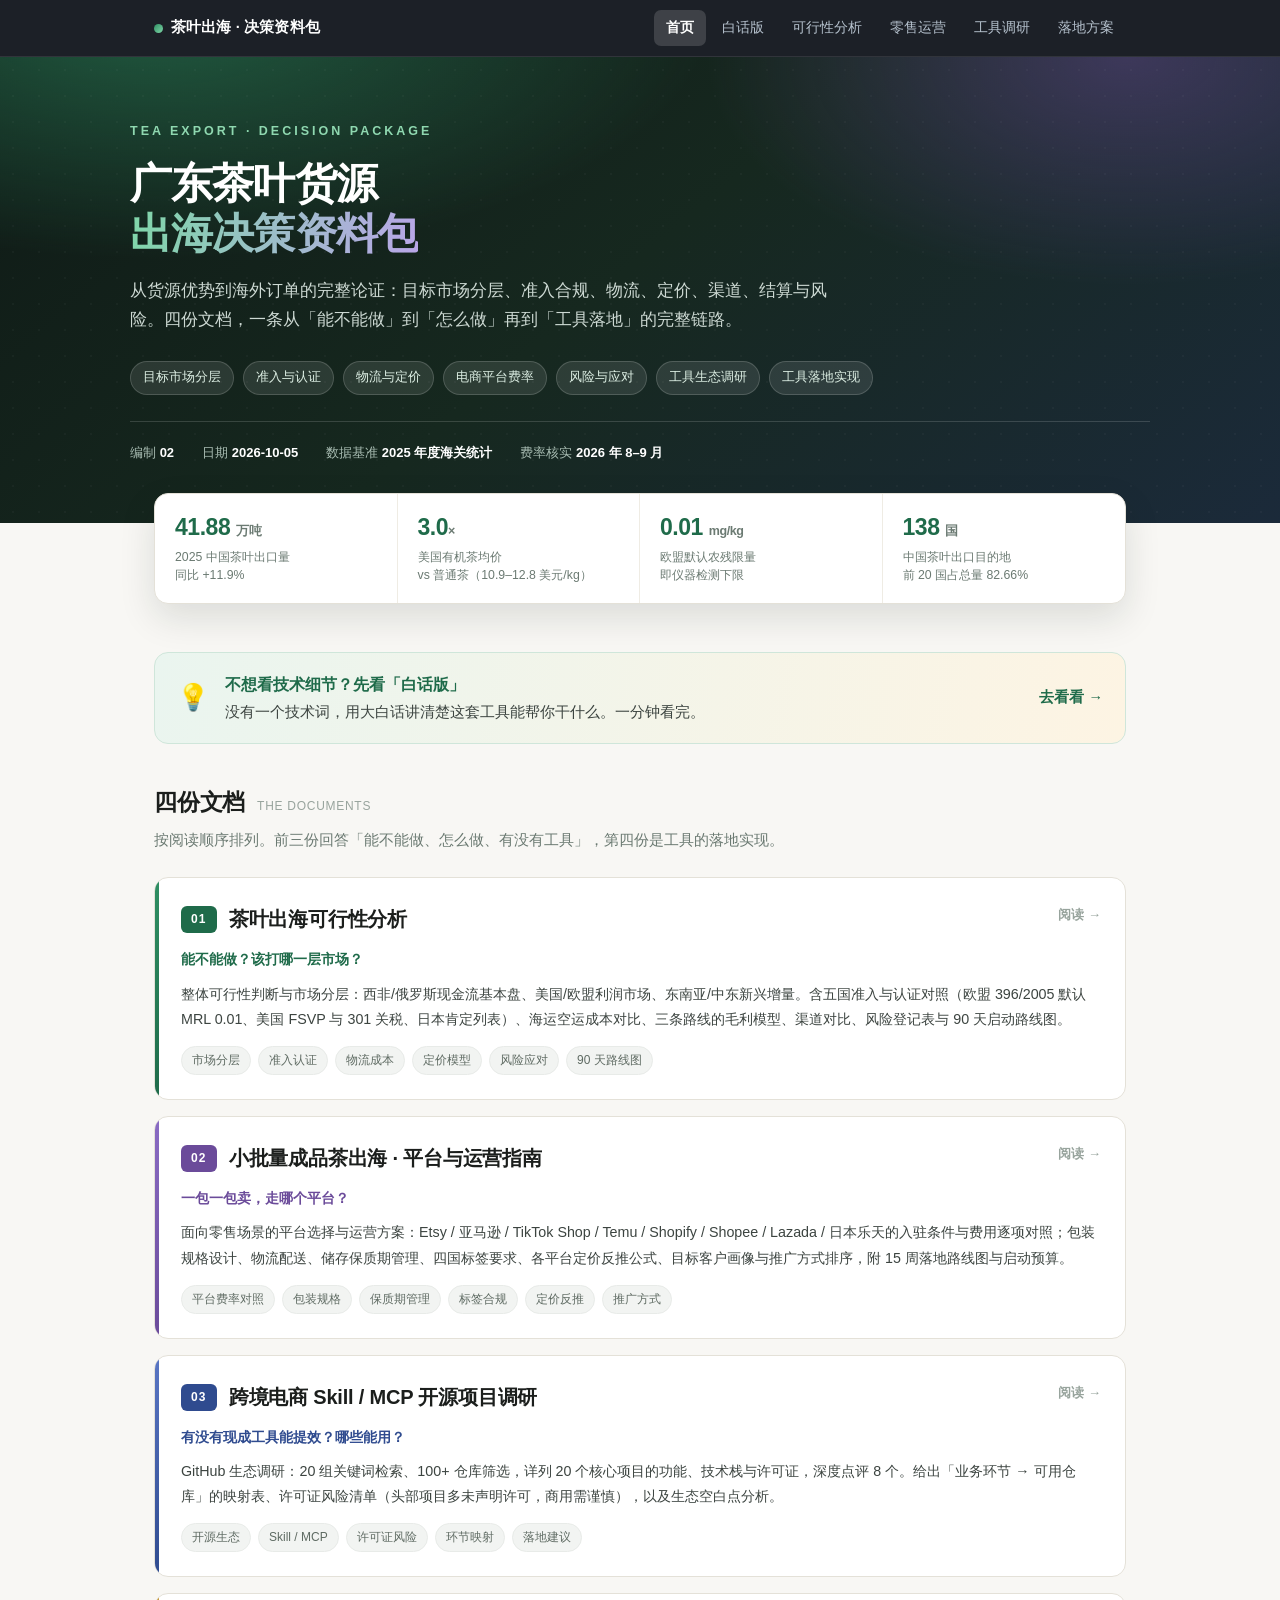
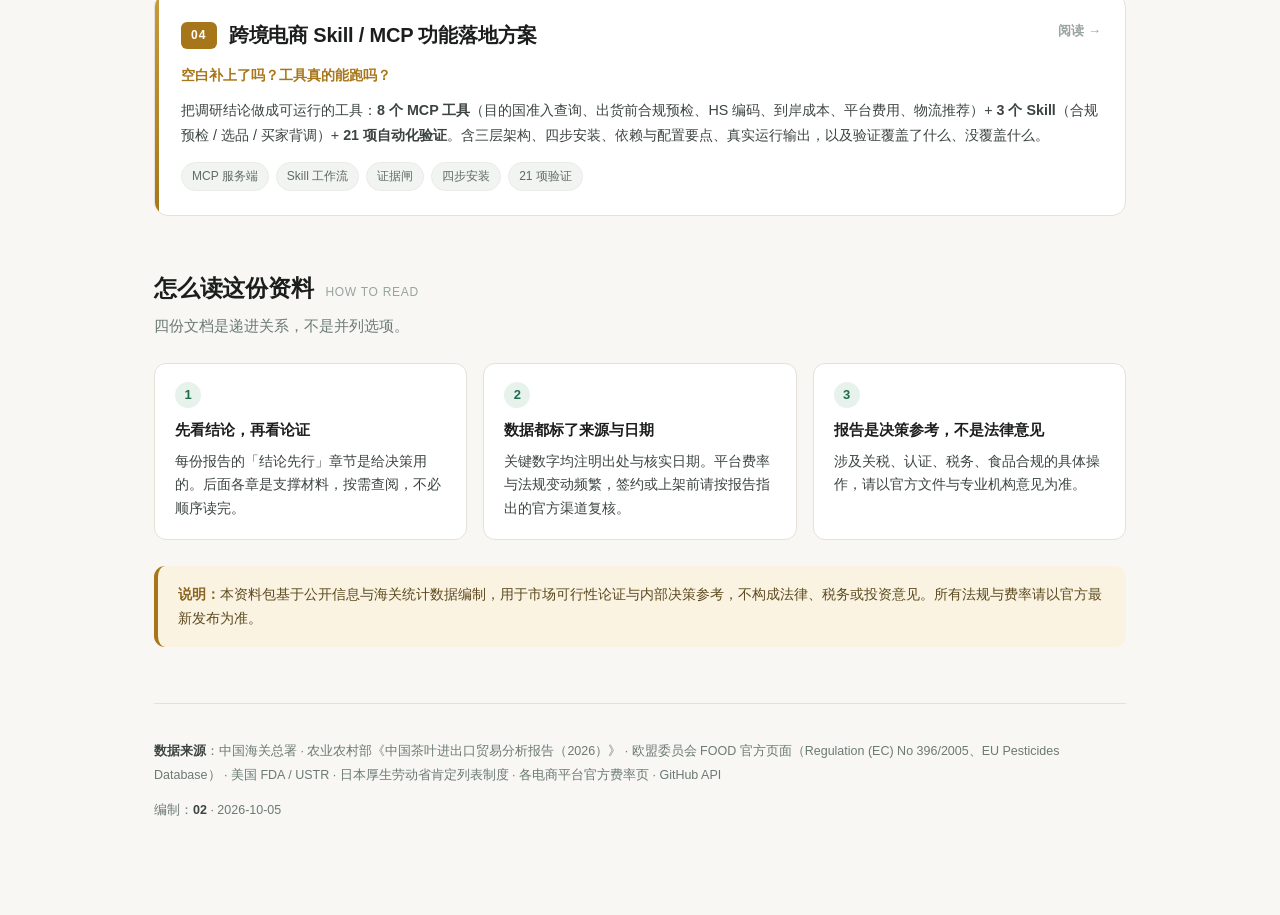
<file: index.html>
<!DOCTYPE html>
<html lang="zh-CN">
<head>
<meta charset="UTF-8">
<meta name="viewport" content="width=device-width, initial-scale=1.0">
<title>茶叶出海 · 决策资料包</title>
<meta name="description" content="广东茶叶货源出口海外市场的完整决策资料包：可行性分析、零售运营指南、工具生态调研。">
<link rel="stylesheet" href="assets/site.css">
<style>
  :root{
    --ink:#1b1e1c; --ink-2:#3c4440; --muted:#6b7a72; --faint:#98a49d;
    --bg:#f8f7f4; --card:#ffffff; --line:#e4e1d8; --line-2:#efece4;
    --green:#1f6b4a; --green-2:#2f8f63; --green-3:#e8f2ec;
    --gold:#a8761a; --gold-bg:#fbf3e2;
    --purple:#6b4b9a; --purple-bg:#f0ebf8;
    --indigo:#2f4b8f; --indigo-bg:#e9eefb;
  }
  *{box-sizing:border-box;}
  html{scroll-behavior:smooth;}
  body{
    margin:0; background:var(--bg); color:var(--ink);
    font-family:"Segoe UI","PingFang SC","Microsoft YaHei",-apple-system,sans-serif;
    font-size:15.5px; line-height:1.75; -webkit-font-smoothing:antialiased;
  }
  .wrap{max-width:1020px; margin:0 auto; padding:0 24px 80px;}

  /* Hero */
  .hero{
    background:
      radial-gradient(900px 400px at 12% -10%, rgba(47,143,99,.55), transparent 62%),
      radial-gradient(700px 380px at 88% 0%, rgba(107,75,154,.45), transparent 60%),
      linear-gradient(140deg,#0f1a16 0%,#16281f 48%,#1b2a3a 100%);
    color:#fff; padding:64px 24px 58px; position:relative; overflow:hidden;
  }
  .hero::after{
    content:""; position:absolute; inset:0;
    background-image:radial-gradient(rgba(255,255,255,.06) 1px, transparent 1px);
    background-size:26px 26px; opacity:.5; pointer-events:none;
  }
  .hero-in{max-width:1020px; margin:0 auto; position:relative; z-index:1;}
  .hero .kicker{
    font-size:12.5px; letter-spacing:.24em; text-transform:uppercase;
    color:#8fd8b0; font-weight:700; margin-bottom:16px;
  }
  .hero h1{
    font-size:42px; line-height:1.2; margin:0 0 16px; font-weight:700;
    letter-spacing:-.02em;
  }
  .hero h1 em{
    font-style:normal;
    background:linear-gradient(100deg,#7fd6a8,#b9a6e8);
    -webkit-background-clip:text; background-clip:text; color:transparent;
  }
  .hero p.sub{
    font-size:16.5px; color:#cdd9d3; margin:0 0 28px; max-width:700px; line-height:1.75;
  }
  .hero .chips{display:flex; flex-wrap:wrap; gap:9px; margin-bottom:26px;}
  .hero .chips span{
    font-size:12.5px; padding:5px 12px; border-radius:20px;
    background:rgba(255,255,255,.1); border:1px solid rgba(255,255,255,.16);
    color:#dceee3;
  }
  .hero .meta{
    display:flex; flex-wrap:wrap; gap:10px 28px; font-size:13px;
    color:#a9bdb3; border-top:1px solid rgba(255,255,255,.15); padding-top:20px;
  }
  .hero .meta b{color:#fff; font-weight:600;}

  /* Metrics */
  .metrics{
    display:grid; grid-template-columns:repeat(4,1fr); gap:0;
    background:var(--card); border:1px solid var(--line); border-radius:14px;
    margin:-30px auto 48px; overflow:hidden;
    box-shadow:0 14px 36px rgba(16,30,24,.12); position:relative; z-index:3;
  }
  .metric{padding:20px 20px 18px; border-right:1px solid var(--line-2);}
  .metric:last-child{border-right:none;}
  .metric .v{font-size:23px; font-weight:700; color:var(--green); letter-spacing:-.02em; line-height:1.2;}
  .metric .v small{font-size:12.5px; color:var(--muted); font-weight:600;}
  .metric .l{font-size:12.3px; color:var(--muted); margin-top:6px; line-height:1.5;}

  /* Section head */
  .sec-head{margin:0 0 6px; display:flex; align-items:baseline; gap:12px; flex-wrap:wrap;}
  .sec-head h2{font-size:23px; margin:0; font-weight:700; letter-spacing:-.01em;}
  .sec-head .en{font-size:12px; color:var(--faint); letter-spacing:.06em; font-weight:500;}
  .sec-desc{color:var(--muted); font-size:14.5px; margin:6px 0 24px; max-width:760px;}

  /* Report cards */
  .cards{display:grid; gap:16px;}
  .rc{
    display:block; text-decoration:none; color:inherit;
    background:var(--card); border:1px solid var(--line); border-radius:14px;
    padding:24px 26px; position:relative; overflow:hidden;
    transition:border-color .18s, box-shadow .18s, transform .18s;
  }
  .rc::before{
    content:""; position:absolute; left:0; top:0; bottom:0; width:4px;
  }
  .rc.r1::before{background:linear-gradient(180deg,#2f8f63,#1f6b4a);}
  .rc.r2::before{background:linear-gradient(180deg,#8a6cc4,#6b4b9a);}
  .rc.r3::before{background:linear-gradient(180deg,#5a76c4,#2f4b8f);}
  .rc.r4::before{background:linear-gradient(180deg,#c79a3a,#a8761a);}
  .rc:hover{border-color:#c4d0c8; box-shadow:0 12px 30px rgba(20,40,30,.09); transform:translateY(-2px);}
  .rc .top{display:flex; align-items:center; gap:12px; flex-wrap:wrap; margin-bottom:10px;}
  .rc .idx{
    font-size:12px; font-weight:700; letter-spacing:.1em;
    padding:3px 10px; border-radius:6px; color:#fff;
  }
  .rc.r1 .idx{background:#1f6b4a;}
  .rc.r2 .idx{background:#6b4b9a;}
  .rc.r3 .idx{background:#2f4b8f;}
  .rc.r4 .idx{background:#a8761a;}
  .rc h3{font-size:20px; margin:0; font-weight:700; letter-spacing:-.01em;}
  .rc .q{font-size:14px; color:var(--green); font-weight:600; margin:2px 0 10px;}
  .rc.r2 .q{color:var(--purple);}
  .rc.r3 .q{color:var(--indigo);}
  .rc.r4 .q{color:var(--gold);}
  .rc p{font-size:14.3px; color:var(--ink-2); margin:0 0 14px;}
  .rc .tags{display:flex; flex-wrap:wrap; gap:7px;}
  .rc .tags span{
    font-size:12px; padding:3px 10px; border-radius:16px;
    background:#f2f4f2; color:#5f6b63; border:1px solid #e8ebe8;
  }
  .rc .go{
    position:absolute; right:24px; top:26px; font-size:13px;
    color:var(--faint); font-weight:600;
  }
  .rc:hover .go{color:var(--green);}

  /* How to read */
  .grid3{display:grid; grid-template-columns:repeat(3,1fr); gap:16px; margin-top:18px;}
  .mini{background:var(--card); border:1px solid var(--line); border-radius:12px; padding:18px 20px;}
  .mini .n{
    width:26px; height:26px; border-radius:50%; background:var(--green-3);
    color:var(--green); font-weight:700; font-size:13px;
    display:flex; align-items:center; justify-content:center; margin-bottom:10px;
  }
  .mini h4{margin:0 0 6px; font-size:14.5px; font-weight:700;}
  .mini p{font-size:13.6px; color:var(--ink-2); margin:0;}

  /* Notice */
  .notice{
    background:var(--gold-bg); border-left:4px solid var(--gold);
    border-radius:11px; padding:16px 20px; margin-top:26px; font-size:14px; color:#5c4a1e;
  }
  .notice b{color:#8a6420;}

  /* Plain-guide banner */
  .plain-banner{
    display:flex; align-items:center; gap:16px; flex-wrap:wrap;
    background:linear-gradient(100deg,#eaf5ef,#fdf4e3);
    border:1.5px solid #cfe6da; border-radius:14px;
    padding:18px 22px; margin:0 0 38px;
    text-decoration:none; color:inherit;
    transition:border-color .18s, box-shadow .18s, transform .18s;
  }
  .plain-banner:hover{border-color:#a9d4be; box-shadow:0 10px 26px rgba(20,60,40,.09); transform:translateY(-2px); text-decoration:none;}
  .plain-banner .pb-ic{font-size:26px; flex:none;}
  .plain-banner .pb-tx{flex:1 1 320px; font-size:14.8px; color:var(--ink-2); line-height:1.7;}
  .plain-banner .pb-tx b{color:var(--green); font-size:16px; display:block; margin-bottom:2px;}
  .plain-banner .pb-go{font-size:14.5px; font-weight:700; color:var(--green); flex:none;}

  footer.site-foot{
    margin-top:56px; padding-top:24px; border-top:1px solid var(--line);
    font-size:12.5px; color:var(--muted); line-height:1.85;
  }
  footer.site-foot b{color:var(--ink-2);}

  @media (max-width:860px){
    .metrics{grid-template-columns:1fr 1fr;}
    .metric:nth-child(2){border-right:none;}
    .metric:nth-child(1),.metric:nth-child(2){border-bottom:1px solid var(--line-2);}
    .grid3{grid-template-columns:1fr;}
    .hero h1{font-size:31px;}
    .hero{padding:48px 20px 46px;}
    body{font-size:15px;}
    .rc .go{display:none;}
  }
</style>
</head>
<body>

<nav class="site-nav">
  <div class="site-nav-in">
    <a class="brand" href="index.html"><span class="dot"></span>茶叶出海 · 决策资料包</a>
    <div class="links">
      <a href="index.html" class="active">首页</a>
      <a href="reports/plain-guide.html">白话版</a>
      <a href="reports/feasibility.html">可行性分析</a>
      <a href="reports/dtc-playbook.html">零售运营</a>
      <a href="reports/skill-landscape.html">工具调研</a>
      <a href="reports/skill-mcp-implementation.html">落地方案</a>
    </div>
  </div>
</nav>

<header class="hero">
  <div class="hero-in">
    <div class="kicker">Tea Export · Decision Package</div>
    <h1>广东茶叶货源<br><em>出海决策资料包</em></h1>
    <p class="sub">从货源优势到海外订单的完整论证：目标市场分层、准入合规、物流、定价、渠道、结算与风险。四份文档，一条从「能不能做」到「怎么做」再到「工具落地」的完整链路。</p>
    <div class="chips">
      <span>目标市场分层</span>
      <span>准入与认证</span>
      <span>物流与定价</span>
      <span>电商平台费率</span>
      <span>风险与应对</span>
      <span>工具生态调研</span>
      <span>工具落地实现</span>
    </div>
    <div class="meta">
      <span>编制 <b>02</b></span>
      <span>日期 <b>2026-10-05</b></span>
      <span>数据基准 <b>2025 年度海关统计</b></span>
      <span>费率核实 <b>2026 年 8–9 月</b></span>
    </div>
  </div>
</header>

<div class="wrap">

  <div class="metrics">
    <div class="metric">
      <div class="v">41.88 <small>万吨</small></div>
      <div class="l">2025 中国茶叶出口量<br>同比 +11.9%</div>
    </div>
    <div class="metric">
      <div class="v">3.0<small>×</small></div>
      <div class="l">美国有机茶均价<br>vs 普通茶（10.9–12.8 美元/kg）</div>
    </div>
    <div class="metric">
      <div class="v">0.01 <small>mg/kg</small></div>
      <div class="l">欧盟默认农残限量<br>即仪器检测下限</div>
    </div>
    <div class="metric">
      <div class="v">138 <small>国</small></div>
      <div class="l">中国茶叶出口目的地<br>前 20 国占总量 82.66%</div>
    </div>
  </div>

  <a class="plain-banner" href="reports/plain-guide.html">
    <span class="pb-ic">💡</span>
    <span class="pb-tx">
      <b>不想看技术细节？先看「白话版」</b>
      没有一个技术词，用大白话讲清楚这套工具能帮你干什么。一分钟看完。
    </span>
    <span class="pb-go">去看看 →</span>
  </a>

  <div class="sec-head">
    <h2>四份文档</h2><span class="en">THE DOCUMENTS</span>
  </div>
  <p class="sec-desc">按阅读顺序排列。前三份回答「能不能做、怎么做、有没有工具」，第四份是工具的落地实现。</p>

  <div class="cards">

    <a class="rc r1" href="reports/feasibility.html">
      <div class="go">阅读 →</div>
      <div class="top">
        <span class="idx">01</span>
        <h3>茶叶出海可行性分析</h3>
      </div>
      <div class="q">能不能做？该打哪一层市场？</div>
      <p>整体可行性判断与市场分层：西非/俄罗斯现金流基本盘、美国/欧盟利润市场、东南亚/中东新兴增量。含五国准入与认证对照（欧盟 396/2005 默认 MRL 0.01、美国 FSVP 与 301 关税、日本肯定列表）、海运空运成本对比、三条路线的毛利模型、渠道对比、风险登记表与 90 天启动路线图。</p>
      <div class="tags">
        <span>市场分层</span><span>准入认证</span><span>物流成本</span><span>定价模型</span><span>风险应对</span><span>90 天路线图</span>
      </div>
    </a>

    <a class="rc r2" href="reports/dtc-playbook.html">
      <div class="go">阅读 →</div>
      <div class="top">
        <span class="idx">02</span>
        <h3>小批量成品茶出海 · 平台与运营指南</h3>
      </div>
      <div class="q">一包一包卖，走哪个平台？</div>
      <p>面向零售场景的平台选择与运营方案：Etsy / 亚马逊 / TikTok Shop / Temu / Shopify / Shopee / Lazada / 日本乐天的入驻条件与费用逐项对照；包装规格设计、物流配送、储存保质期管理、四国标签要求、各平台定价反推公式、目标客户画像与推广方式排序，附 15 周落地路线图与启动预算。</p>
      <div class="tags">
        <span>平台费率对照</span><span>包装规格</span><span>保质期管理</span><span>标签合规</span><span>定价反推</span><span>推广方式</span>
      </div>
    </a>

    <a class="rc r3" href="reports/skill-landscape.html">
      <div class="go">阅读 →</div>
      <div class="top">
        <span class="idx">03</span>
        <h3>跨境电商 Skill / MCP 开源项目调研</h3>
      </div>
      <div class="q">有没有现成工具能提效？哪些能用？</div>
      <p>GitHub 生态调研：20 组关键词检索、100+ 仓库筛选，详列 20 个核心项目的功能、技术栈与许可证，深度点评 8 个。给出「业务环节 → 可用仓库」的映射表、许可证风险清单（头部项目多未声明许可，商用需谨慎），以及生态空白点分析。</p>
      <div class="tags">
        <span>开源生态</span><span>Skill / MCP</span><span>许可证风险</span><span>环节映射</span><span>落地建议</span>
      </div>
    </a>

    <a class="rc r4" href="reports/skill-mcp-implementation.html">
      <div class="go">阅读 →</div>
      <div class="top">
        <span class="idx">04</span>
        <h3>跨境电商 Skill / MCP 功能落地方案</h3>
      </div>
      <div class="q">空白补上了吗？工具真的能跑吗？</div>
      <p>把调研结论做成可运行的工具：<strong>8 个 MCP 工具</strong>（目的国准入查询、出货前合规预检、HS 编码、到岸成本、平台费用、物流推荐）+ <strong>3 个 Skill</strong>（合规预检 / 选品 / 买家背调）+ <strong>21 项自动化验证</strong>。含三层架构、四步安装、依赖与配置要点、真实运行输出，以及验证覆盖了什么、没覆盖什么。</p>
      <div class="tags">
        <span>MCP 服务端</span><span>Skill 工作流</span><span>证据闸</span><span>四步安装</span><span>21 项验证</span>
      </div>
    </a>

  </div>

  <div class="sec-head" style="margin-top:52px">
    <h2>怎么读这份资料</h2><span class="en">HOW TO READ</span>
  </div>
  <p class="sec-desc">四份文档是递进关系，不是并列选项。</p>

  <div class="grid3">
    <div class="mini">
      <div class="n">1</div>
      <h4>先看结论，再看论证</h4>
      <p>每份报告的「结论先行」章节是给决策用的。后面各章是支撑材料，按需查阅，不必顺序读完。</p>
    </div>
    <div class="mini">
      <div class="n">2</div>
      <h4>数据都标了来源与日期</h4>
      <p>关键数字均注明出处与核实日期。平台费率与法规变动频繁，签约或上架前请按报告指出的官方渠道复核。</p>
    </div>
    <div class="mini">
      <div class="n">3</div>
      <h4>报告是决策参考，不是法律意见</h4>
      <p>涉及关税、认证、税务、食品合规的具体操作，请以官方文件与专业机构意见为准。</p>
    </div>
  </div>

  <div class="notice">
    <b>说明：</b>本资料包基于公开信息与海关统计数据编制，用于市场可行性论证与内部决策参考，不构成法律、税务或投资意见。所有法规与费率请以官方最新发布为准。
  </div>

  <footer class="site-foot">
    <p><b>数据来源</b>：中国海关总署 · 农业农村部《中国茶叶进出口贸易分析报告（2026）》 · 欧盟委员会 FOOD 官方页面（Regulation (EC) No 396/2005、EU Pesticides Database） · 美国 FDA / USTR · 日本厚生劳动省肯定列表制度 · 各电商平台官方费率页 · GitHub API</p>
    <p style="margin-top:10px">编制：<b>02</b> · 2026-10-05</p>
  </footer>

</div>
</body>
</html>
</file>
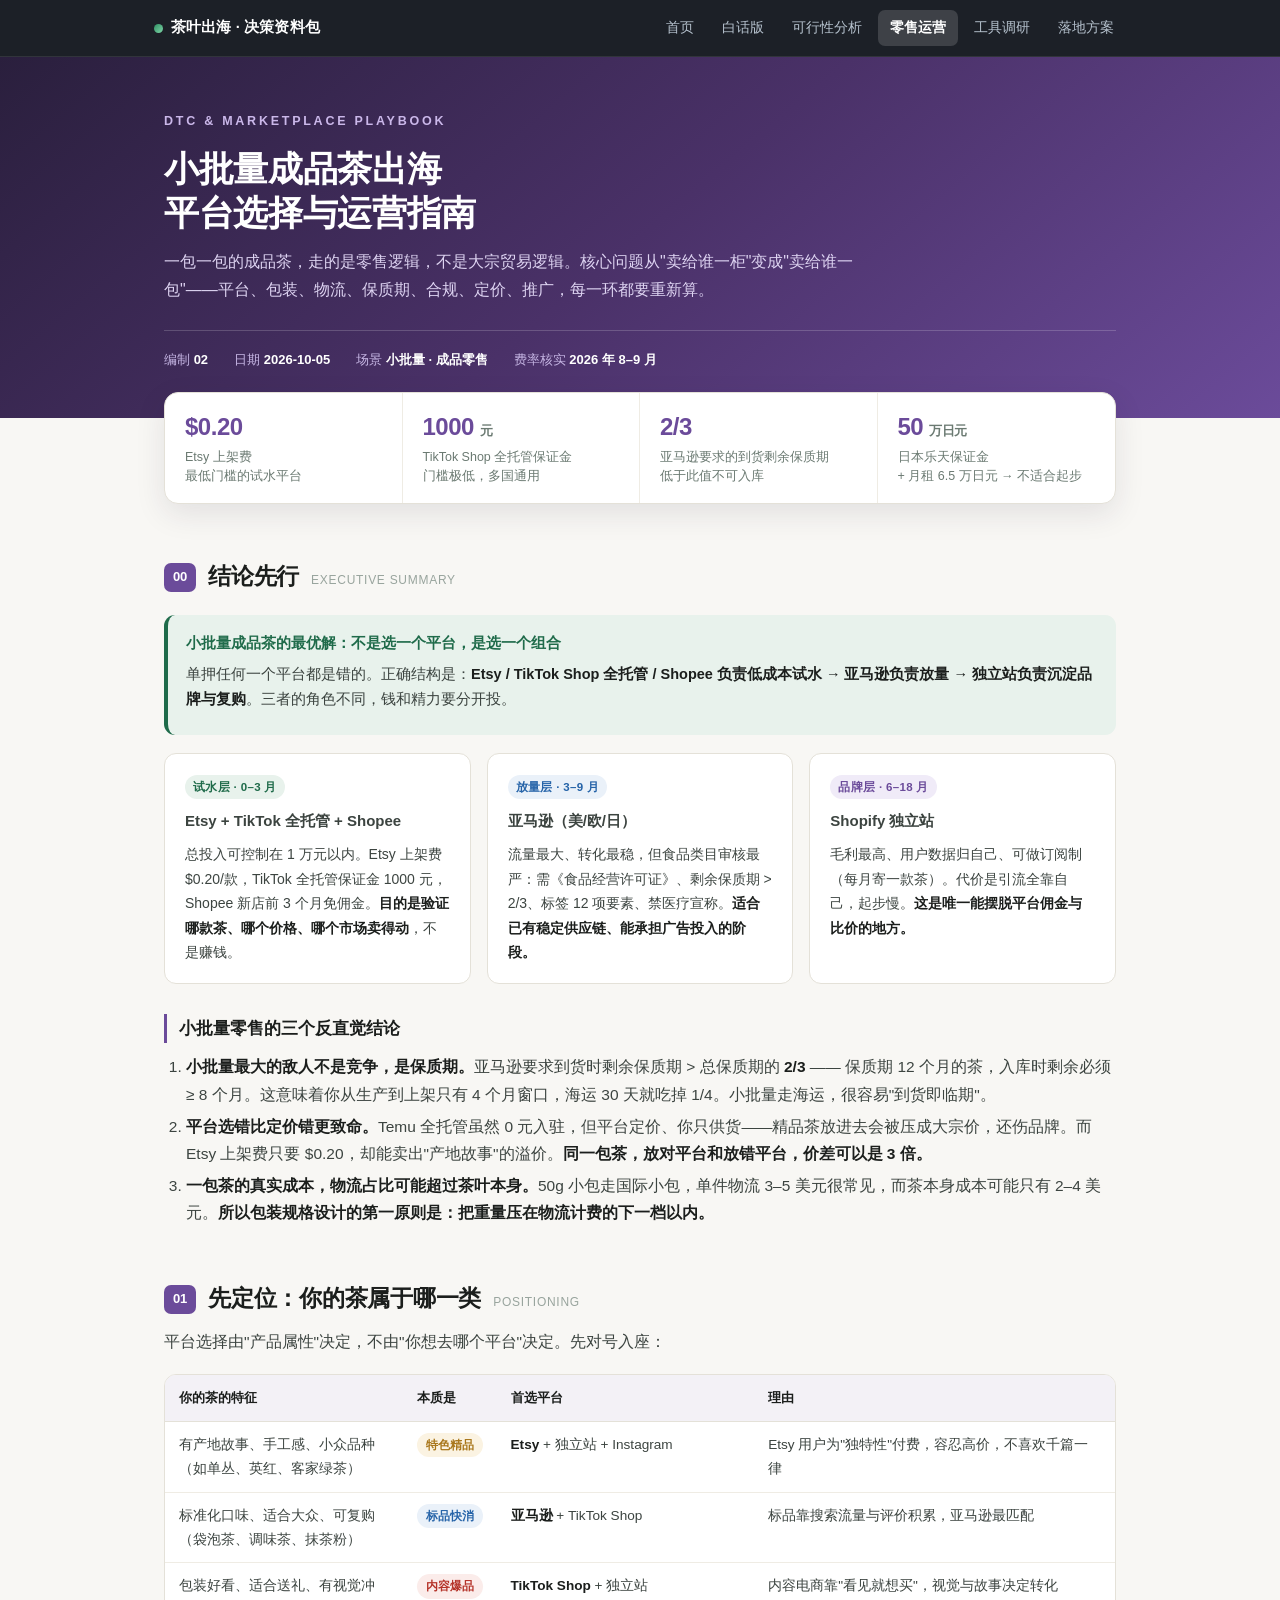
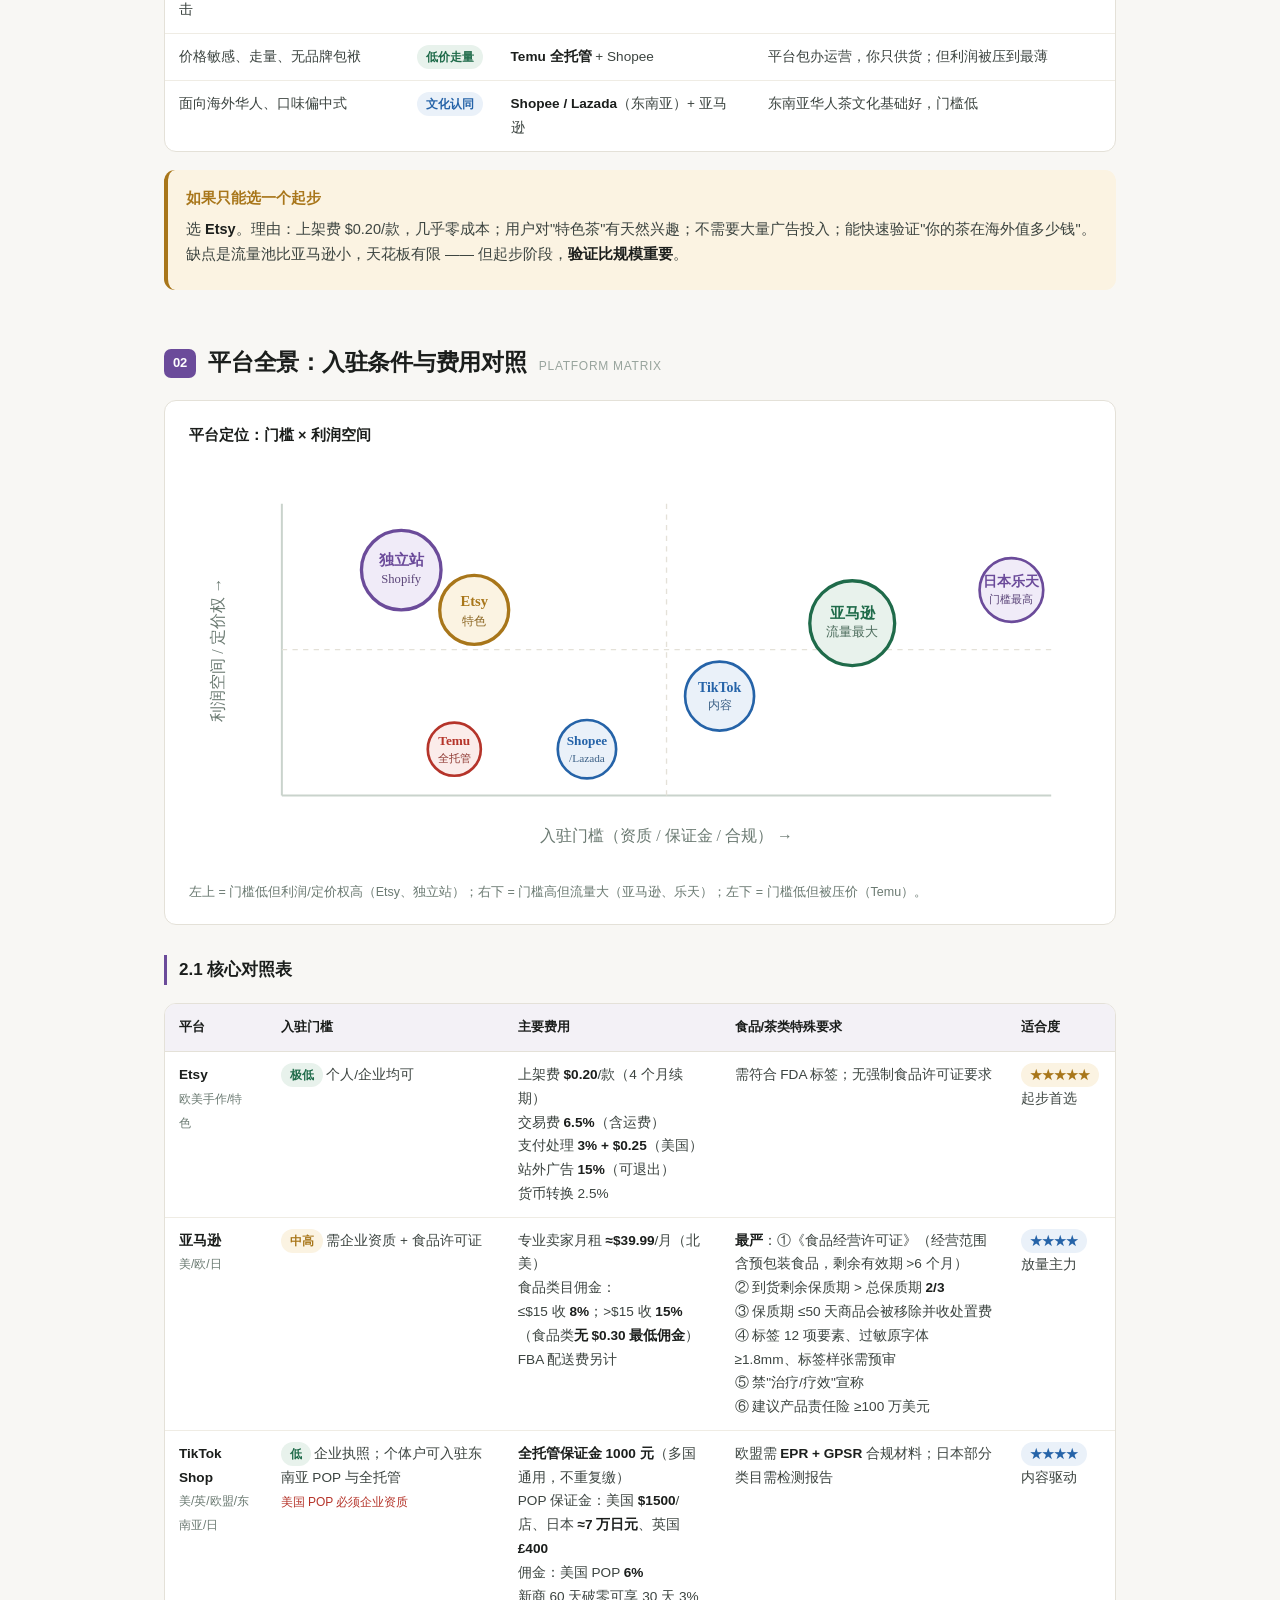
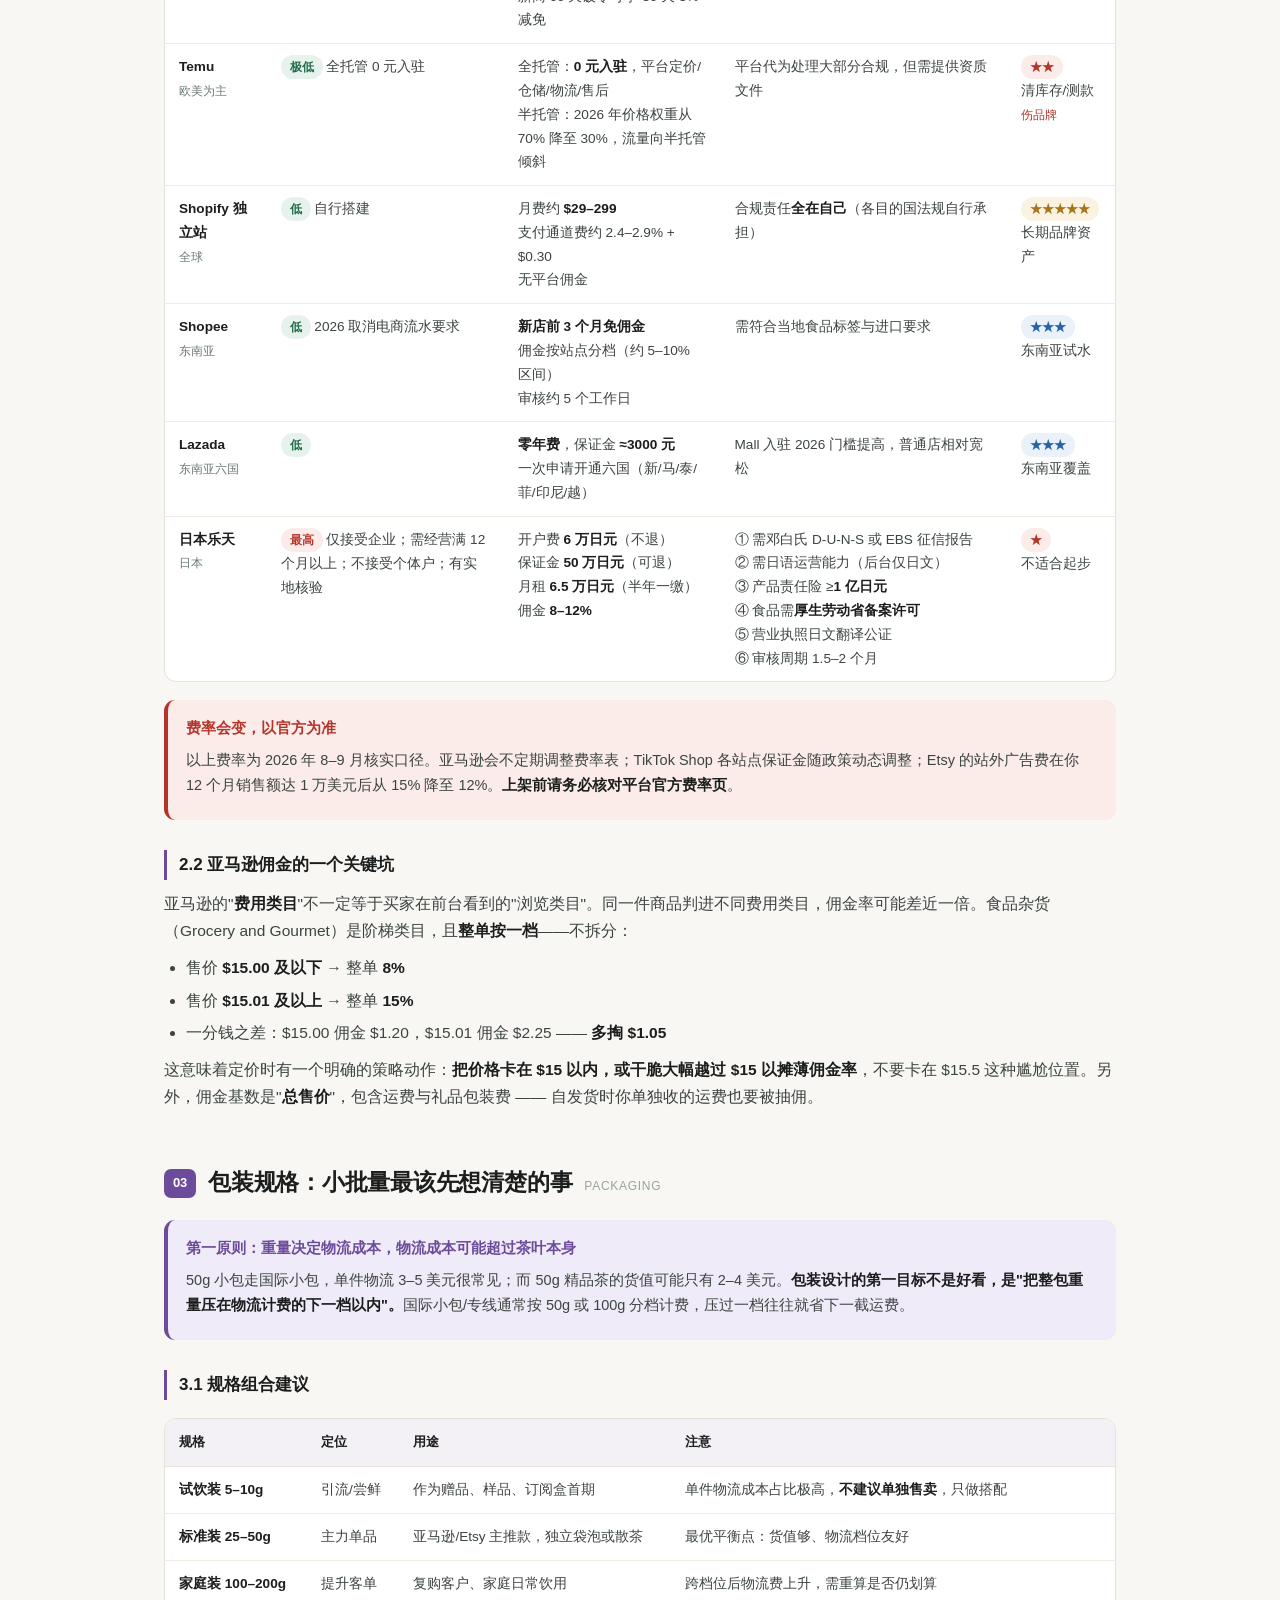
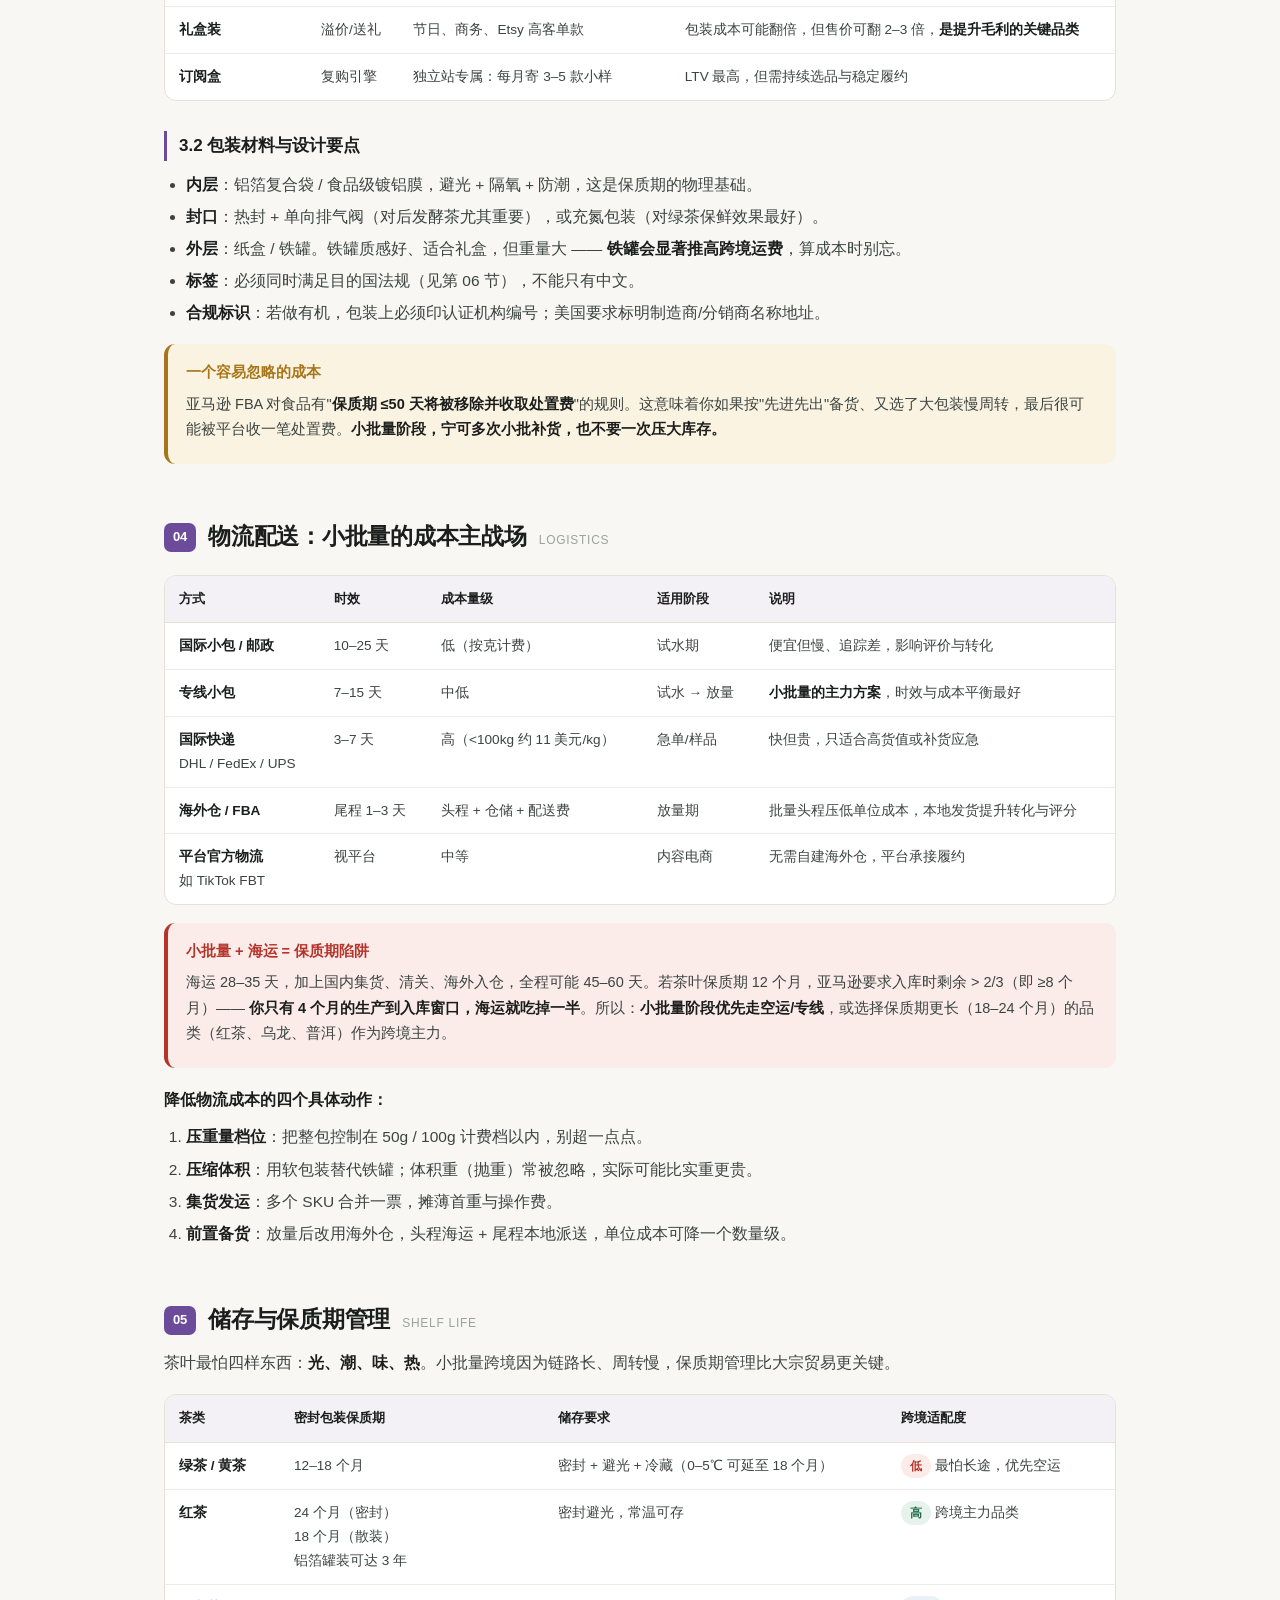
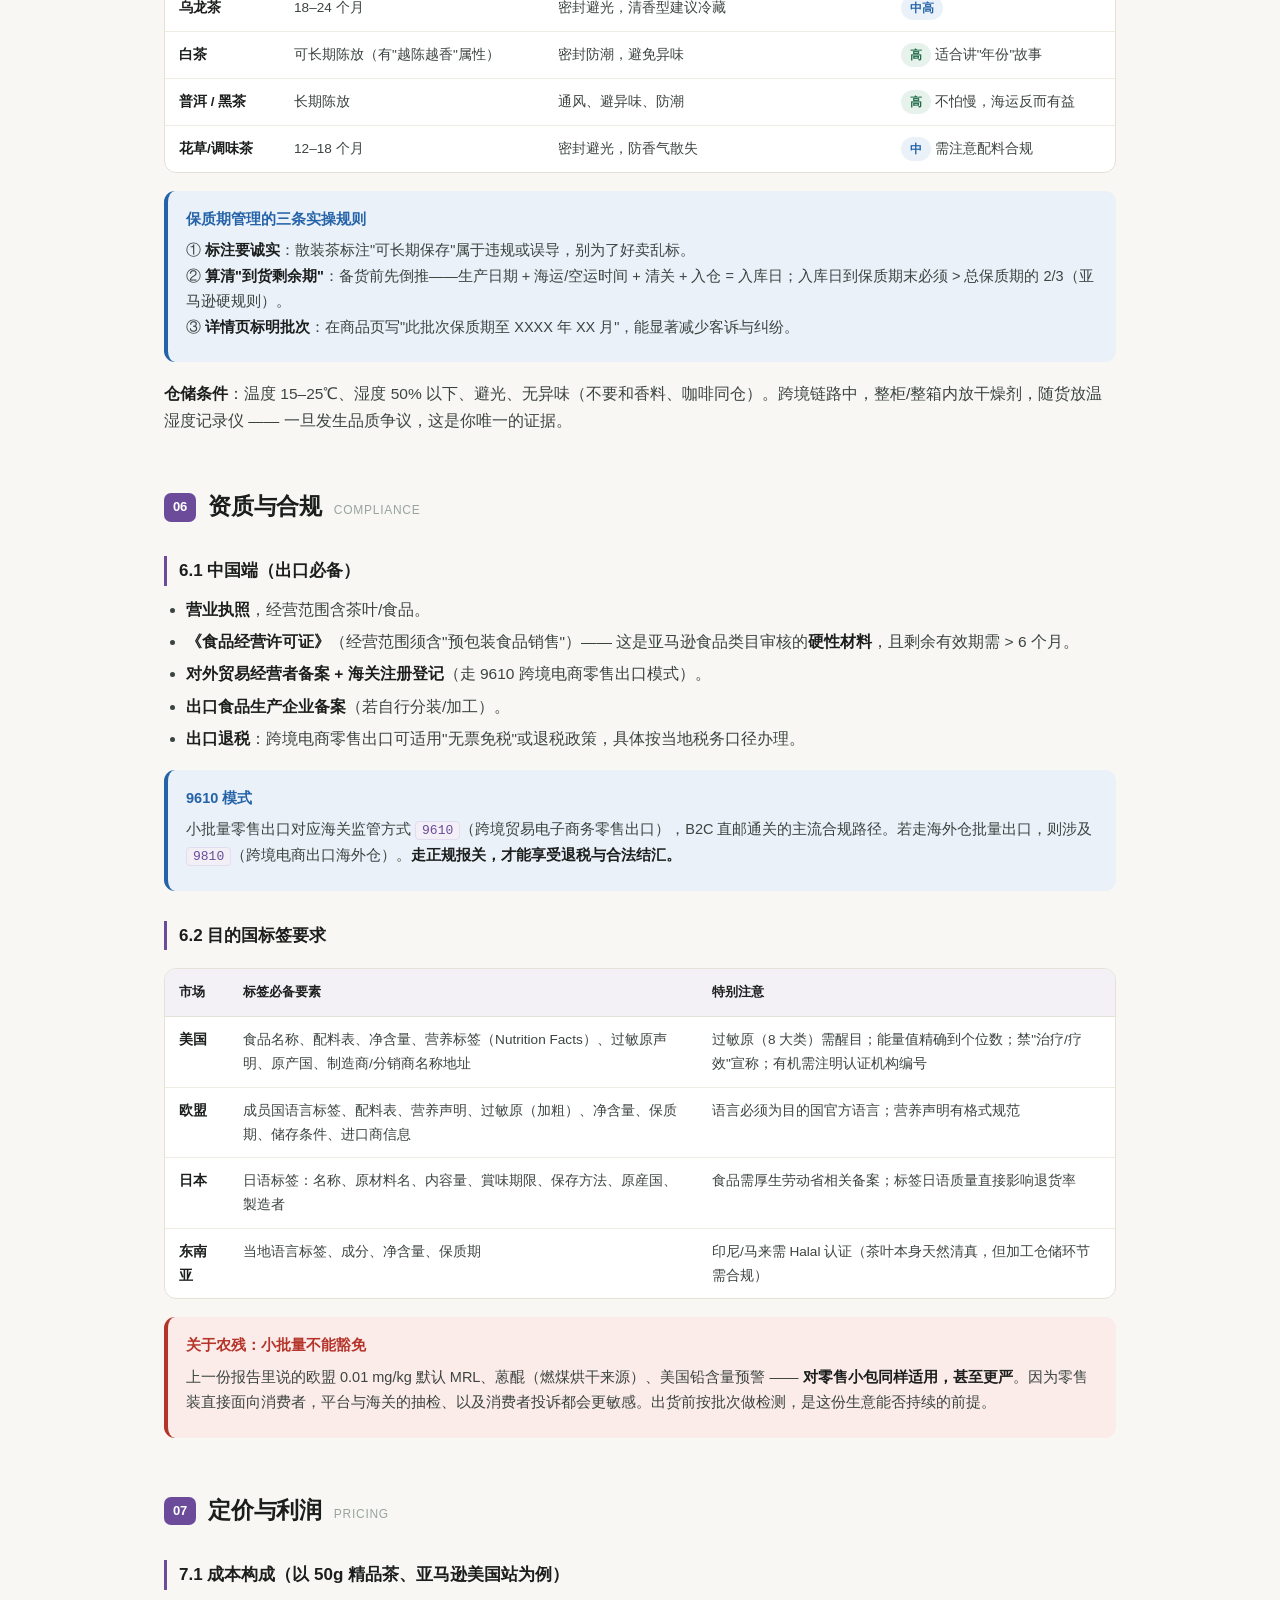
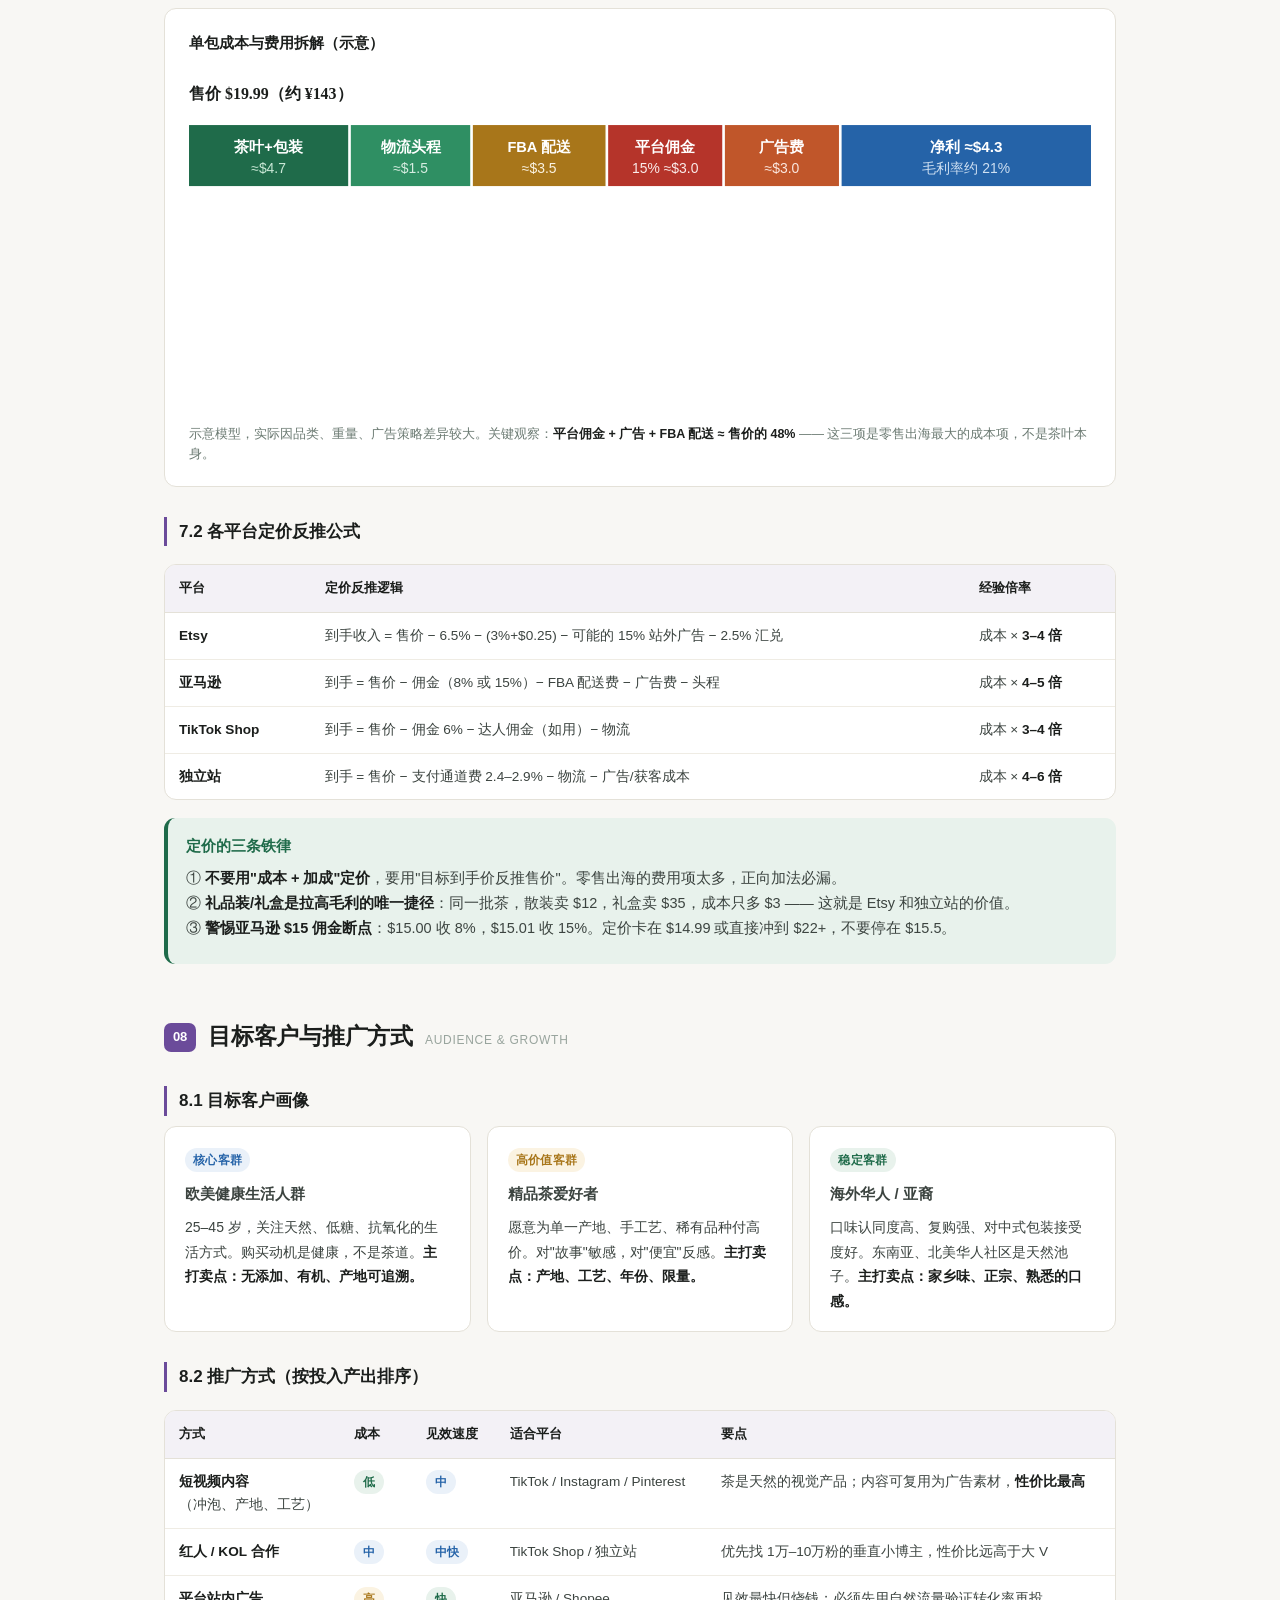
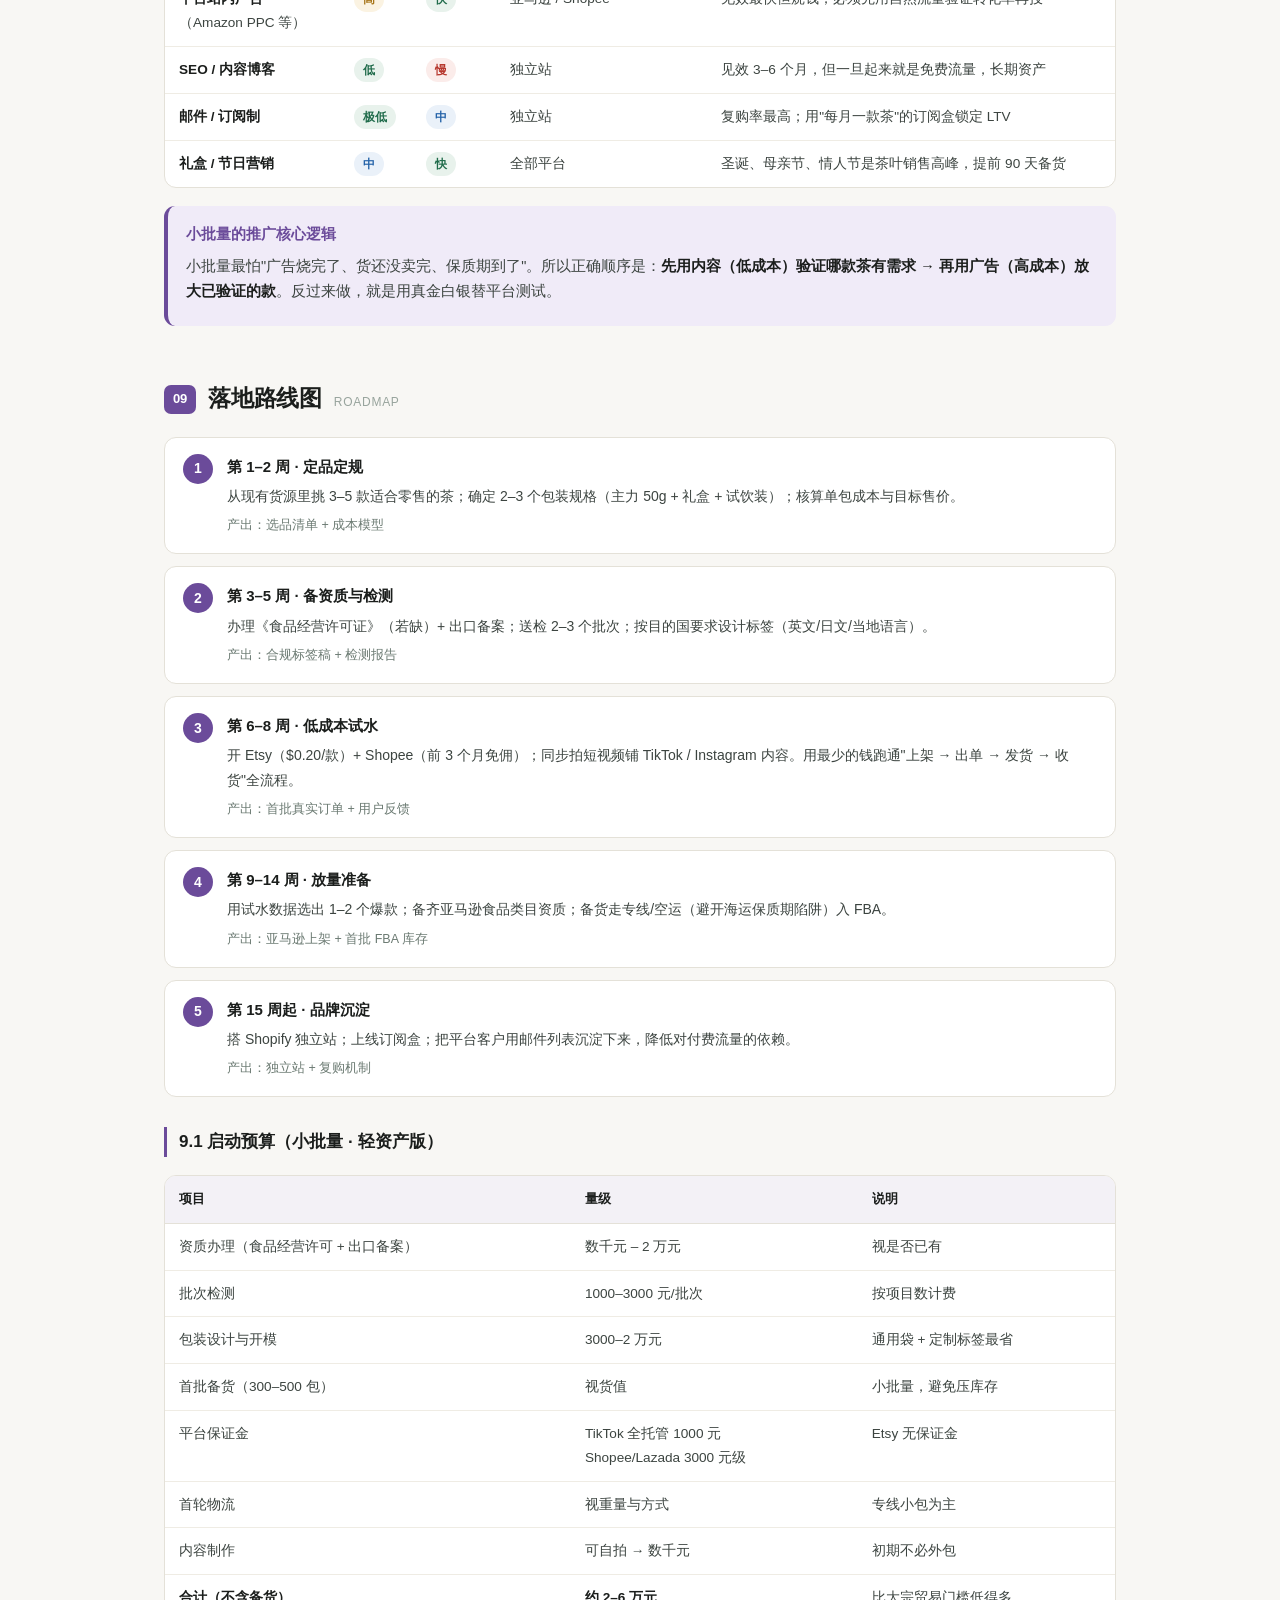
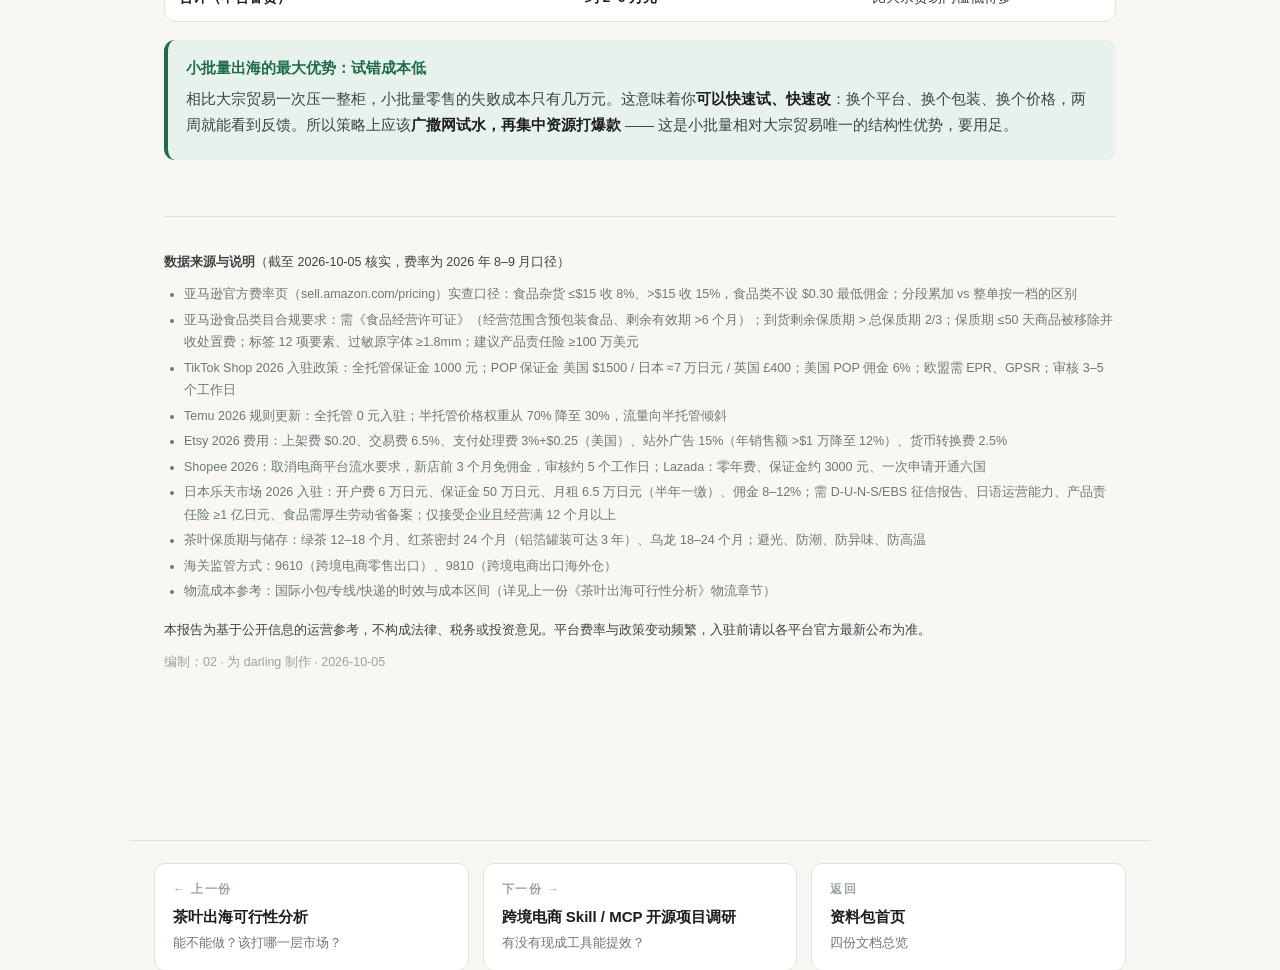
<file: reports/dtc-playbook.html>
<!DOCTYPE html>
<html lang="zh-CN">
<head>
<meta charset="UTF-8">
<meta name="viewport" content="width=device-width, initial-scale=1.0">
<title>小批量成品茶出海 · 平台选择与运营指南</title>
<style>
  :root{
    --ink:#1b1e1c; --ink-2:#3c4440; --muted:#6b7a72; --faint:#98a49d;
    --bg:#f8f7f4; --card:#ffffff; --line:#e4e1d8; --line-2:#efece4;
    --green:#1f6b4a; --green-2:#2f8f63; --green-3:#e8f2ec;
    --gold:#a8761a; --gold-bg:#fbf3e2;
    --red:#b5342a; --red-bg:#fbecea;
    --blue:#2563a8; --blue-bg:#eaf1f9;
    --purple:#6b4b9a; --purple-bg:#f0ebf8;
  }
  *{box-sizing:border-box;}
  html{scroll-behavior:smooth;}
  body{
    margin:0; background:var(--bg); color:var(--ink);
    font-family:"Segoe UI","PingFang SC","Microsoft YaHei",-apple-system,sans-serif;
    font-size:15.5px; line-height:1.75; -webkit-font-smoothing:antialiased;
  }
  .wrap{max-width:1000px; margin:0 auto; padding:0 24px 100px;}

  header.hero{
    background:linear-gradient(140deg,#2a1f3d 0%,#4a3168 50%,#6b4b9a 100%);
    color:#fff; padding:54px 24px 46px;
  }
  .hero-in{max-width:1000px; margin:0 auto; padding:0 24px;}
  .hero .kicker{font-size:12.5px; letter-spacing:.22em; text-transform:uppercase; color:#cbb8ea; font-weight:600; margin-bottom:14px;}
  .hero h1{font-size:35px; line-height:1.25; margin:0 0 14px; font-weight:700; letter-spacing:-.01em;}
  .hero p.sub{font-size:16px; color:#ded4f2; margin:0 0 26px; max-width:740px;}
  .hero .meta{display:flex; flex-wrap:wrap; gap:10px 26px; font-size:13px; color:#c6b6e4; border-top:1px solid rgba(255,255,255,.18); padding-top:18px;}
  .hero .meta b{color:#fff; font-weight:600;}

  .metrics{display:grid; grid-template-columns:repeat(4,1fr); background:var(--card); border:1px solid var(--line); border-radius:14px; margin:-26px auto 40px; overflow:hidden; box-shadow:0 10px 30px rgba(40,30,60,.1); position:relative; z-index:2;}
  .metric{padding:20px 20px 18px; border-right:1px solid var(--line-2);}
  .metric:last-child{border-right:none;}
  .metric .v{font-size:24px; font-weight:700; color:var(--purple); letter-spacing:-.02em; line-height:1.2;}
  .metric .v small{font-size:13px; color:var(--muted); font-weight:600;}
  .metric .l{font-size:12.5px; color:var(--muted); margin-top:6px; line-height:1.5;}

  section{margin:44px 0 0;}
  h2{font-size:23px; margin:0 0 6px; padding-top:8px; font-weight:700; letter-spacing:-.01em; display:flex; align-items:baseline; gap:12px;}
  h2 .num{font-size:13px; color:#fff; background:var(--purple); border-radius:7px; padding:3px 9px; font-weight:700; flex:none; transform:translateY(-3px);}
  h2 .en{font-size:12px; color:var(--faint); font-weight:500; letter-spacing:.06em;}
  h3{font-size:17px; margin:30px 0 10px; font-weight:700; padding-left:12px; border-left:3px solid var(--purple);}
  h4{font-size:15px; margin:20px 0 8px; font-weight:700; color:var(--ink-2);}
  p{margin:10px 0; color:var(--ink-2);}
  ul,ol{margin:10px 0; padding-left:22px; color:var(--ink-2);}
  li{margin:5px 0;}
  strong{color:var(--ink); font-weight:700;}
  code{background:#f2eff7; border:1px solid #e2dcf0; border-radius:4px; padding:1px 6px; font-size:13px; font-family:"Cascadia Code",Consolas,monospace; color:var(--purple);}

  .card{background:var(--card); border:1px solid var(--line); border-radius:12px; padding:22px 24px; margin:18px 0;}
  .grid2{display:grid; grid-template-columns:1fr 1fr; gap:16px;}
  .grid3{display:grid; grid-template-columns:repeat(3,1fr); gap:16px;}
  .mini{background:var(--card); border:1px solid var(--line); border-radius:12px; padding:18px 20px;}
  .mini h4{margin:0 0 8px; font-size:15px;}
  .mini p{font-size:14px; margin:6px 0 0;}
  .mini .tag{display:inline-block; font-size:11.5px; font-weight:700; padding:2px 8px; border-radius:20px; margin-bottom:9px; letter-spacing:.03em;}
  .t-green{background:var(--green-3); color:var(--green);}
  .t-blue{background:var(--blue-bg); color:var(--blue);}
  .t-gold{background:var(--gold-bg); color:var(--gold);}
  .t-red{background:var(--red-bg); color:var(--red);}
  .t-purple{background:var(--purple-bg); color:var(--purple);}

  .callout{border-radius:11px; padding:16px 20px 16px 18px; margin:18px 0; border-left:4px solid; font-size:14.5px;}
  .callout p{margin:6px 0;}
  .callout .h{font-weight:700; margin-bottom:4px; font-size:14.5px;}
  .c-verdict{background:var(--green-3); border-color:var(--green);}
  .c-verdict .h{color:var(--green);}
  .c-warn{background:var(--red-bg); border-color:var(--red);}
  .c-warn .h{color:var(--red);}
  .c-note{background:var(--gold-bg); border-color:var(--gold);}
  .c-note .h{color:var(--gold);}
  .c-info{background:var(--blue-bg); border-color:var(--blue);}
  .c-info .h{color:var(--blue);}
  .c-purple{background:var(--purple-bg); border-color:var(--purple);}
  .c-purple .h{color:var(--purple);}

  .tbl-wrap{overflow-x:auto; margin:18px 0; border:1px solid var(--line); border-radius:12px; background:var(--card);}
  table{border-collapse:collapse; width:100%; font-size:13.6px; min-width:680px;}
  thead th{background:#f3f1f6; color:var(--ink); text-align:left; font-weight:700; padding:12px 14px; border-bottom:1.5px solid var(--line); white-space:nowrap; font-size:13px;}
  tbody td{padding:11px 14px; border-bottom:1px solid var(--line-2); vertical-align:top; color:var(--ink-2);}
  tbody tr:last-child td{border-bottom:none;}
  tbody tr:hover{background:#faf9fc;}
  td strong{color:var(--ink);}
  .pill{display:inline-block; font-size:11.5px; font-weight:700; padding:2px 9px; border-radius:20px; white-space:nowrap;}
  .p1{background:var(--green-3); color:var(--green);}
  .p2{background:var(--blue-bg); color:var(--blue);}
  .p3{background:var(--gold-bg); color:var(--gold);}
  .p4{background:var(--red-bg); color:var(--red);}
  .num-cell{font-variant-numeric:tabular-nums;}

  .chart-box{background:var(--card); border:1px solid var(--line); border-radius:12px; padding:22px 24px; margin:18px 0;}
  .chart-box .cap{font-size:12.5px; color:var(--muted); margin-top:12px; line-height:1.6;}
  .chart-box .ttl{font-size:14.5px; font-weight:700; margin-bottom:16px; color:var(--ink);}

  .steps{counter-reset:s; margin:18px 0;}
  .step{position:relative; padding:16px 20px 16px 62px; background:var(--card); border:1px solid var(--line); border-radius:12px; margin-bottom:12px;}
  .step::before{counter-increment:s; content:counter(s); position:absolute; left:18px; top:16px; width:30px; height:30px; background:var(--purple); color:#fff; border-radius:50%; display:flex; align-items:center; justify-content:center; font-weight:700; font-size:14px;}
  .step .st{font-weight:700; font-size:15px; margin-bottom:4px;}
  .step .sd{font-size:14px; color:var(--ink-2);}
  .step .sw{font-size:12.5px; color:var(--muted); margin-top:7px;}

  .check{list-style:none; padding-left:0;}
  .check li{padding-left:26px; position:relative; margin:7px 0; font-size:14.5px;}
  .check li::before{content:"☐"; position:absolute; left:0; top:0; color:var(--purple); font-size:15px; font-weight:700;}

  footer{margin-top:56px; padding-top:24px; border-top:1px solid var(--line); font-size:12.5px; color:var(--muted); line-height:1.8;}
  footer b{color:var(--ink-2);}
  .src-list{font-size:12.5px; color:var(--muted); padding-left:20px;}
  .src-list li{margin:3px 0;}

  @media (max-width:820px){
    .metrics{grid-template-columns:1fr 1fr;}
    .metric:nth-child(2){border-right:none;}
    .metric:nth-child(1),.metric:nth-child(2){border-bottom:1px solid var(--line-2);}
    .grid2,.grid3{grid-template-columns:1fr;}
    .hero h1{font-size:27px;}
    body{font-size:15px;}
  }
</style>
<link rel="stylesheet" href="../assets/site.css">
</head>
<body>

<nav class="site-nav">
  <div class="site-nav-in">
    <a class="brand" href="../index.html"><span class="dot"></span>茶叶出海 · 决策资料包</a>
    <div class="links">
      <a href="../index.html">首页</a>
      <a href="plain-guide.html">白话版</a>
      <a href="feasibility.html">可行性分析</a>
      <a href="dtc-playbook.html" class="active">零售运营</a>
      <a href="skill-landscape.html">工具调研</a>
      <a href="skill-mcp-implementation.html">落地方案</a>

    </div>
  </div>
</nav>


<header class="hero">
  <div class="hero-in">
    <div class="kicker">DTC &amp; Marketplace Playbook</div>
    <h1>小批量成品茶出海<br>平台选择与运营指南</h1>
    <p class="sub">一包一包的成品茶，走的是零售逻辑，不是大宗贸易逻辑。核心问题从"卖给谁一柜"变成"卖给谁一包"——平台、包装、物流、保质期、合规、定价、推广，每一环都要重新算。</p>
    <div class="meta">
      <span>编制 <b>02</b></span>
      <span>日期 <b>2026-10-05</b></span>
      <span>场景 <b>小批量 · 成品零售</b></span>
      <span>费率核实 <b>2026 年 8–9 月</b></span>
    </div>
  </div>
</header>

<div class="wrap">

  <div class="metrics">
    <div class="metric">
      <div class="v">$0.20</div>
      <div class="l">Etsy 上架费<br>最低门槛的试水平台</div>
    </div>
    <div class="metric">
      <div class="v">1000 <small>元</small></div>
      <div class="l">TikTok Shop 全托管保证金<br>门槛极低，多国通用</div>
    </div>
    <div class="metric">
      <div class="v">2/3</div>
      <div class="l">亚马逊要求的到货剩余保质期<br>低于此值不可入库</div>
    </div>
    <div class="metric">
      <div class="v">50 <small>万日元</small></div>
      <div class="l">日本乐天保证金<br>+ 月租 6.5 万日元 → 不适合起步</div>
    </div>
  </div>

  <!-- 0 -->
  <section id="s0">
    <h2><span class="num">00</span>结论先行 <span class="en">EXECUTIVE SUMMARY</span></h2>

    <div class="callout c-verdict">
      <div class="h">小批量成品茶的最优解：不是选一个平台，是选一个组合</div>
      <p>单押任何一个平台都是错的。正确结构是：<strong>Etsy / TikTok Shop 全托管 / Shopee 负责低成本试水 → 亚马逊负责放量 → 独立站负责沉淀品牌与复购</strong>。三者的角色不同，钱和精力要分开投。</p>
    </div>

    <div class="grid3">
      <div class="mini">
        <span class="tag t-green">试水层 · 0–3 月</span>
        <h4>Etsy + TikTok 全托管 + Shopee</h4>
        <p>总投入可控制在 1 万元以内。Etsy 上架费 $0.20/款，TikTok 全托管保证金 1000 元，Shopee 新店前 3 个月免佣金。<strong>目的是验证哪款茶、哪个价格、哪个市场卖得动</strong>，不是赚钱。</p>
      </div>
      <div class="mini">
        <span class="tag t-blue">放量层 · 3–9 月</span>
        <h4>亚马逊（美/欧/日）</h4>
        <p>流量最大、转化最稳，但食品类目审核最严：需《食品经营许可证》、剩余保质期 &gt; 2/3、标签 12 项要素、禁医疗宣称。<strong>适合已有稳定供应链、能承担广告投入的阶段。</strong></p>
      </div>
      <div class="mini">
        <span class="tag t-purple">品牌层 · 6–18 月</span>
        <h4>Shopify 独立站</h4>
        <p>毛利最高、用户数据归自己、可做订阅制（每月寄一款茶）。代价是引流全靠自己，起步慢。<strong>这是唯一能摆脱平台佣金与比价的地方。</strong></p>
      </div>
    </div>

    <h3>小批量零售的三个反直觉结论</h3>
    <ol>
      <li><strong>小批量最大的敌人不是竞争，是保质期。</strong>亚马逊要求到货时剩余保质期 &gt; 总保质期的 <strong>2/3</strong> —— 保质期 12 个月的茶，入库时剩余必须 ≥ 8 个月。这意味着你从生产到上架只有 4 个月窗口，海运 30 天就吃掉 1/4。小批量走海运，很容易"到货即临期"。</li>
      <li><strong>平台选错比定价错更致命。</strong>Temu 全托管虽然 0 元入驻，但平台定价、你只供货——精品茶放进去会被压成大宗价，还伤品牌。而 Etsy 上架费只要 $0.20，却能卖出"产地故事"的溢价。<strong>同一包茶，放对平台和放错平台，价差可以是 3 倍。</strong></li>
      <li><strong>一包茶的真实成本，物流占比可能超过茶叶本身。</strong>50g 小包走国际小包，单件物流 3–5 美元很常见，而茶本身成本可能只有 2–4 美元。<strong>所以包装规格设计的第一原则是：把重量压在物流计费的下一档以内。</strong></li>
    </ol>
  </section>

  <!-- 1 -->
  <section id="s1">
    <h2><span class="num">01</span>先定位：你的茶属于哪一类 <span class="en">POSITIONING</span></h2>
    <p>平台选择由"产品属性"决定，不由"你想去哪个平台"决定。先对号入座：</p>

    <div class="tbl-wrap">
      <table>
        <thead>
          <tr><th>你的茶的特征</th><th>本质是</th><th>首选平台</th><th>理由</th></tr>
        </thead>
        <tbody>
          <tr>
            <td>有产地故事、手工感、小众品种<br>（如单丛、英红、客家绿茶）</td>
            <td><span class="pill p3">特色精品</span></td>
            <td><strong>Etsy</strong> + 独立站 + Instagram</td>
            <td>Etsy 用户为"独特性"付费，容忍高价，不喜欢千篇一律</td>
          </tr>
          <tr>
            <td>标准化口味、适合大众、可复购<br>（袋泡茶、调味茶、抹茶粉）</td>
            <td><span class="pill p2">标品快消</span></td>
            <td><strong>亚马逊</strong> + TikTok Shop</td>
            <td>标品靠搜索流量与评价积累，亚马逊最匹配</td>
          </tr>
          <tr>
            <td>包装好看、适合送礼、有视觉冲击</td>
            <td><span class="pill p4">内容爆品</span></td>
            <td><strong>TikTok Shop</strong> + 独立站</td>
            <td>内容电商靠"看见就想买"，视觉与故事决定转化</td>
          </tr>
          <tr>
            <td>价格敏感、走量、无品牌包袱</td>
            <td><span class="pill p1">低价走量</span></td>
            <td><strong>Temu 全托管</strong> + Shopee</td>
            <td>平台包办运营，你只供货；但利润被压到最薄</td>
          </tr>
          <tr>
            <td>面向海外华人、口味偏中式</td>
            <td><span class="pill p2">文化认同</span></td>
            <td><strong>Shopee / Lazada</strong>（东南亚）+ 亚马逊</td>
            <td>东南亚华人茶文化基础好，门槛低</td>
          </tr>
        </tbody>
      </table>
    </div>

    <div class="callout c-note">
      <div class="h">如果只能选一个起步</div>
      <p>选 <strong>Etsy</strong>。理由：上架费 $0.20/款，几乎零成本；用户对"特色茶"有天然兴趣；不需要大量广告投入；能快速验证"你的茶在海外值多少钱"。缺点是流量池比亚马逊小，天花板有限 —— 但起步阶段，<strong>验证比规模重要</strong>。</p>
    </div>
  </section>

  <!-- 2 -->
  <section id="s2">
    <h2><span class="num">02</span>平台全景：入驻条件与费用对照 <span class="en">PLATFORM MATRIX</span></h2>

    <div class="chart-box">
      <div class="ttl">平台定位：门槛 × 利润空间</div>
      <svg viewBox="0 0 680 300" width="100%" role="img" aria-label="平台定位矩阵">
        <line x1="70" y1="250" x2="650" y2="250" stroke="#c9d3cc" stroke-width="1.5"/>
        <line x1="70" y1="30" x2="70" y2="250" stroke="#c9d3cc" stroke-width="1.5"/>
        <text x="360" y="284" text-anchor="middle" font-size="12" fill="#6b7a72" font-family="Segoe UI">入驻门槛（资质 / 保证金 / 合规） →</text>
        <text x="26" y="140" text-anchor="middle" font-size="12" fill="#6b7a72" font-family="Segoe UI" transform="rotate(-90 26 140)">利润空间 / 定价权 →</text>
        <line x1="360" y1="30" x2="360" y2="250" stroke="#e4e1d8" stroke-dasharray="4 4"/>
        <line x1="70" y1="140" x2="650" y2="140" stroke="#e4e1d8" stroke-dasharray="4 4"/>

        <circle cx="160" cy="80" r="30" fill="#f0ebf8" stroke="#6b4b9a" stroke-width="2.5"/>
        <text x="160" y="76" text-anchor="middle" font-size="11.5" font-weight="700" fill="#6b4b9a" font-family="Segoe UI">独立站</text>
        <text x="160" y="90" text-anchor="middle" font-size="9.5" fill="#5a4478" font-family="Segoe UI">Shopify</text>

        <circle cx="215" cy="110" r="26" fill="#fbf3e2" stroke="#a8761a" stroke-width="2.5"/>
        <text x="215" y="107" text-anchor="middle" font-size="11" font-weight="700" fill="#a8761a" font-family="Segoe UI">Etsy</text>
        <text x="215" y="121" text-anchor="middle" font-size="9" fill="#8a6420" font-family="Segoe UI">特色</text>

        <circle cx="400" cy="175" r="26" fill="#eaf1f9" stroke="#2563a8" stroke-width="2"/>
        <text x="400" y="172" text-anchor="middle" font-size="10.5" font-weight="700" fill="#2563a8" font-family="Segoe UI">TikTok</text>
        <text x="400" y="185" text-anchor="middle" font-size="9" fill="#3a5f85" font-family="Segoe UI">内容</text>

        <circle cx="500" cy="120" r="32" fill="#e8f2ec" stroke="#1f6b4a" stroke-width="2.5"/>
        <text x="500" y="116" text-anchor="middle" font-size="11.5" font-weight="700" fill="#1f6b4a" font-family="Segoe UI">亚马逊</text>
        <text x="500" y="130" text-anchor="middle" font-size="9.5" fill="#4b6b5b" font-family="Segoe UI">流量最大</text>

        <circle cx="300" cy="215" r="22" fill="#eaf1f9" stroke="#2563a8" stroke-width="2"/>
        <text x="300" y="212" text-anchor="middle" font-size="10" font-weight="700" fill="#2563a8" font-family="Segoe UI">Shopee</text>
        <text x="300" y="225" text-anchor="middle" font-size="8.5" fill="#3a5f85" font-family="Segoe UI">/Lazada</text>

        <circle cx="200" cy="215" r="20" fill="#fbecea" stroke="#b5342a" stroke-width="2"/>
        <text x="200" y="212" text-anchor="middle" font-size="10" font-weight="700" fill="#b5342a" font-family="Segoe UI">Temu</text>
        <text x="200" y="225" text-anchor="middle" font-size="8.5" fill="#8f3a33" font-family="Segoe UI">全托管</text>

        <circle cx="620" cy="95" r="24" fill="#f0ebf8" stroke="#6b4b9a" stroke-width="2"/>
        <text x="620" y="92" text-anchor="middle" font-size="10.5" font-weight="700" fill="#6b4b9a" font-family="Segoe UI">日本乐天</text>
        <text x="620" y="105" text-anchor="middle" font-size="8.5" fill="#5a4478" font-family="Segoe UI">门槛最高</text>
      </svg>
      <div class="cap">左上 = 门槛低但利润/定价权高（Etsy、独立站）；右下 = 门槛高但流量大（亚马逊、乐天）；左下 = 门槛低但被压价（Temu）。</div>
    </div>

    <h3>2.1 核心对照表</h3>
    <div class="tbl-wrap">
      <table>
        <thead>
          <tr><th>平台</th><th>入驻门槛</th><th>主要费用</th><th>食品/茶类特殊要求</th><th>适合度</th></tr>
        </thead>
        <tbody>
          <tr>
            <td><strong>Etsy</strong><br><span style="font-size:12px;color:var(--muted)">欧美手作/特色</span></td>
            <td><span class="pill p1">极低</span> 个人/企业均可</td>
            <td class="num-cell">上架费 <strong>$0.20</strong>/款（4 个月续期）<br>交易费 <strong>6.5%</strong>（含运费）<br>支付处理 <strong>3% + $0.25</strong>（美国）<br>站外广告 <strong>15%</strong>（可退出）<br>货币转换 2.5%</td>
            <td>需符合 FDA 标签；无强制食品许可证要求</td>
            <td><span class="pill p3">★★★★★</span><br>起步首选</td>
          </tr>
          <tr>
            <td><strong>亚马逊</strong><br><span style="font-size:12px;color:var(--muted)">美/欧/日</span></td>
            <td><span class="pill p3">中高</span> 需企业资质 + 食品许可证</td>
            <td class="num-cell">专业卖家月租 <strong>≈$39.99</strong>/月（北美）<br>食品类目佣金：<br>≤$15 收 <strong>8%</strong>；&gt;$15 收 <strong>15%</strong><br>（食品类<strong>无 $0.30 最低佣金</strong>）<br>FBA 配送费另计</td>
            <td><strong>最严</strong>：①《食品经营许可证》（经营范围含预包装食品，剩余有效期 &gt;6 个月）<br>② 到货剩余保质期 &gt; 总保质期 <strong>2/3</strong><br>③ 保质期 ≤50 天商品会被移除并收处置费<br>④ 标签 12 项要素、过敏原字体 ≥1.8mm、标签样张需预审<br>⑤ 禁"治疗/疗效"宣称<br>⑥ 建议产品责任险 ≥100 万美元</td>
            <td><span class="pill p2">★★★★</span><br>放量主力</td>
          </tr>
          <tr>
            <td><strong>TikTok Shop</strong><br><span style="font-size:12px;color:var(--muted)">美/英/欧盟/东南亚/日</span></td>
            <td><span class="pill p1">低</span> 企业执照；个体户可入驻东南亚 POP 与全托管<br><span style="font-size:12px;color:var(--red)">美国 POP 必须企业资质</span></td>
            <td class="num-cell"><strong>全托管保证金 1000 元</strong>（多国通用，不重复缴）<br>POP 保证金：美国 <strong>$1500</strong>/店、日本 <strong>≈7 万日元</strong>、英国 <strong>£400</strong><br>佣金：美国 POP <strong>6%</strong><br>新商 60 天破零可享 30 天 3% 减免</td>
            <td>欧盟需 <strong>EPR + GPSR</strong> 合规材料；日本部分类目需检测报告</td>
            <td><span class="pill p2">★★★★</span><br>内容驱动</td>
          </tr>
          <tr>
            <td><strong>Temu</strong><br><span style="font-size:12px;color:var(--muted)">欧美为主</span></td>
            <td><span class="pill p1">极低</span> 全托管 0 元入驻</td>
            <td class="num-cell">全托管：<strong>0 元入驻</strong>，平台定价/仓储/物流/售后<br>半托管：2026 年价格权重从 70% 降至 30%，流量向半托管倾斜</td>
            <td>平台代为处理大部分合规，但需提供资质文件</td>
            <td><span class="pill p4">★★</span><br>清库存/测款<br><span style="font-size:12px;color:var(--red)">伤品牌</span></td>
          </tr>
          <tr>
            <td><strong>Shopify 独立站</strong><br><span style="font-size:12px;color:var(--muted)">全球</span></td>
            <td><span class="pill p1">低</span> 自行搭建</td>
            <td class="num-cell">月费约 <strong>$29–299</strong><br>支付通道费约 2.4–2.9% + $0.30<br>无平台佣金</td>
            <td>合规责任<strong>全在自己</strong>（各目的国法规自行承担）</td>
            <td><span class="pill p3">★★★★★</span><br>长期品牌资产</td>
          </tr>
          <tr>
            <td><strong>Shopee</strong><br><span style="font-size:12px;color:var(--muted)">东南亚</span></td>
            <td><span class="pill p1">低</span> 2026 取消电商流水要求</td>
            <td class="num-cell"><strong>新店前 3 个月免佣金</strong><br>佣金按站点分档（约 5–10% 区间）<br>审核约 5 个工作日</td>
            <td>需符合当地食品标签与进口要求</td>
            <td><span class="pill p2">★★★</span><br>东南亚试水</td>
          </tr>
          <tr>
            <td><strong>Lazada</strong><br><span style="font-size:12px;color:var(--muted)">东南亚六国</span></td>
            <td><span class="pill p1">低</span></td>
            <td class="num-cell"><strong>零年费</strong>，保证金 <strong>≈3000 元</strong><br>一次申请开通六国（新/马/泰/菲/印尼/越）</td>
            <td>Mall 入驻 2026 门槛提高，普通店相对宽松</td>
            <td><span class="pill p2">★★★</span><br>东南亚覆盖</td>
          </tr>
          <tr>
            <td><strong>日本乐天</strong><br><span style="font-size:12px;color:var(--muted)">日本</span></td>
            <td><span class="pill p4">最高</span> 仅接受企业；需经营满 12 个月以上；不接受个体户；有实地核验</td>
            <td class="num-cell">开户费 <strong>6 万日元</strong>（不退）<br>保证金 <strong>50 万日元</strong>（可退）<br>月租 <strong>6.5 万日元</strong>（半年一缴）<br>佣金 <strong>8–12%</strong></td>
            <td>① 需邓白氏 D-U-N-S 或 EBS 征信报告<br>② 需日语运营能力（后台仅日文）<br>③ 产品责任险 ≥<strong>1 亿日元</strong><br>④ 食品需<strong>厚生劳动省备案许可</strong><br>⑤ 营业执照日文翻译公证<br>⑥ 审核周期 1.5–2 个月</td>
            <td><span class="pill p4">★</span><br>不适合起步</td>
          </tr>
        </tbody>
      </table>
    </div>

    <div class="callout c-warn">
      <div class="h">费率会变，以官方为准</div>
      <p>以上费率为 2026 年 8–9 月核实口径。亚马逊会不定期调整费率表；TikTok Shop 各站点保证金随政策动态调整；Etsy 的站外广告费在你 12 个月销售额达 1 万美元后从 15% 降至 12%。<strong>上架前请务必核对平台官方费率页</strong>。</p>
    </div>

    <h3>2.2 亚马逊佣金的一个关键坑</h3>
    <p>亚马逊的"<strong>费用类目</strong>"不一定等于买家在前台看到的"浏览类目"。同一件商品判进不同费用类目，佣金率可能差近一倍。食品杂货（Grocery and Gourmet）是阶梯类目，且<strong>整单按一档</strong>——不拆分：</p>
    <ul>
      <li>售价 <strong>$15.00 及以下</strong> → 整单 <strong>8%</strong></li>
      <li>售价 <strong>$15.01 及以上</strong> → 整单 <strong>15%</strong></li>
      <li>一分钱之差：$15.00 佣金 $1.20，$15.01 佣金 $2.25 —— <strong>多掏 $1.05</strong></li>
    </ul>
    <p>这意味着定价时有一个明确的策略动作：<strong>把价格卡在 $15 以内，或干脆大幅越过 $15 以摊薄佣金率</strong>，不要卡在 $15.5 这种尴尬位置。另外，佣金基数是"<strong>总售价</strong>"，包含运费与礼品包装费 —— 自发货时你单独收的运费也要被抽佣。</p>
  </section>

  <!-- 3 -->
  <section id="s3">
    <h2><span class="num">03</span>包装规格：小批量最该先想清楚的事 <span class="en">PACKAGING</span></h2>

    <div class="callout c-purple">
      <div class="h">第一原则：重量决定物流成本，物流成本可能超过茶叶本身</div>
      <p>50g 小包走国际小包，单件物流 3–5 美元很常见；而 50g 精品茶的货值可能只有 2–4 美元。<strong>包装设计的第一目标不是好看，是"把整包重量压在物流计费的下一档以内"。</strong>国际小包/专线通常按 50g 或 100g 分档计费，压过一档往往就省下一截运费。</p>
    </div>

    <h3>3.1 规格组合建议</h3>
    <div class="tbl-wrap">
      <table>
        <thead>
          <tr><th>规格</th><th>定位</th><th>用途</th><th>注意</th></tr>
        </thead>
        <tbody>
          <tr>
            <td><strong>试饮装 5–10g</strong></td>
            <td>引流/尝鲜</td>
            <td>作为赠品、样品、订阅盒首期</td>
            <td>单件物流成本占比极高，<strong>不建议单独售卖</strong>，只做搭配</td>
          </tr>
          <tr>
            <td><strong>标准装 25–50g</strong></td>
            <td>主力单品</td>
            <td>亚马逊/Etsy 主推款，独立袋泡或散茶</td>
            <td>最优平衡点：货值够、物流档位友好</td>
          </tr>
          <tr>
            <td><strong>家庭装 100–200g</strong></td>
            <td>提升客单</td>
            <td>复购客户、家庭日常饮用</td>
            <td>跨档位后物流费上升，需重算是否仍划算</td>
          </tr>
          <tr>
            <td><strong>礼盒装</strong></td>
            <td>溢价/送礼</td>
            <td>节日、商务、Etsy 高客单款</td>
            <td>包装成本可能翻倍，但售价可翻 2–3 倍，<strong>是提升毛利的关键品类</strong></td>
          </tr>
          <tr>
            <td><strong>订阅盒</strong></td>
            <td>复购引擎</td>
            <td>独立站专属：每月寄 3–5 款小样</td>
            <td>LTV 最高，但需持续选品与稳定履约</td>
          </tr>
        </tbody>
      </table>
    </div>

    <h3>3.2 包装材料与设计要点</h3>
    <ul>
      <li><strong>内层</strong>：铝箔复合袋 / 食品级镀铝膜，避光 + 隔氧 + 防潮，这是保质期的物理基础。</li>
      <li><strong>封口</strong>：热封 + 单向排气阀（对后发酵茶尤其重要），或充氮包装（对绿茶保鲜效果最好）。</li>
      <li><strong>外层</strong>：纸盒 / 铁罐。铁罐质感好、适合礼盒，但重量大 —— <strong>铁罐会显著推高跨境运费</strong>，算成本时别忘。</li>
      <li><strong>标签</strong>：必须同时满足目的国法规（见第 06 节），不能只有中文。</li>
      <li><strong>合规标识</strong>：若做有机，包装上必须印认证机构编号；美国要求标明制造商/分销商名称地址。</li>
    </ul>

    <div class="callout c-note">
      <div class="h">一个容易忽略的成本</div>
      <p>亚马逊 FBA 对食品有"<strong>保质期 ≤50 天将被移除并收取处置费</strong>"的规则。这意味着你如果按"先进先出"备货、又选了大包装慢周转，最后很可能被平台收一笔处置费。<strong>小批量阶段，宁可多次小批补货，也不要一次压大库存。</strong></p>
    </div>
  </section>

  <!-- 4 -->
  <section id="s4">
    <h2><span class="num">04</span>物流配送：小批量的成本主战场 <span class="en">LOGISTICS</span></h2>

    <div class="tbl-wrap">
      <table>
        <thead>
          <tr><th>方式</th><th>时效</th><th>成本量级</th><th>适用阶段</th><th>说明</th></tr>
        </thead>
        <tbody>
          <tr>
            <td><strong>国际小包 / 邮政</strong></td>
            <td>10–25 天</td>
            <td class="num-cell">低（按克计费）</td>
            <td>试水期</td>
            <td>便宜但慢、追踪差，影响评价与转化</td>
          </tr>
          <tr>
            <td><strong>专线小包</strong></td>
            <td>7–15 天</td>
            <td class="num-cell">中低</td>
            <td>试水 → 放量</td>
            <td><strong>小批量的主力方案</strong>，时效与成本平衡最好</td>
          </tr>
          <tr>
            <td><strong>国际快递</strong><br>DHL / FedEx / UPS</td>
            <td>3–7 天</td>
            <td class="num-cell">高（&lt;100kg 约 11 美元/kg）</td>
            <td>急单/样品</td>
            <td>快但贵，只适合高货值或补货应急</td>
          </tr>
          <tr>
            <td><strong>海外仓 / FBA</strong></td>
            <td>尾程 1–3 天</td>
            <td class="num-cell">头程 + 仓储 + 配送费</td>
            <td>放量期</td>
            <td>批量头程压低单位成本，本地发货提升转化与评分</td>
          </tr>
          <tr>
            <td><strong>平台官方物流</strong><br>如 TikTok FBT</td>
            <td>视平台</td>
            <td class="num-cell">中等</td>
            <td>内容电商</td>
            <td>无需自建海外仓，平台承接履约</td>
          </tr>
        </tbody>
      </table>
    </div>

    <div class="callout c-warn">
      <div class="h">小批量 + 海运 = 保质期陷阱</div>
      <p>海运 28–35 天，加上国内集货、清关、海外入仓，全程可能 45–60 天。若茶叶保质期 12 个月，亚马逊要求入库时剩余 &gt; 2/3（即 ≥8 个月）—— <strong>你只有 4 个月的生产到入库窗口，海运就吃掉一半</strong>。所以：<strong>小批量阶段优先走空运/专线</strong>，或选择保质期更长（18–24 个月）的品类（红茶、乌龙、普洱）作为跨境主力。</p>
    </div>

    <p><strong>降低物流成本的四个具体动作：</strong></p>
    <ol>
      <li><strong>压重量档位</strong>：把整包控制在 50g / 100g 计费档以内，别超一点点。</li>
      <li><strong>压缩体积</strong>：用软包装替代铁罐；体积重（抛重）常被忽略，实际可能比实重更贵。</li>
      <li><strong>集货发运</strong>：多个 SKU 合并一票，摊薄首重与操作费。</li>
      <li><strong>前置备货</strong>：放量后改用海外仓，头程海运 + 尾程本地派送，单位成本可降一个数量级。</li>
    </ol>
  </section>

  <!-- 5 -->
  <section id="s5">
    <h2><span class="num">05</span>储存与保质期管理 <span class="en">SHELF LIFE</span></h2>

    <p>茶叶最怕四样东西：<strong>光、潮、味、热</strong>。小批量跨境因为链路长、周转慢，保质期管理比大宗贸易更关键。</p>

    <div class="tbl-wrap">
      <table>
        <thead>
          <tr><th>茶类</th><th>密封包装保质期</th><th>储存要求</th><th>跨境适配度</th></tr>
        </thead>
        <tbody>
          <tr>
            <td><strong>绿茶 / 黄茶</strong></td>
            <td class="num-cell">12–18 个月</td>
            <td>密封 + 避光 + 冷藏（0–5℃ 可延至 18 个月）</td>
            <td><span class="pill p4">低</span> 最怕长途，优先空运</td>
          </tr>
          <tr>
            <td><strong>红茶</strong></td>
            <td class="num-cell">24 个月（密封）<br>18 个月（散装）<br>铝箔罐装可达 3 年</td>
            <td>密封避光，常温可存</td>
            <td><span class="pill p1">高</span> 跨境主力品类</td>
          </tr>
          <tr>
            <td><strong>乌龙茶</strong></td>
            <td class="num-cell">18–24 个月</td>
            <td>密封避光，清香型建议冷藏</td>
            <td><span class="pill p2">中高</span></td>
          </tr>
          <tr>
            <td><strong>白茶</strong></td>
            <td class="num-cell">可长期陈放（有"越陈越香"属性）</td>
            <td>密封防潮，避免异味</td>
            <td><span class="pill p1">高</span> 适合讲"年份"故事</td>
          </tr>
          <tr>
            <td><strong>普洱 / 黑茶</strong></td>
            <td class="num-cell">长期陈放</td>
            <td>通风、避异味、防潮</td>
            <td><span class="pill p1">高</span> 不怕慢，海运反而有益</td>
          </tr>
          <tr>
            <td><strong>花草/调味茶</strong></td>
            <td class="num-cell">12–18 个月</td>
            <td>密封避光，防香气散失</td>
            <td><span class="pill p2">中</span> 需注意配料合规</td>
          </tr>
        </tbody>
      </table>
    </div>

    <div class="callout c-info">
      <div class="h">保质期管理的三条实操规则</div>
      <p>① <strong>标注要诚实</strong>：散装茶标注"可长期保存"属于违规或误导，别为了好卖乱标。<br>
      ② <strong>算清"到货剩余期"</strong>：备货前先倒推——生产日期 + 海运/空运时间 + 清关 + 入仓 = 入库日；入库日到保质期末必须 &gt; 总保质期的 2/3（亚马逊硬规则）。<br>
      ③ <strong>详情页标明批次</strong>：在商品页写"此批次保质期至 XXXX 年 XX 月"，能显著减少客诉与纠纷。</p>
    </div>

    <p><strong>仓储条件</strong>：温度 15–25℃、湿度 50% 以下、避光、无异味（不要和香料、咖啡同仓）。跨境链路中，整柜/整箱内放干燥剂，随货放温湿度记录仪 —— 一旦发生品质争议，这是你唯一的证据。</p>
  </section>

  <!-- 6 -->
  <section id="s6">
    <h2><span class="num">06</span>资质与合规 <span class="en">COMPLIANCE</span></h2>

    <h3>6.1 中国端（出口必备）</h3>
    <ul>
      <li><strong>营业执照</strong>，经营范围含茶叶/食品。</li>
      <li><strong>《食品经营许可证》</strong>（经营范围须含"预包装食品销售"）—— 这是亚马逊食品类目审核的<strong>硬性材料</strong>，且剩余有效期需 &gt; 6 个月。</li>
      <li><strong>对外贸易经营者备案 + 海关注册登记</strong>（走 9610 跨境电商零售出口模式）。</li>
      <li><strong>出口食品生产企业备案</strong>（若自行分装/加工）。</li>
      <li><strong>出口退税</strong>：跨境电商零售出口可适用"无票免税"或退税政策，具体按当地税务口径办理。</li>
    </ul>
    <div class="callout c-info">
      <div class="h">9610 模式</div>
      <p>小批量零售出口对应海关监管方式 <code>9610</code>（跨境贸易电子商务零售出口），B2C 直邮通关的主流合规路径。若走海外仓批量出口，则涉及 <code>9810</code>（跨境电商出口海外仓）。<strong>走正规报关，才能享受退税与合法结汇。</strong></p>
    </div>

    <h3>6.2 目的国标签要求</h3>
    <div class="tbl-wrap">
      <table>
        <thead>
          <tr><th>市场</th><th>标签必备要素</th><th>特别注意</th></tr>
        </thead>
        <tbody>
          <tr>
            <td><strong>美国</strong></td>
            <td>食品名称、配料表、净含量、营养标签（Nutrition Facts）、过敏原声明、原产国、制造商/分销商名称地址</td>
            <td>过敏原（8 大类）需醒目；能量值精确到个位数；禁"治疗/疗效"宣称；有机需注明认证机构编号</td>
          </tr>
          <tr>
            <td><strong>欧盟</strong></td>
            <td>成员国语言标签、配料表、营养声明、过敏原（加粗）、净含量、保质期、储存条件、进口商信息</td>
            <td>语言必须为目的国官方语言；营养声明有格式规范</td>
          </tr>
          <tr>
            <td><strong>日本</strong></td>
            <td>日语标签：名称、原材料名、内容量、賞味期限、保存方法、原産国、製造者</td>
            <td>食品需厚生劳动省相关备案；标签日语质量直接影响退货率</td>
          </tr>
          <tr>
            <td><strong>东南亚</strong></td>
            <td>当地语言标签、成分、净含量、保质期</td>
            <td>印尼/马来需 Halal 认证（茶叶本身天然清真，但加工仓储环节需合规）</td>
          </tr>
        </tbody>
      </table>
    </div>

    <div class="callout c-warn">
      <div class="h">关于农残：小批量不能豁免</div>
      <p>上一份报告里说的欧盟 0.01 mg/kg 默认 MRL、蒽醌（燃煤烘干来源）、美国铅含量预警 —— <strong>对零售小包同样适用，甚至更严</strong>。因为零售装直接面向消费者，平台与海关的抽检、以及消费者投诉都会更敏感。出货前按批次做检测，是这份生意能否持续的前提。</p>
    </div>
  </section>

  <!-- 7 -->
  <section id="s7">
    <h2><span class="num">07</span>定价与利润 <span class="en">PRICING</span></h2>

    <h3>7.1 成本构成（以 50g 精品茶、亚马逊美国站为例）</h3>
    <div class="chart-box">
      <div class="ttl">单包成本与费用拆解（示意）</div>
      <svg viewBox="0 0 680 250" width="100%" role="img" aria-label="成本拆解">
        <g font-family="Segoe UI" font-size="12">
          <text x="0" y="20" font-weight="700" fill="#1b1e1c">售价 $19.99（约 ¥143）</text>
        </g>
        <!-- stacked bar -->
        <rect x="0" y="40" width="120" height="46" fill="#1f6b4a"/>
        <text x="60" y="60" text-anchor="middle" fill="#fff" font-size="11" font-weight="700">茶叶+包装</text>
        <text x="60" y="76" text-anchor="middle" fill="#c9e8d6" font-size="10.5">≈$4.7</text>

        <rect x="122" y="40" width="90" height="46" fill="#2f8f63"/>
        <text x="167" y="60" text-anchor="middle" fill="#fff" font-size="11" font-weight="700">物流头程</text>
        <text x="167" y="76" text-anchor="middle" fill="#d7ede1" font-size="10.5">≈$1.5</text>

        <rect x="214" y="40" width="100" height="46" fill="#a8761a"/>
        <text x="264" y="60" text-anchor="middle" fill="#fff" font-size="11" font-weight="700">FBA 配送</text>
        <text x="264" y="76" text-anchor="middle" fill="#fbf3e2" font-size="10.5">≈$3.5</text>

        <rect x="316" y="40" width="86" height="46" fill="#b5342a"/>
        <text x="359" y="60" text-anchor="middle" fill="#fff" font-size="11" font-weight="700">平台佣金</text>
        <text x="359" y="76" text-anchor="middle" fill="#fbecea" font-size="10.5">15% ≈$3.0</text>

        <rect x="404" y="40" width="86" height="46" fill="#c0562a"/>
        <text x="447" y="60" text-anchor="middle" fill="#fff" font-size="11" font-weight="700">广告费</text>
        <text x="447" y="76" text-anchor="middle" fill="#fbe8e0" font-size="10.5">≈$3.0</text>

        <rect x="492" y="40" width="188" height="46" fill="#2563a8"/>
        <text x="586" y="60" text-anchor="middle" fill="#fff" font-size="11.5" font-weight="700">净利 ≈$4.3</text>
        <text x="586" y="76" text-anchor="middle" fill="#cfe0f2" font-size="10.5">毛利率约 21%</text>
      </svg>
      <div class="cap">示意模型，实际因品类、重量、广告策略差异较大。关键观察：<strong>平台佣金 + 广告 + FBA 配送 ≈ 售价的 48%</strong> —— 这三项是零售出海最大的成本项，不是茶叶本身。</div>
    </div>

    <h3>7.2 各平台定价反推公式</h3>
    <div class="tbl-wrap">
      <table>
        <thead>
          <tr><th>平台</th><th>定价反推逻辑</th><th>经验倍率</th></tr>
        </thead>
        <tbody>
          <tr>
            <td><strong>Etsy</strong></td>
            <td>到手收入 = 售价 − 6.5% − (3%+$0.25) − 可能的 15% 站外广告 − 2.5% 汇兑</td>
            <td>成本 × <strong>3–4 倍</strong></td>
          </tr>
          <tr>
            <td><strong>亚马逊</strong></td>
            <td>到手 = 售价 − 佣金（8% 或 15%）− FBA 配送费 − 广告费 − 头程</td>
            <td>成本 × <strong>4–5 倍</strong></td>
          </tr>
          <tr>
            <td><strong>TikTok Shop</strong></td>
            <td>到手 = 售价 − 佣金 6% − 达人佣金（如用）− 物流</td>
            <td>成本 × <strong>3–4 倍</strong></td>
          </tr>
          <tr>
            <td><strong>独立站</strong></td>
            <td>到手 = 售价 − 支付通道费 2.4–2.9% − 物流 − 广告/获客成本</td>
            <td>成本 × <strong>4–6 倍</strong></td>
          </tr>
        </tbody>
      </table>
    </div>

    <div class="callout c-verdict">
      <div class="h">定价的三条铁律</div>
      <p>① <strong>不要用"成本 + 加成"定价</strong>，要用"目标到手价反推售价"。零售出海的费用项太多，正向加法必漏。<br>
      ② <strong>礼品装/礼盒是拉高毛利的唯一捷径</strong>：同一批茶，散装卖 $12，礼盒卖 $35，成本只多 $3 —— 这就是 Etsy 和独立站的价值。<br>
      ③ <strong>警惕亚马逊 $15 佣金断点</strong>：$15.00 收 8%，$15.01 收 15%。定价卡在 $14.99 或直接冲到 $22+，不要停在 $15.5。</p>
    </div>
  </section>

  <!-- 8 -->
  <section id="s8">
    <h2><span class="num">08</span>目标客户与推广方式 <span class="en">AUDIENCE &amp; GROWTH</span></h2>

    <h3>8.1 目标客户画像</h3>
    <div class="grid3">
      <div class="mini">
        <span class="tag t-blue">核心客群</span>
        <h4>欧美健康生活人群</h4>
        <p>25–45 岁，关注天然、低糖、抗氧化的生活方式。购买动机是健康，不是茶道。<strong>主打卖点：无添加、有机、产地可追溯。</strong></p>
      </div>
      <div class="mini">
        <span class="tag t-gold">高价值客群</span>
        <h4>精品茶爱好者</h4>
        <p>愿意为单一产地、手工艺、稀有品种付高价。对"故事"敏感，对"便宜"反感。<strong>主打卖点：产地、工艺、年份、限量。</strong></p>
      </div>
      <div class="mini">
        <span class="tag t-green">稳定客群</span>
        <h4>海外华人 / 亚裔</h4>
        <p>口味认同度高、复购强、对中式包装接受度好。东南亚、北美华人社区是天然池子。<strong>主打卖点：家乡味、正宗、熟悉的口感。</strong></p>
      </div>
    </div>

    <h3>8.2 推广方式（按投入产出排序）</h3>
    <div class="tbl-wrap">
      <table>
        <thead>
          <tr><th>方式</th><th>成本</th><th>见效速度</th><th>适合平台</th><th>要点</th></tr>
        </thead>
        <tbody>
          <tr>
            <td><strong>短视频内容</strong><br>（冲泡、产地、工艺）</td>
            <td><span class="pill p1">低</span></td>
            <td><span class="pill p2">中</span></td>
            <td>TikTok / Instagram / Pinterest</td>
            <td>茶是天然的视觉产品；内容可复用为广告素材，<strong>性价比最高</strong></td>
          </tr>
          <tr>
            <td><strong>红人 / KOL 合作</strong></td>
            <td><span class="pill p2">中</span></td>
            <td><span class="pill p2">中快</span></td>
            <td>TikTok Shop / 独立站</td>
            <td>优先找 1万–10万粉的垂直小博主，性价比远高于大 V</td>
          </tr>
          <tr>
            <td><strong>平台站内广告</strong><br>（Amazon PPC 等）</td>
            <td><span class="pill p3">高</span></td>
            <td><span class="pill p1">快</span></td>
            <td>亚马逊 / Shopee</td>
            <td>见效最快但烧钱；必须先用自然流量验证转化率再投</td>
          </tr>
          <tr>
            <td><strong>SEO / 内容博客</strong></td>
            <td><span class="pill p1">低</span></td>
            <td><span class="pill p4">慢</span></td>
            <td>独立站</td>
            <td>见效 3–6 个月，但一旦起来就是免费流量，长期资产</td>
          </tr>
          <tr>
            <td><strong>邮件 / 订阅制</strong></td>
            <td><span class="pill p1">极低</span></td>
            <td><span class="pill p2">中</span></td>
            <td>独立站</td>
            <td>复购率最高；用"每月一款茶"的订阅盒锁定 LTV</td>
          </tr>
          <tr>
            <td><strong>礼盒 / 节日营销</strong></td>
            <td><span class="pill p2">中</span></td>
            <td><span class="pill p1">快</span></td>
            <td>全部平台</td>
            <td>圣诞、母亲节、情人节是茶叶销售高峰，提前 90 天备货</td>
          </tr>
        </tbody>
      </table>
    </div>

    <div class="callout c-purple">
      <div class="h">小批量的推广核心逻辑</div>
      <p>小批量最怕"广告烧完了、货还没卖完、保质期到了"。所以正确顺序是：<strong>先用内容（低成本）验证哪款茶有需求 → 再用广告（高成本）放大已验证的款</strong>。反过来做，就是用真金白银替平台测试。</p>
    </div>
  </section>

  <!-- 9 -->
  <section id="s9">
    <h2><span class="num">09</span>落地路线图 <span class="en">ROADMAP</span></h2>

    <div class="steps">
      <div class="step">
        <div class="st">第 1–2 周 · 定品定规</div>
        <div class="sd">从现有货源里挑 3–5 款适合零售的茶；确定 2–3 个包装规格（主力 50g + 礼盒 + 试饮装）；核算单包成本与目标售价。</div>
        <div class="sw">产出：选品清单 + 成本模型</div>
      </div>
      <div class="step">
        <div class="st">第 3–5 周 · 备资质与检测</div>
        <div class="sd">办理《食品经营许可证》（若缺）+ 出口备案；送检 2–3 个批次；按目的国要求设计标签（英文/日文/当地语言）。</div>
        <div class="sw">产出：合规标签稿 + 检测报告</div>
      </div>
      <div class="step">
        <div class="st">第 6–8 周 · 低成本试水</div>
        <div class="sd">开 Etsy（$0.20/款）+ Shopee（前 3 个月免佣）；同步拍短视频铺 TikTok / Instagram 内容。用最少的钱跑通"上架 → 出单 → 发货 → 收货"全流程。</div>
        <div class="sw">产出：首批真实订单 + 用户反馈</div>
      </div>
      <div class="step">
        <div class="st">第 9–14 周 · 放量准备</div>
        <div class="sd">用试水数据选出 1–2 个爆款；备齐亚马逊食品类目资质；备货走专线/空运（避开海运保质期陷阱）入 FBA。</div>
        <div class="sw">产出：亚马逊上架 + 首批 FBA 库存</div>
      </div>
      <div class="step">
        <div class="st">第 15 周起 · 品牌沉淀</div>
        <div class="sd">搭 Shopify 独立站；上线订阅盒；把平台客户用邮件列表沉淀下来，降低对付费流量的依赖。</div>
        <div class="sw">产出：独立站 + 复购机制</div>
      </div>
    </div>

    <h3>9.1 启动预算（小批量 · 轻资产版）</h3>
    <div class="tbl-wrap">
      <table>
        <thead>
          <tr><th>项目</th><th>量级</th><th>说明</th></tr>
        </thead>
        <tbody>
          <tr><td>资质办理（食品经营许可 + 出口备案）</td><td class="num-cell">数千元 – 2 万元</td><td>视是否已有</td></tr>
          <tr><td>批次检测</td><td class="num-cell">1000–3000 元/批次</td><td>按项目数计费</td></tr>
          <tr><td>包装设计与开模</td><td class="num-cell">3000–2 万元</td><td>通用袋 + 定制标签最省</td></tr>
          <tr><td>首批备货（300–500 包）</td><td class="num-cell">视货值</td><td>小批量，避免压库存</td></tr>
          <tr><td>平台保证金</td><td class="num-cell">TikTok 全托管 1000 元<br>Shopee/Lazada 3000 元级</td><td>Etsy 无保证金</td></tr>
          <tr><td>首轮物流</td><td class="num-cell">视重量与方式</td><td>专线小包为主</td></tr>
          <tr><td>内容制作</td><td class="num-cell">可自拍 → 数千元</td><td>初期不必外包</td></tr>
          <tr><td><strong>合计（不含备货）</strong></td><td class="num-cell"><strong>约 2–6 万元</strong></td><td>比大宗贸易门槛低得多</td></tr>
        </tbody>
      </table>
    </div>

    <div class="callout c-verdict">
      <div class="h">小批量出海的最大优势：试错成本低</div>
      <p>相比大宗贸易一次压一整柜，小批量零售的失败成本只有几万元。这意味着你<strong>可以快速试、快速改</strong>：换个平台、换个包装、换个价格，两周就能看到反馈。所以策略上应该<strong>广撒网试水，再集中资源打爆款</strong> —— 这是小批量相对大宗贸易唯一的结构性优势，要用足。</p>
    </div>
  </section>

  <footer>
    <p><b>数据来源与说明</b>（截至 2026-10-05 核实，费率为 2026 年 8–9 月口径）</p>
    <ul class="src-list">
      <li>亚马逊官方费率页（sell.amazon.com/pricing）实查口径：食品杂货 ≤$15 收 8%、&gt;$15 收 15%，食品类不设 $0.30 最低佣金；分段累加 vs 整单按一档的区别</li>
      <li>亚马逊食品类目合规要求：需《食品经营许可证》（经营范围含预包装食品、剩余有效期 &gt;6 个月）；到货剩余保质期 &gt; 总保质期 2/3；保质期 ≤50 天商品被移除并收处置费；标签 12 项要素、过敏原字体 ≥1.8mm；建议产品责任险 ≥100 万美元</li>
      <li>TikTok Shop 2026 入驻政策：全托管保证金 1000 元；POP 保证金 美国 $1500 / 日本 ≈7 万日元 / 英国 £400；美国 POP 佣金 6%；欧盟需 EPR、GPSR；审核 3–5 个工作日</li>
      <li>Temu 2026 规则更新：全托管 0 元入驻；半托管价格权重从 70% 降至 30%，流量向半托管倾斜</li>
      <li>Etsy 2026 费用：上架费 $0.20、交易费 6.5%、支付处理费 3%+$0.25（美国）、站外广告 15%（年销售额 &gt;$1 万降至 12%）、货币转换费 2.5%</li>
      <li>Shopee 2026：取消电商平台流水要求，新店前 3 个月免佣金，审核约 5 个工作日；Lazada：零年费、保证金约 3000 元、一次申请开通六国</li>
      <li>日本乐天市场 2026 入驻：开户费 6 万日元、保证金 50 万日元、月租 6.5 万日元（半年一缴）、佣金 8–12%；需 D-U-N-S/EBS 征信报告、日语运营能力、产品责任险 ≥1 亿日元、食品需厚生劳动省备案；仅接受企业且经营满 12 个月以上</li>
      <li>茶叶保质期与储存：绿茶 12–18 个月、红茶密封 24 个月（铝箔罐装可达 3 年）、乌龙 18–24 个月；避光、防潮、防异味、防高温</li>
      <li>海关监管方式：9610（跨境电商零售出口）、9810（跨境电商出口海外仓）</li>
      <li>物流成本参考：国际小包/专线/快递的时效与成本区间（详见上一份《茶叶出海可行性分析》物流章节）</li>
    </ul>
    <p style="margin-top:16px">本报告为基于公开信息的运营参考，不构成法律、税务或投资意见。平台费率与政策变动频繁，入驻前请以各平台官方最新公布为准。</p>
    <p style="margin-top:10px; color:var(--faint)">编制：02 · 为 darling 制作 · 2026-10-05</p>
  </footer>

</div>
<div class="page-pager">
  <a href="feasibility.html"><div class="lbl">← 上一份</div><div class="ttl">茶叶出海可行性分析</div><div class="sub">能不能做？该打哪一层市场？</div></a>
  <a href="skill-landscape.html"><div class="lbl">下一份 →</div><div class="ttl">跨境电商 Skill / MCP 开源项目调研</div><div class="sub">有没有现成工具能提效？</div></a>
  <a href="../index.html"><div class="lbl">返回</div><div class="ttl">资料包首页</div><div class="sub">四份文档总览</div></a>
</div>

</body>
</html>
</file>
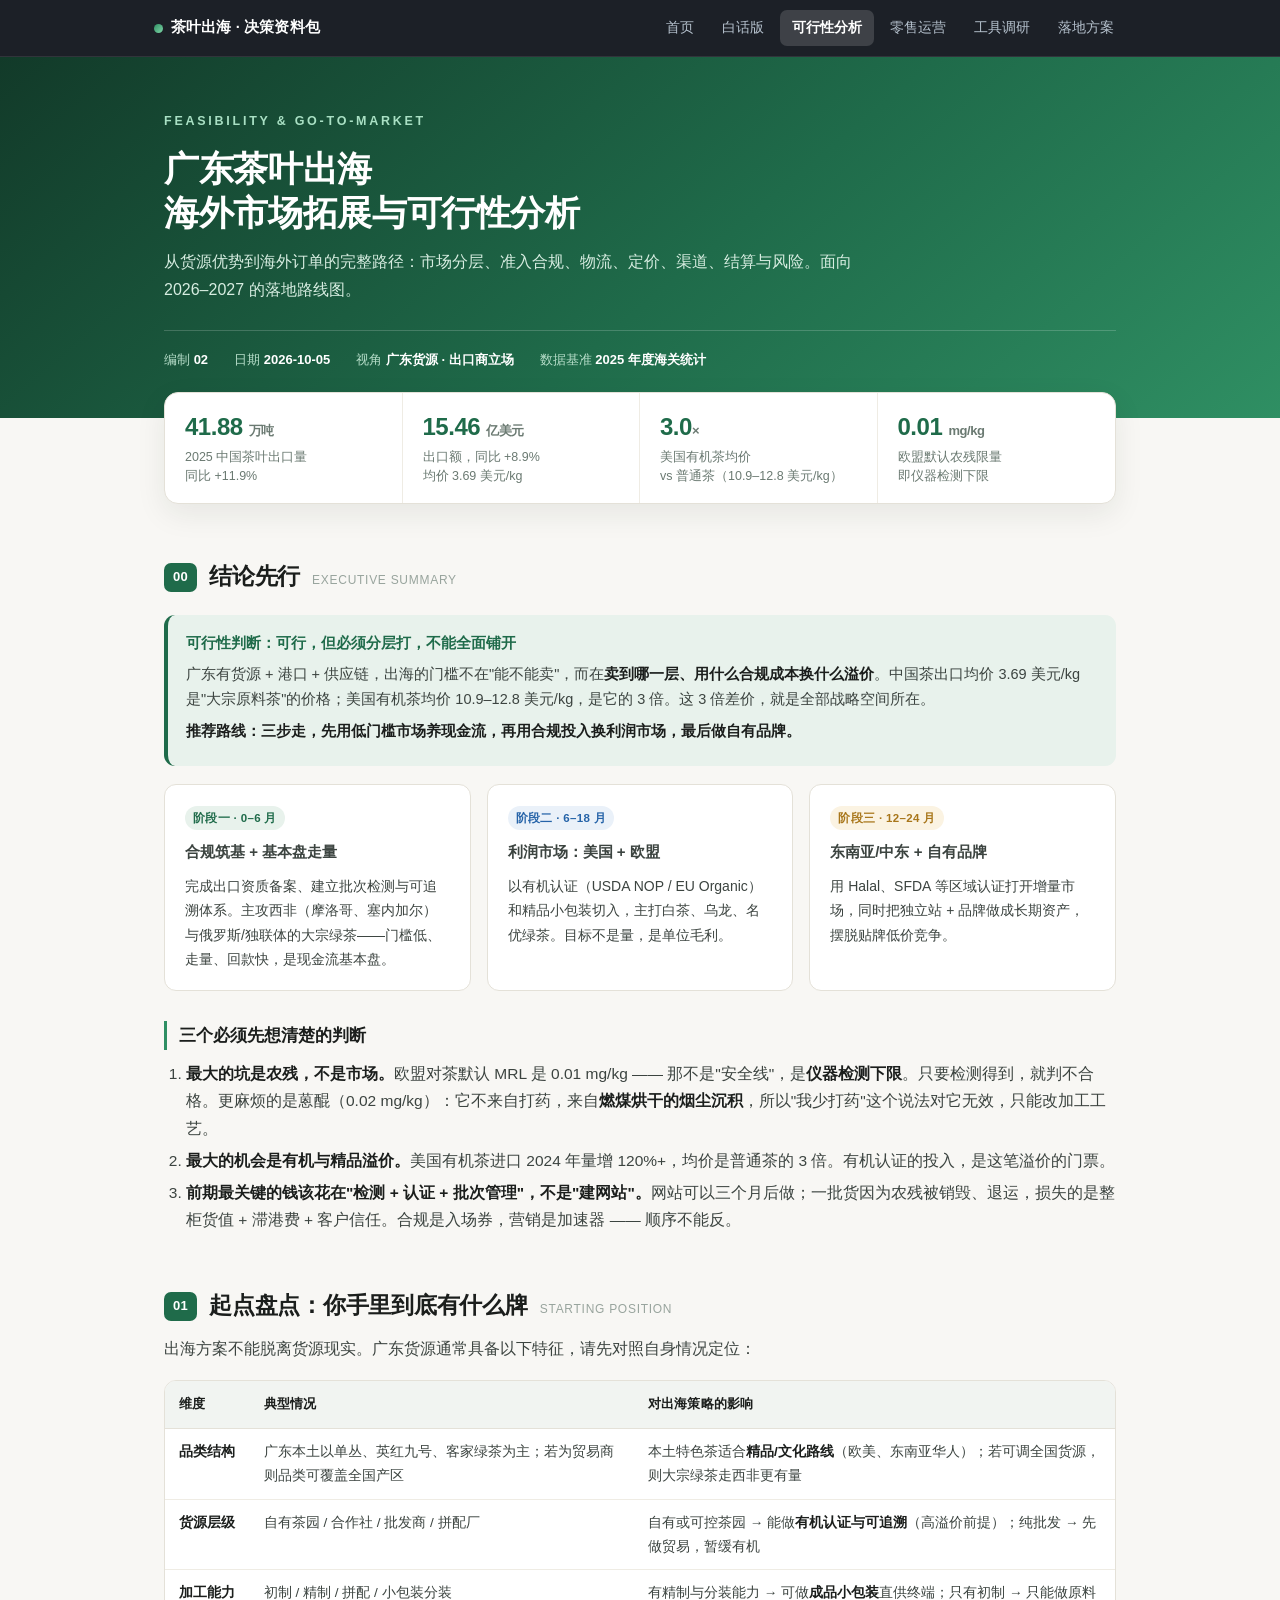
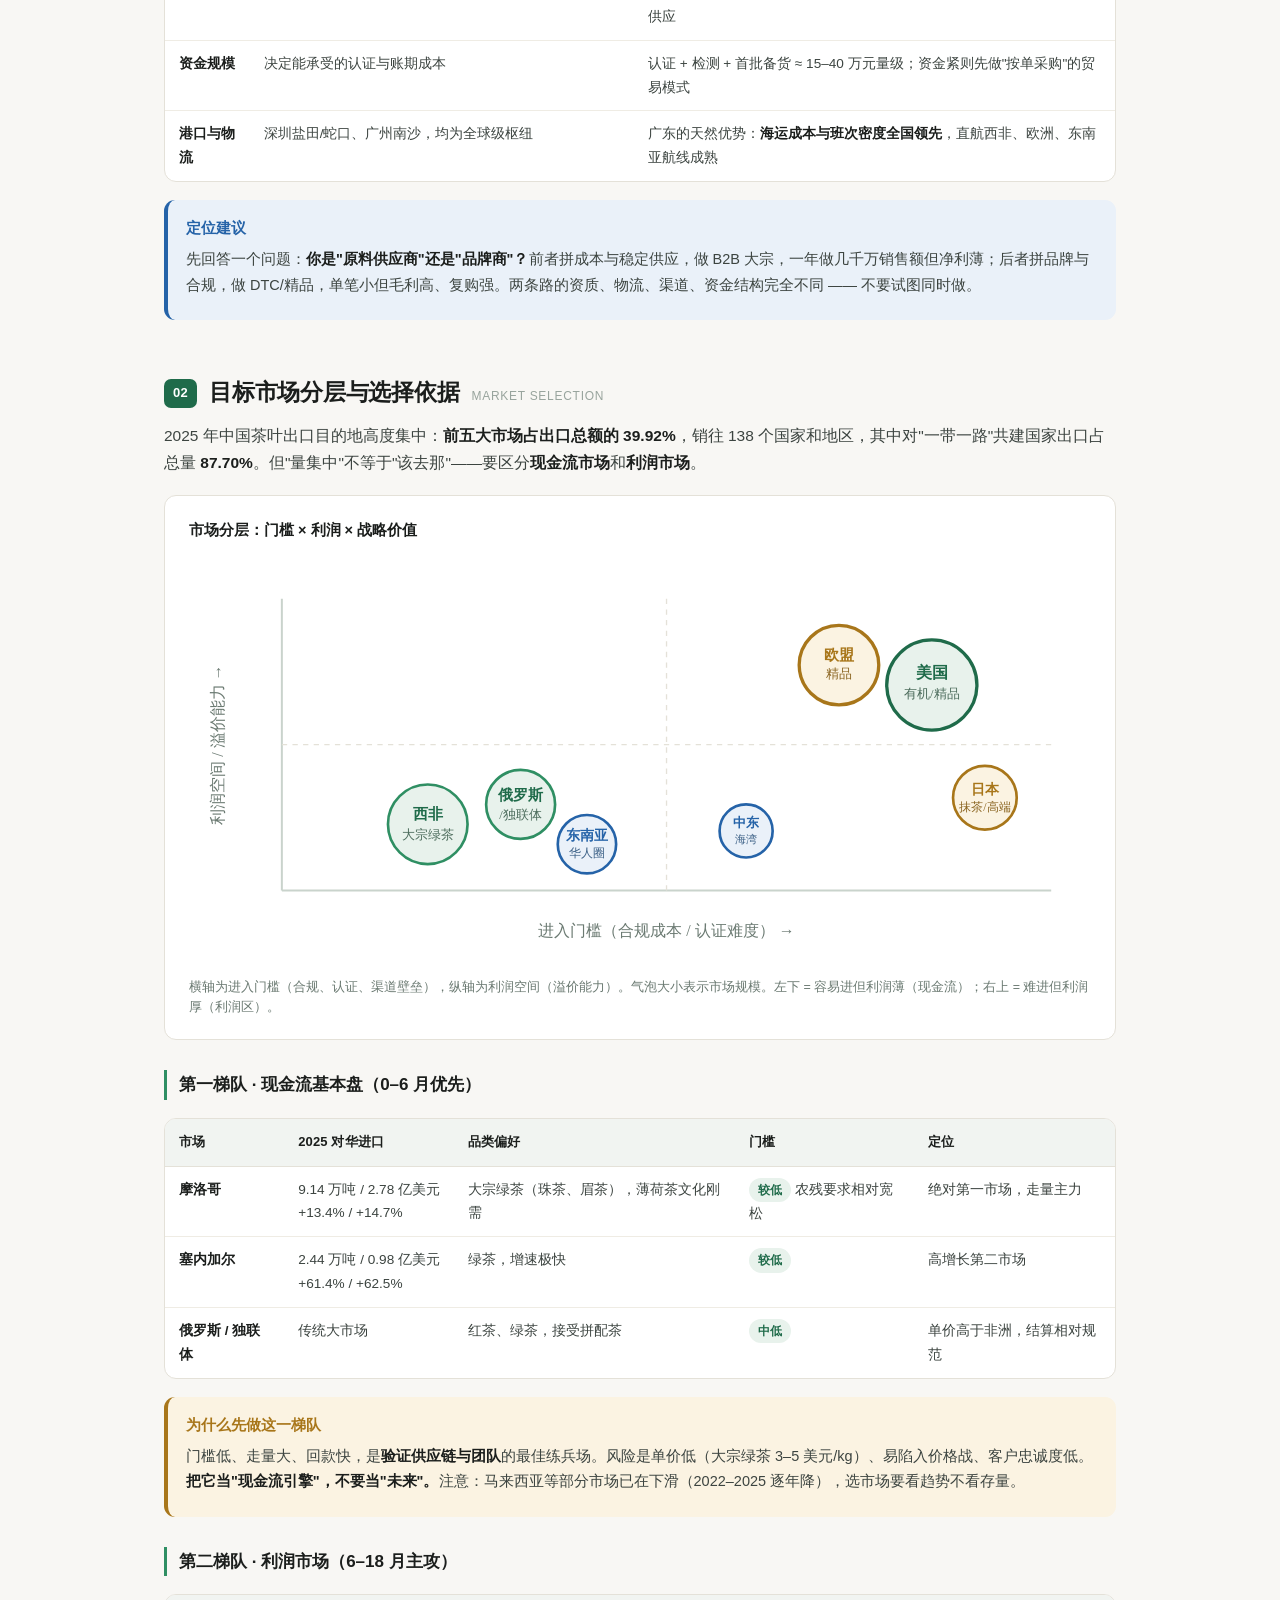
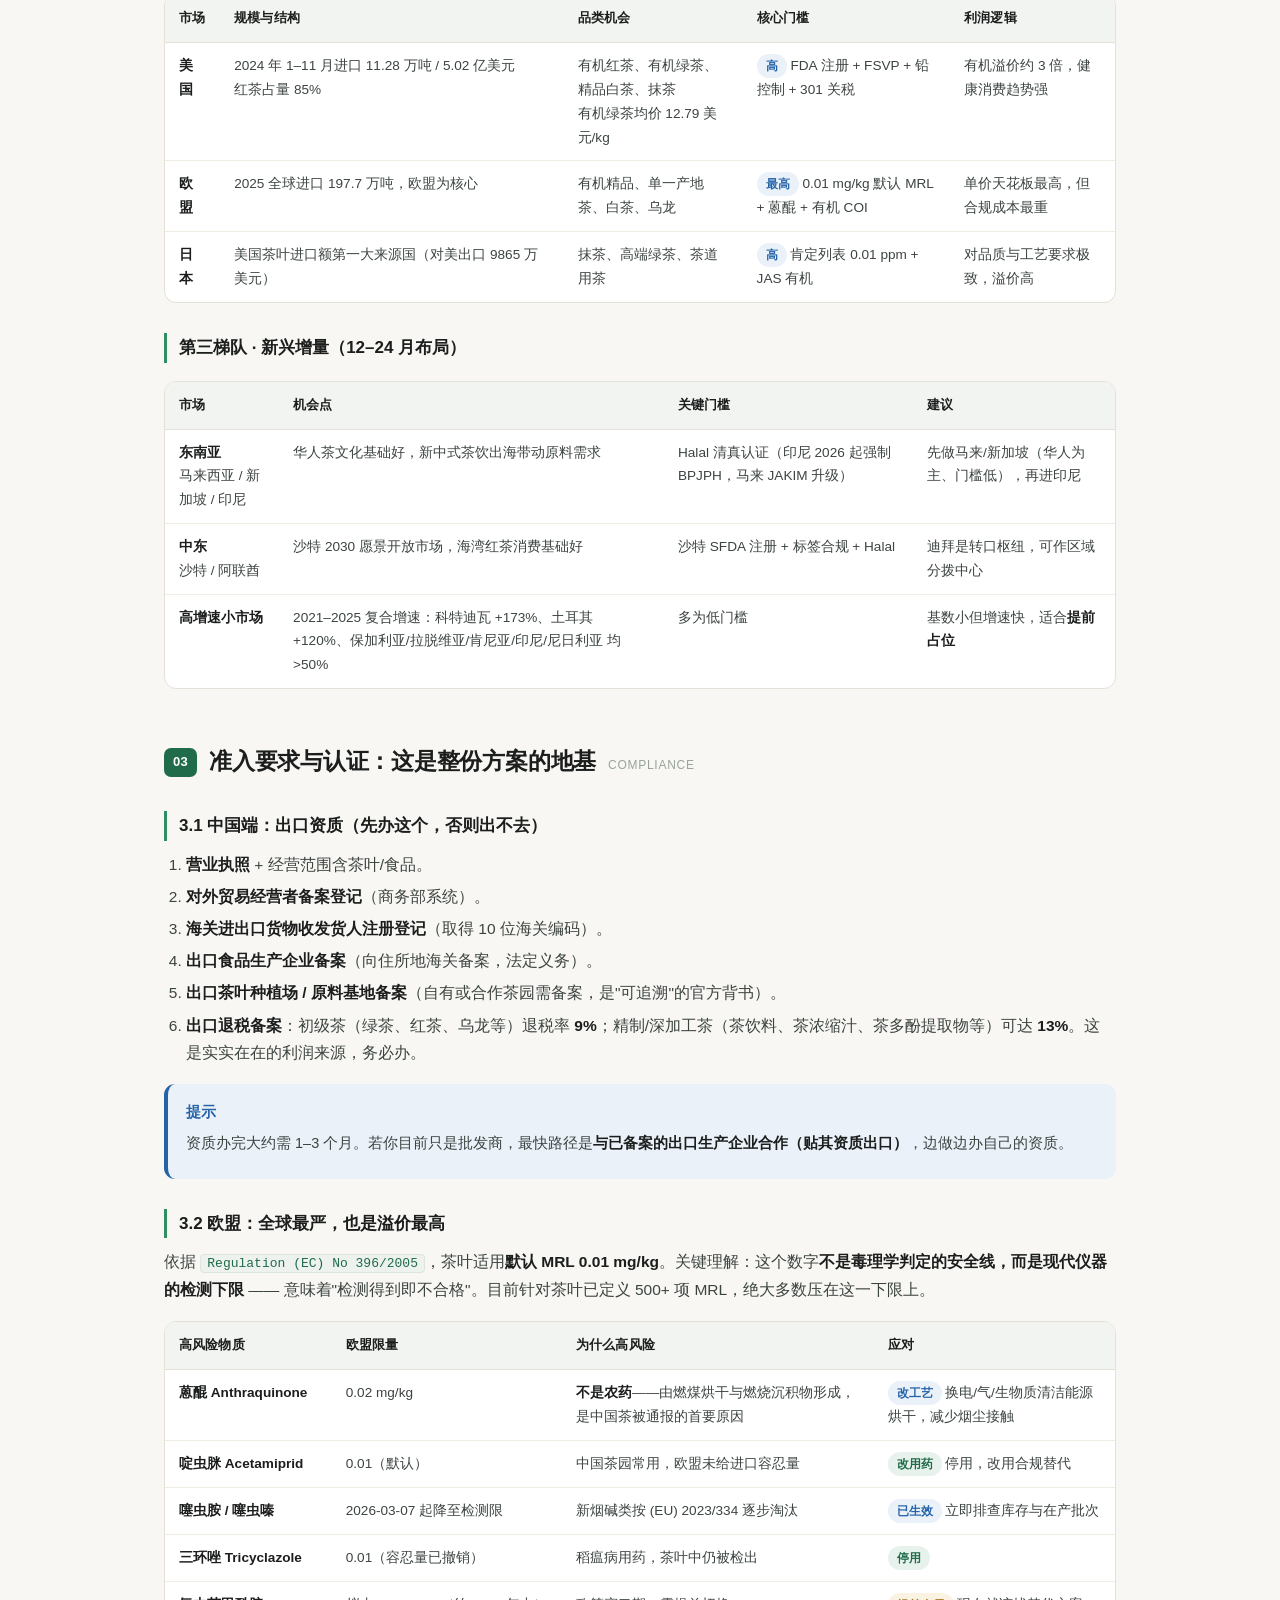
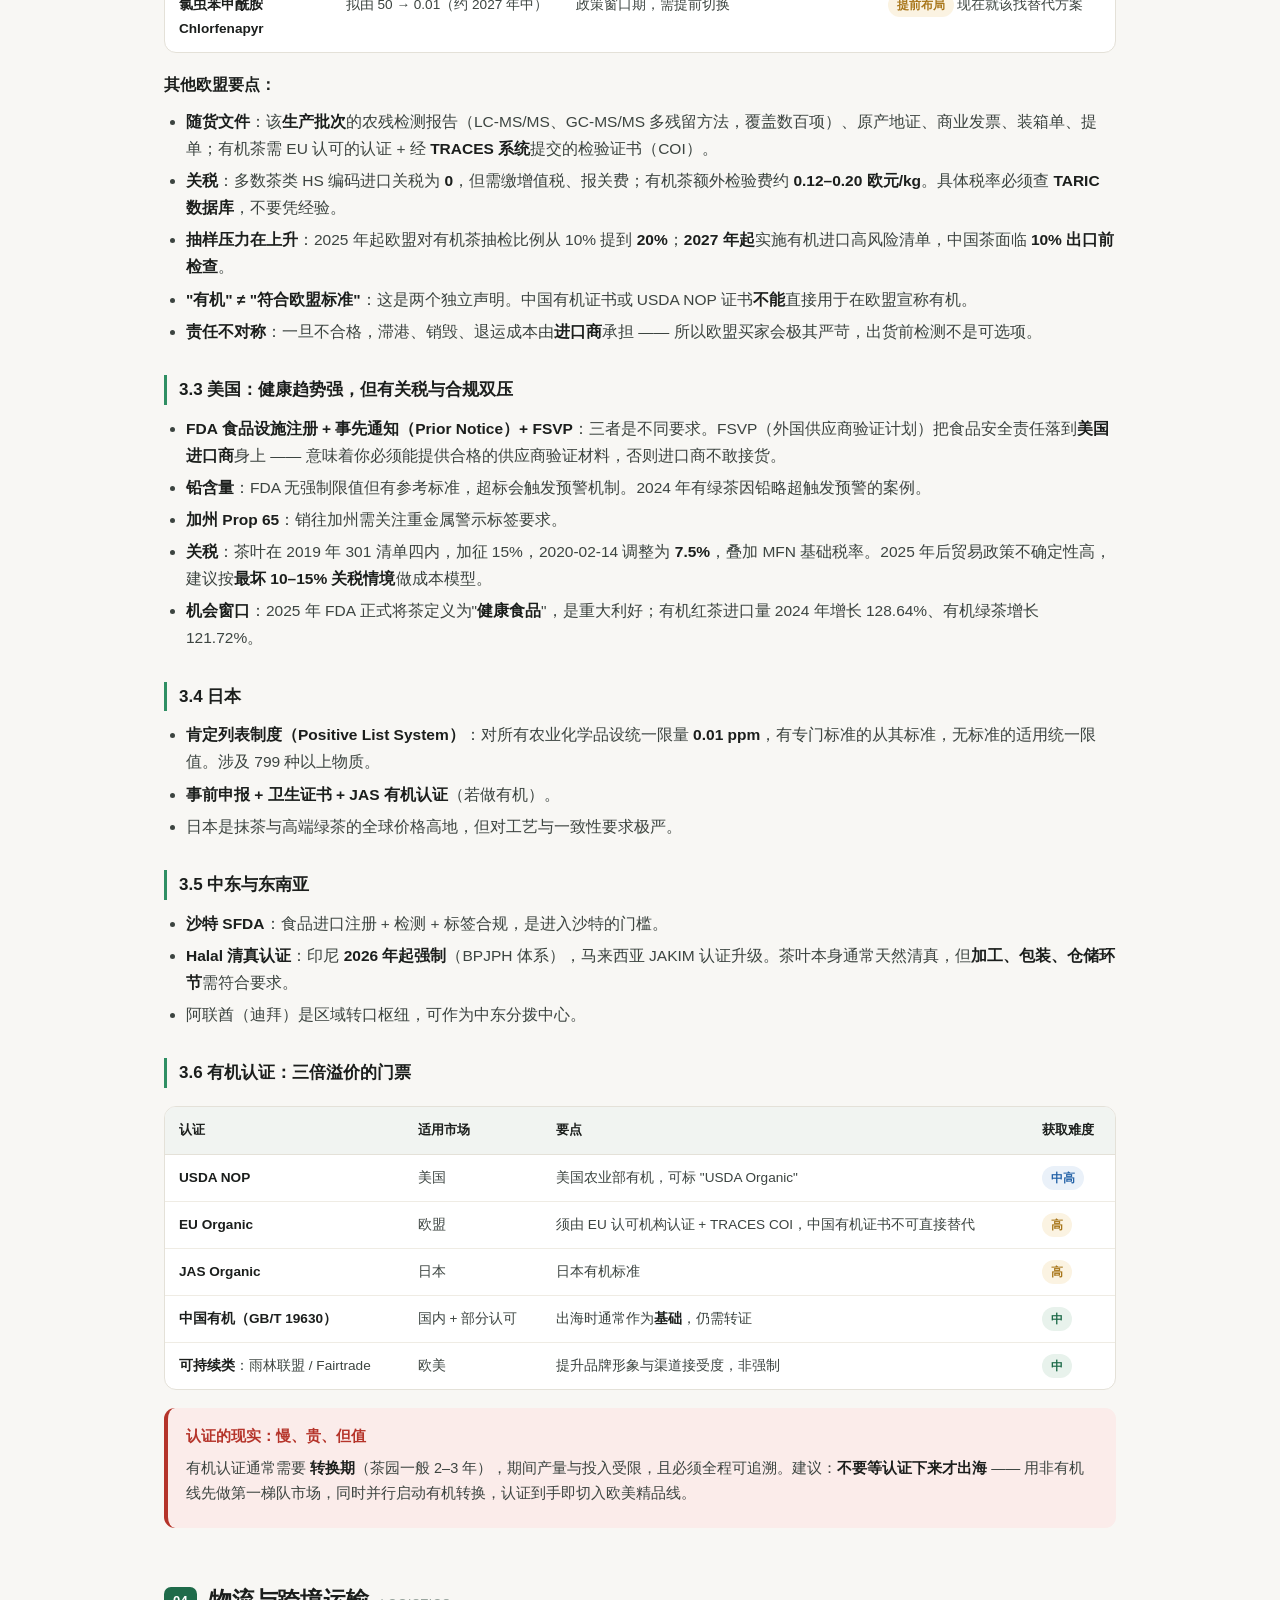
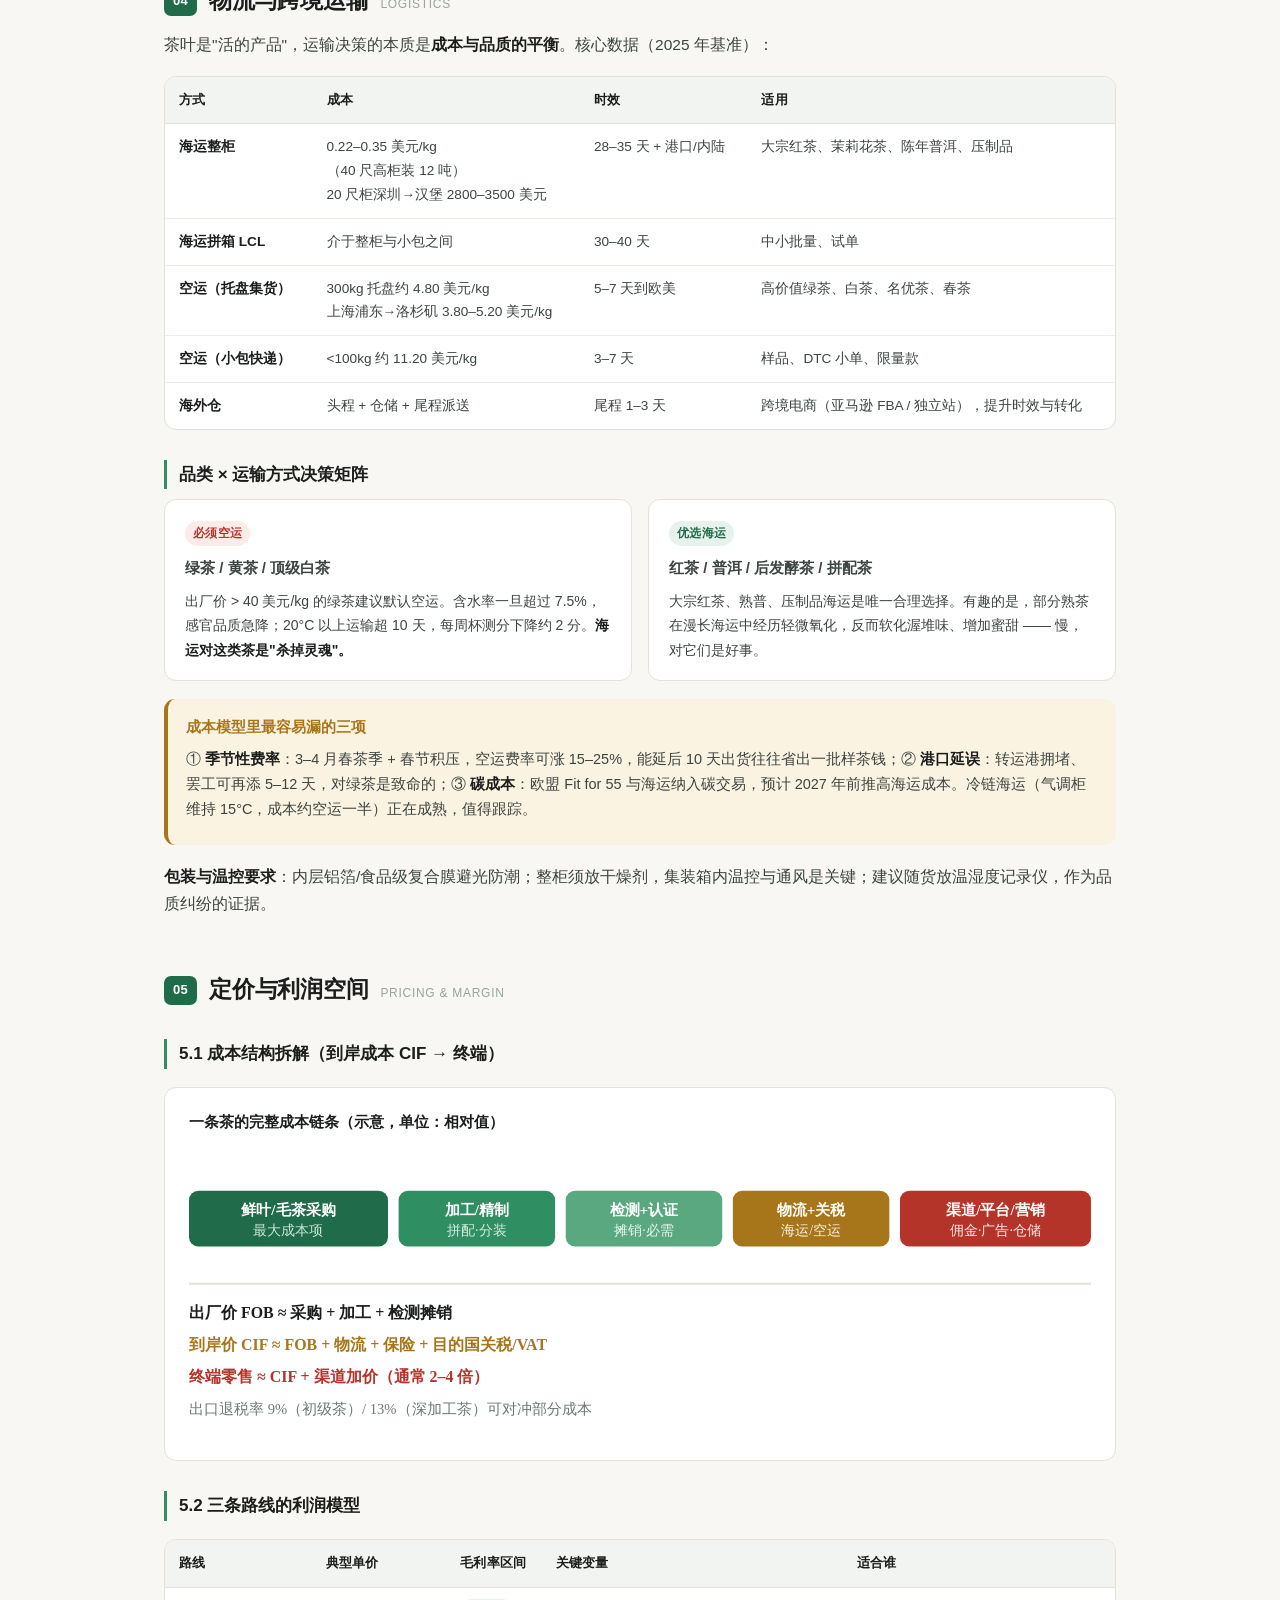
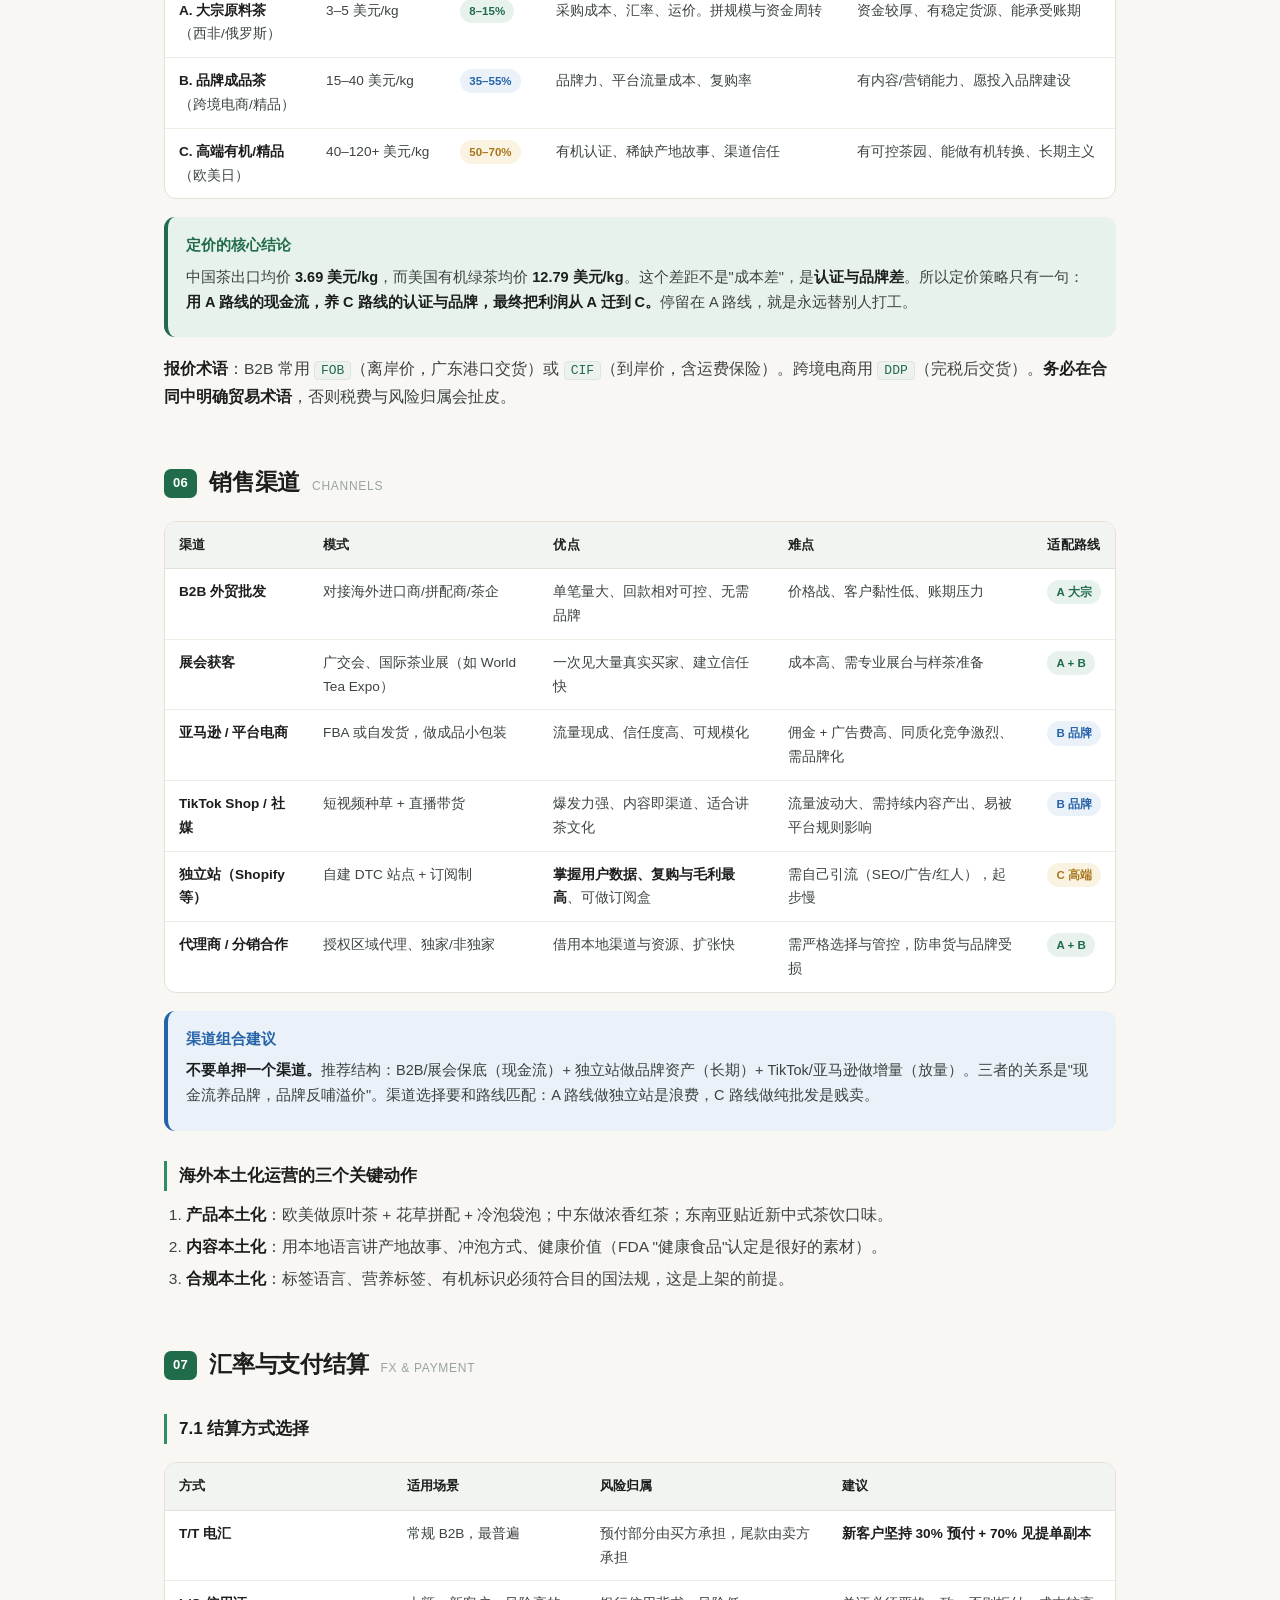
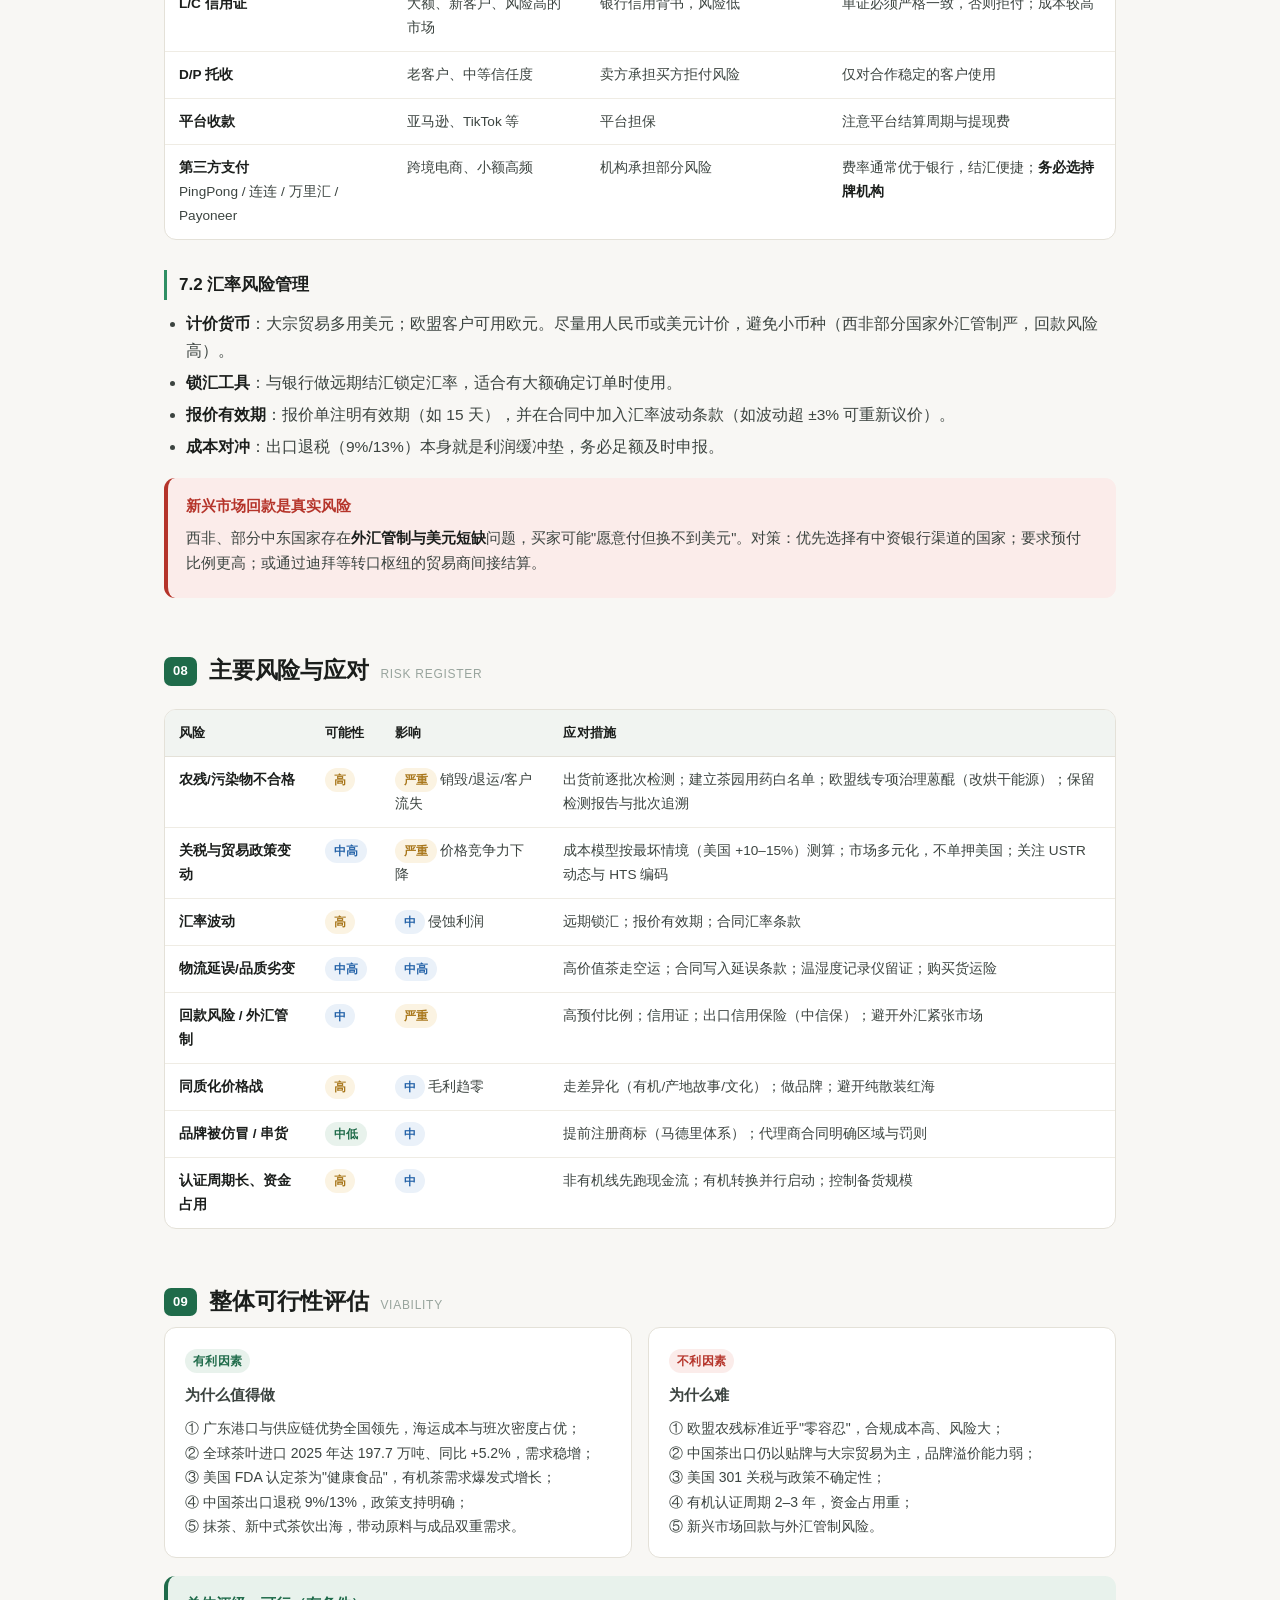
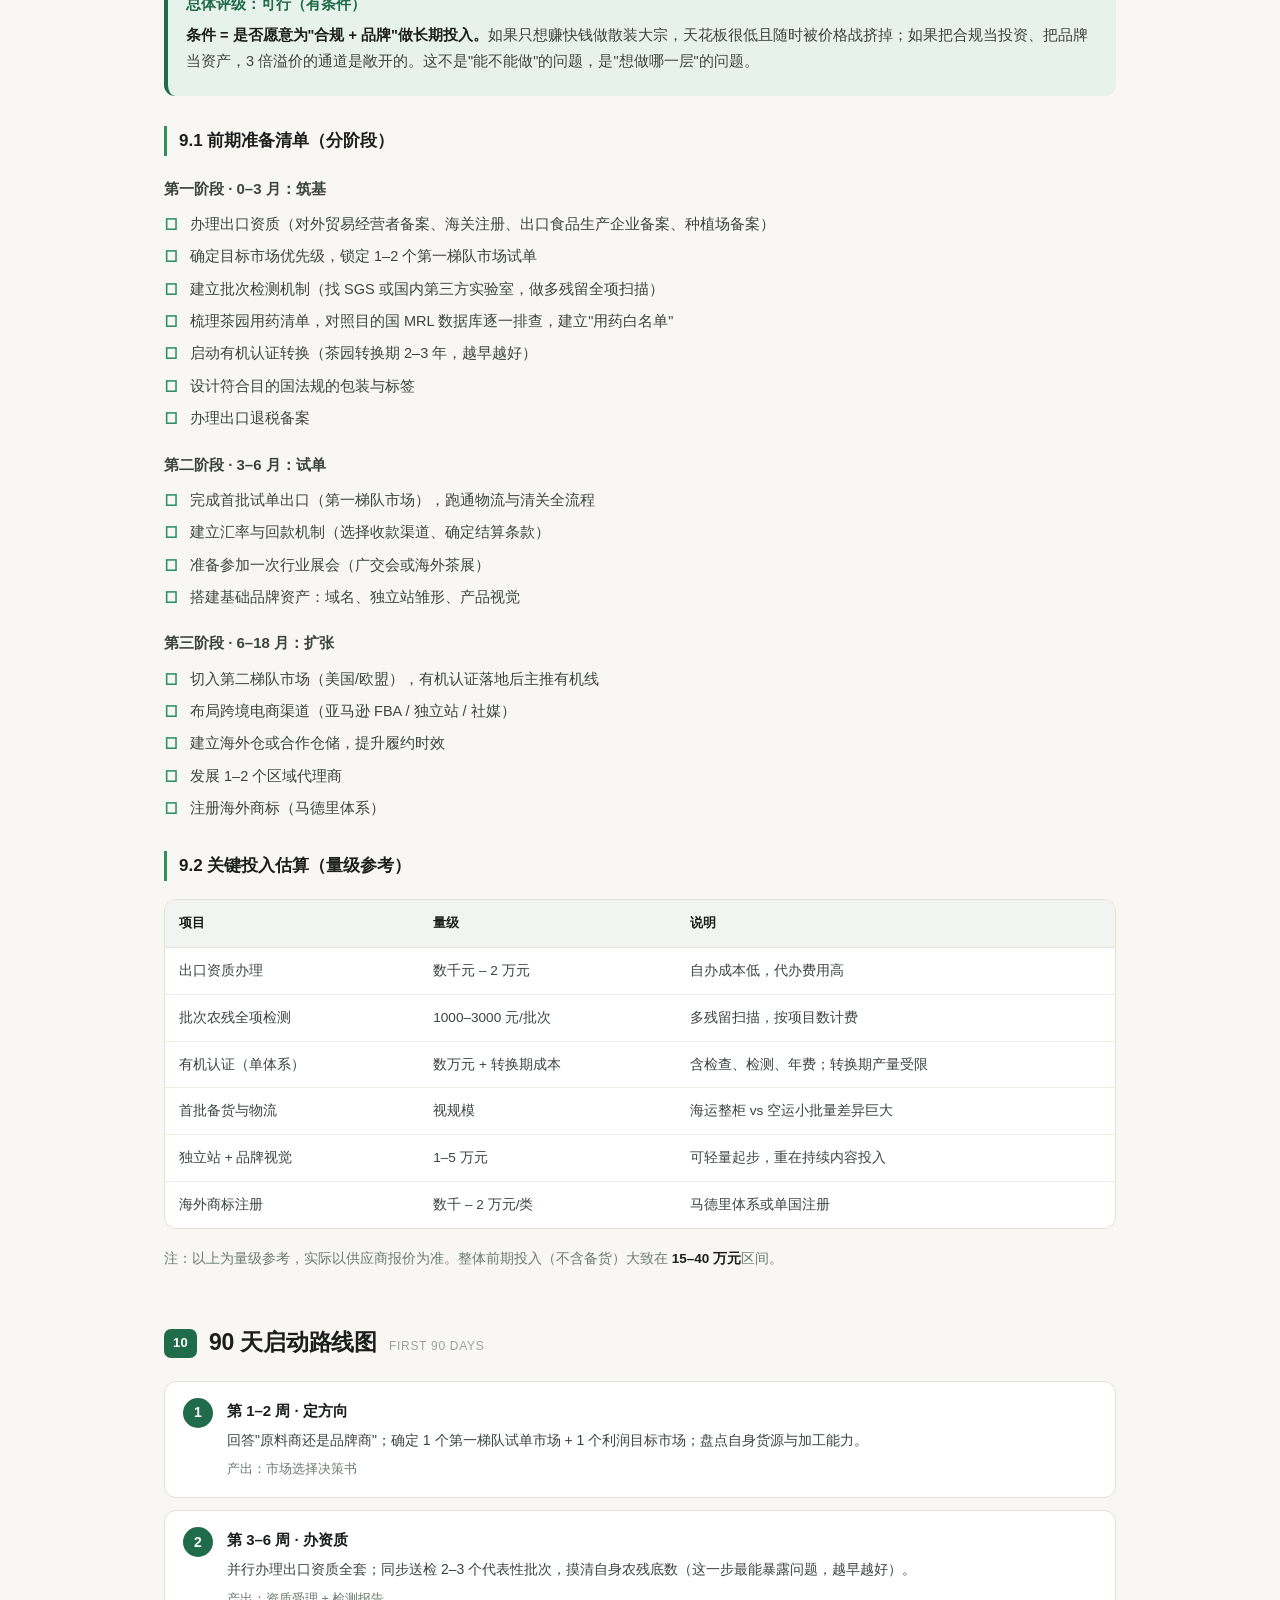
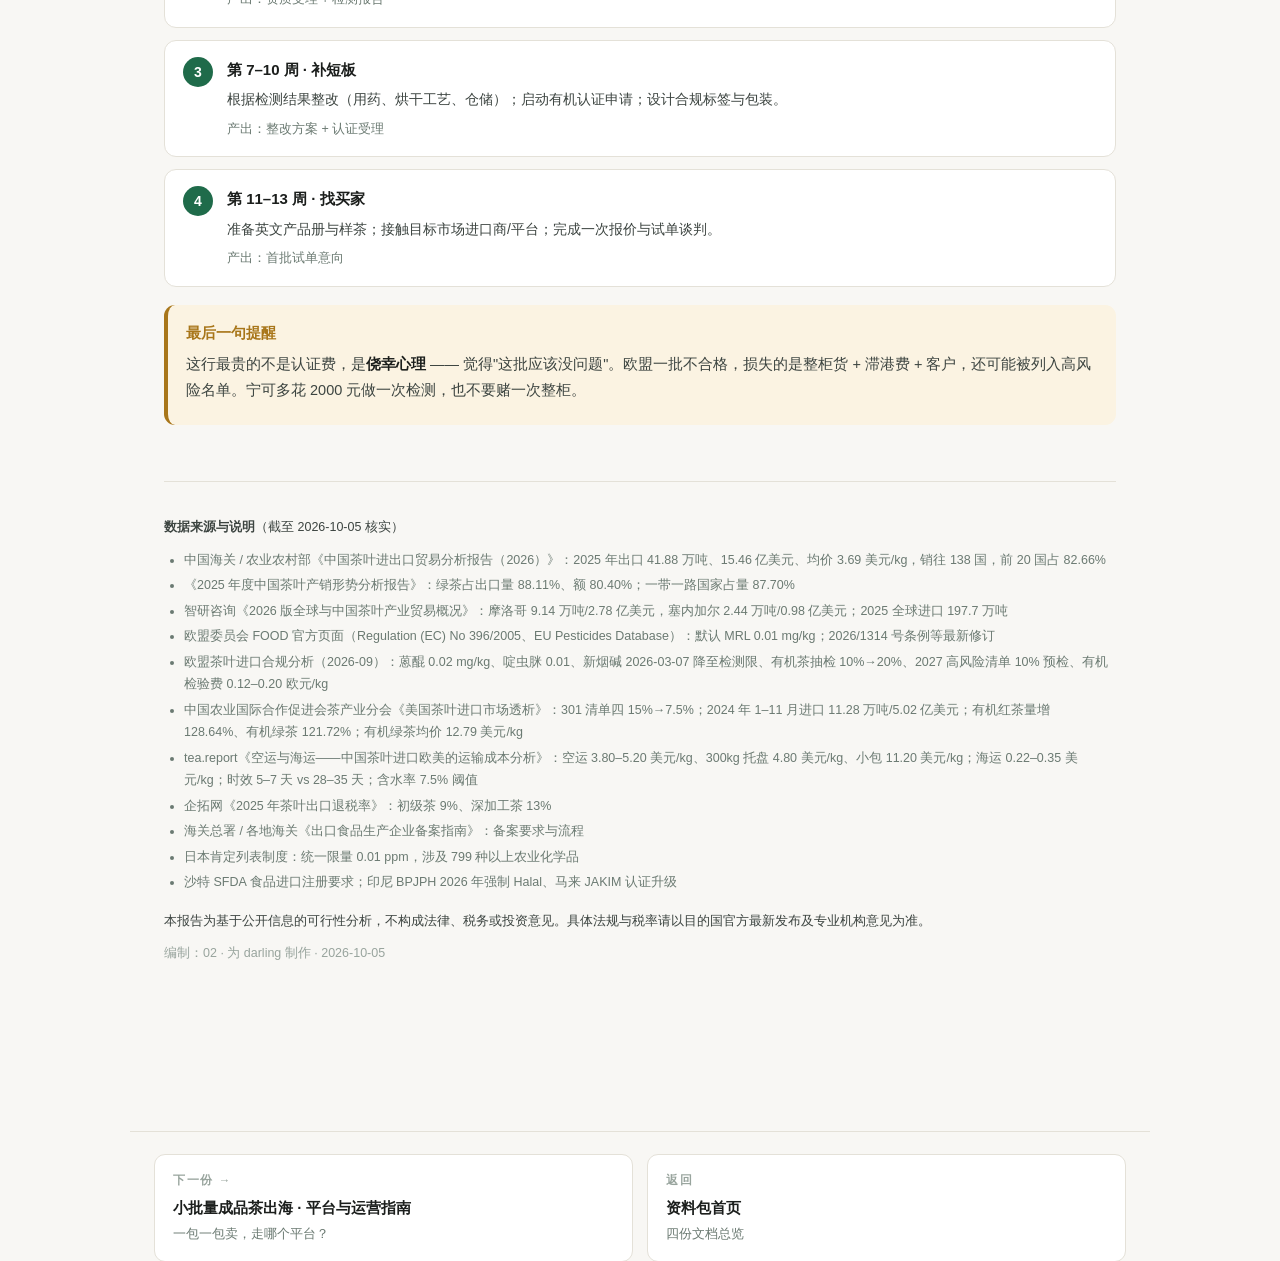
<file: reports/feasibility.html>
<!DOCTYPE html>
<html lang="zh-CN">
<head>
<meta charset="UTF-8">
<meta name="viewport" content="width=device-width, initial-scale=1.0">
<title>广东茶叶出海 · 海外市场拓展与可行性分析</title>
<style>
  :root{
    --ink:#1b1e1c; --ink-2:#3c4440; --muted:#6b7a72; --faint:#98a49d;
    --bg:#f8f7f4; --card:#ffffff; --line:#e4e1d8; --line-2:#efece4;
    --green:#1f6b4a; --green-2:#2f8f63; --green-3:#e8f2ec;
    --gold:#a8761a; --gold-bg:#fbf3e2;
    --red:#b5342a; --red-bg:#fbecea;
    --blue:#2563a8; --blue-bg:#eaf1f9;
    --amber:#a86a12;
  }
  *{box-sizing:border-box;}
  html{scroll-behavior:smooth;}
  body{
    margin:0; background:var(--bg); color:var(--ink);
    font-family:"Segoe UI","PingFang SC","Microsoft YaHei",-apple-system,sans-serif;
    font-size:15.5px; line-height:1.75; -webkit-font-smoothing:antialiased;
  }
  .wrap{max-width:1000px; margin:0 auto; padding:0 24px 100px;}

  /* ---- Header ---- */
  header.hero{
    background:linear-gradient(140deg,#123a29 0%,#1f6b4a 55%,#2f8f63 100%);
    color:#fff; padding:54px 24px 46px; margin-bottom:0;
  }
  .hero-in{max-width:1000px; margin:0 auto; padding:0 24px;}
  .hero .kicker{
    font-size:12.5px; letter-spacing:.22em; text-transform:uppercase;
    color:#a9e0c4; font-weight:600; margin-bottom:14px;
  }
  .hero h1{
    font-size:35px; line-height:1.25; margin:0 0 14px; font-weight:700;
    letter-spacing:-.01em;
  }
  .hero p.sub{font-size:16px; color:#d7ede1; margin:0 0 26px; max-width:720px;}
  .hero .meta{
    display:flex; flex-wrap:wrap; gap:10px 26px; font-size:13px; color:#b6ddc9;
    border-top:1px solid rgba(255,255,255,.18); padding-top:18px;
  }
  .hero .meta b{color:#fff; font-weight:600;}

  /* ---- Metric strip ---- */
  .metrics{
    display:grid; grid-template-columns:repeat(4,1fr); gap:0;
    background:var(--card); border:1px solid var(--line); border-radius:14px;
    margin:-26px auto 40px; overflow:hidden; box-shadow:0 10px 30px rgba(20,40,30,.08);
    position:relative; z-index:2;
  }
  .metric{padding:20px 20px 18px; border-right:1px solid var(--line-2);}
  .metric:last-child{border-right:none;}
  .metric .v{font-size:24px; font-weight:700; color:var(--green); letter-spacing:-.02em; line-height:1.2;}
  .metric .v small{font-size:13px; color:var(--muted); font-weight:600;}
  .metric .l{font-size:12.5px; color:var(--muted); margin-top:6px; line-height:1.5;}

  /* ---- Sections ---- */
  section{margin:44px 0 0;}
  h2{
    font-size:23px; margin:0 0 6px; padding-top:8px; font-weight:700;
    letter-spacing:-.01em; display:flex; align-items:baseline; gap:12px;
  }
  h2 .num{
    font-size:13px; color:#fff; background:var(--green); border-radius:7px;
    padding:3px 9px; font-weight:700; letter-spacing:.02em; flex:none;
    transform:translateY(-3px);
  }
  h2 .en{font-size:12px; color:var(--faint); font-weight:500; letter-spacing:.06em;}
  h3{
    font-size:17px; margin:30px 0 10px; font-weight:700; color:var(--ink);
    padding-left:12px; border-left:3px solid var(--green-2);
  }
  h4{font-size:15px; margin:20px 0 8px; font-weight:700; color:var(--ink-2);}
  p{margin:10px 0; color:var(--ink-2);}
  ul,ol{margin:10px 0; padding-left:22px; color:var(--ink-2);}
  li{margin:5px 0;}
  strong{color:var(--ink); font-weight:700;}
  code{
    background:#eef2ee; border:1px solid #dde5df; border-radius:4px;
    padding:1px 6px; font-size:13px; font-family:"Cascadia Code",Consolas,monospace;
    color:#1f6b4a;
  }

  /* ---- Cards ---- */
  .card{
    background:var(--card); border:1px solid var(--line); border-radius:12px;
    padding:22px 24px; margin:18px 0;
  }
  .grid2{display:grid; grid-template-columns:1fr 1fr; gap:16px;}
  .grid3{display:grid; grid-template-columns:repeat(3,1fr); gap:16px;}
  .mini{
    background:var(--card); border:1px solid var(--line); border-radius:12px;
    padding:18px 20px;
  }
  .mini h4{margin:0 0 8px; font-size:15px;}
  .mini p{font-size:14px; margin:6px 0 0;}
  .mini .tag{
    display:inline-block; font-size:11.5px; font-weight:700; padding:2px 8px;
    border-radius:20px; margin-bottom:9px; letter-spacing:.03em;
  }
  .t-green{background:var(--green-3); color:var(--green);}
  .t-blue{background:var(--blue-bg); color:var(--blue);}
  .t-gold{background:var(--gold-bg); color:var(--gold);}
  .t-red{background:var(--red-bg); color:var(--red);}

  /* ---- Callouts ---- */
  .callout{
    border-radius:11px; padding:16px 20px 16px 18px; margin:18px 0;
    border-left:4px solid; font-size:14.5px;
  }
  .callout p{margin:6px 0;}
  .callout .h{font-weight:700; margin-bottom:4px; font-size:14.5px;}
  .c-verdict{background:var(--green-3); border-color:var(--green);}
  .c-verdict .h{color:var(--green);}
  .c-warn{background:var(--red-bg); border-color:var(--red);}
  .c-warn .h{color:var(--red);}
  .c-note{background:var(--gold-bg); border-color:var(--gold);}
  .c-note .h{color:var(--gold);}
  .c-info{background:var(--blue-bg); border-color:var(--blue);}
  .c-info .h{color:var(--blue);}

  /* ---- Tables ---- */
  .tbl-wrap{overflow-x:auto; margin:18px 0; border:1px solid var(--line); border-radius:12px; background:var(--card);}
  table{border-collapse:collapse; width:100%; font-size:13.6px; min-width:640px;}
  thead th{
    background:#f1f4f1; color:var(--ink); text-align:left; font-weight:700;
    padding:12px 14px; border-bottom:1.5px solid var(--line); white-space:nowrap;
    font-size:13px; letter-spacing:.01em;
  }
  tbody td{padding:11px 14px; border-bottom:1px solid var(--line-2); vertical-align:top; color:var(--ink-2);}
  tbody tr:last-child td{border-bottom:none;}
  tbody tr:hover{background:#fafbfa;}
  td strong{color:var(--ink);}
  .pill{
    display:inline-block; font-size:11.5px; font-weight:700; padding:2px 9px;
    border-radius:20px; white-space:nowrap;
  }
  .p1{background:var(--green-3); color:var(--green);}
  .p2{background:var(--blue-bg); color:var(--blue);}
  .p3{background:var(--gold-bg); color:var(--gold);}
  .num-cell{font-variant-numeric:tabular-nums; white-space:nowrap;}

  /* ---- Chart ---- */
  .chart-box{background:var(--card); border:1px solid var(--line); border-radius:12px; padding:22px 24px; margin:18px 0;}
  .chart-box .cap{font-size:12.5px; color:var(--muted); margin-top:12px; line-height:1.6;}
  .chart-box .ttl{font-size:14.5px; font-weight:700; margin-bottom:16px; color:var(--ink);}

  /* ---- Steps ---- */
  .steps{counter-reset:s; margin:18px 0;}
  .step{
    position:relative; padding:16px 20px 16px 62px; background:var(--card);
    border:1px solid var(--line); border-radius:12px; margin-bottom:12px;
  }
  .step::before{
    counter-increment:s; content:counter(s);
    position:absolute; left:18px; top:16px; width:30px; height:30px;
    background:var(--green); color:#fff; border-radius:50%;
    display:flex; align-items:center; justify-content:center;
    font-weight:700; font-size:14px;
  }
  .step .st{font-weight:700; font-size:15px; margin-bottom:4px;}
  .step .sd{font-size:14px; color:var(--ink-2);}
  .step .sw{font-size:12.5px; color:var(--muted); margin-top:7px;}

  /* ---- Checklist ---- */
  .check{list-style:none; padding-left:0;}
  .check li{padding-left:26px; position:relative; margin:7px 0; font-size:14.5px;}
  .check li::before{
    content:"☐"; position:absolute; left:0; top:0; color:var(--green-2);
    font-size:15px; font-weight:700;
  }

  /* ---- Footer ---- */
  footer{
    margin-top:56px; padding-top:24px; border-top:1px solid var(--line);
    font-size:12.5px; color:var(--muted); line-height:1.8;
  }
  footer b{color:var(--ink-2);}
  .src-list{font-size:12.5px; color:var(--muted); padding-left:20px;}
  .src-list li{margin:3px 0;}

  @media (max-width:820px){
    .metrics{grid-template-columns:1fr 1fr;}
    .metric:nth-child(2){border-right:none;}
    .metric:nth-child(1),.metric:nth-child(2){border-bottom:1px solid var(--line-2);}
    .grid2,.grid3{grid-template-columns:1fr;}
    .hero h1{font-size:27px;}
    body{font-size:15px;}
  }
</style>
<link rel="stylesheet" href="../assets/site.css">
</head>
<body>

<nav class="site-nav">
  <div class="site-nav-in">
    <a class="brand" href="../index.html"><span class="dot"></span>茶叶出海 · 决策资料包</a>
    <div class="links">
      <a href="../index.html">首页</a>
      <a href="plain-guide.html">白话版</a>
      <a href="feasibility.html" class="active">可行性分析</a>
      <a href="dtc-playbook.html">零售运营</a>
      <a href="skill-landscape.html">工具调研</a>
      <a href="skill-mcp-implementation.html">落地方案</a>

    </div>
  </div>
</nav>


<header class="hero">
  <div class="hero-in">
    <div class="kicker">Feasibility &amp; Go-to-Market</div>
    <h1>广东茶叶出海<br>海外市场拓展与可行性分析</h1>
    <p class="sub">从货源优势到海外订单的完整路径：市场分层、准入合规、物流、定价、渠道、结算与风险。面向 2026–2027 的落地路线图。</p>
    <div class="meta">
      <span>编制 <b>02</b></span>
      <span>日期 <b>2026-10-05</b></span>
      <span>视角 <b>广东货源 · 出口商立场</b></span>
      <span>数据基准 <b>2025 年度海关统计</b></span>
    </div>
  </div>
</header>

<div class="wrap">

  <div class="metrics">
    <div class="metric">
      <div class="v">41.88 <small>万吨</small></div>
      <div class="l">2025 中国茶叶出口量<br>同比 +11.9%</div>
    </div>
    <div class="metric">
      <div class="v">15.46 <small>亿美元</small></div>
      <div class="l">出口额，同比 +8.9%<br>均价 3.69 美元/kg</div>
    </div>
    <div class="metric">
      <div class="v">3.0<small>×</small></div>
      <div class="l">美国有机茶均价<br>vs 普通茶（10.9–12.8 美元/kg）</div>
    </div>
    <div class="metric">
      <div class="v">0.01 <small>mg/kg</small></div>
      <div class="l">欧盟默认农残限量<br>即仪器检测下限</div>
    </div>
  </div>

  <!-- ============ 0. 结论 ============ -->
  <section id="s0">
    <h2><span class="num">00</span>结论先行 <span class="en">EXECUTIVE SUMMARY</span></h2>

    <div class="callout c-verdict">
      <div class="h">可行性判断：可行，但必须分层打，不能全面铺开</div>
      <p>广东有货源 + 港口 + 供应链，出海的门槛不在"能不能卖"，而在<strong>卖到哪一层、用什么合规成本换什么溢价</strong>。中国茶出口均价 3.69 美元/kg 是"大宗原料茶"的价格；美国有机茶均价 10.9–12.8 美元/kg，是它的 3 倍。这 3 倍差价，就是全部战略空间所在。</p>
      <p><strong>推荐路线：三步走，先用低门槛市场养现金流，再用合规投入换利润市场，最后做自有品牌。</strong></p>
    </div>

    <div class="grid3">
      <div class="mini">
        <span class="tag t-green">阶段一 · 0–6 月</span>
        <h4>合规筑基 + 基本盘走量</h4>
        <p>完成出口资质备案、建立批次检测与可追溯体系。主攻西非（摩洛哥、塞内加尔）与俄罗斯/独联体的大宗绿茶——门槛低、走量、回款快，是现金流基本盘。</p>
      </div>
      <div class="mini">
        <span class="tag t-blue">阶段二 · 6–18 月</span>
        <h4>利润市场：美国 + 欧盟</h4>
        <p>以有机认证（USDA NOP / EU Organic）和精品小包装切入，主打白茶、乌龙、名优绿茶。目标不是量，是单位毛利。</p>
      </div>
      <div class="mini">
        <span class="tag t-gold">阶段三 · 12–24 月</span>
        <h4>东南亚/中东 + 自有品牌</h4>
        <p>用 Halal、SFDA 等区域认证打开增量市场，同时把独立站 + 品牌做成长期资产，摆脱贴牌低价竞争。</p>
      </div>
    </div>

    <h3>三个必须先想清楚的判断</h3>
    <ol>
      <li><strong>最大的坑是农残，不是市场。</strong>欧盟对茶默认 MRL 是 0.01 mg/kg —— 那不是"安全线"，是<strong>仪器检测下限</strong>。只要检测得到，就判不合格。更麻烦的是蒽醌（0.02 mg/kg）：它不来自打药，来自<strong>燃煤烘干的烟尘沉积</strong>，所以"我少打药"这个说法对它无效，只能改加工工艺。</li>
      <li><strong>最大的机会是有机与精品溢价。</strong>美国有机茶进口 2024 年量增 120%+，均价是普通茶的 3 倍。有机认证的投入，是这笔溢价的门票。</li>
      <li><strong>前期最关键的钱该花在"检测 + 认证 + 批次管理"，不是"建网站"。</strong>网站可以三个月后做；一批货因为农残被销毁、退运，损失的是整柜货值 + 滞港费 + 客户信任。合规是入场券，营销是加速器 —— 顺序不能反。</li>
    </ol>
  </section>

  <!-- ============ 1. 起点盘点 ============ -->
  <section id="s1">
    <h2><span class="num">01</span>起点盘点：你手里到底有什么牌 <span class="en">STARTING POSITION</span></h2>

    <p>出海方案不能脱离货源现实。广东货源通常具备以下特征，请先对照自身情况定位：</p>

    <div class="tbl-wrap">
      <table>
        <thead>
          <tr><th>维度</th><th>典型情况</th><th>对出海策略的影响</th></tr>
        </thead>
        <tbody>
          <tr>
            <td><strong>品类结构</strong></td>
            <td>广东本土以单丛、英红九号、客家绿茶为主；若为贸易商则品类可覆盖全国产区</td>
            <td>本土特色茶适合<strong>精品/文化路线</strong>（欧美、东南亚华人）；若可调全国货源，则大宗绿茶走西非更有量</td>
          </tr>
          <tr>
            <td><strong>货源层级</strong></td>
            <td>自有茶园 / 合作社 / 批发商 / 拼配厂</td>
            <td>自有或可控茶园 → 能做<strong>有机认证与可追溯</strong>（高溢价前提）；纯批发 → 先做贸易，暂缓有机</td>
          </tr>
          <tr>
            <td><strong>加工能力</strong></td>
            <td>初制 / 精制 / 拼配 / 小包装分装</td>
            <td>有精制与分装能力 → 可做<strong>成品小包装</strong>直供终端；只有初制 → 只能做原料供应</td>
          </tr>
          <tr>
            <td><strong>资金规模</strong></td>
            <td>决定能承受的认证与账期成本</td>
            <td>认证 + 检测 + 首批备货 ≈ 15–40 万元量级；资金紧则先做"按单采购"的贸易模式</td>
          </tr>
          <tr>
            <td><strong>港口与物流</strong></td>
            <td>深圳盐田/蛇口、广州南沙，均为全球级枢纽</td>
            <td>广东的天然优势：<strong>海运成本与班次密度全国领先</strong>，直航西非、欧洲、东南亚航线成熟</td>
          </tr>
        </tbody>
      </table>
    </div>

    <div class="callout c-info">
      <div class="h">定位建议</div>
      <p>先回答一个问题：<strong>你是"原料供应商"还是"品牌商"？</strong>前者拼成本与稳定供应，做 B2B 大宗，一年做几千万销售额但净利薄；后者拼品牌与合规，做 DTC/精品，单笔小但毛利高、复购强。两条路的资质、物流、渠道、资金结构完全不同 —— 不要试图同时做。</p>
    </div>
  </section>

  <!-- ============ 2. 目标市场 ============ -->
  <section id="s2">
    <h2><span class="num">02</span>目标市场分层与选择依据 <span class="en">MARKET SELECTION</span></h2>

    <p>2025 年中国茶叶出口目的地高度集中：<strong>前五大市场占出口总额的 39.92%</strong>，销往 138 个国家和地区，其中对"一带一路"共建国家出口占总量 <strong>87.70%</strong>。但"量集中"不等于"该去那"——要区分<strong>现金流市场</strong>和<strong>利润市场</strong>。</p>

    <div class="chart-box">
      <div class="ttl">市场分层：门槛 × 利润 × 战略价值</div>
      <svg viewBox="0 0 680 300" width="100%" role="img" aria-label="市场分层矩阵">
        <defs>
          <linearGradient id="gA" x1="0" y1="0" x2="0" y2="1">
            <stop offset="0%" stop-color="#2f8f63"/><stop offset="100%" stop-color="#1f6b4a"/>
          </linearGradient>
        </defs>
        <!-- axes -->
        <line x1="70" y1="250" x2="650" y2="250" stroke="#c9d3cc" stroke-width="1.5"/>
        <line x1="70" y1="30" x2="70" y2="250" stroke="#c9d3cc" stroke-width="1.5"/>
        <text x="360" y="284" text-anchor="middle" font-size="12" fill="#6b7a72" font-family="Segoe UI">进入门槛（合规成本 / 认证难度） →</text>
        <text x="26" y="140" text-anchor="middle" font-size="12" fill="#6b7a72" font-family="Segoe UI" transform="rotate(-90 26 140)">利润空间 / 溢价能力 →</text>

        <!-- quadrant guides -->
        <line x1="360" y1="30" x2="360" y2="250" stroke="#e4e1d8" stroke-dasharray="4 4"/>
        <line x1="70" y1="140" x2="650" y2="140" stroke="#e4e1d8" stroke-dasharray="4 4"/>

        <!-- bubbles -->
        <circle cx="180" cy="200" r="30" fill="#e8f2ec" stroke="#2f8f63" stroke-width="2"/>
        <text x="180" y="196" text-anchor="middle" font-size="11.5" font-weight="700" fill="#1f6b4a" font-family="Segoe UI">西非</text>
        <text x="180" y="211" text-anchor="middle" font-size="10" fill="#4b6b5b" font-family="Segoe UI">大宗绿茶</text>

        <circle cx="250" cy="185" r="26" fill="#e8f2ec" stroke="#2f8f63" stroke-width="2"/>
        <text x="250" y="182" text-anchor="middle" font-size="11" font-weight="700" fill="#1f6b4a" font-family="Segoe UI">俄罗斯</text>
        <text x="250" y="196" text-anchor="middle" font-size="9.5" fill="#4b6b5b" font-family="Segoe UI">/独联体</text>

        <circle cx="300" cy="215" r="22" fill="#eaf1f9" stroke="#2563a8" stroke-width="2"/>
        <text x="300" y="212" text-anchor="middle" font-size="10.5" font-weight="700" fill="#2563a8" font-family="Segoe UI">东南亚</text>
        <text x="300" y="225" text-anchor="middle" font-size="9" fill="#3a5f85" font-family="Segoe UI">华人圈</text>

        <circle cx="560" cy="95" r="34" fill="#e8f2ec" stroke="#1f6b4a" stroke-width="2.5"/>
        <text x="560" y="90" text-anchor="middle" font-size="12" font-weight="700" fill="#1f6b4a" font-family="Segoe UI">美国</text>
        <text x="560" y="105" text-anchor="middle" font-size="9.5" fill="#4b6b5b" font-family="Segoe UI">有机/精品</text>

        <circle cx="490" cy="80" r="30" fill="#fbf3e2" stroke="#a8761a" stroke-width="2.5"/>
        <text x="490" y="76" text-anchor="middle" font-size="11.5" font-weight="700" fill="#a8761a" font-family="Segoe UI">欧盟</text>
        <text x="490" y="90" text-anchor="middle" font-size="9.5" fill="#8a6420" font-family="Segoe UI">精品</text>

        <circle cx="600" cy="180" r="24" fill="#fbf3e2" stroke="#a8761a" stroke-width="2"/>
        <text x="600" y="177" text-anchor="middle" font-size="10.5" font-weight="700" fill="#a8761a" font-family="Segoe UI">日本</text>
        <text x="600" y="190" text-anchor="middle" font-size="9" fill="#8a6420" font-family="Segoe UI">抹茶/高端</text>

        <circle cx="420" cy="205" r="20" fill="#eaf1f9" stroke="#2563a8" stroke-width="2"/>
        <text x="420" y="202" text-anchor="middle" font-size="10" font-weight="700" fill="#2563a8" font-family="Segoe UI">中东</text>
        <text x="420" y="214" text-anchor="middle" font-size="8.5" fill="#3a5f85" font-family="Segoe UI">海湾</text>
      </svg>
      <div class="cap">横轴为进入门槛（合规、认证、渠道壁垒），纵轴为利润空间（溢价能力）。气泡大小表示市场规模。左下 = 容易进但利润薄（现金流）；右上 = 难进但利润厚（利润区）。</div>
    </div>

    <h3>第一梯队 · 现金流基本盘（0–6 月优先）</h3>
    <div class="tbl-wrap">
      <table>
        <thead>
          <tr><th>市场</th><th>2025 对华进口</th><th>品类偏好</th><th>门槛</th><th>定位</th></tr>
        </thead>
        <tbody>
          <tr>
            <td><strong>摩洛哥</strong></td>
            <td class="num-cell">9.14 万吨 / 2.78 亿美元<br>+13.4% / +14.7%</td>
            <td>大宗绿茶（珠茶、眉茶），薄荷茶文化刚需</td>
            <td><span class="pill p1">较低</span> 农残要求相对宽松</td>
            <td>绝对第一市场，走量主力</td>
          </tr>
          <tr>
            <td><strong>塞内加尔</strong></td>
            <td class="num-cell">2.44 万吨 / 0.98 亿美元<br>+61.4% / +62.5%</td>
            <td>绿茶，增速极快</td>
            <td><span class="pill p1">较低</span></td>
            <td>高增长第二市场</td>
          </tr>
          <tr>
            <td><strong>俄罗斯 / 独联体</strong></td>
            <td class="num-cell">传统大市场</td>
            <td>红茶、绿茶，接受拼配茶</td>
            <td><span class="pill p1">中低</span></td>
            <td>单价高于非洲，结算相对规范</td>
          </tr>
        </tbody>
      </table>
    </div>
    <div class="callout c-note">
      <div class="h">为什么先做这一梯队</div>
      <p>门槛低、走量大、回款快，是<strong>验证供应链与团队</strong>的最佳练兵场。风险是单价低（大宗绿茶 3–5 美元/kg）、易陷入价格战、客户忠诚度低。<strong>把它当"现金流引擎"，不要当"未来"。</strong>注意：马来西亚等部分市场已在下滑（2022–2025 逐年降），选市场要看趋势不看存量。</p>
    </div>

    <h3>第二梯队 · 利润市场（6–18 月主攻）</h3>
    <div class="tbl-wrap">
      <table>
        <thead>
          <tr><th>市场</th><th>规模与结构</th><th>品类机会</th><th>核心门槛</th><th>利润逻辑</th></tr>
        </thead>
        <tbody>
          <tr>
            <td><strong>美国</strong></td>
            <td class="num-cell">2024 年 1–11 月进口 11.28 万吨 / 5.02 亿美元<br>红茶占量 85%</td>
            <td>有机红茶、有机绿茶、精品白茶、抹茶<br>有机绿茶均价 12.79 美元/kg</td>
            <td><span class="pill p2">高</span> FDA 注册 + FSVP + 铅控制 + 301 关税</td>
            <td>有机溢价约 3 倍，健康消费趋势强</td>
          </tr>
          <tr>
            <td><strong>欧盟</strong></td>
            <td>2025 全球进口 197.7 万吨，欧盟为核心</td>
            <td>有机精品、单一产地茶、白茶、乌龙</td>
            <td><span class="pill p2">最高</span> 0.01 mg/kg 默认 MRL + 蒽醌 + 有机 COI</td>
            <td>单价天花板最高，但合规成本最重</td>
          </tr>
          <tr>
            <td><strong>日本</strong></td>
            <td>美国茶叶进口额第一大来源国（对美出口 9865 万美元）</td>
            <td>抹茶、高端绿茶、茶道用茶</td>
            <td><span class="pill p2">高</span> 肯定列表 0.01 ppm + JAS 有机</td>
            <td>对品质与工艺要求极致，溢价高</td>
          </tr>
        </tbody>
      </table>
    </div>

    <h3>第三梯队 · 新兴增量（12–24 月布局）</h3>
    <div class="tbl-wrap">
      <table>
        <thead>
          <tr><th>市场</th><th>机会点</th><th>关键门槛</th><th>建议</th></tr>
        </thead>
        <tbody>
          <tr>
            <td><strong>东南亚</strong><br>马来西亚 / 新加坡 / 印尼</td>
            <td>华人茶文化基础好，新中式茶饮出海带动原料需求</td>
            <td>Halal 清真认证（印尼 2026 起强制 BPJPH，马来 JAKIM 升级）</td>
            <td>先做马来/新加坡（华人为主、门槛低），再进印尼</td>
          </tr>
          <tr>
            <td><strong>中东</strong><br>沙特 / 阿联酋</td>
            <td>沙特 2030 愿景开放市场，海湾红茶消费基础好</td>
            <td>沙特 SFDA 注册 + 标签合规 + Halal</td>
            <td>迪拜是转口枢纽，可作区域分拨中心</td>
          </tr>
          <tr>
            <td><strong>高增速小市场</strong></td>
            <td>2021–2025 复合增速：科特迪瓦 +173%、土耳其 +120%、保加利亚/拉脱维亚/肯尼亚/印尼/尼日利亚 均 &gt;50%</td>
            <td>多为低门槛</td>
            <td>基数小但增速快，适合<strong>提前占位</strong></td>
          </tr>
        </tbody>
      </table>
    </div>
  </section>

  <!-- ============ 3. 准入与认证 ============ -->
  <section id="s3">
    <h2><span class="num">03</span>准入要求与认证：这是整份方案的地基 <span class="en">COMPLIANCE</span></h2>

    <h3>3.1 中国端：出口资质（先办这个，否则出不去）</h3>
    <ol>
      <li><strong>营业执照</strong> + 经营范围含茶叶/食品。</li>
      <li><strong>对外贸易经营者备案登记</strong>（商务部系统）。</li>
      <li><strong>海关进出口货物收发货人注册登记</strong>（取得 10 位海关编码）。</li>
      <li><strong>出口食品生产企业备案</strong>（向住所地海关备案，法定义务）。</li>
      <li><strong>出口茶叶种植场 / 原料基地备案</strong>（自有或合作茶园需备案，是"可追溯"的官方背书）。</li>
      <li><strong>出口退税备案</strong>：初级茶（绿茶、红茶、乌龙等）退税率 <strong>9%</strong>；精制/深加工茶（茶饮料、茶浓缩汁、茶多酚提取物等）可达 <strong>13%</strong>。这是实实在在的利润来源，务必办。</li>
    </ol>
    <div class="callout c-info">
      <div class="h">提示</div>
      <p>资质办完大约需 1–3 个月。若你目前只是批发商，最快路径是<strong>与已备案的出口生产企业合作（贴其资质出口）</strong>，边做边办自己的资质。</p>
    </div>

    <h3>3.2 欧盟：全球最严，也是溢价最高</h3>
    <p>依据 <code>Regulation (EC) No 396/2005</code>，茶叶适用<strong>默认 MRL 0.01 mg/kg</strong>。关键理解：这个数字<strong>不是毒理学判定的安全线，而是现代仪器的检测下限</strong> —— 意味着"检测得到即不合格"。目前针对茶叶已定义 500+ 项 MRL，绝大多数压在这一下限上。</p>

    <div class="tbl-wrap">
      <table>
        <thead>
          <tr><th>高风险物质</th><th>欧盟限量</th><th>为什么高风险</th><th>应对</th></tr>
        </thead>
        <tbody>
          <tr>
            <td><strong>蒽醌 Anthraquinone</strong></td>
            <td class="num-cell">0.02 mg/kg</td>
            <td><strong>不是农药</strong>——由燃煤烘干与燃烧沉积物形成，是中国茶被通报的首要原因</td>
            <td><span class="pill p2">改工艺</span> 换电/气/生物质清洁能源烘干，减少烟尘接触</td>
          </tr>
          <tr>
            <td><strong>啶虫脒 Acetamiprid</strong></td>
            <td class="num-cell">0.01（默认）</td>
            <td>中国茶园常用，欧盟未给进口容忍量</td>
            <td><span class="pill p1">改用药</span> 停用，改用合规替代</td>
          </tr>
          <tr>
            <td><strong>噻虫胺 / 噻虫嗪</strong></td>
            <td class="num-cell">2026-03-07 起降至检测限</td>
            <td>新烟碱类按 (EU) 2023/334 逐步淘汰</td>
            <td><span class="pill p2">已生效</span> 立即排查库存与在产批次</td>
          </tr>
          <tr>
            <td><strong>三环唑 Tricyclazole</strong></td>
            <td class="num-cell">0.01（容忍量已撤销）</td>
            <td>稻瘟病用药，茶叶中仍被检出</td>
            <td><span class="pill p1">停用</span></td>
          </tr>
          <tr>
            <td><strong>氯虫苯甲酰胺 Chlorfenapyr</strong></td>
            <td class="num-cell">拟由 50 → 0.01（约 2027 年中）</td>
            <td>政策窗口期，需提前切换</td>
            <td><span class="pill p3">提前布局</span> 现在就该找替代方案</td>
          </tr>
        </tbody>
      </table>
    </div>

    <p><strong>其他欧盟要点：</strong></p>
    <ul>
      <li><strong>随货文件</strong>：该<strong>生产批次</strong>的农残检测报告（LC-MS/MS、GC-MS/MS 多残留方法，覆盖数百项）、原产地证、商业发票、装箱单、提单；有机茶需 EU 认可的认证 + 经 <strong>TRACES 系统</strong>提交的检验证书（COI）。</li>
      <li><strong>关税</strong>：多数茶类 HS 编码进口关税为 <strong>0</strong>，但需缴增值税、报关费；有机茶额外检验费约 <strong>0.12–0.20 欧元/kg</strong>。具体税率必须查 <strong>TARIC 数据库</strong>，不要凭经验。</li>
      <li><strong>抽样压力在上升</strong>：2025 年起欧盟对有机茶抽检比例从 10% 提到 <strong>20%</strong>；<strong>2027 年起</strong>实施有机进口高风险清单，中国茶面临 <strong>10% 出口前检查</strong>。</li>
      <li><strong>"有机" ≠ "符合欧盟标准"</strong>：这是两个独立声明。中国有机证书或 USDA NOP 证书<strong>不能</strong>直接用于在欧盟宣称有机。</li>
      <li><strong>责任不对称</strong>：一旦不合格，滞港、销毁、退运成本由<strong>进口商</strong>承担 —— 所以欧盟买家会极其严苛，出货前检测不是可选项。</li>
    </ul>

    <h3>3.3 美国：健康趋势强，但有关税与合规双压</h3>
    <ul>
      <li><strong>FDA 食品设施注册 + 事先通知（Prior Notice）+ FSVP</strong>：三者是不同要求。FSVP（外国供应商验证计划）把食品安全责任落到<strong>美国进口商</strong>身上 —— 意味着你必须能提供合格的供应商验证材料，否则进口商不敢接货。</li>
      <li><strong>铅含量</strong>：FDA 无强制限值但有参考标准，超标会触发预警机制。2024 年有绿茶因铅略超触发预警的案例。</li>
      <li><strong>加州 Prop 65</strong>：销往加州需关注重金属警示标签要求。</li>
      <li><strong>关税</strong>：茶叶在 2019 年 301 清单四内，加征 15%，2020-02-14 调整为 <strong>7.5%</strong>，叠加 MFN 基础税率。2025 年后贸易政策不确定性高，建议按<strong>最坏 10–15% 关税情境</strong>做成本模型。</li>
      <li><strong>机会窗口</strong>：2025 年 FDA 正式将茶定义为"<strong>健康食品</strong>"，是重大利好；有机红茶进口量 2024 年增长 128.64%、有机绿茶增长 121.72%。</li>
    </ul>

    <h3>3.4 日本</h3>
    <ul>
      <li><strong>肯定列表制度（Positive List System）</strong>：对所有农业化学品设统一限量 <strong>0.01 ppm</strong>，有专门标准的从其标准，无标准的适用统一限值。涉及 799 种以上物质。</li>
      <li><strong>事前申报 + 卫生证书 + JAS 有机认证</strong>（若做有机）。</li>
      <li>日本是抹茶与高端绿茶的全球价格高地，但对工艺与一致性要求极严。</li>
    </ul>

    <h3>3.5 中东与东南亚</h3>
    <ul>
      <li><strong>沙特 SFDA</strong>：食品进口注册 + 检测 + 标签合规，是进入沙特的门槛。</li>
      <li><strong>Halal 清真认证</strong>：印尼 <strong>2026 年起强制</strong>（BPJPH 体系），马来西亚 JAKIM 认证升级。茶叶本身通常天然清真，但<strong>加工、包装、仓储环节</strong>需符合要求。</li>
      <li>阿联酋（迪拜）是区域转口枢纽，可作为中东分拨中心。</li>
    </ul>

    <h3>3.6 有机认证：三倍溢价的门票</h3>
    <div class="tbl-wrap">
      <table>
        <thead>
          <tr><th>认证</th><th>适用市场</th><th>要点</th><th>获取难度</th></tr>
        </thead>
        <tbody>
          <tr><td><strong>USDA NOP</strong></td><td>美国</td><td>美国农业部有机，可标 "USDA Organic"</td><td><span class="pill p2">中高</span></td></tr>
          <tr><td><strong>EU Organic</strong></td><td>欧盟</td><td>须由 EU 认可机构认证 + TRACES COI，中国有机证书不可直接替代</td><td><span class="pill p3">高</span></td></tr>
          <tr><td><strong>JAS Organic</strong></td><td>日本</td><td>日本有机标准</td><td><span class="pill p3">高</span></td></tr>
          <tr><td><strong>中国有机（GB/T 19630）</strong></td><td>国内 + 部分认可</td><td>出海时通常作为<strong>基础</strong>，仍需转证</td><td><span class="pill p1">中</span></td></tr>
          <tr><td><strong>可持续类</strong>：雨林联盟 / Fairtrade</td><td>欧美</td><td>提升品牌形象与渠道接受度，非强制</td><td><span class="pill p1">中</span></td></tr>
        </tbody>
      </table>
    </div>
    <div class="callout c-warn">
      <div class="h">认证的现实：慢、贵、但值</div>
      <p>有机认证通常需要 <strong>转换期</strong>（茶园一般 2–3 年），期间产量与投入受限，且必须全程可追溯。建议：<strong>不要等认证下来才出海</strong> —— 用非有机线先做第一梯队市场，同时并行启动有机转换，认证到手即切入欧美精品线。</p>
    </div>
  </section>

  <!-- ============ 4. 物流 ============ -->
  <section id="s4">
    <h2><span class="num">04</span>物流与跨境运输 <span class="en">LOGISTICS</span></h2>

    <p>茶叶是"活的产品"，运输决策的本质是<strong>成本与品质的平衡</strong>。核心数据（2025 年基准）：</p>

    <div class="tbl-wrap">
      <table>
        <thead>
          <tr><th>方式</th><th>成本</th><th>时效</th><th>适用</th></tr>
        </thead>
        <tbody>
          <tr>
            <td><strong>海运整柜</strong></td>
            <td class="num-cell">0.22–0.35 美元/kg<br>（40 尺高柜装 12 吨）<br>20 尺柜深圳→汉堡 2800–3500 美元</td>
            <td>28–35 天 + 港口/内陆</td>
            <td>大宗红茶、茉莉花茶、陈年普洱、压制品</td>
          </tr>
          <tr>
            <td><strong>海运拼箱 LCL</strong></td>
            <td class="num-cell">介于整柜与小包之间</td>
            <td>30–40 天</td>
            <td>中小批量、试单</td>
          </tr>
          <tr>
            <td><strong>空运（托盘集货）</strong></td>
            <td class="num-cell">300kg 托盘约 4.80 美元/kg<br>上海浦东→洛杉矶 3.80–5.20 美元/kg</td>
            <td>5–7 天到欧美</td>
            <td>高价值绿茶、白茶、名优茶、春茶</td>
          </tr>
          <tr>
            <td><strong>空运（小包快递）</strong></td>
            <td class="num-cell">&lt;100kg 约 11.20 美元/kg</td>
            <td>3–7 天</td>
            <td>样品、DTC 小单、限量款</td>
          </tr>
          <tr>
            <td><strong>海外仓</strong></td>
            <td class="num-cell">头程 + 仓储 + 尾程派送</td>
            <td>尾程 1–3 天</td>
            <td>跨境电商（亚马逊 FBA / 独立站），提升时效与转化</td>
          </tr>
        </tbody>
      </table>
    </div>

    <h3>品类 × 运输方式决策矩阵</h3>
    <div class="grid2">
      <div class="mini">
        <span class="tag t-red">必须空运</span>
        <h4>绿茶 / 黄茶 / 顶级白茶</h4>
        <p>出厂价 &gt; 40 美元/kg 的绿茶建议默认空运。含水率一旦超过 7.5%，感官品质急降；20°C 以上运输超 10 天，每周杯测分下降约 2 分。<strong>海运对这类茶是"杀掉灵魂"。</strong></p>
      </div>
      <div class="mini">
        <span class="tag t-green">优选海运</span>
        <h4>红茶 / 普洱 / 后发酵茶 / 拼配茶</h4>
        <p>大宗红茶、熟普、压制品海运是唯一合理选择。有趣的是，部分熟茶在漫长海运中经历轻微氧化，反而软化渥堆味、增加蜜甜 —— 慢，对它们是好事。</p>
      </div>
    </div>

    <div class="callout c-note">
      <div class="h">成本模型里最容易漏的三项</div>
      <p>① <strong>季节性费率</strong>：3–4 月春茶季 + 春节积压，空运费率可涨 15–25%，能延后 10 天出货往往省出一批样茶钱；② <strong>港口延误</strong>：转运港拥堵、罢工可再添 5–12 天，对绿茶是致命的；③ <strong>碳成本</strong>：欧盟 Fit for 55 与海运纳入碳交易，预计 2027 年前推高海运成本。冷链海运（气调柜维持 15°C，成本约空运一半）正在成熟，值得跟踪。</p>
    </div>

    <p><strong>包装与温控要求</strong>：内层铝箔/食品级复合膜避光防潮；整柜须放干燥剂，集装箱内温控与通风是关键；建议随货放温湿度记录仪，作为品质纠纷的证据。</p>
  </section>

  <!-- ============ 5. 定价 ============ -->
  <section id="s5">
    <h2><span class="num">05</span>定价与利润空间 <span class="en">PRICING &amp; MARGIN</span></h2>

    <h3>5.1 成本结构拆解（到岸成本 CIF → 终端）</h3>
    <div class="chart-box">
      <div class="ttl">一条茶的完整成本链条（示意，单位：相对值）</div>
      <svg viewBox="0 0 680 210" width="100%" role="img" aria-label="成本结构">
        <g font-family="Segoe UI" font-size="11.5">
          <rect x="0" y="30" width="150" height="42" rx="7" fill="#1f6b4a"/>
          <text x="75" y="48" text-anchor="middle" fill="#fff" font-weight="700">鲜叶/毛茶采购</text>
          <text x="75" y="63" text-anchor="middle" fill="#c9e8d6" font-size="10.5">最大成本项</text>

          <rect x="158" y="30" width="118" height="42" rx="7" fill="#2f8f63"/>
          <text x="217" y="48" text-anchor="middle" fill="#fff" font-weight="700">加工/精制</text>
          <text x="217" y="63" text-anchor="middle" fill="#d7ede1" font-size="10.5">拼配·分装</text>

          <rect x="284" y="30" width="118" height="42" rx="7" fill="#5aa87f"/>
          <text x="343" y="48" text-anchor="middle" fill="#fff" font-weight="700">检测+认证</text>
          <text x="343" y="63" text-anchor="middle" fill="#eaf5ee" font-size="10.5">摊销·必需</text>

          <rect x="410" y="30" width="118" height="42" rx="7" fill="#a8761a"/>
          <text x="469" y="48" text-anchor="middle" fill="#fff" font-weight="700">物流+关税</text>
          <text x="469" y="63" text-anchor="middle" fill="#fbf3e2" font-size="10.5">海运/空运</text>

          <rect x="536" y="30" width="144" height="42" rx="7" fill="#b5342a"/>
          <text x="608" y="48" text-anchor="middle" fill="#fff" font-weight="700">渠道/平台/营销</text>
          <text x="608" y="63" text-anchor="middle" fill="#fbecea" font-size="10.5">佣金·广告·仓储</text>
        </g>
        <line x1="0" y1="100" x2="680" y2="100" stroke="#e4e1d8" stroke-width="1.5"/>
        <text x="0" y="126" font-family="Segoe UI" font-size="12" font-weight="700" fill="#1b1e1c">出厂价 FOB ≈ 采购 + 加工 + 检测摊销</text>
        <text x="0" y="150" font-family="Segoe UI" font-size="12" font-weight="700" fill="#a8761a">到岸价 CIF ≈ FOB + 物流 + 保险 + 目的国关税/VAT</text>
        <text x="0" y="174" font-family="Segoe UI" font-size="12" font-weight="700" fill="#b5342a">终端零售 ≈ CIF + 渠道加价（通常 2–4 倍）</text>
        <text x="0" y="198" font-family="Segoe UI" font-size="11" fill="#6b7a72">出口退税率 9%（初级茶）/ 13%（深加工茶）可对冲部分成本</text>
      </svg>
    </div>

    <h3>5.2 三条路线的利润模型</h3>
    <div class="tbl-wrap">
      <table>
        <thead>
          <tr><th>路线</th><th>典型单价</th><th>毛利率区间</th><th>关键变量</th><th>适合谁</th></tr>
        </thead>
        <tbody>
          <tr>
            <td><strong>A. 大宗原料茶</strong><br>（西非/俄罗斯）</td>
            <td class="num-cell">3–5 美元/kg</td>
            <td class="num-cell"><span class="pill p1">8–15%</span></td>
            <td>采购成本、汇率、运价。拼规模与资金周转</td>
            <td>资金较厚、有稳定货源、能承受账期</td>
          </tr>
          <tr>
            <td><strong>B. 品牌成品茶</strong><br>（跨境电商/精品）</td>
            <td class="num-cell">15–40 美元/kg</td>
            <td class="num-cell"><span class="pill p2">35–55%</span></td>
            <td>品牌力、平台流量成本、复购率</td>
            <td>有内容/营销能力、愿投入品牌建设</td>
          </tr>
          <tr>
            <td><strong>C. 高端有机/精品</strong><br>（欧美日）</td>
            <td class="num-cell">40–120+ 美元/kg</td>
            <td class="num-cell"><span class="pill p3">50–70%</span></td>
            <td>有机认证、稀缺产地故事、渠道信任</td>
            <td>有可控茶园、能做有机转换、长期主义</td>
          </tr>
        </tbody>
      </table>
    </div>

    <div class="callout c-verdict">
      <div class="h">定价的核心结论</div>
      <p>中国茶出口均价 <strong>3.69 美元/kg</strong>，而美国有机绿茶均价 <strong>12.79 美元/kg</strong>。这个差距不是"成本差"，是<strong>认证与品牌差</strong>。所以定价策略只有一句：<strong>用 A 路线的现金流，养 C 路线的认证与品牌，最终把利润从 A 迁到 C。</strong>停留在 A 路线，就是永远替别人打工。</p>
    </div>

    <p><strong>报价术语</strong>：B2B 常用 <code>FOB</code>（离岸价，广东港口交货）或 <code>CIF</code>（到岸价，含运费保险）。跨境电商用 <code>DDP</code>（完税后交货）。<strong>务必在合同中明确贸易术语</strong>，否则税费与风险归属会扯皮。</p>
  </section>

  <!-- ============ 6. 渠道 ============ -->
  <section id="s6">
    <h2><span class="num">06</span>销售渠道 <span class="en">CHANNELS</span></h2>

    <div class="tbl-wrap">
      <table>
        <thead>
          <tr><th>渠道</th><th>模式</th><th>优点</th><th>难点</th><th>适配路线</th></tr>
        </thead>
        <tbody>
          <tr>
            <td><strong>B2B 外贸批发</strong></td>
            <td>对接海外进口商/拼配商/茶企</td>
            <td>单笔量大、回款相对可控、无需品牌</td>
            <td>价格战、客户黏性低、账期压力</td>
            <td><span class="pill p1">A 大宗</span></td>
          </tr>
          <tr>
            <td><strong>展会获客</strong></td>
            <td>广交会、国际茶业展（如 World Tea Expo）</td>
            <td>一次见大量真实买家、建立信任快</td>
            <td>成本高、需专业展台与样茶准备</td>
            <td><span class="pill p1">A + B</span></td>
          </tr>
          <tr>
            <td><strong>亚马逊 / 平台电商</strong></td>
            <td>FBA 或自发货，做成品小包装</td>
            <td>流量现成、信任度高、可规模化</td>
            <td>佣金 + 广告费高、同质化竞争激烈、需品牌化</td>
            <td><span class="pill p2">B 品牌</span></td>
          </tr>
          <tr>
            <td><strong>TikTok Shop / 社媒</strong></td>
            <td>短视频种草 + 直播带货</td>
            <td>爆发力强、内容即渠道、适合讲茶文化</td>
            <td>流量波动大、需持续内容产出、易被平台规则影响</td>
            <td><span class="pill p2">B 品牌</span></td>
          </tr>
          <tr>
            <td><strong>独立站（Shopify 等）</strong></td>
            <td>自建 DTC 站点 + 订阅制</td>
            <td><strong>掌握用户数据、复购与毛利最高</strong>、可做订阅盒</td>
            <td>需自己引流（SEO/广告/红人），起步慢</td>
            <td><span class="pill p3">C 高端</span></td>
          </tr>
          <tr>
            <td><strong>代理商 / 分销合作</strong></td>
            <td>授权区域代理、独家/非独家</td>
            <td>借用本地渠道与资源、扩张快</td>
            <td>需严格选择与管控，防串货与品牌受损</td>
            <td><span class="pill p1">A + B</span></td>
          </tr>
        </tbody>
      </table>
    </div>

    <div class="callout c-info">
      <div class="h">渠道组合建议</div>
      <p><strong>不要单押一个渠道。</strong>推荐结构：B2B/展会保底（现金流）+ 独立站做品牌资产（长期）+ TikTok/亚马逊做增量（放量）。三者的关系是"现金流养品牌，品牌反哺溢价"。渠道选择要和路线匹配：A 路线做独立站是浪费，C 路线做纯批发是贱卖。</p>
    </div>

    <h3>海外本土化运营的三个关键动作</h3>
    <ol>
      <li><strong>产品本土化</strong>：欧美做原叶茶 + 花草拼配 + 冷泡袋泡；中东做浓香红茶；东南亚贴近新中式茶饮口味。</li>
      <li><strong>内容本土化</strong>：用本地语言讲产地故事、冲泡方式、健康价值（FDA "健康食品"认定是很好的素材）。</li>
      <li><strong>合规本土化</strong>：标签语言、营养标签、有机标识必须符合目的国法规，这是上架的前提。</li>
    </ol>
  </section>

  <!-- ============ 7. 结算 ============ -->
  <section id="s7">
    <h2><span class="num">07</span>汇率与支付结算 <span class="en">FX &amp; PAYMENT</span></h2>

    <h3>7.1 结算方式选择</h3>
    <div class="tbl-wrap">
      <table>
        <thead>
          <tr><th>方式</th><th>适用场景</th><th>风险归属</th><th>建议</th></tr>
        </thead>
        <tbody>
          <tr>
            <td><strong>T/T 电汇</strong></td>
            <td>常规 B2B，最普遍</td>
            <td>预付部分由买方承担，尾款由卖方承担</td>
            <td><strong>新客户坚持 30% 预付 + 70% 见提单副本</strong></td>
          </tr>
          <tr>
            <td><strong>L/C 信用证</strong></td>
            <td>大额、新客户、风险高的市场</td>
            <td>银行信用背书，风险低</td>
            <td>单证必须严格一致，否则拒付；成本较高</td>
          </tr>
          <tr>
            <td><strong>D/P 托收</strong></td>
            <td>老客户、中等信任度</td>
            <td>卖方承担买方拒付风险</td>
            <td>仅对合作稳定的客户使用</td>
          </tr>
          <tr>
            <td><strong>平台收款</strong></td>
            <td>亚马逊、TikTok 等</td>
            <td>平台担保</td>
            <td>注意平台结算周期与提现费</td>
          </tr>
          <tr>
            <td><strong>第三方支付</strong><br>PingPong / 连连 / 万里汇 / Payoneer</td>
            <td>跨境电商、小额高频</td>
            <td>机构承担部分风险</td>
            <td>费率通常优于银行，结汇便捷；<strong>务必选持牌机构</strong></td>
          </tr>
        </tbody>
      </table>
    </div>

    <h3>7.2 汇率风险管理</h3>
    <ul>
      <li><strong>计价货币</strong>：大宗贸易多用美元；欧盟客户可用欧元。尽量用人民币或美元计价，避免小币种（西非部分国家外汇管制严，回款风险高）。</li>
      <li><strong>锁汇工具</strong>：与银行做远期结汇锁定汇率，适合有大额确定订单时使用。</li>
      <li><strong>报价有效期</strong>：报价单注明有效期（如 15 天），并在合同中加入汇率波动条款（如波动超 ±3% 可重新议价）。</li>
      <li><strong>成本对冲</strong>：出口退税（9%/13%）本身就是利润缓冲垫，务必足额及时申报。</li>
    </ul>

    <div class="callout c-warn">
      <div class="h">新兴市场回款是真实风险</div>
      <p>西非、部分中东国家存在<strong>外汇管制与美元短缺</strong>问题，买家可能"愿意付但换不到美元"。对策：优先选择有中资银行渠道的国家；要求预付比例更高；或通过迪拜等转口枢纽的贸易商间接结算。</p>
    </div>
  </section>

  <!-- ============ 8. 风险 ============ -->
  <section id="s8">
    <h2><span class="num">08</span>主要风险与应对 <span class="en">RISK REGISTER</span></h2>

    <div class="tbl-wrap">
      <table>
        <thead>
          <tr><th>风险</th><th>可能性</th><th>影响</th><th>应对措施</th></tr>
        </thead>
        <tbody>
          <tr>
            <td><strong>农残/污染物不合格</strong></td>
            <td><span class="pill p3">高</span></td>
            <td><span class="pill p3">严重</span> 销毁/退运/客户流失</td>
            <td>出货前逐批次检测；建立茶园用药白名单；欧盟线专项治理蒽醌（改烘干能源）；保留检测报告与批次追溯</td>
          </tr>
          <tr>
            <td><strong>关税与贸易政策变动</strong></td>
            <td><span class="pill p2">中高</span></td>
            <td><span class="pill p3">严重</span> 价格竞争力下降</td>
            <td>成本模型按最坏情境（美国 +10–15%）测算；市场多元化，不单押美国；关注 USTR 动态与 HTS 编码</td>
          </tr>
          <tr>
            <td><strong>汇率波动</strong></td>
            <td><span class="pill p3">高</span></td>
            <td><span class="pill p2">中</span> 侵蚀利润</td>
            <td>远期锁汇；报价有效期；合同汇率条款</td>
          </tr>
          <tr>
            <td><strong>物流延误/品质劣变</strong></td>
            <td><span class="pill p2">中高</span></td>
            <td><span class="pill p2">中高</span></td>
            <td>高价值茶走空运；合同写入延误条款；温湿度记录仪留证；购买货运险</td>
          </tr>
          <tr>
            <td><strong>回款风险 / 外汇管制</strong></td>
            <td><span class="pill p2">中</span></td>
            <td><span class="pill p3">严重</span></td>
            <td>高预付比例；信用证；出口信用保险（中信保）；避开外汇紧张市场</td>
          </tr>
          <tr>
            <td><strong>同质化价格战</strong></td>
            <td><span class="pill p3">高</span></td>
            <td><span class="pill p2">中</span> 毛利趋零</td>
            <td>走差异化（有机/产地故事/文化）；做品牌；避开纯散装红海</td>
          </tr>
          <tr>
            <td><strong>品牌被仿冒 / 串货</strong></td>
            <td><span class="pill p1">中低</span></td>
            <td><span class="pill p2">中</span></td>
            <td>提前注册商标（马德里体系）；代理商合同明确区域与罚则</td>
          </tr>
          <tr>
            <td><strong>认证周期长、资金占用</strong></td>
            <td><span class="pill p3">高</span></td>
            <td><span class="pill p2">中</span></td>
            <td>非有机线先跑现金流；有机转换并行启动；控制备货规模</td>
          </tr>
        </tbody>
      </table>
    </div>
  </section>

  <!-- ============ 9. 可行性 ============ -->
  <section id="s9">
    <h2><span class="num">09</span>整体可行性评估 <span class="en">VIABILITY</span></h2>

    <div class="grid2">
      <div class="mini">
        <span class="tag t-green">有利因素</span>
        <h4>为什么值得做</h4>
        <p>① 广东港口与供应链优势全国领先，海运成本与班次密度占优；<br>
        ② 全球茶叶进口 2025 年达 197.7 万吨、同比 +5.2%，需求稳增；<br>
        ③ 美国 FDA 认定茶为"健康食品"，有机茶需求爆发式增长；<br>
        ④ 中国茶出口退税 9%/13%，政策支持明确；<br>
        ⑤ 抹茶、新中式茶饮出海，带动原料与成品双重需求。</p>
      </div>
      <div class="mini">
        <span class="tag t-red">不利因素</span>
        <h4>为什么难</h4>
        <p>① 欧盟农残标准近乎"零容忍"，合规成本高、风险大；<br>
        ② 中国茶出口仍以贴牌与大宗贸易为主，品牌溢价能力弱；<br>
        ③ 美国 301 关税与政策不确定性；<br>
        ④ 有机认证周期 2–3 年，资金占用重；<br>
        ⑤ 新兴市场回款与外汇管制风险。</p>
      </div>
    </div>

    <div class="callout c-verdict">
      <div class="h">总体评级：可行（有条件）</div>
      <p><strong>条件 = 是否愿意为"合规 + 品牌"做长期投入。</strong>如果只想赚快钱做散装大宗，天花板很低且随时被价格战挤掉；如果把合规当投资、把品牌当资产，3 倍溢价的通道是敞开的。这不是"能不能做"的问题，是"想做哪一层"的问题。</p>
    </div>

    <h3>9.1 前期准备清单（分阶段）</h3>

    <h4>第一阶段 · 0–3 月：筑基</h4>
    <ul class="check">
      <li>办理出口资质（对外贸易经营者备案、海关注册、出口食品生产企业备案、种植场备案）</li>
      <li>确定目标市场优先级，锁定 1–2 个第一梯队市场试单</li>
      <li>建立批次检测机制（找 SGS 或国内第三方实验室，做多残留全项扫描）</li>
      <li>梳理茶园用药清单，对照目的国 MRL 数据库逐一排查，建立"用药白名单"</li>
      <li>启动有机认证转换（茶园转换期 2–3 年，越早越好）</li>
      <li>设计符合目的国法规的包装与标签</li>
      <li>办理出口退税备案</li>
    </ul>

    <h4>第二阶段 · 3–6 月：试单</h4>
    <ul class="check">
      <li>完成首批试单出口（第一梯队市场），跑通物流与清关全流程</li>
      <li>建立汇率与回款机制（选择收款渠道、确定结算条款）</li>
      <li>准备参加一次行业展会（广交会或海外茶展）</li>
      <li>搭建基础品牌资产：域名、独立站雏形、产品视觉</li>
    </ul>

    <h4>第三阶段 · 6–18 月：扩张</h4>
    <ul class="check">
      <li>切入第二梯队市场（美国/欧盟），有机认证落地后主推有机线</li>
      <li>布局跨境电商渠道（亚马逊 FBA / 独立站 / 社媒）</li>
      <li>建立海外仓或合作仓储，提升履约时效</li>
      <li>发展 1–2 个区域代理商</li>
      <li>注册海外商标（马德里体系）</li>
    </ul>

    <h3>9.2 关键投入估算（量级参考）</h3>
    <div class="tbl-wrap">
      <table>
        <thead>
          <tr><th>项目</th><th>量级</th><th>说明</th></tr>
        </thead>
        <tbody>
          <tr><td>出口资质办理</td><td class="num-cell">数千元 – 2 万元</td><td>自办成本低，代办费用高</td></tr>
          <tr><td>批次农残全项检测</td><td class="num-cell">1000–3000 元/批次</td><td>多残留扫描，按项目数计费</td></tr>
          <tr><td>有机认证（单体系）</td><td class="num-cell">数万元 + 转换期成本</td><td>含检查、检测、年费；转换期产量受限</td></tr>
          <tr><td>首批备货与物流</td><td class="num-cell">视规模</td><td>海运整柜 vs 空运小批量差异巨大</td></tr>
          <tr><td>独立站 + 品牌视觉</td><td class="num-cell">1–5 万元</td><td>可轻量起步，重在持续内容投入</td></tr>
          <tr><td>海外商标注册</td><td class="num-cell">数千 – 2 万元/类</td><td>马德里体系或单国注册</td></tr>
        </tbody>
      </table>
    </div>
    <p style="font-size:13.5px;color:var(--muted)">注：以上为量级参考，实际以供应商报价为准。整体前期投入（不含备货）大致在 <strong>15–40 万元</strong>区间。</p>
  </section>

  <!-- ============ 10. 路线图 ============ -->
  <section id="s10">
    <h2><span class="num">10</span>90 天启动路线图 <span class="en">FIRST 90 DAYS</span></h2>

    <div class="steps">
      <div class="step">
        <div class="st">第 1–2 周 · 定方向</div>
        <div class="sd">回答"原料商还是品牌商"；确定 1 个第一梯队试单市场 + 1 个利润目标市场；盘点自身货源与加工能力。</div>
        <div class="sw">产出：市场选择决策书</div>
      </div>
      <div class="step">
        <div class="st">第 3–6 周 · 办资质</div>
        <div class="sd">并行办理出口资质全套；同步送检 2–3 个代表性批次，摸清自身农残底数（这一步最能暴露问题，越早越好）。</div>
        <div class="sw">产出：资质受理 + 检测报告</div>
      </div>
      <div class="step">
        <div class="st">第 7–10 周 · 补短板</div>
        <div class="sd">根据检测结果整改（用药、烘干工艺、仓储）；启动有机认证申请；设计合规标签与包装。</div>
        <div class="sw">产出：整改方案 + 认证受理</div>
      </div>
      <div class="step">
        <div class="st">第 11–13 周 · 找买家</div>
        <div class="sd">准备英文产品册与样茶；接触目标市场进口商/平台；完成一次报价与试单谈判。</div>
        <div class="sw">产出：首批试单意向</div>
      </div>
    </div>

    <div class="callout c-note">
      <div class="h">最后一句提醒</div>
      <p>这行最贵的不是认证费，是<strong>侥幸心理</strong> —— 觉得"这批应该没问题"。欧盟一批不合格，损失的是整柜货 + 滞港费 + 客户，还可能被列入高风险名单。宁可多花 2000 元做一次检测，也不要赌一次整柜。</p>
    </div>
  </section>

  <footer>
    <p><b>数据来源与说明</b>（截至 2026-10-05 核实）</p>
    <ul class="src-list">
      <li>中国海关 / 农业农村部《中国茶叶进出口贸易分析报告（2026）》：2025 年出口 41.88 万吨、15.46 亿美元、均价 3.69 美元/kg，销往 138 国，前 20 国占 82.66%</li>
      <li>《2025 年度中国茶叶产销形势分析报告》：绿茶占出口量 88.11%、额 80.40%；一带一路国家占量 87.70%</li>
      <li>智研咨询《2026 版全球与中国茶叶产业贸易概况》：摩洛哥 9.14 万吨/2.78 亿美元，塞内加尔 2.44 万吨/0.98 亿美元；2025 全球进口 197.7 万吨</li>
      <li>欧盟委员会 FOOD 官方页面（Regulation (EC) No 396/2005、EU Pesticides Database）：默认 MRL 0.01 mg/kg；2026/1314 号条例等最新修订</li>
      <li>欧盟茶叶进口合规分析（2026-09）：蒽醌 0.02 mg/kg、啶虫脒 0.01、新烟碱 2026-03-07 降至检测限、有机茶抽检 10%→20%、2027 高风险清单 10% 预检、有机检验费 0.12–0.20 欧元/kg</li>
      <li>中国农业国际合作促进会茶产业分会《美国茶叶进口市场透析》：301 清单四 15%→7.5%；2024 年 1–11 月进口 11.28 万吨/5.02 亿美元；有机红茶量增 128.64%、有机绿茶 121.72%；有机绿茶均价 12.79 美元/kg</li>
      <li>tea.report《空运与海运——中国茶叶进口欧美的运输成本分析》：空运 3.80–5.20 美元/kg、300kg 托盘 4.80 美元/kg、小包 11.20 美元/kg；海运 0.22–0.35 美元/kg；时效 5–7 天 vs 28–35 天；含水率 7.5% 阈值</li>
      <li>企拓网《2025 年茶叶出口退税率》：初级茶 9%、深加工茶 13%</li>
      <li>海关总署 / 各地海关《出口食品生产企业备案指南》：备案要求与流程</li>
      <li>日本肯定列表制度：统一限量 0.01 ppm，涉及 799 种以上农业化学品</li>
      <li>沙特 SFDA 食品进口注册要求；印尼 BPJPH 2026 年强制 Halal、马来 JAKIM 认证升级</li>
    </ul>
    <p style="margin-top:16px">本报告为基于公开信息的可行性分析，不构成法律、税务或投资意见。具体法规与税率请以目的国官方最新发布及专业机构意见为准。</p>
    <p style="margin-top:10px; color:var(--faint)">编制：02 · 为 darling 制作 · 2026-10-05</p>
  </footer>

</div>
<div class="page-pager">
  <a href="dtc-playbook.html"><div class="lbl">下一份 →</div><div class="ttl">小批量成品茶出海 · 平台与运营指南</div><div class="sub">一包一包卖，走哪个平台？</div></a>
  <a href="../index.html"><div class="lbl">返回</div><div class="ttl">资料包首页</div><div class="sub">四份文档总览</div></a>
</div>

</body>
</html>
</file>
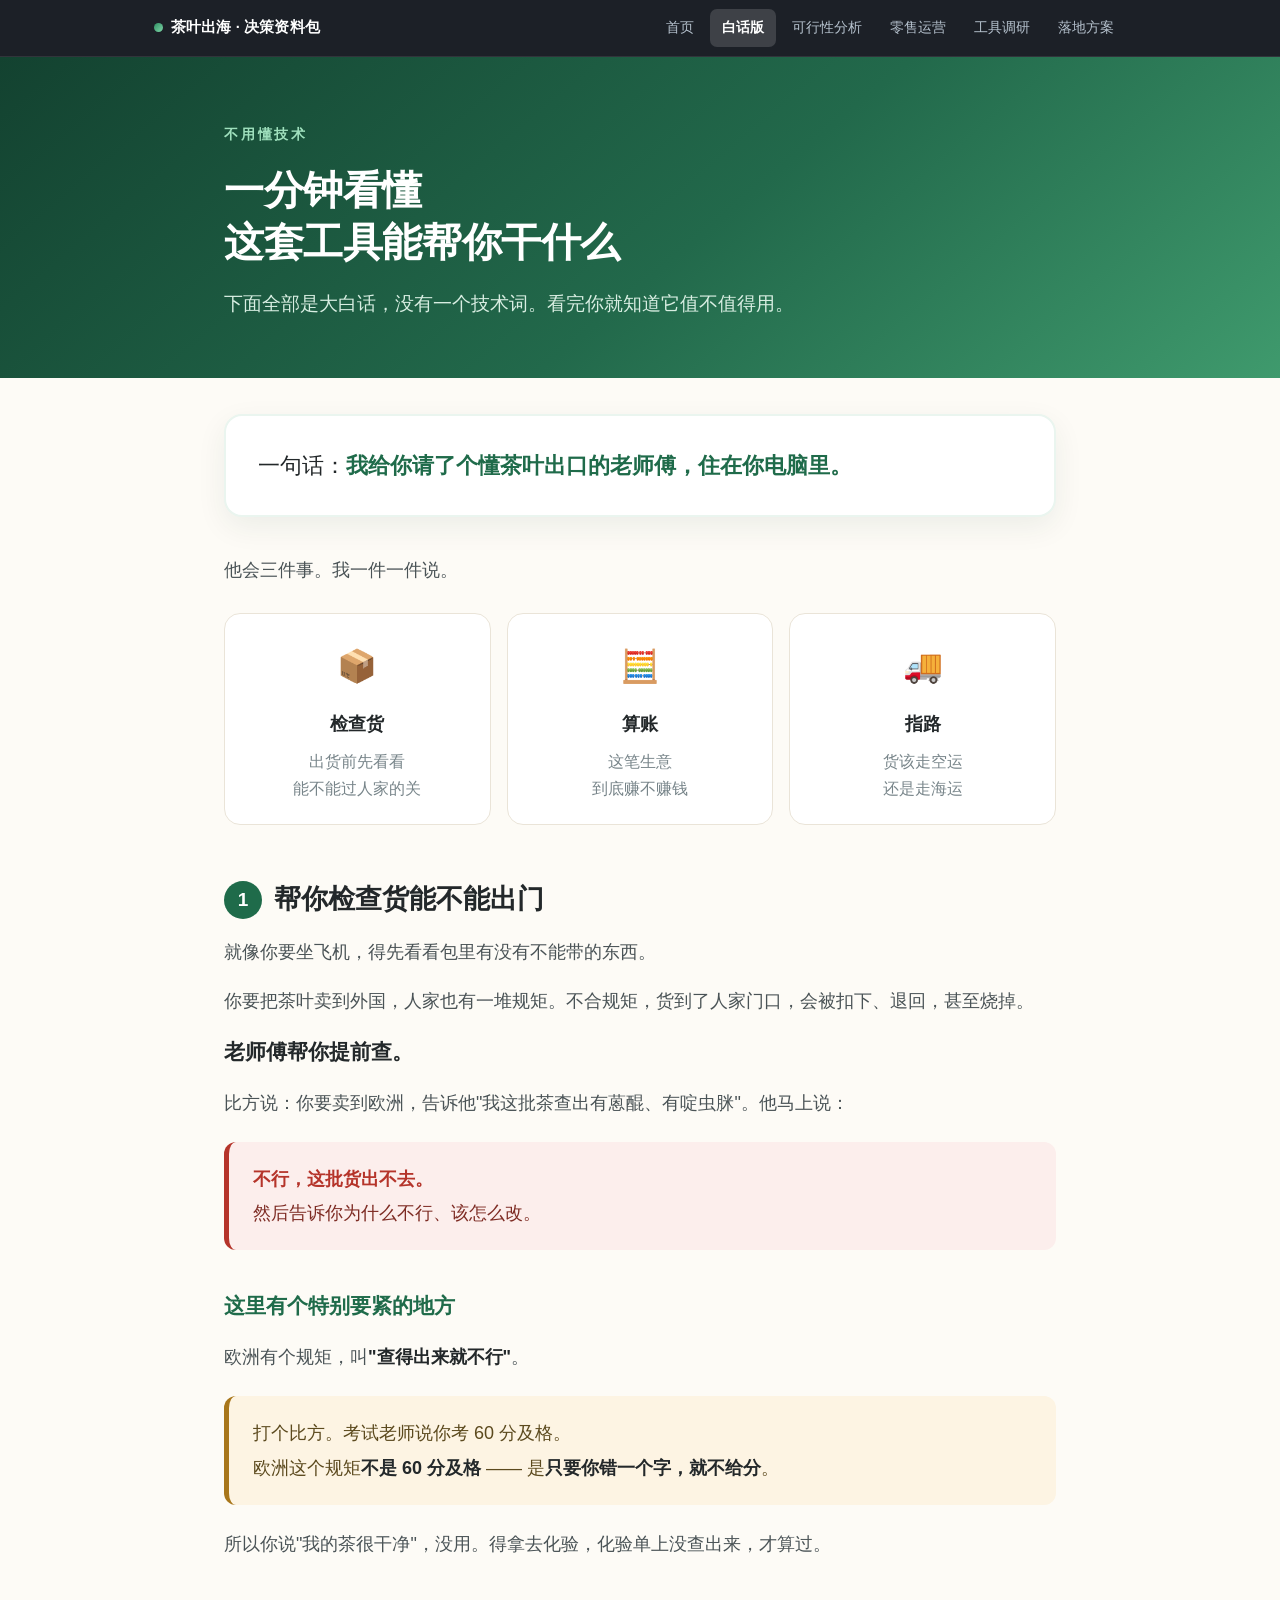
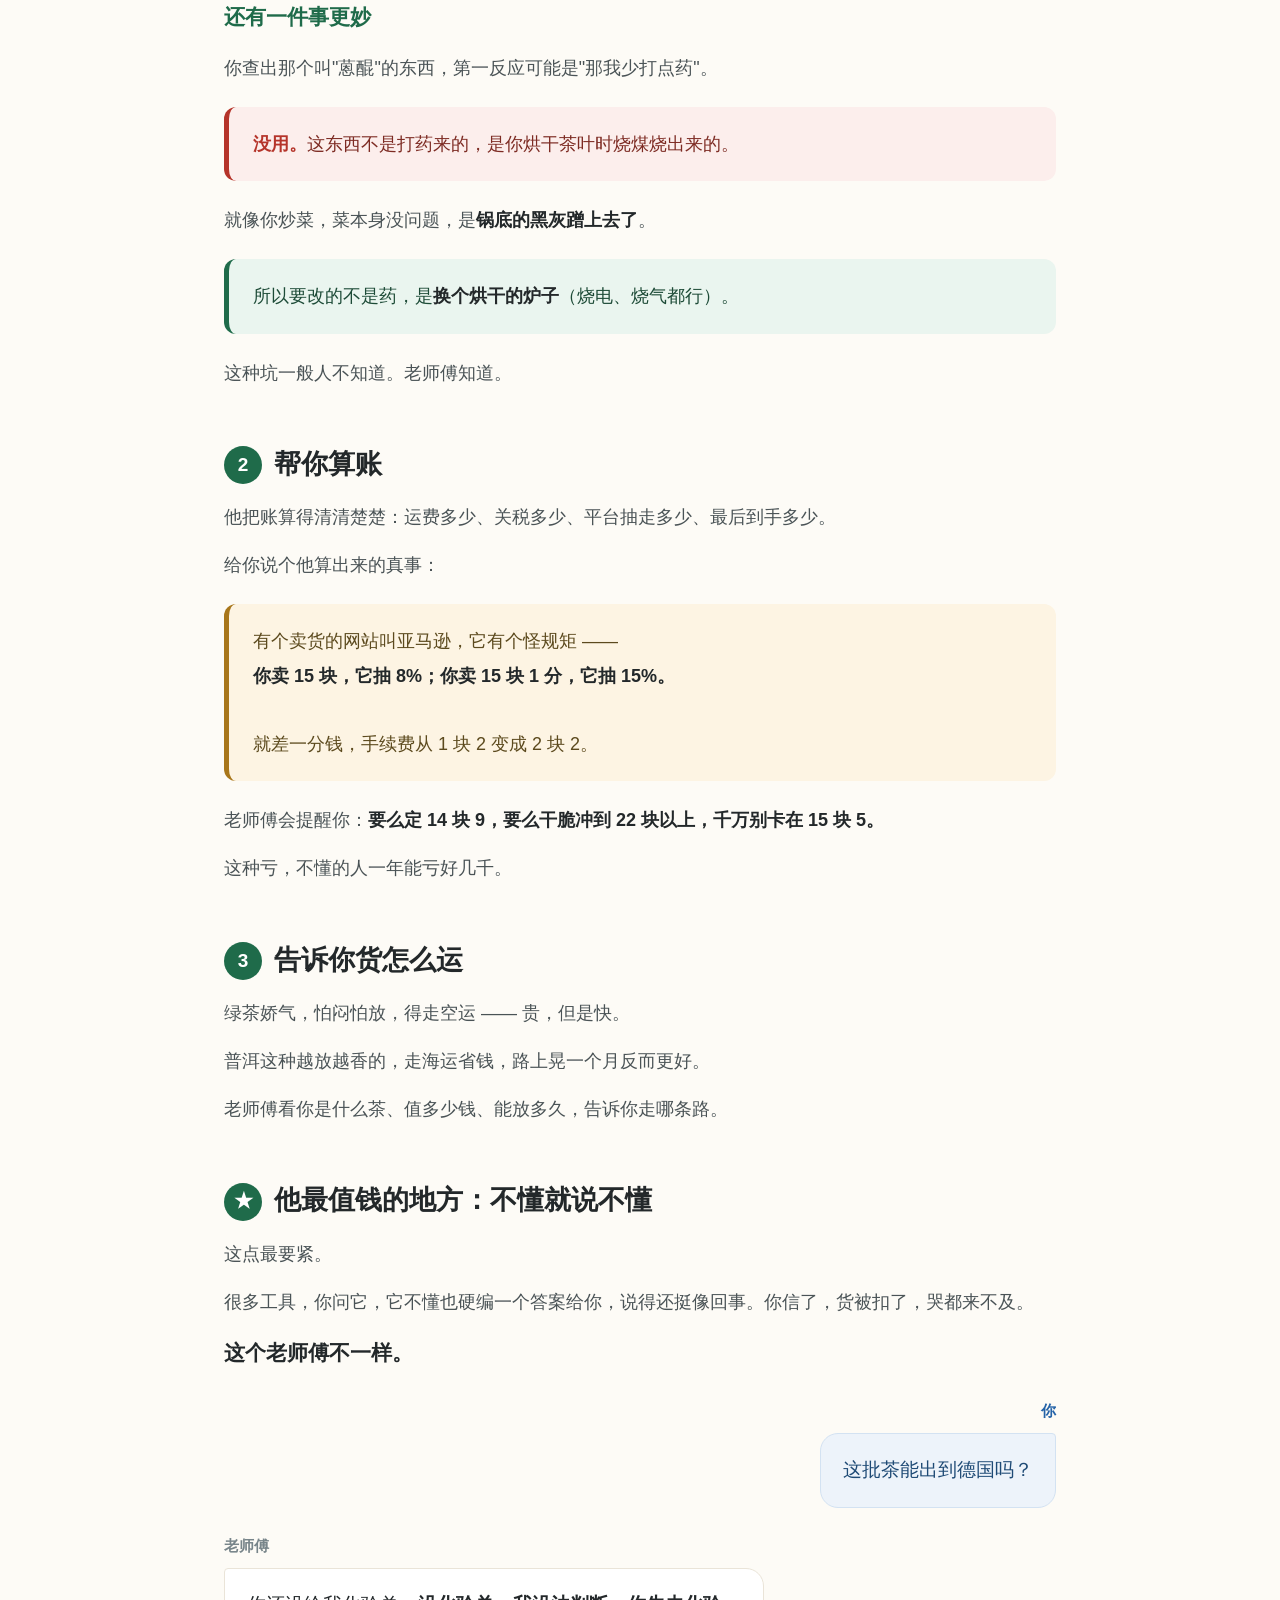
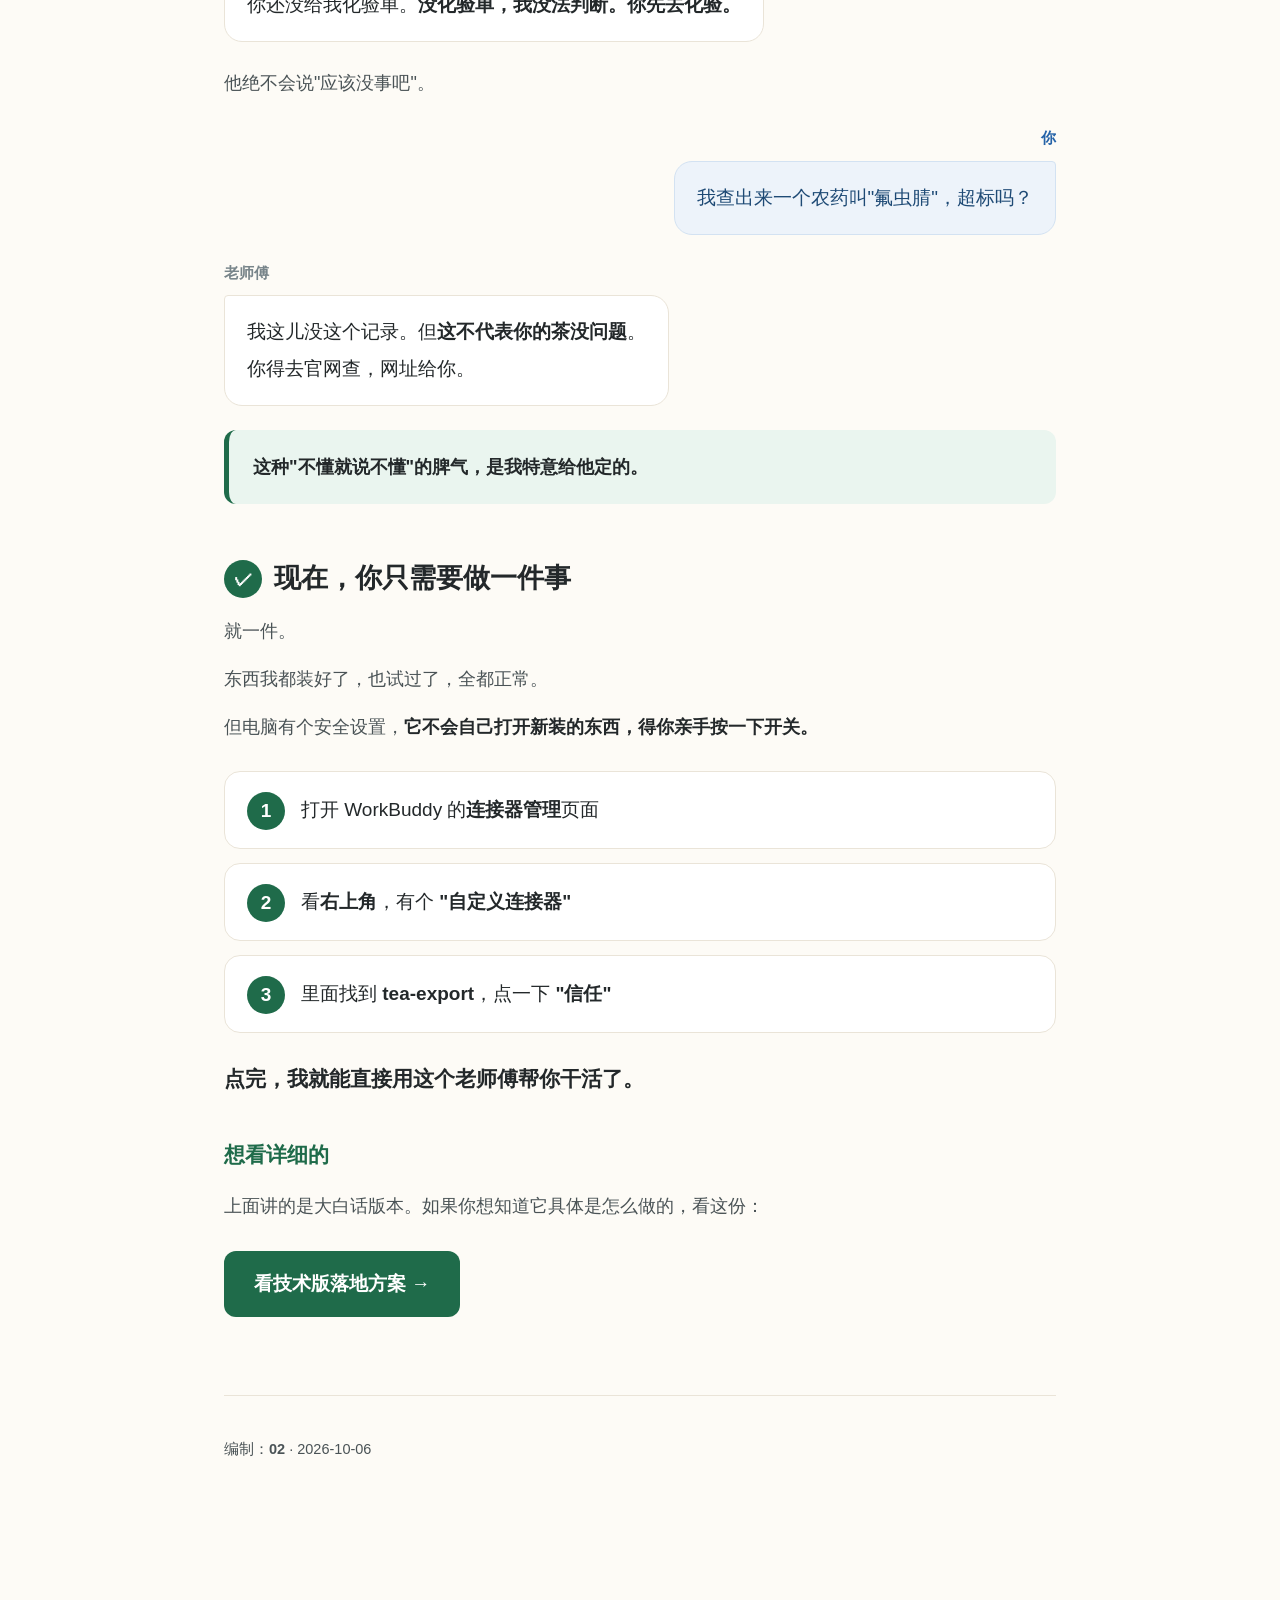
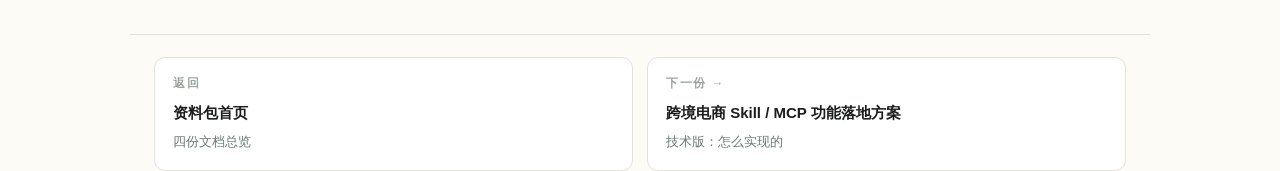
<file: reports/plain-guide.html>
<!DOCTYPE html>
<html lang="zh-CN">
<head>
<meta charset="UTF-8">
<meta name="viewport" content="width=device-width, initial-scale=1.0">
<title>一分钟看懂 · 这套工具能帮你干什么</title>
<meta name="description" content="不用懂技术，一分钟看懂这套茶叶出口工具能帮你做什么。">
<style>
  :root{
    --ink:#23282a; --ink-2:#4a5356; --muted:#78858a; --faint:#9fadb2;
    --bg:#fdfbf6; --card:#ffffff; --line:#eae4d8; --line-2:#f4efe4;
    --green:#1f6b4a; --green-2:#2f8f63; --green-3:#eaf5ef;
    --gold:#a8761a; --gold-bg:#fdf4e3;
    --red:#b5342a; --red-bg:#fceeec;
    --blue:#2563a8; --blue-bg:#edf3fa;
  }
  *{box-sizing:border-box;}
  html{scroll-behavior:smooth;}
  body{margin:0; background:var(--bg); color:var(--ink);
    font-family:"Segoe UI","PingFang SC","Microsoft YaHei",-apple-system,sans-serif;
    font-size:18px; line-height:1.9; -webkit-font-smoothing:antialiased;}
  .wrap{max-width:880px; margin:0 auto; padding:0 24px 100px;}

  header.hero{background:linear-gradient(140deg,#134230 0%,#22694b 55%,#3f9a6d 100%); color:#fff; padding:64px 24px 56px;}
  .hero-in{max-width:880px; margin:0 auto; padding:0 24px;}
  .hero .kicker{font-size:14px; letter-spacing:.2em; color:#9fe0bd; font-weight:700; margin-bottom:16px;}
  .hero h1{font-size:40px; line-height:1.3; margin:0 0 18px; font-weight:700; letter-spacing:-.01em;}
  .hero p.sub{font-size:19px; color:#d8eee2; margin:0; max-width:700px;}

  h2{font-size:27px; margin:56px 0 8px; font-weight:700; line-height:1.4;}
  h2 .n{
    display:inline-flex; align-items:center; justify-content:center;
    width:38px; height:38px; border-radius:50%; background:var(--green); color:#fff;
    font-size:19px; margin-right:12px; transform:translateY(-2px);
  }
  h3{font-size:21px; margin:36px 0 10px; font-weight:700; color:var(--green);}
  p{margin:14px 0; color:var(--ink-2);}
  ul{margin:14px 0; padding-left:26px; color:var(--ink-2);}
  li{margin:9px 0;}
  strong{color:var(--ink); font-weight:700;}
  .big{font-size:21px; color:var(--ink); font-weight:700;}

  .lead{
    background:var(--card); border:2px solid var(--green-3); border-radius:18px;
    padding:30px 32px; margin:36px 0; font-size:22px; line-height:1.8; color:var(--ink);
    box-shadow:0 10px 30px rgba(20,60,40,.07);
  }
  .lead b{color:var(--green);}

  .box{background:var(--card); border:1px solid var(--line); border-radius:16px; padding:26px 28px; margin:22px 0;}
  .box .t{font-size:19px; font-weight:700; margin-bottom:12px; display:flex; align-items:center; gap:10px;}
  .box .t .ic{font-size:24px;}

  .tip{background:var(--gold-bg); border-left:5px solid var(--gold); border-radius:12px; padding:20px 24px; margin:22px 0; font-size:18px; color:#5c4a1e;}
  .tip b{color:#8a6420;}

  .danger{background:var(--red-bg); border-left:5px solid var(--red); border-radius:12px; padding:20px 24px; margin:22px 0; font-size:18px; color:#7d2b23;}
  .danger b{color:var(--red);}

  .ok{background:var(--green-3); border-left:5px solid var(--green); border-radius:12px; padding:20px 24px; margin:22px 0; font-size:18px; color:#1d4b37;}

  /* 对话气泡 */
  .talk{margin:24px 0;}
  .talk .who{font-size:15px; font-weight:700; color:var(--muted); margin-bottom:8px;}
  .talk .say{
    background:var(--card); border:1px solid var(--line); border-radius:4px 18px 18px 18px;
    padding:18px 22px; font-size:19px; color:var(--ink); display:inline-block; max-width:100%;
  }
  .talk.me .who{color:var(--blue);}
  .talk.me .say{background:var(--blue-bg); border-color:#d3e2f2; border-radius:18px 4px 18px 18px; color:#1e4a75;}
  .talk.me{text-align:right;}

  .three{display:grid; grid-template-columns:repeat(3,1fr); gap:16px; margin:26px 0;}
  .three .c{background:var(--card); border:1px solid var(--line); border-radius:16px; padding:22px 20px; text-align:center;}
  .three .c .ic{font-size:32px; margin-bottom:10px;}
  .three .c .h{font-size:18px; font-weight:700; margin-bottom:8px;}
  .three .c .d{font-size:15.5px; color:var(--muted); line-height:1.7;}

  .steps{counter-reset:s; margin:26px 0;}
  .step{position:relative; padding:20px 24px 20px 76px; background:var(--card); border:1px solid var(--line); border-radius:16px; margin-bottom:14px; font-size:19px;}
  .step::before{counter-increment:s; content:counter(s); position:absolute; left:22px; top:20px; width:38px; height:38px; background:var(--green); color:#fff; border-radius:50%; display:flex; align-items:center; justify-content:center; font-weight:700; font-size:19px;}

  .btn{
    display:inline-block; background:var(--green); color:#fff; text-decoration:none;
    padding:15px 30px; border-radius:12px; font-size:19px; font-weight:700; margin:14px 0;
  }
  .btn:hover{background:#17543a;}

  footer{margin-top:64px; padding-top:26px; border-top:1px solid var(--line); font-size:14.5px; color:var(--muted); line-height:1.9;}
  footer b{color:var(--ink-2);}

  @media (max-width:760px){
    body{font-size:17px;}
    .hero h1{font-size:29px;}
    .hero p.sub{font-size:17px;}
    h2{font-size:23px;}
    .lead{font-size:19px; padding:24px 22px;}
    .three{grid-template-columns:1fr;}
    .step{font-size:17px; padding-left:70px;}
  }
</style>
<link rel="stylesheet" href="../assets/site.css">
</head>
<body>

<nav class="site-nav">
  <div class="site-nav-in">
    <a class="brand" href="../index.html"><span class="dot"></span>茶叶出海 · 决策资料包</a>
    <div class="links">
      <a href="../index.html">首页</a>
      <a href="plain-guide.html" class="active">白话版</a>
      <a href="feasibility.html">可行性分析</a>
      <a href="dtc-playbook.html">零售运营</a>
      <a href="skill-landscape.html">工具调研</a>
      <a href="skill-mcp-implementation.html">落地方案</a>
    </div>
  </div>
</nav>

<header class="hero">
  <div class="hero-in">
    <div class="kicker">不用懂技术</div>
    <h1>一分钟看懂<br>这套工具能帮你干什么</h1>
    <p class="sub">下面全部是大白话，没有一个技术词。看完你就知道它值不值得用。</p>
  </div>
</header>

<div class="wrap">

  <div class="lead">
    一句话：<b>我给你请了个懂茶叶出口的老师傅，住在你电脑里。</b>
  </div>

  <p>他会三件事。我一件一件说。</p>

  <div class="three">
    <div class="c">
      <div class="ic">📦</div>
      <div class="h">检查货</div>
      <div class="d">出货前先看看<br>能不能过人家的关</div>
    </div>
    <div class="c">
      <div class="ic">🧮</div>
      <div class="h">算账</div>
      <div class="d">这笔生意<br>到底赚不赚钱</div>
    </div>
    <div class="c">
      <div class="ic">🚚</div>
      <div class="h">指路</div>
      <div class="d">货该走空运<br>还是走海运</div>
    </div>
  </div>

  <!-- 1 -->
  <h2><span class="n">1</span>帮你检查货能不能出门</h2>

  <p>就像你要坐飞机，得先看看包里有没有不能带的东西。</p>
  <p>你要把茶叶卖到外国，人家也有一堆规矩。不合规矩，货到了人家门口，会被扣下、退回，甚至烧掉。</p>
  <p class="big">老师傅帮你提前查。</p>

  <p>比方说：你要卖到欧洲，告诉他"我这批茶查出有蒽醌、有啶虫脒"。他马上说：</p>

  <div class="danger">
    <b>不行，这批货出不去。</b><br>
    然后告诉你为什么不行、该怎么改。
  </div>

  <h3>这里有个特别要紧的地方</h3>

  <p>欧洲有个规矩，叫<strong>"查得出来就不行"</strong>。</p>

  <div class="tip">
    打个比方。考试老师说你考 60 分及格。<br>
    欧洲这个规矩<strong>不是 60 分及格</strong> —— 是<strong>只要你错一个字，就不给分</strong>。
  </div>

  <p>所以你说"我的茶很干净"，没用。得拿去化验，化验单上没查出来，才算过。</p>

  <h3>还有一件事更妙</h3>

  <p>你查出那个叫"蒽醌"的东西，第一反应可能是"那我少打点药"。</p>

  <div class="danger">
    <b>没用。</b>这东西不是打药来的，是你烘干茶叶时烧煤烧出来的。
  </div>

  <p>就像你炒菜，菜本身没问题，是<strong>锅底的黑灰蹭上去了</strong>。</p>

  <div class="ok">
    所以要改的不是药，是<strong>换个烘干的炉子</strong>（烧电、烧气都行）。
  </div>

  <p>这种坑一般人不知道。老师傅知道。</p>

  <!-- 2 -->
  <h2><span class="n">2</span>帮你算账</h2>

  <p>他把账算得清清楚楚：运费多少、关税多少、平台抽走多少、最后到手多少。</p>

  <p>给你说个他算出来的真事：</p>

  <div class="tip">
    有个卖货的网站叫亚马逊，它有个怪规矩 ——<br>
    <strong>你卖 15 块，它抽 8%；你卖 15 块 1 分，它抽 15%。</strong><br><br>
    就差一分钱，手续费从 1 块 2 变成 2 块 2。
  </div>

  <p>老师傅会提醒你：<strong>要么定 14 块 9，要么干脆冲到 22 块以上，千万别卡在 15 块 5。</strong></p>

  <p>这种亏，不懂的人一年能亏好几千。</p>

  <!-- 3 -->
  <h2><span class="n">3</span>告诉你货怎么运</h2>

  <p>绿茶娇气，怕闷怕放，得走空运 —— 贵，但是快。</p>
  <p>普洱这种越放越香的，走海运省钱，路上晃一个月反而更好。</p>
  <p>老师傅看你是什么茶、值多少钱、能放多久，告诉你走哪条路。</p>

  <!-- 最值钱 -->
  <h2><span class="n">★</span>他最值钱的地方：不懂就说不懂</h2>

  <p>这点最要紧。</p>

  <p>很多工具，你问它，它不懂也硬编一个答案给你，说得还挺像回事。你信了，货被扣了，哭都来不及。</p>

  <p class="big">这个老师傅不一样。</p>

  <div class="talk me">
    <div class="who">你</div>
    <div class="say">这批茶能出到德国吗？</div>
  </div>

  <div class="talk">
    <div class="who">老师傅</div>
    <div class="say">你还没给我化验单。<strong>没化验单，我没法判断。你先去化验。</strong></div>
  </div>

  <p>他绝不会说"应该没事吧"。</p>

  <div class="talk me">
    <div class="who">你</div>
    <div class="say">我查出来一个农药叫"氟虫腈"，超标吗？</div>
  </div>

  <div class="talk">
    <div class="who">老师傅</div>
    <div class="say">我这儿没这个记录。但<strong>这不代表你的茶没问题</strong>。<br>你得去官网查，网址给你。</div>
  </div>

  <div class="ok">
    <strong>这种"不懂就说不懂"的脾气，是我特意给他定的。</strong>
  </div>

  <!-- 你要做的 -->
  <h2><span class="n">✓</span>现在，你只需要做一件事</h2>

  <p>就一件。</p>

  <p>东西我都装好了，也试过了，全都正常。</p>

  <p>但电脑有个安全设置，<strong>它不会自己打开新装的东西，得你亲手按一下开关。</strong></p>

  <div class="steps">
    <div class="step">打开 WorkBuddy 的<strong>连接器管理</strong>页面</div>
    <div class="step">看<strong>右上角</strong>，有个 <strong>"自定义连接器"</strong></div>
    <div class="step">里面找到 <strong>tea-export</strong>，点一下 <strong>"信任"</strong></div>
  </div>

  <p class="big">点完，我就能直接用这个老师傅帮你干活了。</p>

  <h3>想看详细的</h3>
  <p>上面讲的是大白话版本。如果你想知道它具体是怎么做的，看这份：</p>
  <a class="btn" href="skill-mcp-implementation.html">看技术版落地方案 →</a>

  <footer>
    <p>编制：<b>02</b> · 2026-10-06</p>
  </footer>

</div>

<div class="page-pager">
  <a href="../index.html"><div class="lbl">返回</div><div class="ttl">资料包首页</div><div class="sub">四份文档总览</div></a>
  <a href="skill-mcp-implementation.html"><div class="lbl">下一份 →</div><div class="ttl">跨境电商 Skill / MCP 功能落地方案</div><div class="sub">技术版：怎么实现的</div></a>
</div>

</body>
</html>
</file>
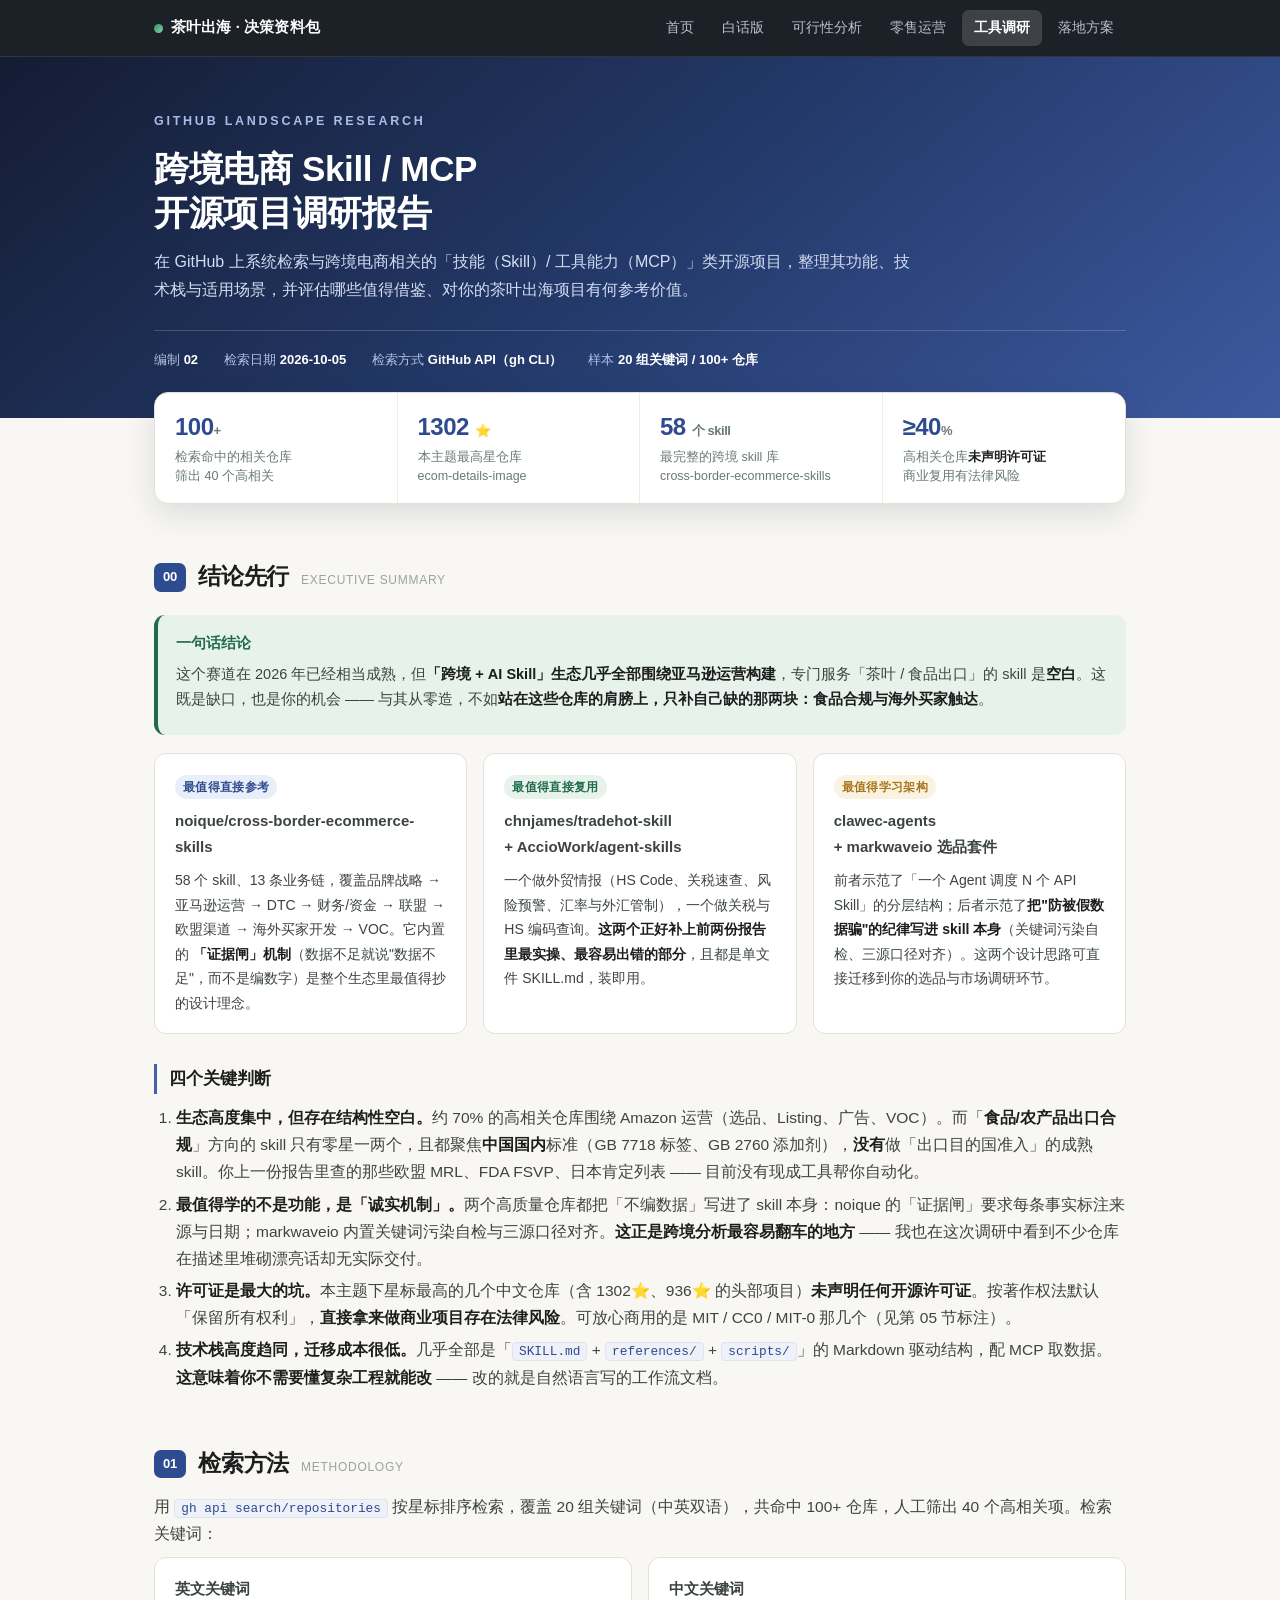
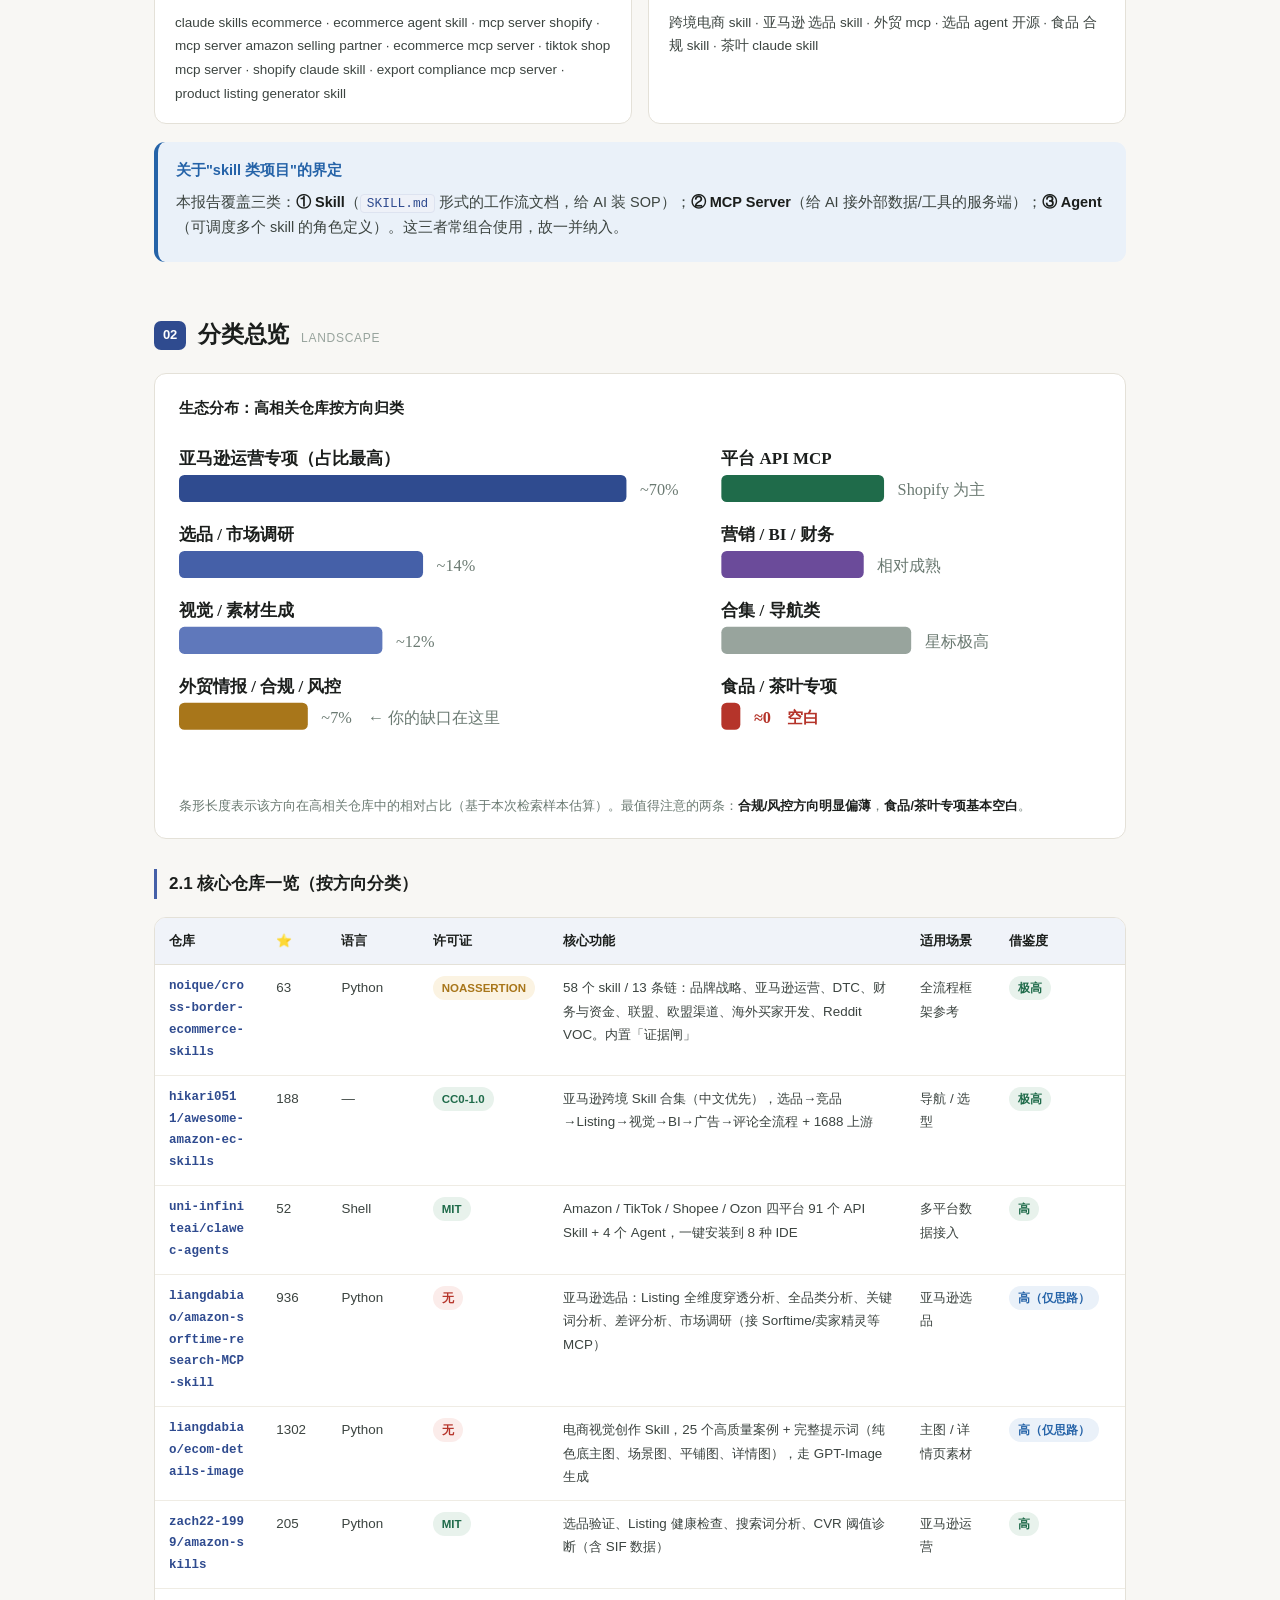
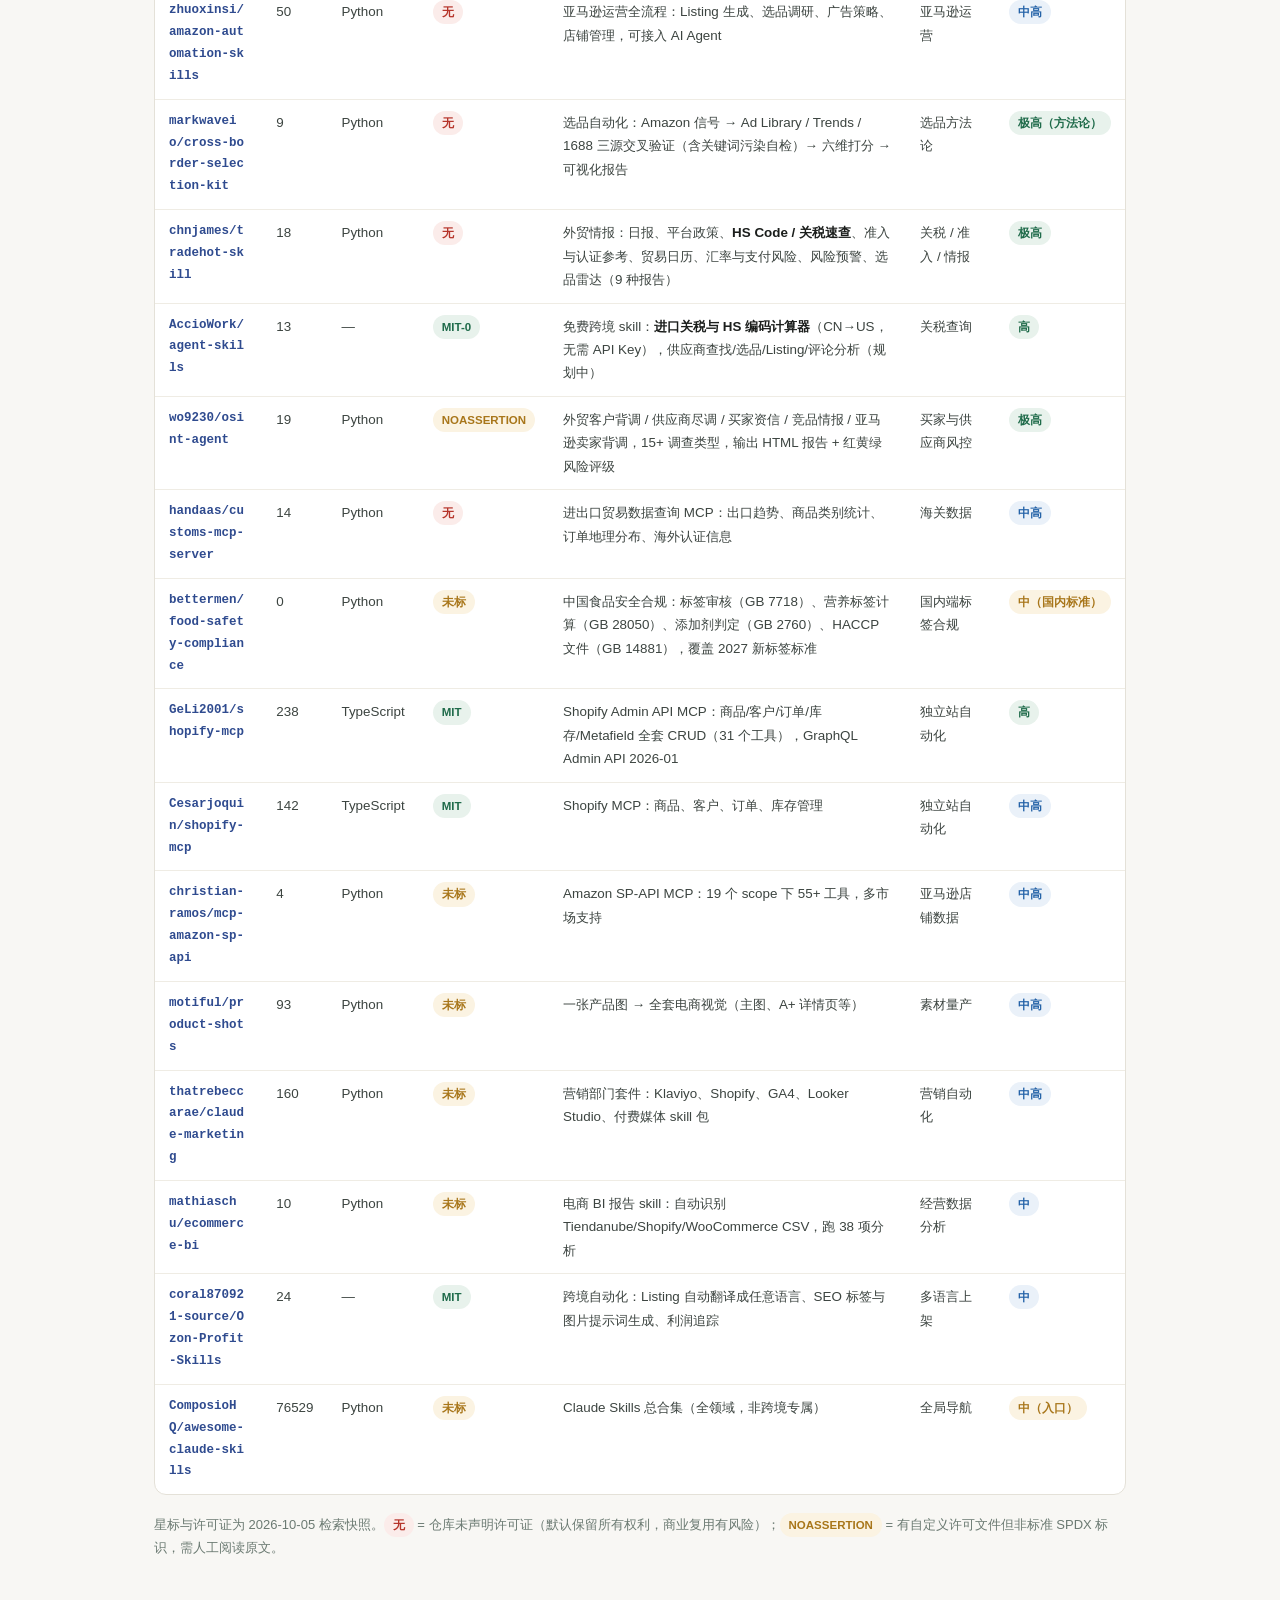
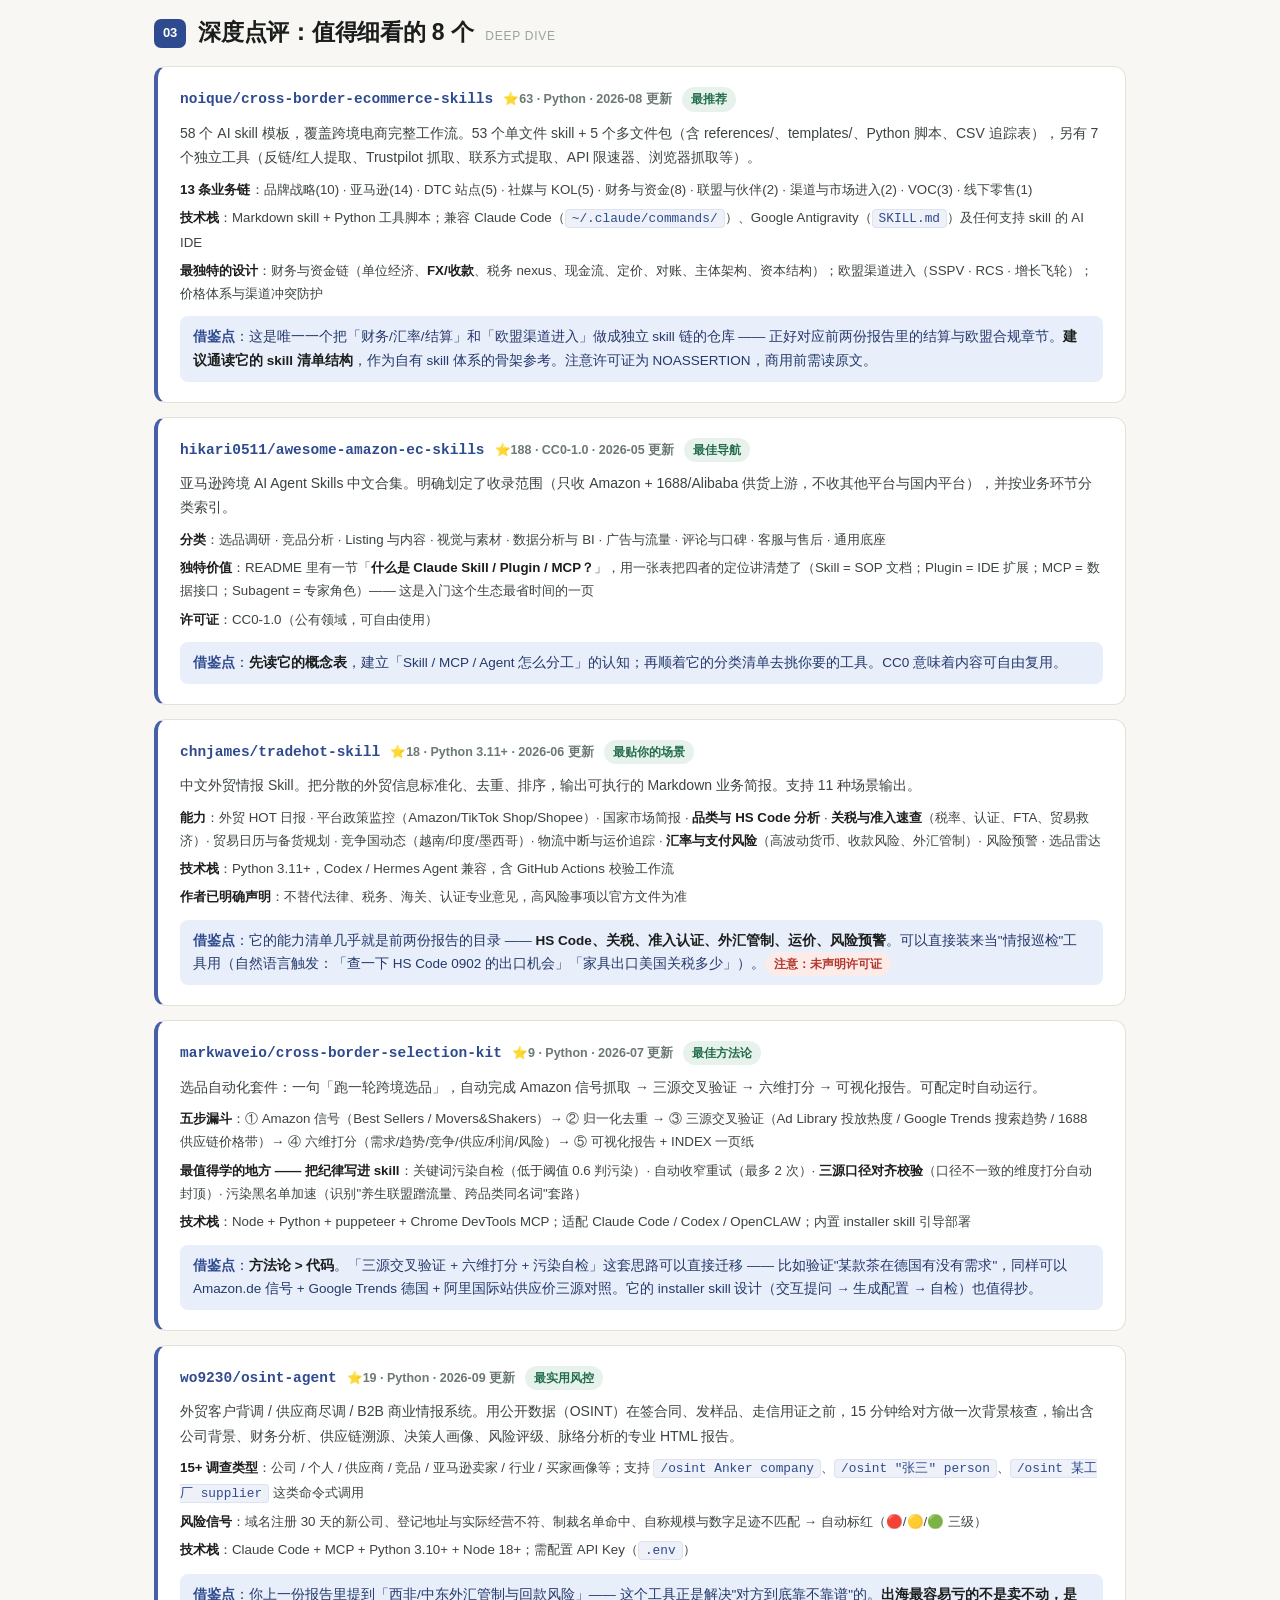
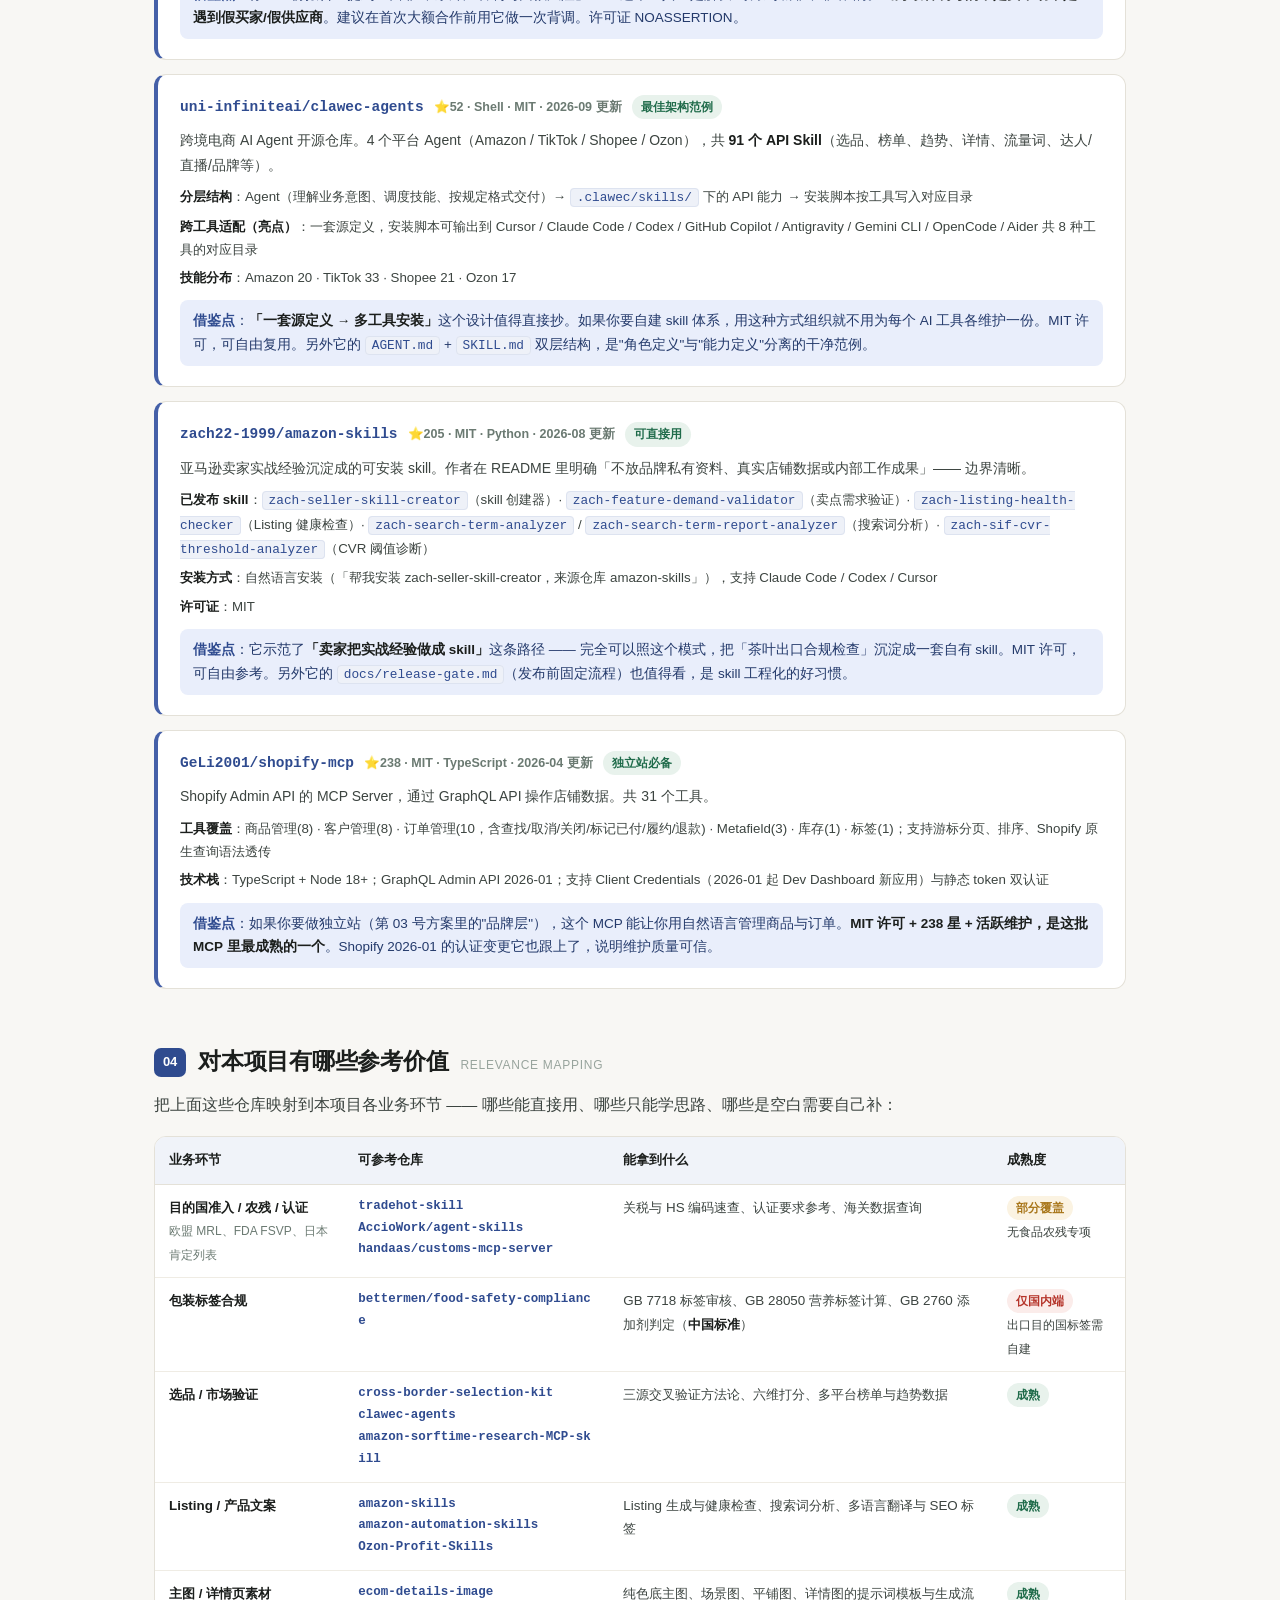
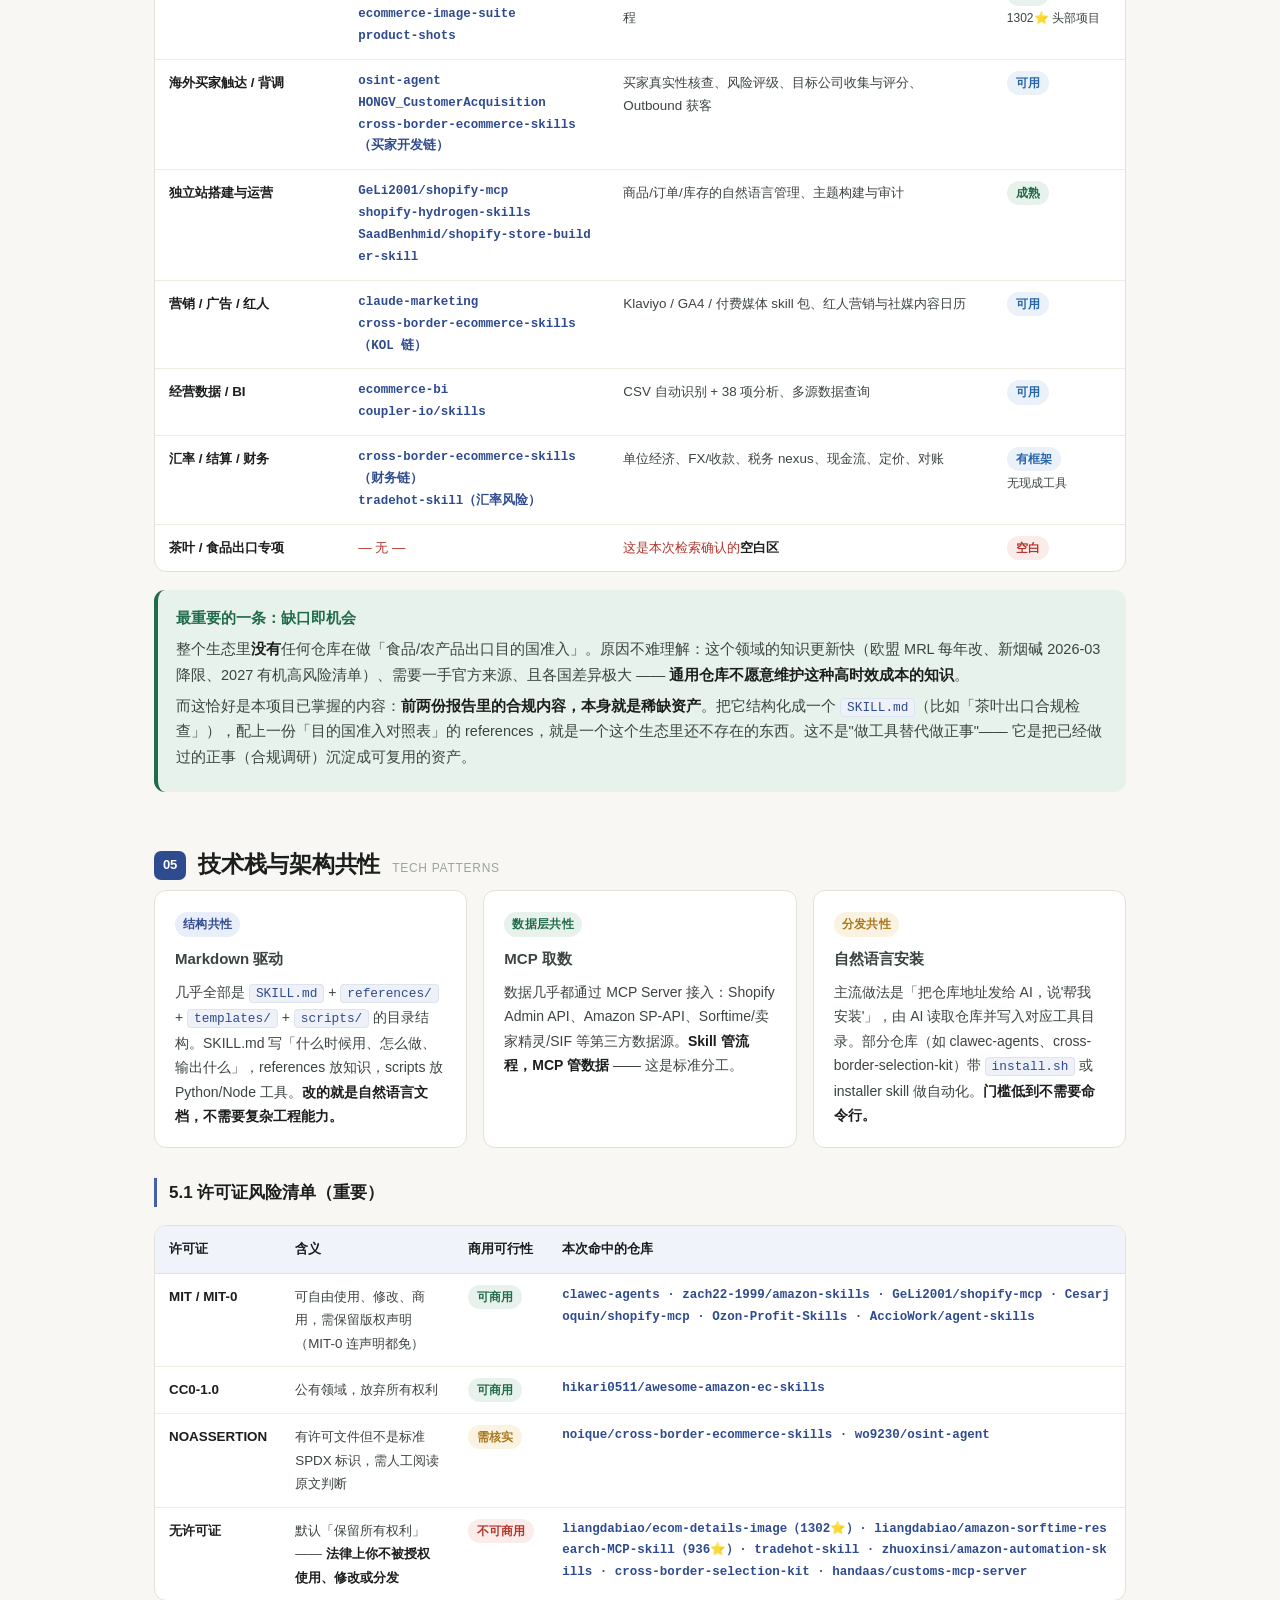
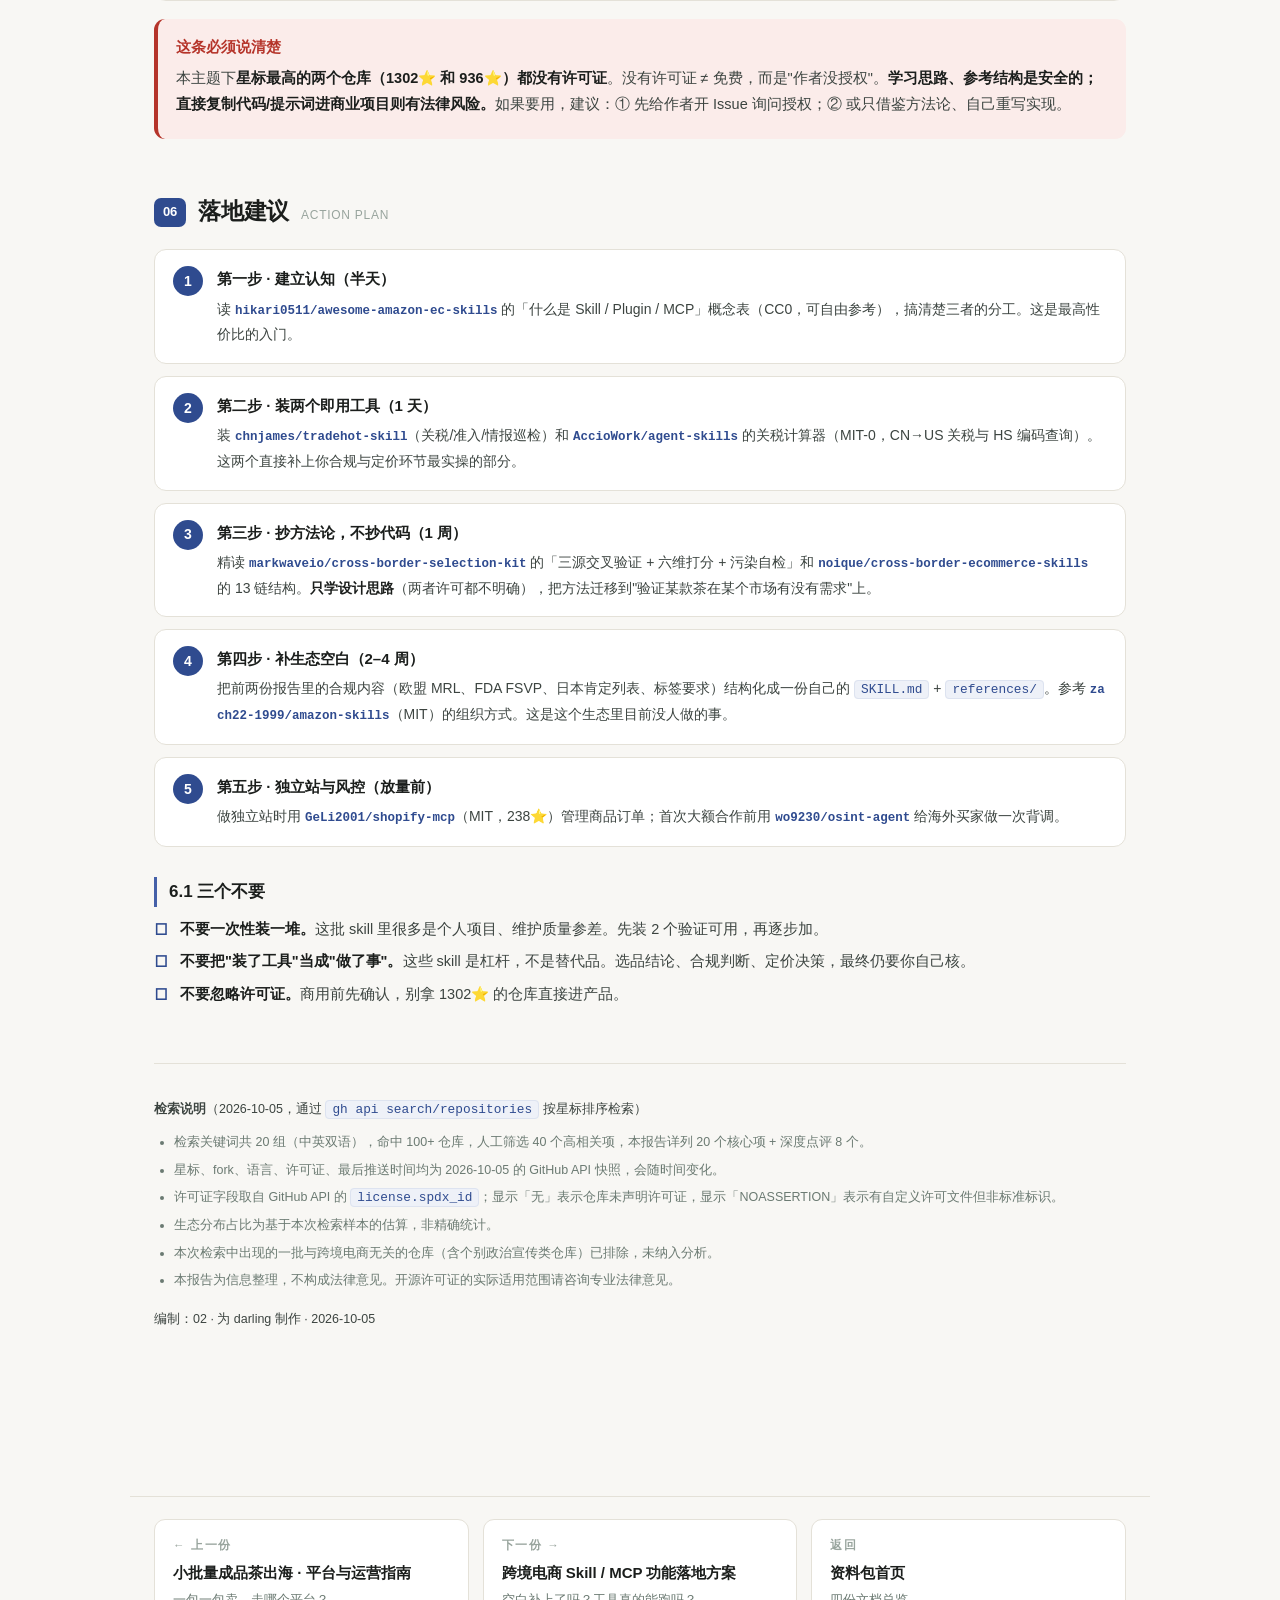
<file: reports/skill-landscape.html>
<!DOCTYPE html>
<html lang="zh-CN">
<head>
<meta charset="UTF-8">
<meta name="viewport" content="width=device-width, initial-scale=1.0">
<title>跨境电商 Skill / MCP 开源项目调研报告</title>
<style>
  :root{
    --ink:#1b1e1c; --ink-2:#3c4440; --muted:#6b7a72; --faint:#98a49d;
    --bg:#f8f7f4; --card:#ffffff; --line:#e4e1d8; --line-2:#efece4;
    --green:#1f6b4a; --green-3:#e8f2ec;
    --gold:#a8761a; --gold-bg:#fbf3e2;
    --red:#b5342a; --red-bg:#fbecea;
    --blue:#2563a8; --blue-bg:#eaf1f9;
    --purple:#6b4b9a; --purple-bg:#f0ebf8;
    --indigo:#2f4b8f; --indigo-bg:#e9eefb; --indigo-2:#4560a8;
  }
  *{box-sizing:border-box;}
  html{scroll-behavior:smooth;}
  body{margin:0; background:var(--bg); color:var(--ink);
    font-family:"Segoe UI","PingFang SC","Microsoft YaHei",-apple-system,sans-serif;
    font-size:15.5px; line-height:1.75; -webkit-font-smoothing:antialiased;}
  .wrap{max-width:1020px; margin:0 auto; padding:0 24px 100px;}

  header.hero{background:linear-gradient(140deg,#141c33 0%,#243a6b 52%,#3d5aa0 100%); color:#fff; padding:54px 24px 46px;}
  .hero-in{max-width:1020px; margin:0 auto; padding:0 24px;}
  .hero .kicker{font-size:12.5px; letter-spacing:.22em; text-transform:uppercase; color:#a9bce8; font-weight:600; margin-bottom:14px;}
  .hero h1{font-size:35px; line-height:1.25; margin:0 0 14px; font-weight:700; letter-spacing:-.01em;}
  .hero p.sub{font-size:16px; color:#d3dcf2; margin:0 0 26px; max-width:760px;}
  .hero .meta{display:flex; flex-wrap:wrap; gap:10px 26px; font-size:13px; color:#b3c1e4; border-top:1px solid rgba(255,255,255,.18); padding-top:18px;}
  .hero .meta b{color:#fff; font-weight:600;}

  .metrics{display:grid; grid-template-columns:repeat(4,1fr); background:var(--card); border:1px solid var(--line); border-radius:14px; margin:-26px auto 40px; overflow:hidden; box-shadow:0 10px 30px rgba(20,30,60,.12); position:relative; z-index:2;}
  .metric{padding:20px 20px 18px; border-right:1px solid var(--line-2);}
  .metric:last-child{border-right:none;}
  .metric .v{font-size:24px; font-weight:700; color:var(--indigo); letter-spacing:-.02em; line-height:1.2;}
  .metric .v small{font-size:13px; color:var(--muted); font-weight:600;}
  .metric .l{font-size:12.5px; color:var(--muted); margin-top:6px; line-height:1.5;}

  section{margin:44px 0 0;}
  h2{font-size:23px; margin:0 0 6px; padding-top:8px; font-weight:700; letter-spacing:-.01em; display:flex; align-items:baseline; gap:12px;}
  h2 .num{font-size:13px; color:#fff; background:var(--indigo); border-radius:7px; padding:3px 9px; font-weight:700; flex:none; transform:translateY(-3px);}
  h2 .en{font-size:12px; color:var(--faint); font-weight:500; letter-spacing:.06em;}
  h3{font-size:17px; margin:30px 0 10px; font-weight:700; padding-left:12px; border-left:3px solid var(--indigo-2);}
  h4{font-size:15px; margin:20px 0 8px; font-weight:700; color:var(--ink-2);}
  p{margin:10px 0; color:var(--ink-2);}
  ul,ol{margin:10px 0; padding-left:22px; color:var(--ink-2);}
  li{margin:5px 0;}
  strong{color:var(--ink); font-weight:700;}
  code{background:#eef1f8; border:1px solid #dde3f0; border-radius:4px; padding:1px 6px; font-size:12.8px; font-family:"Cascadia Code",Consolas,monospace; color:var(--indigo);}
  a{color:var(--indigo); text-decoration:none;}
  a:hover{text-decoration:underline;}

  .card{background:var(--card); border:1px solid var(--line); border-radius:12px; padding:22px 24px; margin:18px 0;}
  .grid2{display:grid; grid-template-columns:1fr 1fr; gap:16px;}
  .grid3{display:grid; grid-template-columns:repeat(3,1fr); gap:16px;}
  .mini{background:var(--card); border:1px solid var(--line); border-radius:12px; padding:18px 20px;}
  .mini h4{margin:0 0 8px; font-size:15px;}
  .mini p{font-size:14px; margin:6px 0 0;}
  .mini .tag{display:inline-block; font-size:11.5px; font-weight:700; padding:2px 8px; border-radius:20px; margin-bottom:9px; letter-spacing:.03em;}
  .t-green{background:var(--green-3); color:var(--green);}
  .t-blue{background:var(--blue-bg); color:var(--blue);}
  .t-gold{background:var(--gold-bg); color:var(--gold);}
  .t-red{background:var(--red-bg); color:var(--red);}
  .t-indigo{background:var(--indigo-bg); color:var(--indigo);}
  .t-purple{background:var(--purple-bg); color:var(--purple);}

  .callout{border-radius:11px; padding:16px 20px 16px 18px; margin:18px 0; border-left:4px solid; font-size:14.5px;}
  .callout p{margin:6px 0;}
  .callout .h{font-weight:700; margin-bottom:4px; font-size:14.5px;}
  .c-verdict{background:var(--green-3); border-color:var(--green);}
  .c-verdict .h{color:var(--green);}
  .c-warn{background:var(--red-bg); border-color:var(--red);}
  .c-warn .h{color:var(--red);}
  .c-note{background:var(--gold-bg); border-color:var(--gold);}
  .c-note .h{color:var(--gold);}
  .c-info{background:var(--blue-bg); border-color:var(--blue);}
  .c-info .h{color:var(--blue);}
  .c-indigo{background:var(--indigo-bg); border-color:var(--indigo);}
  .c-indigo .h{color:var(--indigo);}

  .tbl-wrap{overflow-x:auto; margin:18px 0; border:1px solid var(--line); border-radius:12px; background:var(--card);}
  table{border-collapse:collapse; width:100%; font-size:13.4px; min-width:720px;}
  thead th{background:#f0f3f9; color:var(--ink); text-align:left; font-weight:700; padding:12px 14px; border-bottom:1.5px solid var(--line); white-space:nowrap; font-size:12.8px;}
  tbody td{padding:11px 14px; border-bottom:1px solid var(--line-2); vertical-align:top; color:var(--ink-2);}
  tbody tr:last-child td{border-bottom:none;}
  tbody tr:hover{background:#f9fafd;}
  td strong{color:var(--ink);}
  .pill{display:inline-block; font-size:11.5px; font-weight:700; padding:2px 9px; border-radius:20px; white-space:nowrap;}
  .p1{background:var(--green-3); color:var(--green);}
  .p2{background:var(--blue-bg); color:var(--blue);}
  .p3{background:var(--gold-bg); color:var(--gold);}
  .p4{background:var(--red-bg); color:var(--red);}
  .repo{font-family:"Cascadia Code",Consolas,monospace; font-size:12.5px; color:var(--indigo); font-weight:600; word-break:break-all;}
  .num-cell{font-variant-numeric:tabular-nums; white-space:nowrap;}

  /* repo cards */
  .rcard{background:var(--card); border:1px solid var(--line); border-radius:12px; padding:20px 22px; margin:14px 0; border-left:4px solid var(--indigo-2);}
  .rcard .head{display:flex; flex-wrap:wrap; align-items:baseline; gap:10px; margin-bottom:6px;}
  .rcard .nm{font-family:"Cascadia Code",Consolas,monospace; font-size:14.5px; font-weight:700; color:var(--indigo);}
  .rcard .st{font-size:12.5px; color:var(--muted); font-weight:600;}
  .rcard .desc{font-size:14px; color:var(--ink-2); margin:8px 0;}
  .rcard .row{font-size:13.3px; margin:5px 0; color:var(--ink-2);}
  .rcard .row b{color:var(--ink); font-weight:700;}
  .rcard .borrow{background:var(--indigo-bg); border-radius:8px; padding:9px 13px; margin-top:11px; font-size:13.5px; color:#243a6b;}
  .rcard .borrow b{color:var(--indigo);}

  .chart-box{background:var(--card); border:1px solid var(--line); border-radius:12px; padding:22px 24px; margin:18px 0;}
  .chart-box .cap{font-size:12.5px; color:var(--muted); margin-top:12px; line-height:1.6;}
  .chart-box .ttl{font-size:14.5px; font-weight:700; margin-bottom:16px; color:var(--ink);}

  .steps{counter-reset:s; margin:18px 0;}
  .step{position:relative; padding:16px 20px 16px 62px; background:var(--card); border:1px solid var(--line); border-radius:12px; margin-bottom:12px;}
  .step::before{counter-increment:s; content:counter(s); position:absolute; left:18px; top:16px; width:30px; height:30px; background:var(--indigo); color:#fff; border-radius:50%; display:flex; align-items:center; justify-content:center; font-weight:700; font-size:14px;}
  .step .st{font-weight:700; font-size:15px; margin-bottom:4px;}
  .step .sd{font-size:14px; color:var(--ink-2);}

  .check{list-style:none; padding-left:0;}
  .check li{padding-left:26px; position:relative; margin:7px 0; font-size:14.5px;}
  .check li::before{content:"☐"; position:absolute; left:0; top:0; color:var(--indigo); font-size:15px; font-weight:700;}

  footer{margin-top:56px; padding-top:24px; border-top:1px solid var(--line); font-size:12.5px; color:var(--muted); line-height:1.8;}
  footer b{color:var(--ink-2);}

  @media (max-width:820px){
    .metrics{grid-template-columns:1fr 1fr;}
    .metric:nth-child(2){border-right:none;}
    .metric:nth-child(1),.metric:nth-child(2){border-bottom:1px solid var(--line-2);}
    .grid2,.grid3{grid-template-columns:1fr;}
    .hero h1{font-size:27px;}
    body{font-size:15px;}
  }
</style>
<link rel="stylesheet" href="../assets/site.css">
</head>
<body>

<nav class="site-nav">
  <div class="site-nav-in">
    <a class="brand" href="../index.html"><span class="dot"></span>茶叶出海 · 决策资料包</a>
    <div class="links">
      <a href="../index.html">首页</a>
      <a href="plain-guide.html">白话版</a>
      <a href="feasibility.html">可行性分析</a>
      <a href="dtc-playbook.html">零售运营</a>
      <a href="skill-landscape.html" class="active">工具调研</a>
      <a href="skill-mcp-implementation.html">落地方案</a>
    </div>
  </div>
</nav>


<header class="hero">
  <div class="hero-in">
    <div class="kicker">GitHub Landscape Research</div>
    <h1>跨境电商 Skill / MCP<br>开源项目调研报告</h1>
    <p class="sub">在 GitHub 上系统检索与跨境电商相关的「技能（Skill）/ 工具能力（MCP）」类开源项目，整理其功能、技术栈与适用场景，并评估哪些值得借鉴、对你的茶叶出海项目有何参考价值。</p>
    <div class="meta">
      <span>编制 <b>02</b></span>
      <span>检索日期 <b>2026-10-05</b></span>
      <span>检索方式 <b>GitHub API（gh CLI）</b></span>
      <span>样本 <b>20 组关键词 / 100+ 仓库</b></span>
    </div>
  </div>
</header>

<div class="wrap">

  <div class="metrics">
    <div class="metric">
      <div class="v">100<small>+</small></div>
      <div class="l">检索命中的相关仓库<br>筛出 40 个高相关</div>
    </div>
    <div class="metric">
      <div class="v">1302 <small>⭐</small></div>
      <div class="l">本主题最高星仓库<br>ecom-details-image</div>
    </div>
    <div class="metric">
      <div class="v">58 <small>个 skill</small></div>
      <div class="l">最完整的跨境 skill 库<br>cross-border-ecommerce-skills</div>
    </div>
    <div class="metric">
      <div class="v">≥40<small>%</small></div>
      <div class="l">高相关仓库<strong>未声明许可证</strong><br>商业复用有法律风险</div>
    </div>
  </div>

  <!-- 0 -->
  <section id="s0">
    <h2><span class="num">00</span>结论先行 <span class="en">EXECUTIVE SUMMARY</span></h2>

    <div class="callout c-verdict">
      <div class="h">一句话结论</div>
      <p>这个赛道在 2026 年已经相当成熟，但<strong>「跨境 + AI Skill」生态几乎全部围绕亚马逊运营构建</strong>，专门服务「茶叶 / 食品出口」的 skill 是<strong>空白</strong>。这既是缺口，也是你的机会 —— 与其从零造，不如<strong>站在这些仓库的肩膀上，只补自己缺的那两块：食品合规与海外买家触达</strong>。</p>
    </div>

    <div class="grid3">
      <div class="mini">
        <span class="tag t-indigo">最值得直接参考</span>
        <h4>noique/cross-border-ecommerce-skills</h4>
        <p>58 个 skill、13 条业务链，覆盖品牌战略 → 亚马逊运营 → DTC → 财务/资金 → 联盟 → 欧盟渠道 → 海外买家开发 → VOC。它内置的 <strong>「证据闸」机制</strong>（数据不足就说"数据不足"，而不是编数字）是整个生态里最值得抄的设计理念。</p>
      </div>
      <div class="mini">
        <span class="tag t-green">最值得直接复用</span>
        <h4>chnjames/tradehot-skill<br>+ AccioWork/agent-skills</h4>
        <p>一个做外贸情报（HS Code、关税速查、风险预警、汇率与外汇管制），一个做关税与 HS 编码查询。<strong>这两个正好补上前两份报告里最实操、最容易出错的部分</strong>，且都是单文件 SKILL.md，装即用。</p>
      </div>
      <div class="mini">
        <span class="tag t-gold">最值得学习架构</span>
        <h4>clawec-agents<br>+ markwaveio 选品套件</h4>
        <p>前者示范了「一个 Agent 调度 N 个 API Skill」的分层结构；后者示范了<strong>把"防被假数据骗"的纪律写进 skill 本身</strong>（关键词污染自检、三源口径对齐）。这两个设计思路可直接迁移到你的选品与市场调研环节。</p>
      </div>
    </div>

    <h3>四个关键判断</h3>
    <ol>
      <li><strong>生态高度集中，但存在结构性空白。</strong>约 70% 的高相关仓库围绕 Amazon 运营（选品、Listing、广告、VOC）。而「<strong>食品/农产品出口合规</strong>」方向的 skill 只有零星一两个，且都聚焦<strong>中国国内</strong>标准（GB 7718 标签、GB 2760 添加剂），<strong>没有</strong>做「出口目的国准入」的成熟 skill。你上一份报告里查的那些欧盟 MRL、FDA FSVP、日本肯定列表 —— 目前没有现成工具帮你自动化。</li>
      <li><strong>最值得学的不是功能，是「诚实机制」。</strong>两个高质量仓库都把「不编数据」写进了 skill 本身：noique 的「证据闸」要求每条事实标注来源与日期；markwaveio 内置关键词污染自检与三源口径对齐。<strong>这正是跨境分析最容易翻车的地方</strong> —— 我也在这次调研中看到不少仓库在描述里堆砌漂亮话却无实际交付。</li>
      <li><strong>许可证是最大的坑。</strong>本主题下星标最高的几个中文仓库（含 1302⭐、936⭐ 的头部项目）<strong>未声明任何开源许可证</strong>。按著作权法默认「保留所有权利」，<strong>直接拿来做商业项目存在法律风险</strong>。可放心商用的是 MIT / CC0 / MIT-0 那几个（见第 05 节标注）。</li>
      <li><strong>技术栈高度趋同，迁移成本很低。</strong>几乎全部是「<code>SKILL.md</code> + <code>references/</code> + <code>scripts/</code>」的 Markdown 驱动结构，配 MCP 取数据。<strong>这意味着你不需要懂复杂工程就能改</strong> —— 改的就是自然语言写的工作流文档。</li>
    </ol>
  </section>

  <!-- 1 -->
  <section id="s1">
    <h2><span class="num">01</span>检索方法 <span class="en">METHODOLOGY</span></h2>
    <p>用 <code>gh api search/repositories</code> 按星标排序检索，覆盖 20 组关键词（中英双语），共命中 100+ 仓库，人工筛出 40 个高相关项。检索关键词：</p>
    <div class="grid2">
      <div class="mini">
        <h4>英文关键词</h4>
        <p style="font-size:13.5px">claude skills ecommerce · ecommerce agent skill · mcp server shopify · mcp server amazon selling partner · ecommerce mcp server · tiktok shop mcp server · shopify claude skill · export compliance mcp server · product listing generator skill</p>
      </div>
      <div class="mini">
        <h4>中文关键词</h4>
        <p style="font-size:13.5px">跨境电商 skill · 亚马逊 选品 skill · 外贸 mcp · 选品 agent 开源 · 食品 合规 skill · 茶叶 claude skill</p>
      </div>
    </div>
    <div class="callout c-info">
      <div class="h">关于"skill 类项目"的界定</div>
      <p>本报告覆盖三类：<strong>① Skill</strong>（<code>SKILL.md</code> 形式的工作流文档，给 AI 装 SOP）；<strong>② MCP Server</strong>（给 AI 接外部数据/工具的服务端）；<strong>③ Agent</strong>（可调度多个 skill 的角色定义）。这三者常组合使用，故一并纳入。</p>
    </div>
  </section>

  <!-- 2 -->
  <section id="s2">
    <h2><span class="num">02</span>分类总览 <span class="en">LANDSCAPE</span></h2>

    <div class="chart-box">
      <div class="ttl">生态分布：高相关仓库按方向归类</div>
      <svg viewBox="0 0 680 250" width="100%" role="img" aria-label="生态分布">
        <g font-family="Segoe UI" font-size="12.5" fill="#3c4440">
          <text x="0" y="20" font-weight="700" fill="#1b1e1c">亚马逊运营专项（占比最高）</text>
          <rect x="0" y="28" width="330" height="20" rx="4" fill="#2f4b8f"/>
          <text x="340" y="43" font-size="12" fill="#6b7a72">~70%</text>

          <text x="0" y="76" font-weight="700" fill="#1b1e1c">选品 / 市场调研</text>
          <rect x="0" y="84" width="180" height="20" rx="4" fill="#4560a8"/>
          <text x="190" y="99" font-size="12" fill="#6b7a72">~14%</text>

          <text x="0" y="132" font-weight="700" fill="#1b1e1c">视觉 / 素材生成</text>
          <rect x="0" y="140" width="150" height="20" rx="4" fill="#5f78bb"/>
          <text x="160" y="155" font-size="12" fill="#6b7a72">~12%</text>

          <text x="0" y="188" font-weight="700" fill="#1b1e1c">外贸情报 / 合规 / 风控</text>
          <rect x="0" y="196" width="95" height="20" rx="4" fill="#a8761a"/>
          <text x="105" y="211" font-size="12" fill="#6b7a72">~7%　← 你的缺口在这里</text>

          <text x="400" y="20" font-weight="700" fill="#1b1e1c">平台 API MCP</text>
          <rect x="400" y="28" width="120" height="20" rx="4" fill="#1f6b4a"/>
          <text x="530" y="43" font-size="12" fill="#6b7a72">Shopify 为主</text>

          <text x="400" y="76" font-weight="700" fill="#1b1e1c">营销 / BI / 财务</text>
          <rect x="400" y="84" width="105" height="20" rx="4" fill="#6b4b9a"/>
          <text x="515" y="99" font-size="12" fill="#6b7a72">相对成熟</text>

          <text x="400" y="132" font-weight="700" fill="#1b1e1c">合集 / 导航类</text>
          <rect x="400" y="140" width="140" height="20" rx="4" fill="#98a49d"/>
          <text x="550" y="155" font-size="12" fill="#6b7a72">星标极高</text>

          <text x="400" y="188" font-weight="700" fill="#1b1e1c">食品 / 茶叶专项</text>
          <rect x="400" y="196" width="14" height="20" rx="4" fill="#b5342a"/>
          <text x="424" y="211" font-size="12" fill="#b5342a" font-weight="700">≈0　空白</text>
        </g>
      </svg>
      <div class="cap">条形长度表示该方向在高相关仓库中的相对占比（基于本次检索样本估算）。最值得注意的两条：<strong>合规/风控方向明显偏薄</strong>，<strong>食品/茶叶专项基本空白</strong>。</div>
    </div>

    <h3>2.1 核心仓库一览（按方向分类）</h3>
    <div class="tbl-wrap">
      <table>
        <thead>
          <tr><th>仓库</th><th>⭐</th><th>语言</th><th>许可证</th><th>核心功能</th><th>适用场景</th><th>借鉴度</th></tr>
        </thead>
        <tbody>
          <tr>
            <td class="repo">noique/cross-border-ecommerce-skills</td>
            <td class="num-cell">63</td><td>Python</td><td><span class="pill p3">NOASSERTION</span></td>
            <td>58 个 skill / 13 条链：品牌战略、亚马逊运营、DTC、财务与资金、联盟、欧盟渠道、海外买家开发、Reddit VOC。内置「证据闸」</td>
            <td>全流程框架参考</td>
            <td><span class="pill p1">极高</span></td>
          </tr>
          <tr>
            <td class="repo">hikari0511/awesome-amazon-ec-skills</td>
            <td class="num-cell">188</td><td>—</td><td><span class="pill p1">CC0-1.0</span></td>
            <td>亚马逊跨境 Skill 合集（中文优先），选品→竞品→Listing→视觉→BI→广告→评论全流程 + 1688 上游</td>
            <td>导航 / 选型</td>
            <td><span class="pill p1">极高</span></td>
          </tr>
          <tr>
            <td class="repo">uni-infiniteai/clawec-agents</td>
            <td class="num-cell">52</td><td>Shell</td><td><span class="pill p1">MIT</span></td>
            <td>Amazon / TikTok / Shopee / Ozon 四平台 91 个 API Skill + 4 个 Agent，一键安装到 8 种 IDE</td>
            <td>多平台数据接入</td>
            <td><span class="pill p1">高</span></td>
          </tr>
          <tr>
            <td class="repo">liangdabiao/amazon-sorftime-research-MCP-skill</td>
            <td class="num-cell">936</td><td>Python</td><td><span class="pill p4">无</span></td>
            <td>亚马逊选品：Listing 全维度穿透分析、全品类分析、关键词分析、差评分析、市场调研（接 Sorftime/卖家精灵等 MCP）</td>
            <td>亚马逊选品</td>
            <td><span class="pill p2">高（仅思路）</span></td>
          </tr>
          <tr>
            <td class="repo">liangdabiao/ecom-details-image</td>
            <td class="num-cell">1302</td><td>Python</td><td><span class="pill p4">无</span></td>
            <td>电商视觉创作 Skill，25 个高质量案例 + 完整提示词（纯色底主图、场景图、平铺图、详情图），走 GPT-Image 生成</td>
            <td>主图 / 详情页素材</td>
            <td><span class="pill p2">高（仅思路）</span></td>
          </tr>
          <tr>
            <td class="repo">zach22-1999/amazon-skills</td>
            <td class="num-cell">205</td><td>Python</td><td><span class="pill p1">MIT</span></td>
            <td>选品验证、Listing 健康检查、搜索词分析、CVR 阈值诊断（含 SIF 数据）</td>
            <td>亚马逊运营</td>
            <td><span class="pill p1">高</span></td>
          </tr>
          <tr>
            <td class="repo">zhuoxinsi/amazon-automation-skills</td>
            <td class="num-cell">50</td><td>Python</td><td><span class="pill p4">无</span></td>
            <td>亚马逊运营全流程：Listing 生成、选品调研、广告策略、店铺管理，可接入 AI Agent</td>
            <td>亚马逊运营</td>
            <td><span class="pill p2">中高</span></td>
          </tr>
          <tr>
            <td class="repo">markwaveio/cross-border-selection-kit</td>
            <td class="num-cell">9</td><td>Python</td><td><span class="pill p4">无</span></td>
            <td>选品自动化：Amazon 信号 → Ad Library / Trends / 1688 三源交叉验证（含关键词污染自检）→ 六维打分 → 可视化报告</td>
            <td>选品方法论</td>
            <td><span class="pill p1">极高（方法论）</span></td>
          </tr>
          <tr>
            <td class="repo">chnjames/tradehot-skill</td>
            <td class="num-cell">18</td><td>Python</td><td><span class="pill p4">无</span></td>
            <td>外贸情报：日报、平台政策、<strong>HS Code / 关税速查</strong>、准入与认证参考、贸易日历、汇率与支付风险、风险预警、选品雷达（9 种报告）</td>
            <td>关税 / 准入 / 情报</td>
            <td><span class="pill p1">极高</span></td>
          </tr>
          <tr>
            <td class="repo">AccioWork/agent-skills</td>
            <td class="num-cell">13</td><td>—</td><td><span class="pill p1">MIT-0</span></td>
            <td>免费跨境 skill：<strong>进口关税与 HS 编码计算器</strong>（CN→US，无需 API Key），供应商查找/选品/Listing/评论分析（规划中）</td>
            <td>关税查询</td>
            <td><span class="pill p1">高</span></td>
          </tr>
          <tr>
            <td class="repo">wo9230/osint-agent</td>
            <td class="num-cell">19</td><td>Python</td><td><span class="pill p3">NOASSERTION</span></td>
            <td>外贸客户背调 / 供应商尽调 / 买家资信 / 竞品情报 / 亚马逊卖家背调，15+ 调查类型，输出 HTML 报告 + 红黄绿风险评级</td>
            <td>买家与供应商风控</td>
            <td><span class="pill p1">极高</span></td>
          </tr>
          <tr>
            <td class="repo">handaas/customs-mcp-server</td>
            <td class="num-cell">14</td><td>Python</td><td><span class="pill p4">无</span></td>
            <td>进出口贸易数据查询 MCP：出口趋势、商品类别统计、订单地理分布、海外认证信息</td>
            <td>海关数据</td>
            <td><span class="pill p2">中高</span></td>
          </tr>
          <tr>
            <td class="repo">bettermen/food-safety-compliance</td>
            <td class="num-cell">0</td><td>Python</td><td><span class="pill p3">未标</span></td>
            <td>中国食品安全合规：标签审核（GB 7718）、营养标签计算（GB 28050）、添加剂判定（GB 2760）、HACCP 文件（GB 14881），覆盖 2027 新标签标准</td>
            <td>国内端标签合规</td>
            <td><span class="pill p3">中（国内标准）</span></td>
          </tr>
          <tr>
            <td class="repo">GeLi2001/shopify-mcp</td>
            <td class="num-cell">238</td><td>TypeScript</td><td><span class="pill p1">MIT</span></td>
            <td>Shopify Admin API MCP：商品/客户/订单/库存/Metafield 全套 CRUD（31 个工具），GraphQL Admin API 2026-01</td>
            <td>独立站自动化</td>
            <td><span class="pill p1">高</span></td>
          </tr>
          <tr>
            <td class="repo">Cesarjoquin/shopify-mcp</td>
            <td class="num-cell">142</td><td>TypeScript</td><td><span class="pill p1">MIT</span></td>
            <td>Shopify MCP：商品、客户、订单、库存管理</td>
            <td>独立站自动化</td>
            <td><span class="pill p2">中高</span></td>
          </tr>
          <tr>
            <td class="repo">christian-ramos/mcp-amazon-sp-api</td>
            <td class="num-cell">4</td><td>Python</td><td><span class="pill p3">未标</span></td>
            <td>Amazon SP-API MCP：19 个 scope 下 55+ 工具，多市场支持</td>
            <td>亚马逊店铺数据</td>
            <td><span class="pill p2">中高</span></td>
          </tr>
          <tr>
            <td class="repo">motiful/product-shots</td>
            <td class="num-cell">93</td><td>Python</td><td><span class="pill p3">未标</span></td>
            <td>一张产品图 → 全套电商视觉（主图、A+ 详情页等）</td>
            <td>素材量产</td>
            <td><span class="pill p2">中高</span></td>
          </tr>
          <tr>
            <td class="repo">thatrebeccarae/claude-marketing</td>
            <td class="num-cell">160</td><td>Python</td><td><span class="pill p3">未标</span></td>
            <td>营销部门套件：Klaviyo、Shopify、GA4、Looker Studio、付费媒体 skill 包</td>
            <td>营销自动化</td>
            <td><span class="pill p2">中高</span></td>
          </tr>
          <tr>
            <td class="repo">mathiaschu/ecommerce-bi</td>
            <td class="num-cell">10</td><td>Python</td><td><span class="pill p3">未标</span></td>
            <td>电商 BI 报告 skill：自动识别 Tiendanube/Shopify/WooCommerce CSV，跑 38 项分析</td>
            <td>经营数据分析</td>
            <td><span class="pill p2">中</span></td>
          </tr>
          <tr>
            <td class="repo">coral870921-source/Ozon-Profit-Skills</td>
            <td class="num-cell">24</td><td>—</td><td><span class="pill p1">MIT</span></td>
            <td>跨境自动化：Listing 自动翻译成任意语言、SEO 标签与图片提示词生成、利润追踪</td>
            <td>多语言上架</td>
            <td><span class="pill p2">中</span></td>
          </tr>
          <tr>
            <td class="repo">ComposioHQ/awesome-claude-skills</td>
            <td class="num-cell">76529</td><td>Python</td><td><span class="pill p3">未标</span></td>
            <td>Claude Skills 总合集（全领域，非跨境专属）</td>
            <td>全局导航</td>
            <td><span class="pill p3">中（入口）</span></td>
          </tr>
        </tbody>
      </table>
    </div>
    <p style="font-size:13px;color:var(--muted)">星标与许可证为 2026-10-05 检索快照。<span class="pill p4">无</span> = 仓库未声明许可证（默认保留所有权利，商业复用有风险）；<span class="pill p3">NOASSERTION</span> = 有自定义许可文件但非标准 SPDX 标识，需人工阅读原文。</p>
  </section>

  <!-- 3 -->
  <section id="s3">
    <h2><span class="num">03</span>深度点评：值得细看的 8 个 <span class="en">DEEP DIVE</span></h2>

    <div class="rcard">
      <div class="head">
        <span class="nm">noique/cross-border-ecommerce-skills</span>
        <span class="st">⭐63 · Python · 2026-08 更新</span>
        <span class="pill p1">最推荐</span>
      </div>
      <div class="desc">58 个 AI skill 模板，覆盖跨境电商完整工作流。53 个单文件 skill + 5 个多文件包（含 references/、templates/、Python 脚本、CSV 追踪表），另有 7 个独立工具（反链/红人提取、Trustpilot 抓取、联系方式提取、API 限速器、浏览器抓取等）。</div>
      <div class="row"><b>13 条业务链</b>：品牌战略(10) · 亚马逊(14) · DTC 站点(5) · 社媒与 KOL(5) · 财务与资金(8) · 联盟与伙伴(2) · 渠道与市场进入(2) · VOC(3) · 线下零售(1)</div>
      <div class="row"><b>技术栈</b>：Markdown skill + Python 工具脚本；兼容 Claude Code（<code>~/.claude/commands/</code>）、Google Antigravity（<code>SKILL.md</code>）及任何支持 skill 的 AI IDE</div>
      <div class="row"><b>最独特的设计</b>：财务与资金链（单位经济、<strong>FX/收款</strong>、税务 nexus、现金流、定价、对账、主体架构、资本结构）；欧盟渠道进入（SSPV · RCS · 增长飞轮）；价格体系与渠道冲突防护</div>
      <div class="borrow"><b>借鉴点</b>：这是唯一一个把「财务/汇率/结算」和「欧盟渠道进入」做成独立 skill 链的仓库 —— 正好对应前两份报告里的结算与欧盟合规章节。<strong>建议通读它的 skill 清单结构</strong>，作为自有 skill 体系的骨架参考。注意许可证为 NOASSERTION，商用前需读原文。</div>
    </div>

    <div class="rcard">
      <div class="head">
        <span class="nm">hikari0511/awesome-amazon-ec-skills</span>
        <span class="st">⭐188 · CC0-1.0 · 2026-05 更新</span>
        <span class="pill p1">最佳导航</span>
      </div>
      <div class="desc">亚马逊跨境 AI Agent Skills 中文合集。明确划定了收录范围（只收 Amazon + 1688/Alibaba 供货上游，不收其他平台与国内平台），并按业务环节分类索引。</div>
      <div class="row"><b>分类</b>：选品调研 · 竞品分析 · Listing 与内容 · 视觉与素材 · 数据分析与 BI · 广告与流量 · 评论与口碑 · 客服与售后 · 通用底座</div>
      <div class="row"><b>独特价值</b>：README 里有一节「<strong>什么是 Claude Skill / Plugin / MCP？</strong>」，用一张表把四者的定位讲清楚了（Skill = SOP 文档；Plugin = IDE 扩展；MCP = 数据接口；Subagent = 专家角色）—— 这是入门这个生态最省时间的一页</div>
      <div class="row"><b>许可证</b>：CC0-1.0（公有领域，可自由使用）</div>
      <div class="borrow"><b>借鉴点</b>：<strong>先读它的概念表</strong>，建立「Skill / MCP / Agent 怎么分工」的认知；再顺着它的分类清单去挑你要的工具。CC0 意味着内容可自由复用。</div>
    </div>

    <div class="rcard">
      <div class="head">
        <span class="nm">chnjames/tradehot-skill</span>
        <span class="st">⭐18 · Python 3.11+ · 2026-06 更新</span>
        <span class="pill p1">最贴你的场景</span>
      </div>
      <div class="desc">中文外贸情报 Skill。把分散的外贸信息标准化、去重、排序，输出可执行的 Markdown 业务简报。支持 11 种场景输出。</div>
      <div class="row"><b>能力</b>：外贸 HOT 日报 · 平台政策监控（Amazon/TikTok Shop/Shopee）· 国家市场简报 · <strong>品类与 HS Code 分析</strong> · <strong>关税与准入速查</strong>（税率、认证、FTA、贸易救济）· 贸易日历与备货规划 · 竞争国动态（越南/印度/墨西哥）· 物流中断与运价追踪 · <strong>汇率与支付风险</strong>（高波动货币、收款风险、外汇管制）· 风险预警 · 选品雷达</div>
      <div class="row"><b>技术栈</b>：Python 3.11+，Codex / Hermes Agent 兼容，含 GitHub Actions 校验工作流</div>
      <div class="row"><b>作者已明确声明</b>：不替代法律、税务、海关、认证专业意见，高风险事项以官方文件为准</div>
      <div class="borrow"><b>借鉴点</b>：它的能力清单几乎就是前两份报告的目录 —— <strong>HS Code、关税、准入认证、外汇管制、运价、风险预警</strong>。可以直接装来当"情报巡检"工具用（自然语言触发：「查一下 HS Code 0902 的出口机会」「家具出口美国关税多少」）。<span class="pill p4">注意：未声明许可证</span></div>
    </div>

    <div class="rcard">
      <div class="head">
        <span class="nm">markwaveio/cross-border-selection-kit</span>
        <span class="st">⭐9 · Python · 2026-07 更新</span>
        <span class="pill p1">最佳方法论</span>
      </div>
      <div class="desc">选品自动化套件：一句「跑一轮跨境选品」，自动完成 Amazon 信号抓取 → 三源交叉验证 → 六维打分 → 可视化报告。可配定时自动运行。</div>
      <div class="row"><b>五步漏斗</b>：① Amazon 信号（Best Sellers / Movers&Shakers）→ ② 归一化去重 → ③ 三源交叉验证（Ad Library 投放热度 / Google Trends 搜索趋势 / 1688 供应链价格带）→ ④ 六维打分（需求/趋势/竞争/供应/利润/风险）→ ⑤ 可视化报告 + INDEX 一页纸</div>
      <div class="row"><b>最值得学的地方 —— 把纪律写进 skill</b>：关键词污染自检（低于阈值 0.6 判污染）· 自动收窄重试（最多 2 次）· <strong>三源口径对齐校验</strong>（口径不一致的维度打分自动封顶）· 污染黑名单加速（识别"养生联盟蹭流量、跨品类同名词"套路）</div>
      <div class="row"><b>技术栈</b>：Node + Python + puppeteer + Chrome DevTools MCP；适配 Claude Code / Codex / OpenCLAW；内置 installer skill 引导部署</div>
      <div class="borrow"><b>借鉴点</b>：<strong>方法论 > 代码</strong>。「三源交叉验证 + 六维打分 + 污染自检」这套思路可以直接迁移 —— 比如验证"某款茶在德国有没有需求"，同样可以 Amazon.de 信号 + Google Trends 德国 + 阿里国际站供应价三源对照。它的 installer skill 设计（交互提问 → 生成配置 → 自检）也值得抄。</div>
    </div>

    <div class="rcard">
      <div class="head">
        <span class="nm">wo9230/osint-agent</span>
        <span class="st">⭐19 · Python · 2026-09 更新</span>
        <span class="pill p1">最实用风控</span>
      </div>
      <div class="desc">外贸客户背调 / 供应商尽调 / B2B 商业情报系统。用公开数据（OSINT）在签合同、发样品、走信用证之前，15 分钟给对方做一次背景核查，输出含公司背景、财务分析、供应链溯源、决策人画像、风险评级、脉络分析的专业 HTML 报告。</div>
      <div class="row"><b>15+ 调查类型</b>：公司 / 个人 / 供应商 / 竞品 / 亚马逊卖家 / 行业 / 买家画像等；支持 <code>/osint Anker company</code>、<code>/osint "张三" person</code>、<code>/osint 某工厂 supplier</code> 这类命令式调用</div>
      <div class="row"><b>风险信号</b>：域名注册 30 天的新公司、登记地址与实际经营不符、制裁名单命中、自称规模与数字足迹不匹配 → 自动标红（🔴/🟡/🟢 三级）</div>
      <div class="row"><b>技术栈</b>：Claude Code + MCP + Python 3.10+ + Node 18+；需配置 API Key（<code>.env</code>）</div>
      <div class="borrow"><b>借鉴点</b>：你上一份报告里提到「西非/中东外汇管制与回款风险」—— 这个工具正是解决"对方到底靠不靠谱"的。<strong>出海最容易亏的不是卖不动，是遇到假买家/假供应商</strong>。建议在首次大额合作前用它做一次背调。许可证 NOASSERTION。</div>
    </div>

    <div class="rcard">
      <div class="head">
        <span class="nm">uni-infiniteai/clawec-agents</span>
        <span class="st">⭐52 · Shell · MIT · 2026-09 更新</span>
        <span class="pill p1">最佳架构范例</span>
      </div>
      <div class="desc">跨境电商 AI Agent 开源仓库。4 个平台 Agent（Amazon / TikTok / Shopee / Ozon），共 <strong>91 个 API Skill</strong>（选品、榜单、趋势、详情、流量词、达人/直播/品牌等）。</div>
      <div class="row"><b>分层结构</b>：Agent（理解业务意图、调度技能、按规定格式交付）→ <code>.clawec/skills/</code> 下的 API 能力 → 安装脚本按工具写入对应目录</div>
      <div class="row"><b>跨工具适配（亮点）</b>：一套源定义，安装脚本可输出到 Cursor / Claude Code / Codex / GitHub Copilot / Antigravity / Gemini CLI / OpenCode / Aider 共 8 种工具的对应目录</div>
      <div class="row"><b>技能分布</b>：Amazon 20 · TikTok 33 · Shopee 21 · Ozon 17</div>
      <div class="borrow"><b>借鉴点</b>：<strong>「一套源定义 → 多工具安装」</strong>这个设计值得直接抄。如果你要自建 skill 体系，用这种方式组织就不用为每个 AI 工具各维护一份。MIT 许可，可自由复用。另外它的 <code>AGENT.md</code> + <code>SKILL.md</code> 双层结构，是"角色定义"与"能力定义"分离的干净范例。</div>
    </div>

    <div class="rcard">
      <div class="head">
        <span class="nm">zach22-1999/amazon-skills</span>
        <span class="st">⭐205 · MIT · Python · 2026-08 更新</span>
        <span class="pill p1">可直接用</span>
      </div>
      <div class="desc">亚马逊卖家实战经验沉淀成的可安装 skill。作者在 README 里明确「不放品牌私有资料、真实店铺数据或内部工作成果」—— 边界清晰。</div>
      <div class="row"><b>已发布 skill</b>：<code>zach-seller-skill-creator</code>（skill 创建器）· <code>zach-feature-demand-validator</code>（卖点需求验证）· <code>zach-listing-health-checker</code>（Listing 健康检查）· <code>zach-search-term-analyzer</code> / <code>zach-search-term-report-analyzer</code>（搜索词分析）· <code>zach-sif-cvr-threshold-analyzer</code>（CVR 阈值诊断）</div>
      <div class="row"><b>安装方式</b>：自然语言安装（「帮我安装 zach-seller-skill-creator，来源仓库 amazon-skills」），支持 Claude Code / Codex / Cursor</div>
      <div class="row"><b>许可证</b>：MIT</div>
      <div class="borrow"><b>借鉴点</b>：它示范了<strong>「卖家把实战经验做成 skill」</strong>这条路径 —— 完全可以照这个模式，把「茶叶出口合规检查」沉淀成一套自有 skill。MIT 许可，可自由参考。另外它的 <code>docs/release-gate.md</code>（发布前固定流程）也值得看，是 skill 工程化的好习惯。</div>
    </div>

    <div class="rcard">
      <div class="head">
        <span class="nm">GeLi2001/shopify-mcp</span>
        <span class="st">⭐238 · MIT · TypeScript · 2026-04 更新</span>
        <span class="pill p1">独立站必备</span>
      </div>
      <div class="desc">Shopify Admin API 的 MCP Server，通过 GraphQL API 操作店铺数据。共 31 个工具。</div>
      <div class="row"><b>工具覆盖</b>：商品管理(8) · 客户管理(8) · 订单管理(10，含查找/取消/关闭/标记已付/履约/退款) · Metafield(3) · 库存(1) · 标签(1)；支持游标分页、排序、Shopify 原生查询语法透传</div>
      <div class="row"><b>技术栈</b>：TypeScript + Node 18+；GraphQL Admin API 2026-01；支持 Client Credentials（2026-01 起 Dev Dashboard 新应用）与静态 token 双认证</div>
      <div class="borrow"><b>借鉴点</b>：如果你要做独立站（第 03 号方案里的"品牌层"），这个 MCP 能让你用自然语言管理商品与订单。<strong>MIT 许可 + 238 星 + 活跃维护，是这批 MCP 里最成熟的一个</strong>。Shopify 2026-01 的认证变更它也跟上了，说明维护质量可信。</div>
    </div>
  </section>

  <!-- 4 -->
  <section id="s4">
    <h2><span class="num">04</span>对本项目有哪些参考价值 <span class="en">RELEVANCE MAPPING</span></h2>

    <p>把上面这些仓库映射到本项目各业务环节 —— 哪些能直接用、哪些只能学思路、哪些是空白需要自己补：</p>

    <div class="tbl-wrap">
      <table>
        <thead>
          <tr><th>业务环节</th><th>可参考仓库</th><th>能拿到什么</th><th>成熟度</th></tr>
        </thead>
        <tbody>
          <tr>
            <td><strong>目的国准入 / 农残 / 认证</strong><br><span style="font-size:12px;color:var(--muted)">欧盟 MRL、FDA FSVP、日本肯定列表</span></td>
            <td class="repo">tradehot-skill<br>AccioWork/agent-skills<br>handaas/customs-mcp-server</td>
            <td>关税与 HS 编码速查、认证要求参考、海关数据查询</td>
            <td><span class="pill p3">部分覆盖</span><br><span style="font-size:12px">无食品农残专项</span></td>
          </tr>
          <tr>
            <td><strong>包装标签合规</strong></td>
            <td class="repo">bettermen/food-safety-compliance</td>
            <td>GB 7718 标签审核、GB 28050 营养标签计算、GB 2760 添加剂判定（<strong>中国标准</strong>）</td>
            <td><span class="pill p4">仅国内端</span><br><span style="font-size:12px">出口目的国标签需自建</span></td>
          </tr>
          <tr>
            <td><strong>选品 / 市场验证</strong></td>
            <td class="repo">cross-border-selection-kit<br>clawec-agents<br>amazon-sorftime-research-MCP-skill</td>
            <td>三源交叉验证方法论、六维打分、多平台榜单与趋势数据</td>
            <td><span class="pill p1">成熟</span></td>
          </tr>
          <tr>
            <td><strong>Listing / 产品文案</strong></td>
            <td class="repo">amazon-skills<br>amazon-automation-skills<br>Ozon-Profit-Skills</td>
            <td>Listing 生成与健康检查、搜索词分析、多语言翻译与 SEO 标签</td>
            <td><span class="pill p1">成熟</span></td>
          </tr>
          <tr>
            <td><strong>主图 / 详情页素材</strong></td>
            <td class="repo">ecom-details-image<br>ecommerce-image-suite<br>product-shots</td>
            <td>纯色底主图、场景图、平铺图、详情图的提示词模板与生成流程</td>
            <td><span class="pill p1">成熟</span><br><span style="font-size:12px">1302⭐ 头部项目</span></td>
          </tr>
          <tr>
            <td><strong>海外买家触达 / 背调</strong></td>
            <td class="repo">osint-agent<br>HONGV_CustomerAcquisition<br>cross-border-ecommerce-skills（买家开发链）</td>
            <td>买家真实性核查、风险评级、目标公司收集与评分、Outbound 获客</td>
            <td><span class="pill p2">可用</span></td>
          </tr>
          <tr>
            <td><strong>独立站搭建与运营</strong></td>
            <td class="repo">GeLi2001/shopify-mcp<br>shopify-hydrogen-skills<br>SaadBenhmid/shopify-store-builder-skill</td>
            <td>商品/订单/库存的自然语言管理、主题构建与审计</td>
            <td><span class="pill p1">成熟</span></td>
          </tr>
          <tr>
            <td><strong>营销 / 广告 / 红人</strong></td>
            <td class="repo">claude-marketing<br>cross-border-ecommerce-skills（KOL 链）</td>
            <td>Klaviyo / GA4 / 付费媒体 skill 包、红人营销与社媒内容日历</td>
            <td><span class="pill p2">可用</span></td>
          </tr>
          <tr>
            <td><strong>经营数据 / BI</strong></td>
            <td class="repo">ecommerce-bi<br>coupler-io/skills</td>
            <td>CSV 自动识别 + 38 项分析、多源数据查询</td>
            <td><span class="pill p2">可用</span></td>
          </tr>
          <tr>
            <td><strong>汇率 / 结算 / 财务</strong></td>
            <td class="repo">cross-border-ecommerce-skills（财务链）<br>tradehot-skill（汇率风险）</td>
            <td>单位经济、FX/收款、税务 nexus、现金流、定价、对账</td>
            <td><span class="pill p2">有框架</span><br><span style="font-size:12px">无现成工具</span></td>
          </tr>
          <tr>
            <td><strong>茶叶 / 食品出口专项</strong></td>
            <td style="color:var(--red)">— 无 —</td>
            <td style="color:var(--red)">这是本次检索确认的<strong>空白区</strong></td>
            <td><span class="pill p4">空白</span></td>
          </tr>
        </tbody>
      </table>
    </div>

    <div class="callout c-verdict">
      <div class="h">最重要的一条：缺口即机会</div>
      <p>整个生态里<strong>没有</strong>任何仓库在做「食品/农产品出口目的国准入」。原因不难理解：这个领域的知识更新快（欧盟 MRL 每年改、新烟碱 2026-03 降限、2027 有机高风险清单）、需要一手官方来源、且各国差异极大 —— <strong>通用仓库不愿意维护这种高时效成本的知识</strong>。</p>
      <p>而这恰好是本项目已掌握的内容：<strong>前两份报告里的合规内容，本身就是稀缺资产</strong>。把它结构化成一个 <code>SKILL.md</code>（比如「茶叶出口合规检查」），配上一份「目的国准入对照表」的 references，就是一个这个生态里还不存在的东西。这不是"做工具替代做正事"—— 它是把已经做过的正事（合规调研）沉淀成可复用的资产。</p>
    </div>
  </section>

  <!-- 5 -->
  <section id="s5">
    <h2><span class="num">05</span>技术栈与架构共性 <span class="en">TECH PATTERNS</span></h2>

    <div class="grid3">
      <div class="mini">
        <span class="tag t-indigo">结构共性</span>
        <h4>Markdown 驱动</h4>
        <p>几乎全部是 <code>SKILL.md</code> + <code>references/</code> + <code>templates/</code> + <code>scripts/</code> 的目录结构。SKILL.md 写「什么时候用、怎么做、输出什么」，references 放知识，scripts 放 Python/Node 工具。<strong>改的就是自然语言文档，不需要复杂工程能力。</strong></p>
      </div>
      <div class="mini">
        <span class="tag t-green">数据层共性</span>
        <h4>MCP 取数</h4>
        <p>数据几乎都通过 MCP Server 接入：Shopify Admin API、Amazon SP-API、Sorftime/卖家精灵/SIF 等第三方数据源。<strong>Skill 管流程，MCP 管数据</strong> —— 这是标准分工。</p>
      </div>
      <div class="mini">
        <span class="tag t-gold">分发共性</span>
        <h4>自然语言安装</h4>
        <p>主流做法是「把仓库地址发给 AI，说'帮我安装'」，由 AI 读取仓库并写入对应工具目录。部分仓库（如 clawec-agents、cross-border-selection-kit）带 <code>install.sh</code> 或 installer skill 做自动化。<strong>门槛低到不需要命令行。</strong></p>
      </div>
    </div>

    <h3>5.1 许可证风险清单（重要）</h3>
    <div class="tbl-wrap">
      <table>
        <thead>
          <tr><th>许可证</th><th>含义</th><th>商用可行性</th><th>本次命中的仓库</th></tr>
        </thead>
        <tbody>
          <tr>
            <td><strong>MIT / MIT-0</strong></td>
            <td>可自由使用、修改、商用，需保留版权声明（MIT-0 连声明都免）</td>
            <td><span class="pill p1">可商用</span></td>
            <td class="repo">clawec-agents · zach22-1999/amazon-skills · GeLi2001/shopify-mcp · Cesarjoquin/shopify-mcp · Ozon-Profit-Skills · AccioWork/agent-skills</td>
          </tr>
          <tr>
            <td><strong>CC0-1.0</strong></td>
            <td>公有领域，放弃所有权利</td>
            <td><span class="pill p1">可商用</span></td>
            <td class="repo">hikari0511/awesome-amazon-ec-skills</td>
          </tr>
          <tr>
            <td><strong>NOASSERTION</strong></td>
            <td>有许可文件但不是标准 SPDX 标识，需人工阅读原文判断</td>
            <td><span class="pill p3">需核实</span></td>
            <td class="repo">noique/cross-border-ecommerce-skills · wo9230/osint-agent</td>
          </tr>
          <tr>
            <td><strong>无许可证</strong></td>
            <td>默认「保留所有权利」—— <strong>法律上你不被授权使用、修改或分发</strong></td>
            <td><span class="pill p4">不可商用</span></td>
            <td class="repo">liangdabiao/ecom-details-image（1302⭐）· liangdabiao/amazon-sorftime-research-MCP-skill（936⭐）· tradehot-skill · zhuoxinsi/amazon-automation-skills · cross-border-selection-kit · handaas/customs-mcp-server</td>
          </tr>
        </tbody>
      </table>
    </div>

    <div class="callout c-warn">
      <div class="h">这条必须说清楚</div>
      <p>本主题下<strong>星标最高的两个仓库（1302⭐ 和 936⭐）都没有许可证</strong>。没有许可证 ≠ 免费，而是"作者没授权"。<strong>学习思路、参考结构是安全的；直接复制代码/提示词进商业项目则有法律风险。</strong>如果要用，建议：① 先给作者开 Issue 询问授权；② 或只借鉴方法论、自己重写实现。</p>
    </div>
  </section>

  <!-- 6 -->
  <section id="s6">
    <h2><span class="num">06</span>落地建议 <span class="en">ACTION PLAN</span></h2>

    <div class="steps">
      <div class="step">
        <div class="st">第一步 · 建立认知（半天）</div>
        <div class="sd">读 <span class="repo">hikari0511/awesome-amazon-ec-skills</span> 的「什么是 Skill / Plugin / MCP」概念表（CC0，可自由参考），搞清楚三者的分工。这是最高性价比的入门。</div>
      </div>
      <div class="step">
        <div class="st">第二步 · 装两个即用工具（1 天）</div>
        <div class="sd">装 <span class="repo">chnjames/tradehot-skill</span>（关税/准入/情报巡检）和 <span class="repo">AccioWork/agent-skills</span> 的关税计算器（MIT-0，CN→US 关税与 HS 编码查询）。这两个直接补上你合规与定价环节最实操的部分。</div>
      </div>
      <div class="step">
        <div class="st">第三步 · 抄方法论，不抄代码（1 周）</div>
        <div class="sd">精读 <span class="repo">markwaveio/cross-border-selection-kit</span> 的「三源交叉验证 + 六维打分 + 污染自检」和 <span class="repo">noique/cross-border-ecommerce-skills</span> 的 13 链结构。<strong>只学设计思路</strong>（两者许可都不明确），把方法迁移到"验证某款茶在某个市场有没有需求"上。</div>
      </div>
      <div class="step">
        <div class="st">第四步 · 补生态空白（2–4 周）</div>
        <div class="sd">把前两份报告里的合规内容（欧盟 MRL、FDA FSVP、日本肯定列表、标签要求）结构化成一份自己的 <code>SKILL.md</code> + <code>references/</code>。参考 <span class="repo">zach22-1999/amazon-skills</span>（MIT）的组织方式。这是这个生态里目前没人做的事。</div>
      </div>
      <div class="step">
        <div class="st">第五步 · 独立站与风控（放量前）</div>
        <div class="sd">做独立站时用 <span class="repo">GeLi2001/shopify-mcp</span>（MIT，238⭐）管理商品订单；首次大额合作前用 <span class="repo">wo9230/osint-agent</span> 给海外买家做一次背调。</div>
      </div>
    </div>

    <h3>6.1 三个不要</h3>
    <ul class="check">
      <li><strong>不要一次性装一堆。</strong>这批 skill 里很多是个人项目、维护质量参差。先装 2 个验证可用，再逐步加。</li>
      <li><strong>不要把"装了工具"当成"做了事"。</strong>这些 skill 是杠杆，不是替代品。选品结论、合规判断、定价决策，最终仍要你自己核。</li>
      <li><strong>不要忽略许可证。</strong>商用前先确认，别拿 1302⭐ 的仓库直接进产品。</li>
    </ul>
  </section>

  <footer>
    <p><b>检索说明</b>（2026-10-05，通过 <code>gh api search/repositories</code> 按星标排序检索）</p>
    <ul style="font-size:12.5px;color:var(--muted);padding-left:20px">
      <li>检索关键词共 20 组（中英双语），命中 100+ 仓库，人工筛选 40 个高相关项，本报告详列 20 个核心项 + 深度点评 8 个。</li>
      <li>星标、fork、语言、许可证、最后推送时间均为 2026-10-05 的 GitHub API 快照，会随时间变化。</li>
      <li>许可证字段取自 GitHub API 的 <code>license.spdx_id</code>；显示「无」表示仓库未声明许可证，显示「NOASSERTION」表示有自定义许可文件但非标准标识。</li>
      <li>生态分布占比为基于本次检索样本的估算，非精确统计。</li>
      <li>本次检索中出现的一批与跨境电商无关的仓库（含个别政治宣传类仓库）已排除，未纳入分析。</li>
      <li>本报告为信息整理，不构成法律意见。开源许可证的实际适用范围请咨询专业法律意见。</li>
    </ul>
    <p style="margin-top:16px">编制：02 · 为 darling 制作 · 2026-10-05</p>
  </footer>

</div>
<div class="page-pager">
  <a href="dtc-playbook.html"><div class="lbl">← 上一份</div><div class="ttl">小批量成品茶出海 · 平台与运营指南</div><div class="sub">一包一包卖，走哪个平台？</div></a>
  <a href="skill-mcp-implementation.html"><div class="lbl">下一份 →</div><div class="ttl">跨境电商 Skill / MCP 功能落地方案</div><div class="sub">空白补上了吗？工具真的能跑吗？</div></a>
  <a href="../index.html"><div class="lbl">返回</div><div class="ttl">资料包首页</div><div class="sub">四份文档总览</div></a>
</div>

</body>
</html>
</file>
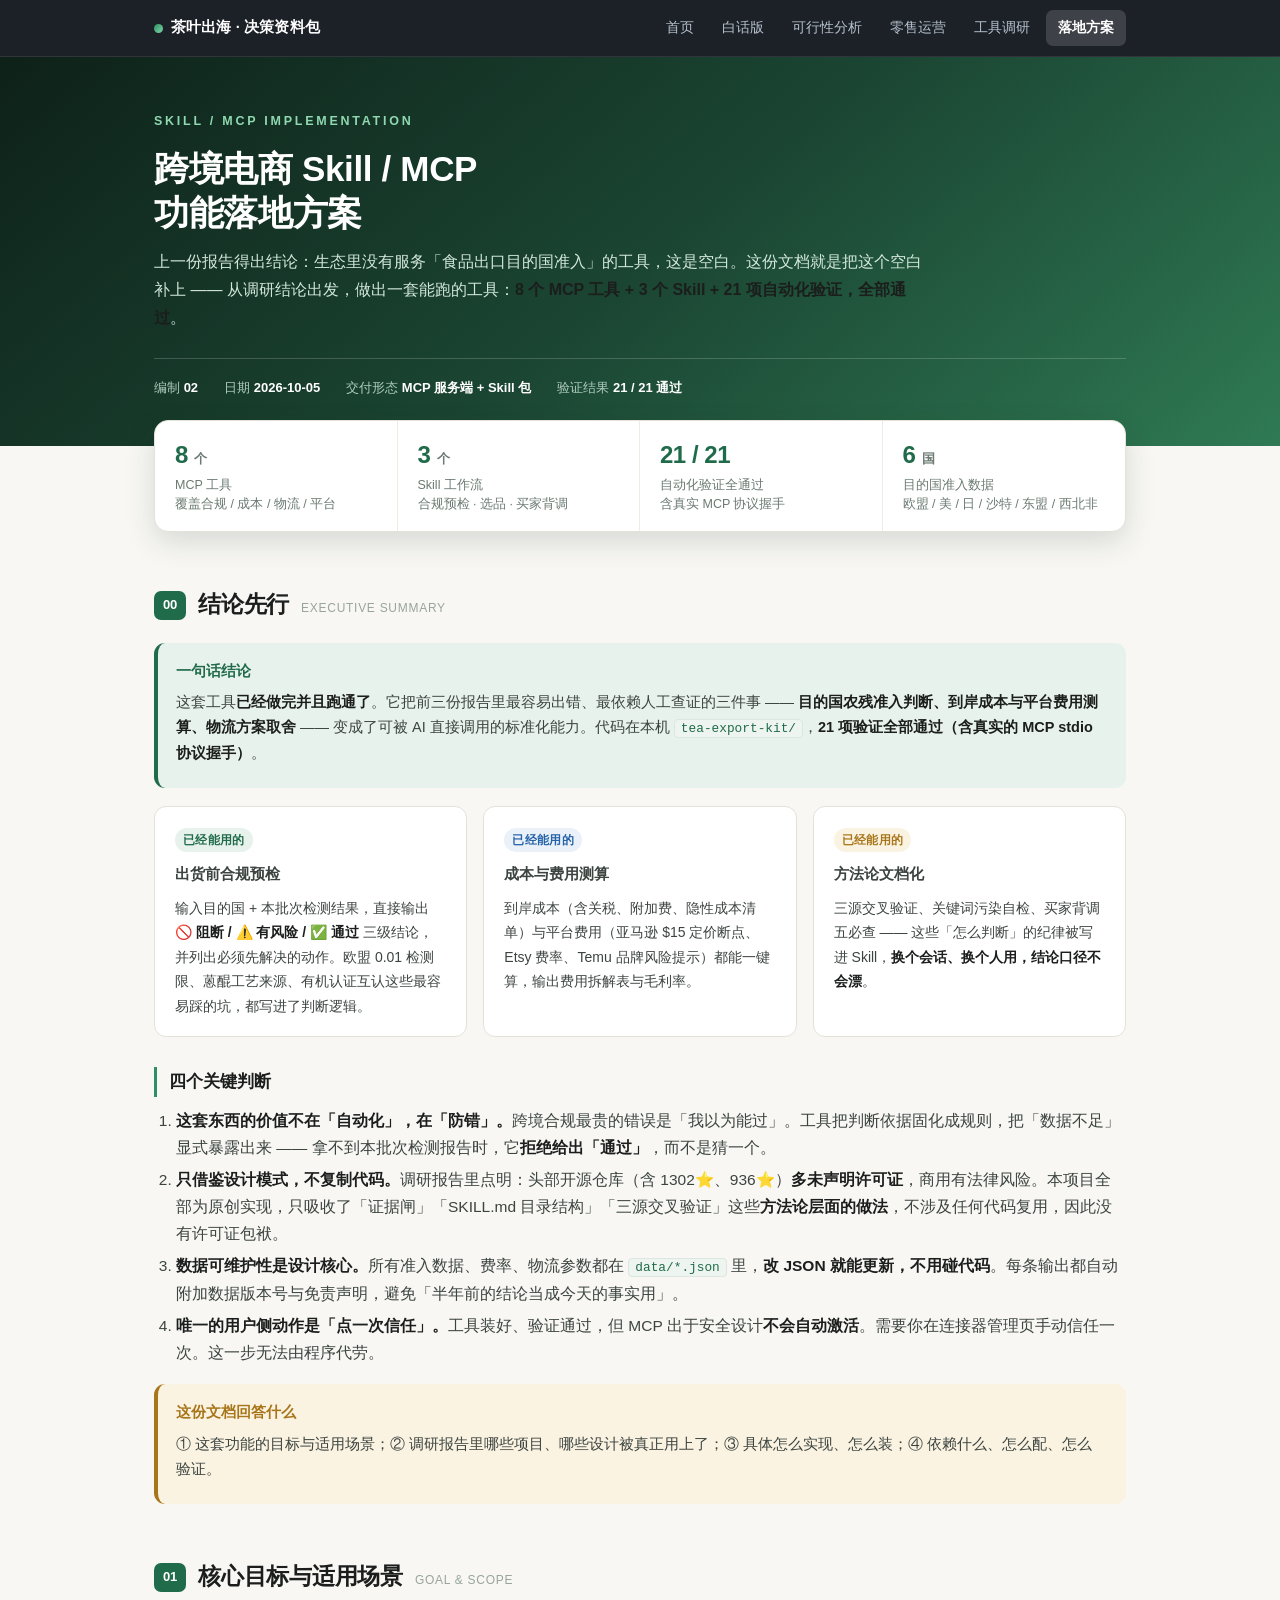
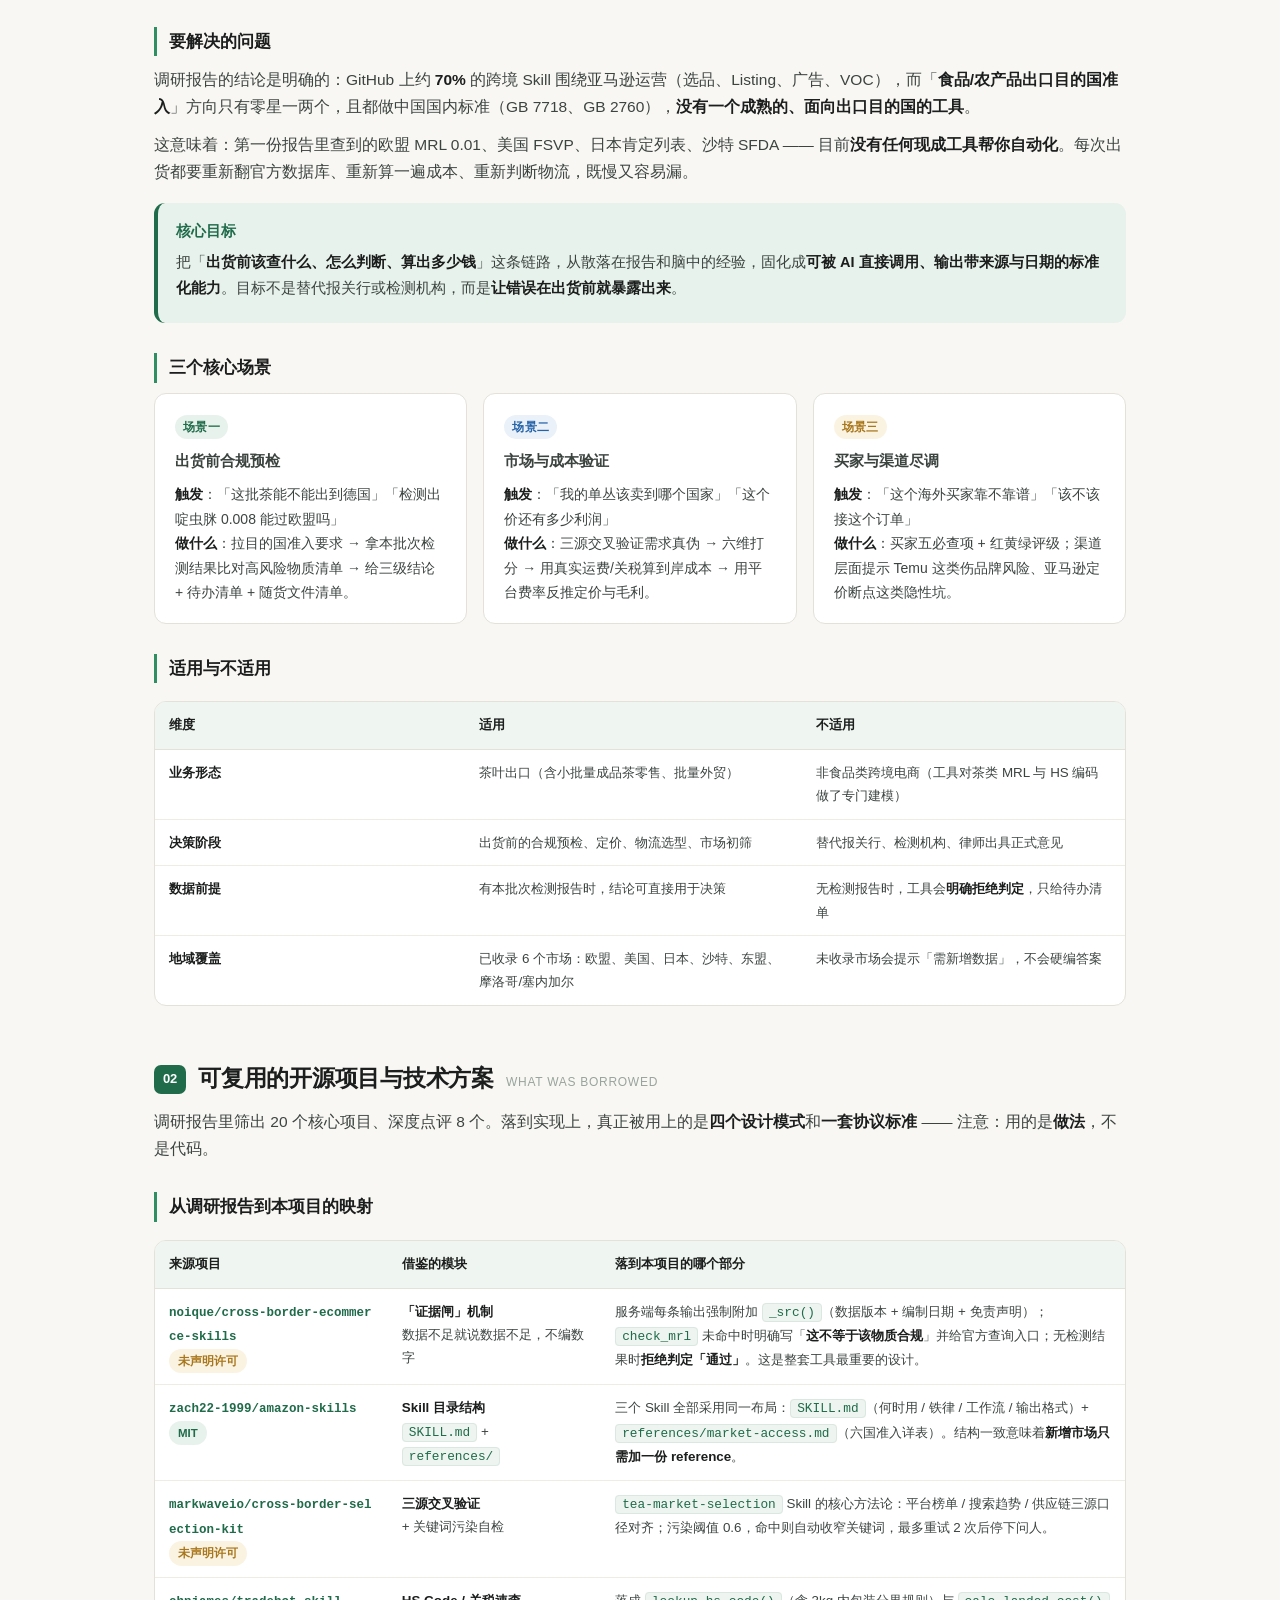
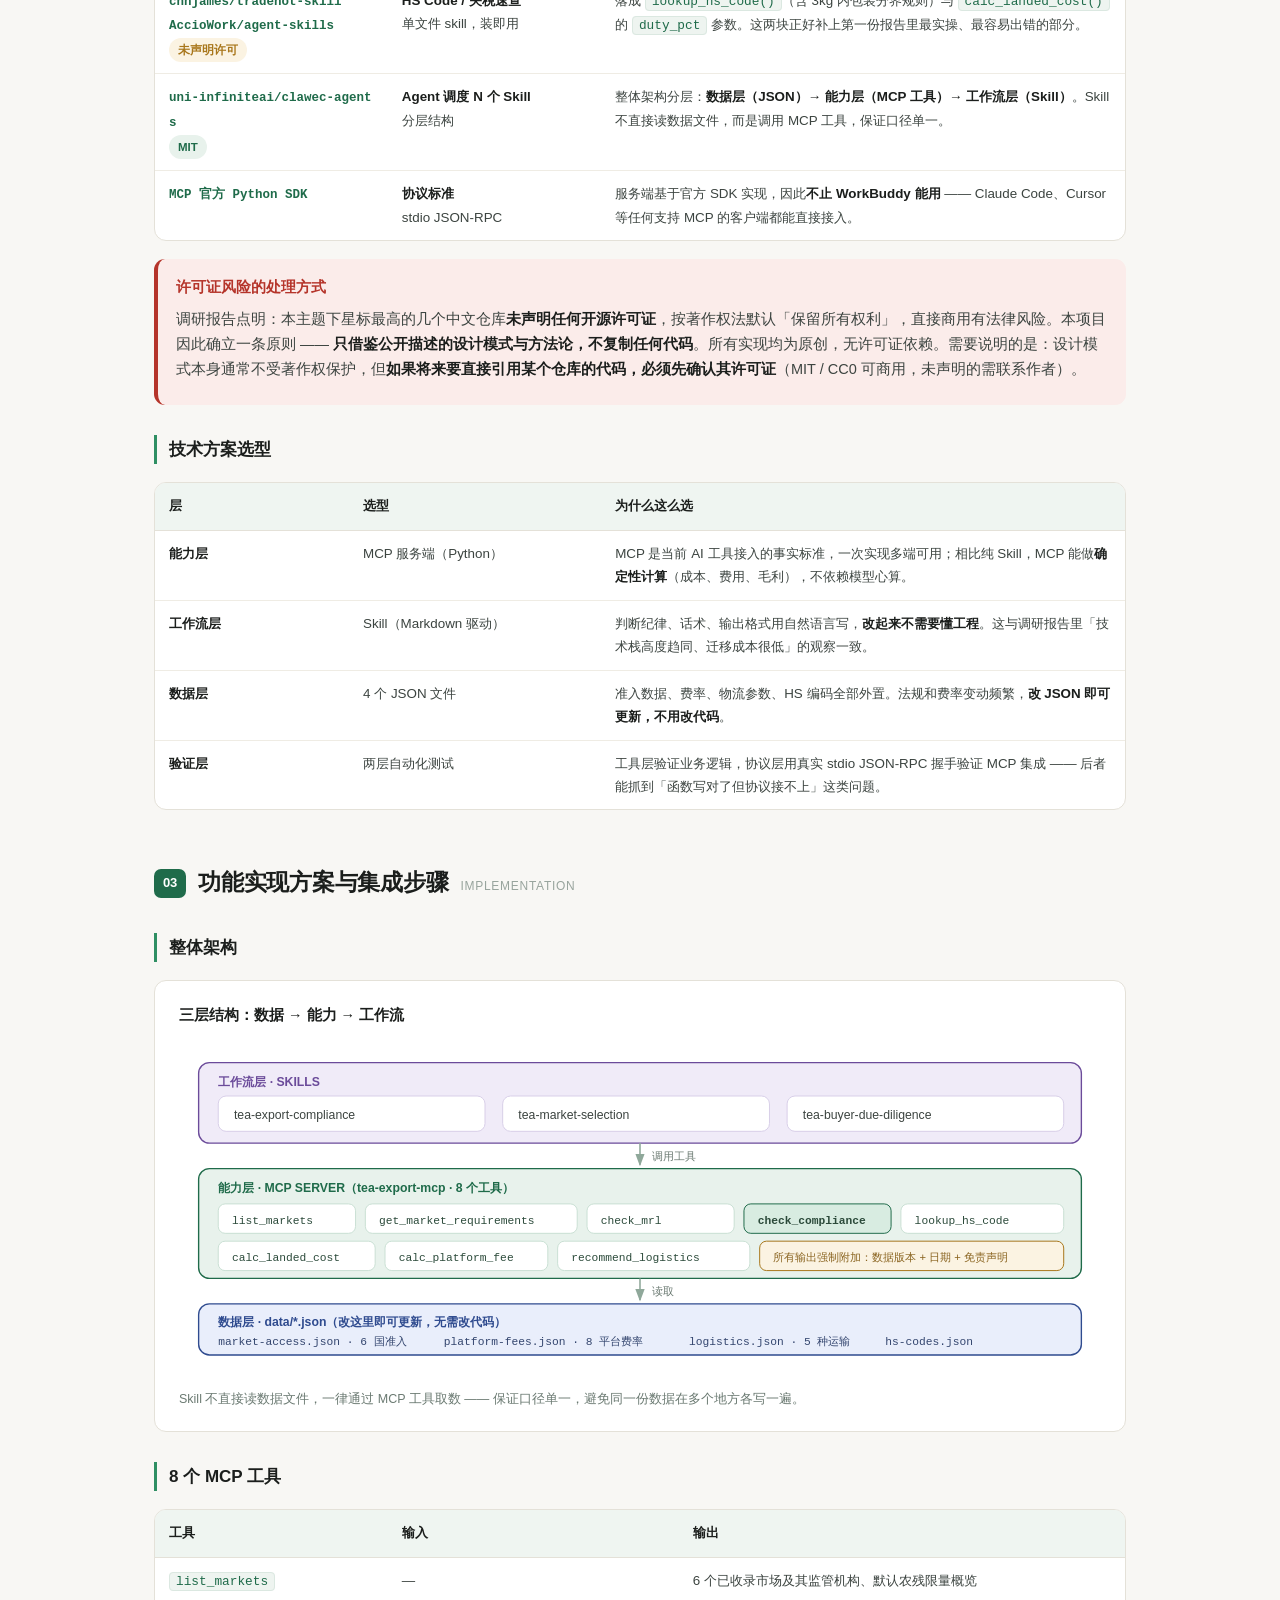
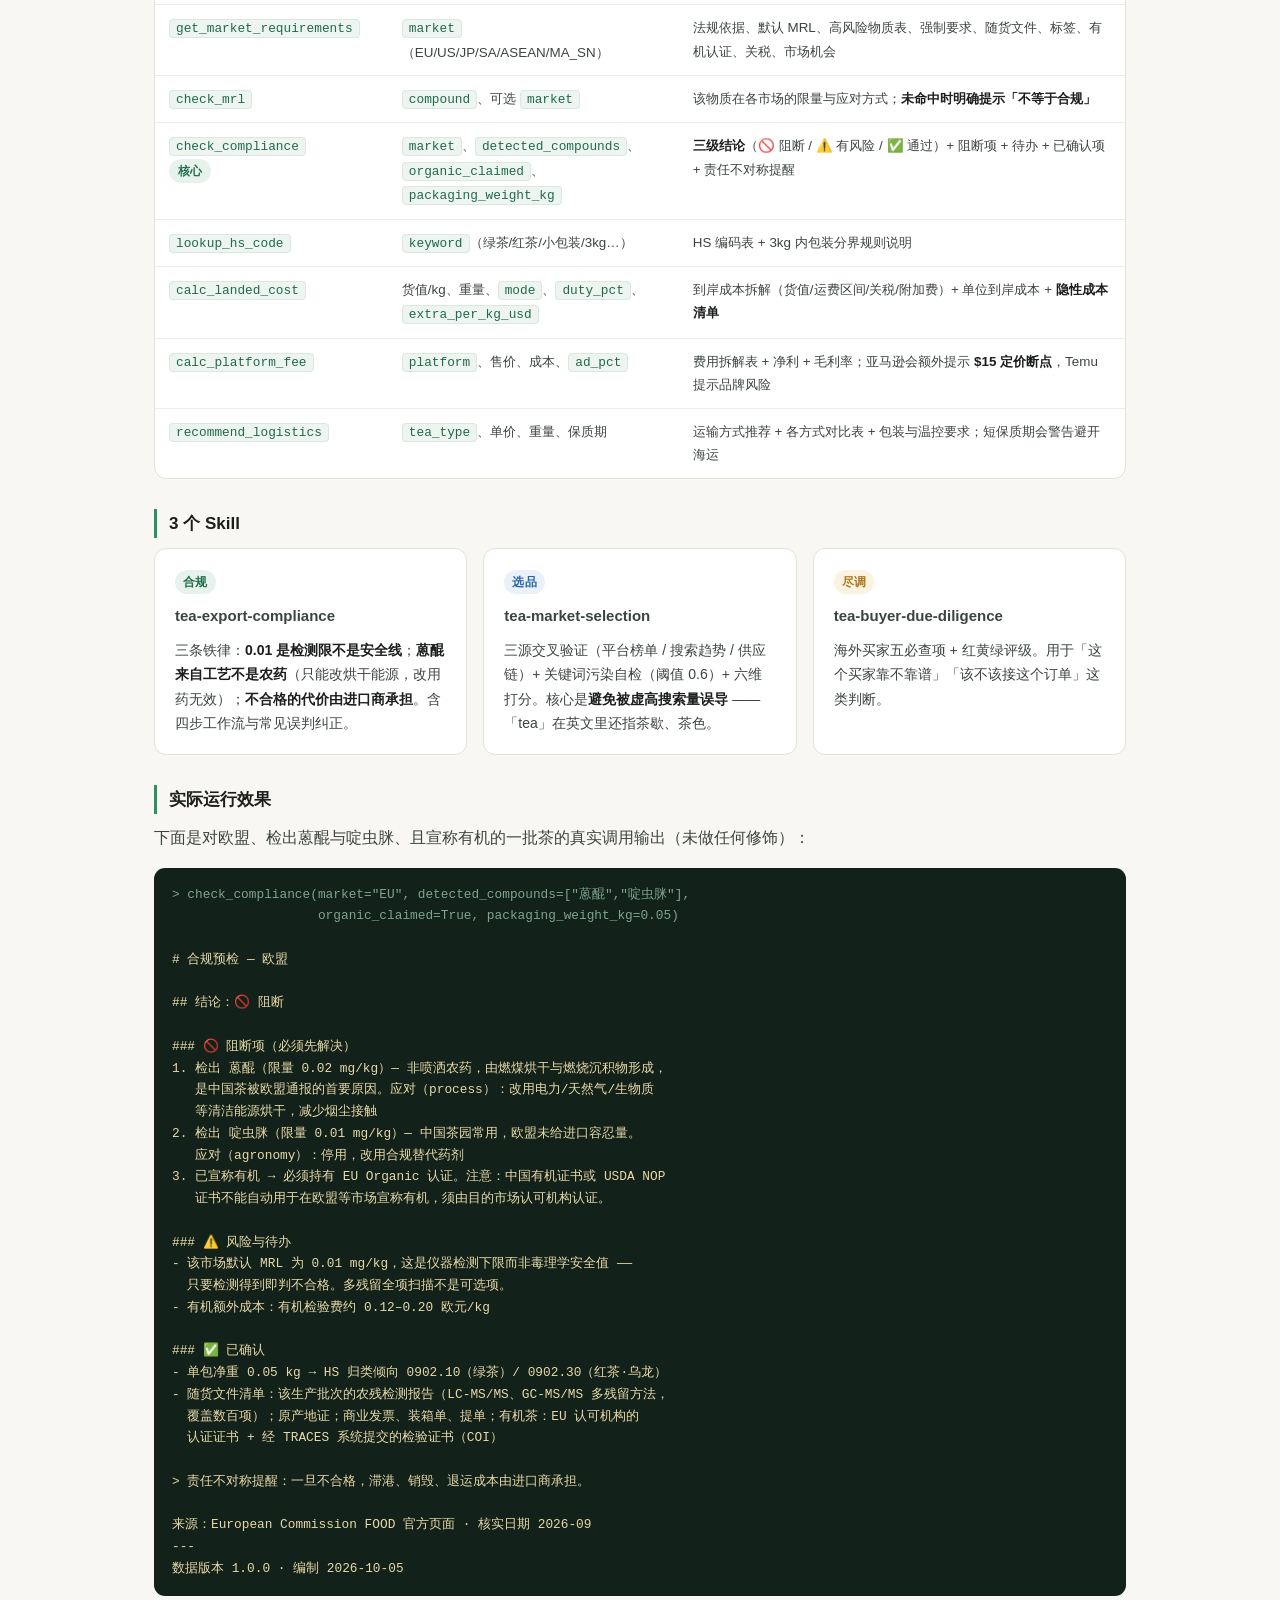
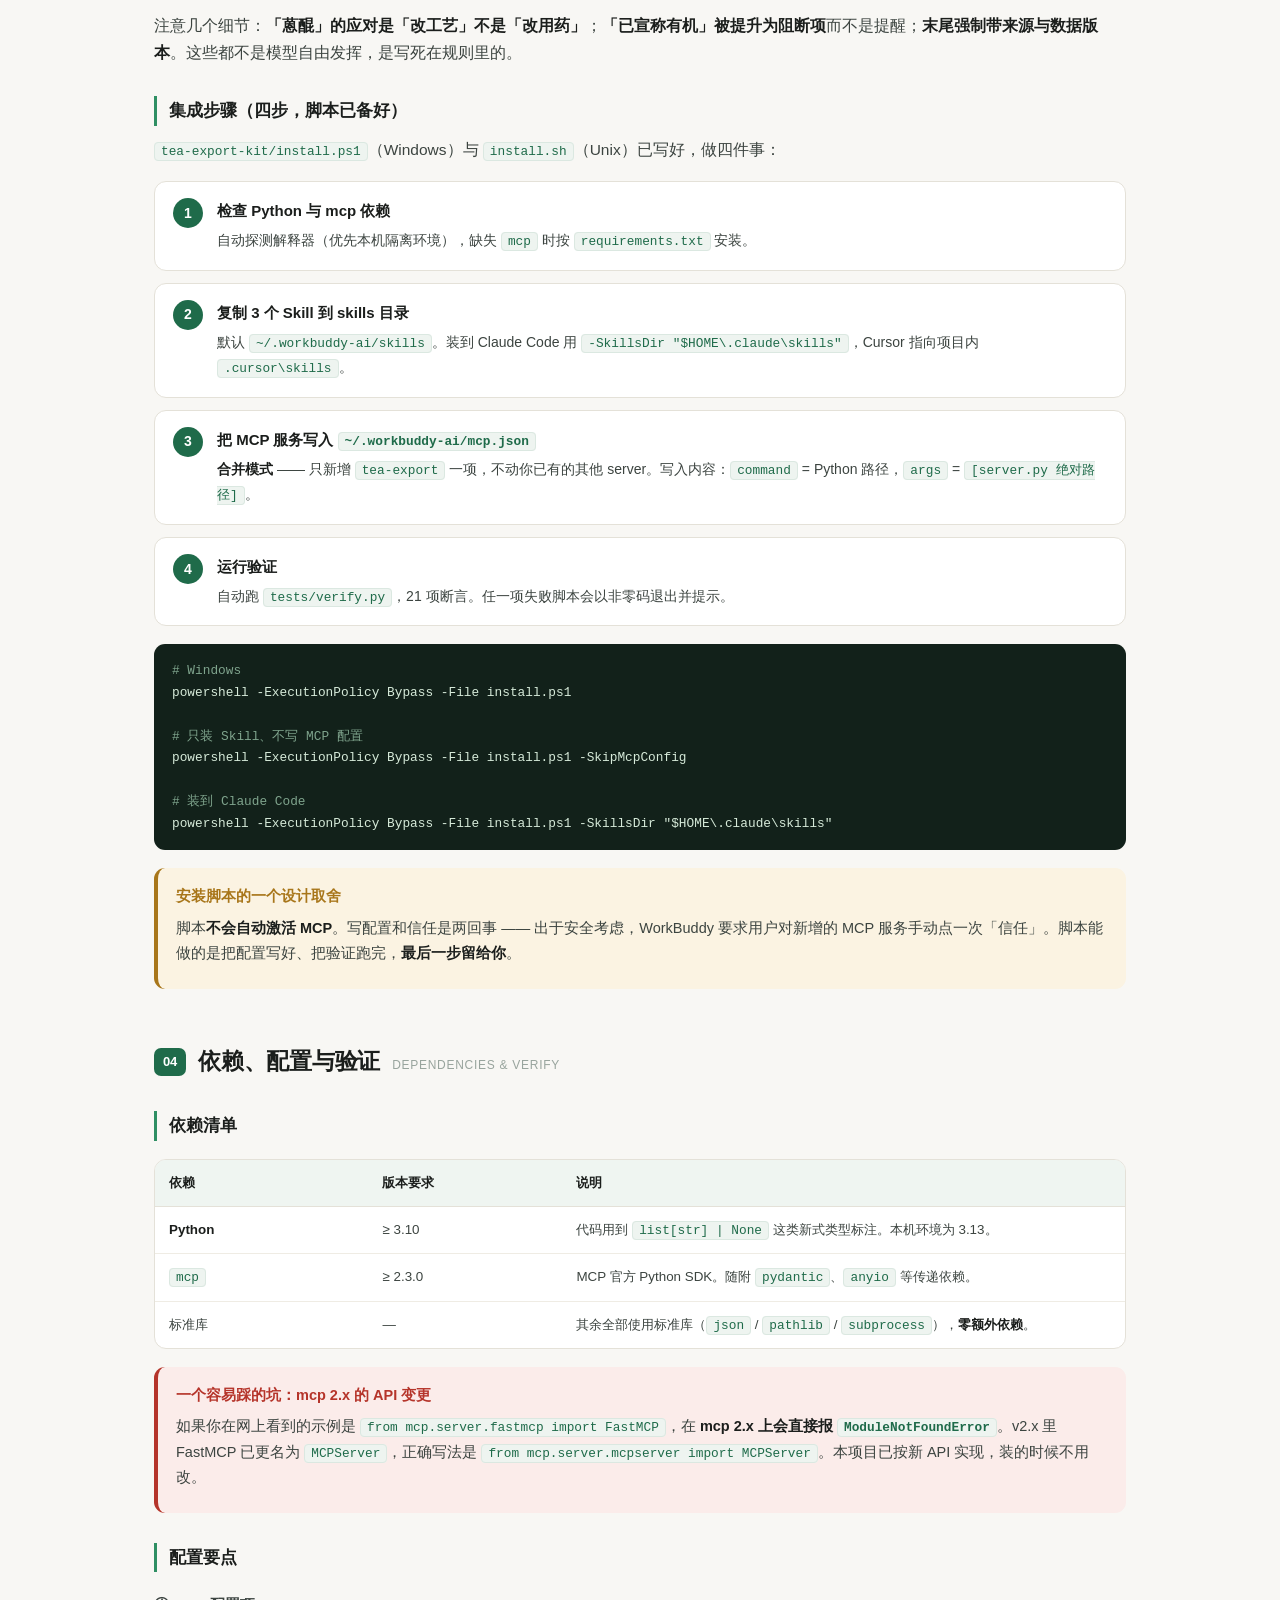
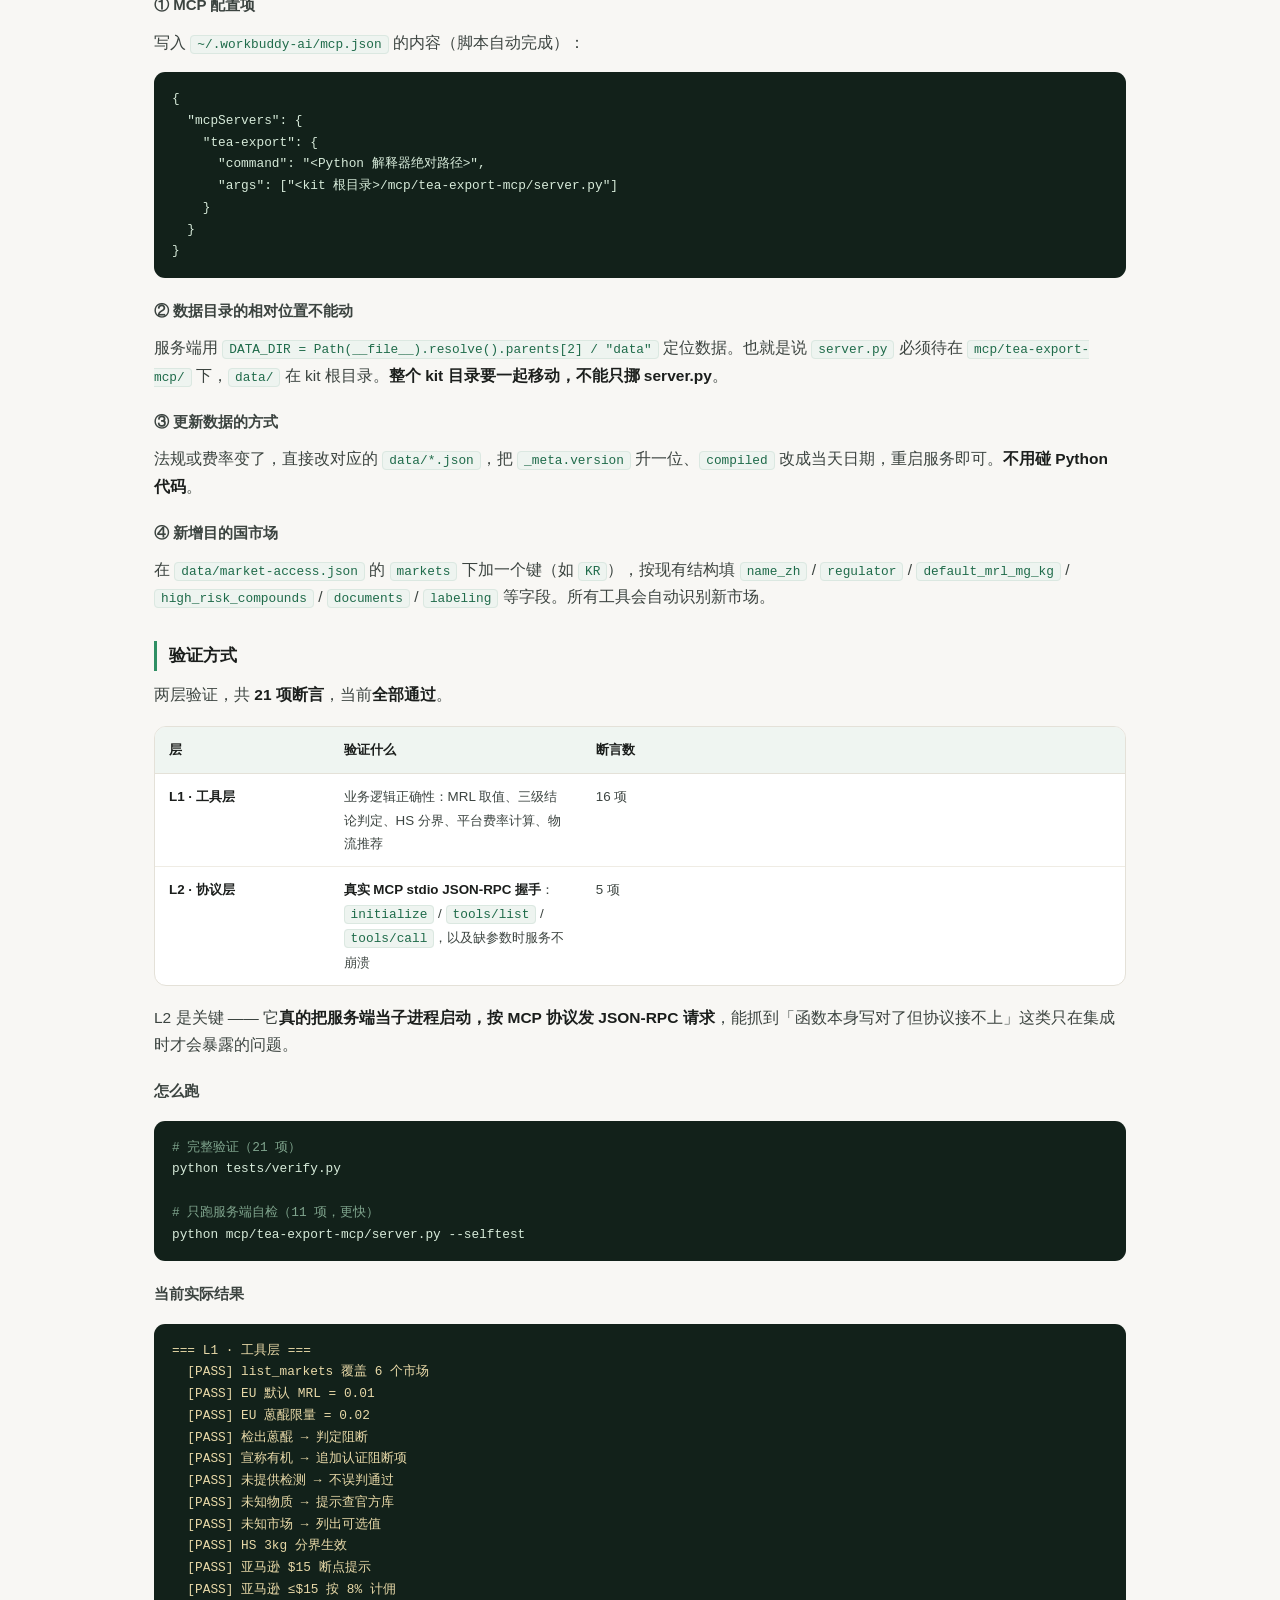
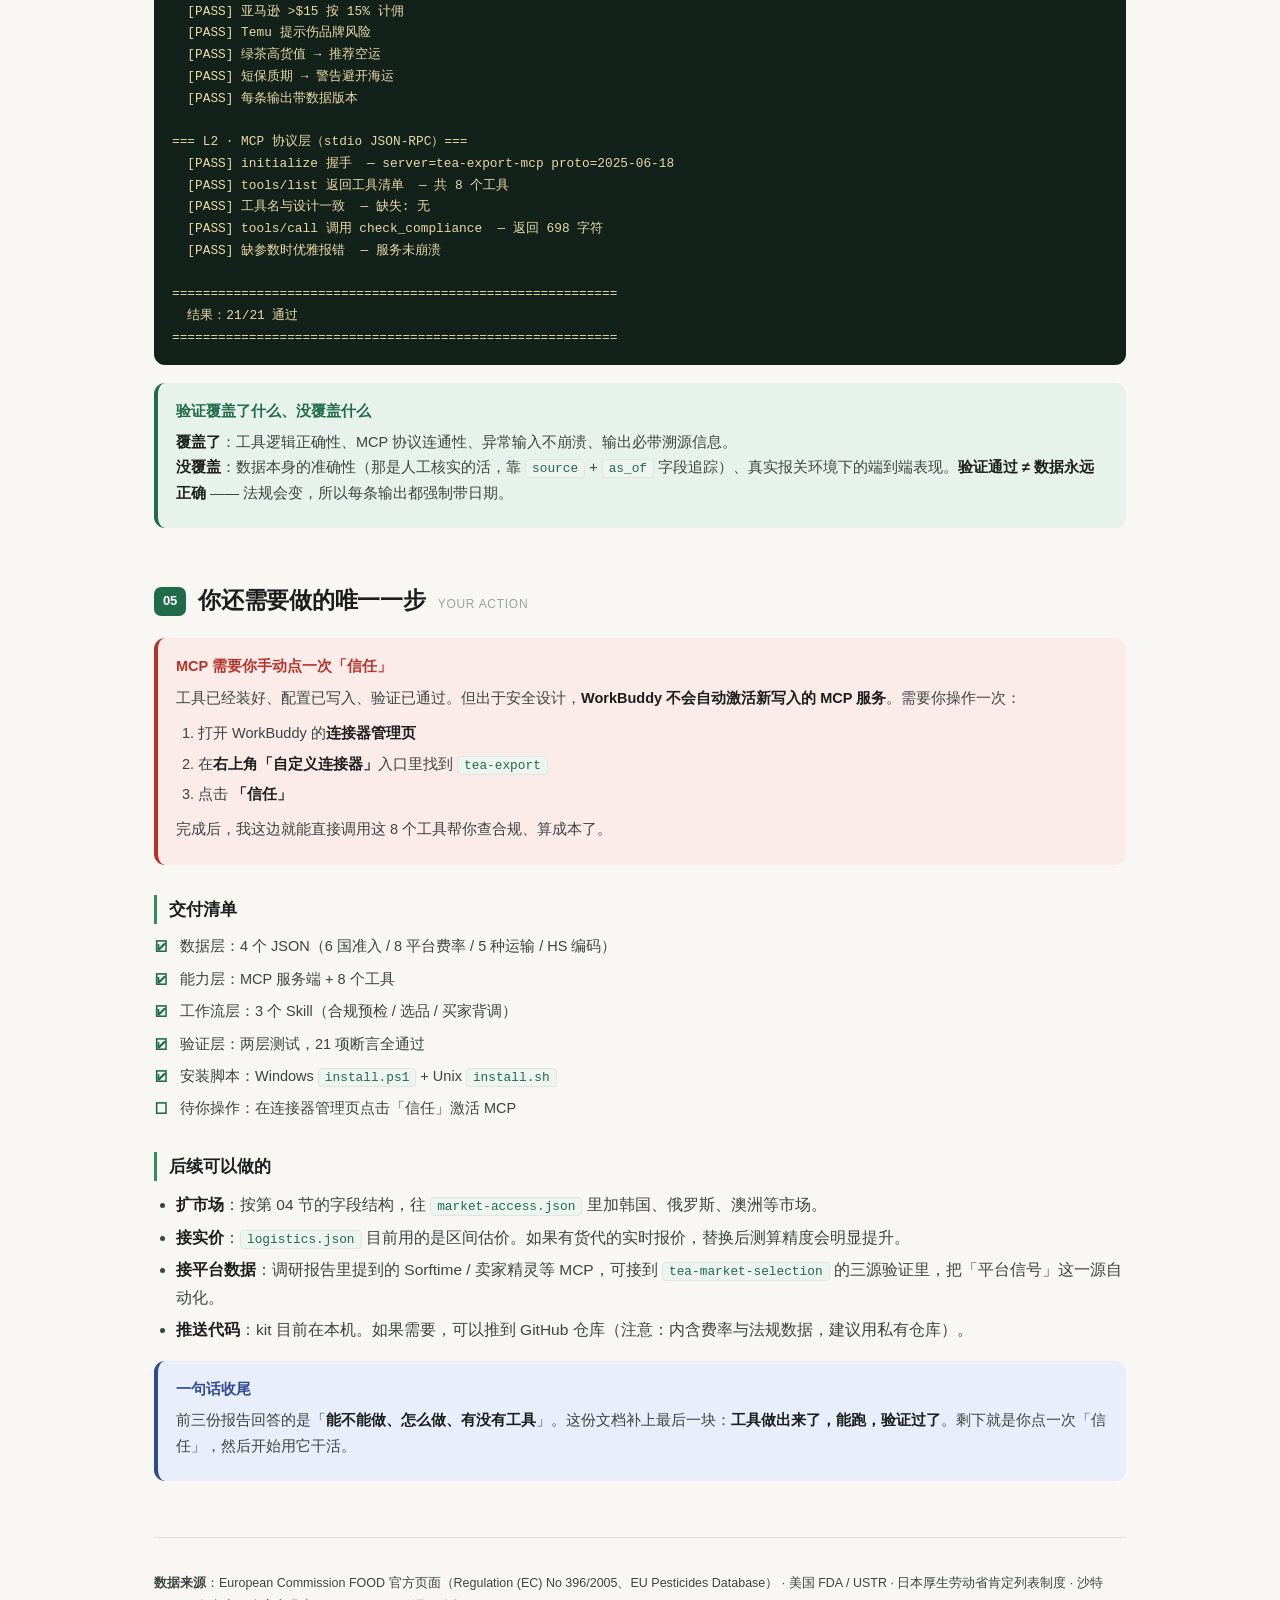
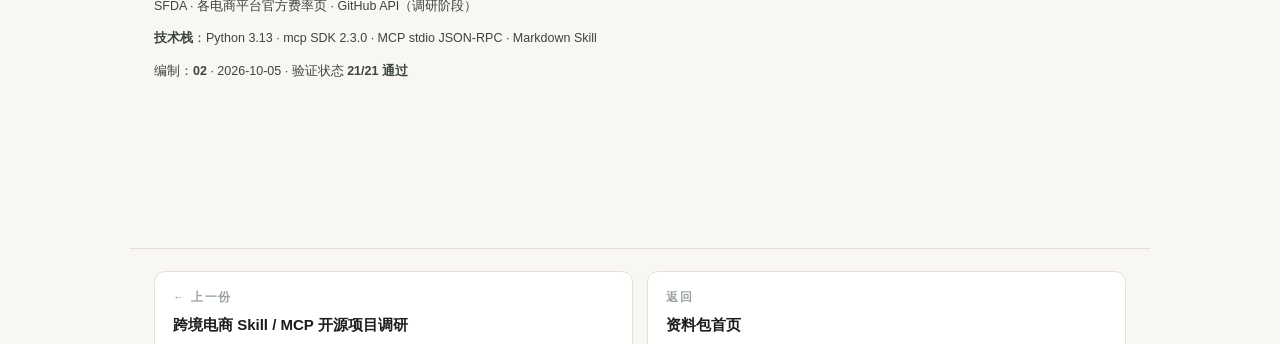
<file: reports/skill-mcp-implementation.html>
<!DOCTYPE html>
<html lang="zh-CN">
<head>
<meta charset="UTF-8">
<meta name="viewport" content="width=device-width, initial-scale=1.0">
<title>跨境电商 Skill / MCP 功能落地方案</title>
<meta name="description" content="基于开源调研报告，把「跨境电商 Skill / MCP」从调研结论做成可运行的工具：8 个 MCP 工具 + 3 个 Skill + 21 项自动化验证。">
<style>
  :root{
    --ink:#1b1e1c; --ink-2:#3c4440; --muted:#6b7a72; --faint:#98a49d;
    --bg:#f8f7f4; --card:#ffffff; --line:#e4e1d8; --line-2:#efece4;
    --green:#1f6b4a; --green-2:#2f8f63; --green-3:#e8f2ec; --green-4:#d8ece1;
    --gold:#a8761a; --gold-bg:#fbf3e2;
    --red:#b5342a; --red-bg:#fbecea;
    --blue:#2563a8; --blue-bg:#eaf1f9;
    --purple:#6b4b9a; --purple-bg:#f0ebf8;
    --indigo:#2f4b8f; --indigo-bg:#e9eefb; --indigo-2:#4560a8;
  }
  *{box-sizing:border-box;}
  html{scroll-behavior:smooth;}
  body{margin:0; background:var(--bg); color:var(--ink);
    font-family:"Segoe UI","PingFang SC","Microsoft YaHei",-apple-system,sans-serif;
    font-size:15.5px; line-height:1.75; -webkit-font-smoothing:antialiased;}
  .wrap{max-width:1020px; margin:0 auto; padding:0 24px 100px;}

  header.hero{background:linear-gradient(140deg,#0e2119 0%,#1b4633 52%,#2f7a54 100%); color:#fff; padding:54px 24px 46px;}
  .hero-in{max-width:1020px; margin:0 auto; padding:0 24px;}
  .hero .kicker{font-size:12.5px; letter-spacing:.22em; text-transform:uppercase; color:#8fd8b0; font-weight:700; margin-bottom:14px;}
  .hero h1{font-size:35px; line-height:1.25; margin:0 0 14px; font-weight:700; letter-spacing:-.01em;}
  .hero p.sub{font-size:16px; color:#d3e8dc; margin:0 0 26px; max-width:780px;}
  .hero .meta{display:flex; flex-wrap:wrap; gap:10px 26px; font-size:13px; color:#b0cdbe; border-top:1px solid rgba(255,255,255,.18); padding-top:18px;}
  .hero .meta b{color:#fff; font-weight:600;}

  .metrics{display:grid; grid-template-columns:repeat(4,1fr); background:var(--card); border:1px solid var(--line); border-radius:14px; margin:-26px auto 40px; overflow:hidden; box-shadow:0 10px 30px rgba(16,40,28,.14); position:relative; z-index:2;}
  .metric{padding:20px 20px 18px; border-right:1px solid var(--line-2);}
  .metric:last-child{border-right:none;}
  .metric .v{font-size:24px; font-weight:700; color:var(--green); letter-spacing:-.02em; line-height:1.2;}
  .metric .v small{font-size:13px; color:var(--muted); font-weight:600;}
  .metric .l{font-size:12.5px; color:var(--muted); margin-top:6px; line-height:1.5;}

  section{margin:44px 0 0;}
  h2{font-size:23px; margin:0 0 6px; padding-top:8px; font-weight:700; letter-spacing:-.01em; display:flex; align-items:baseline; gap:12px;}
  h2 .num{font-size:13px; color:#fff; background:var(--green); border-radius:7px; padding:3px 9px; font-weight:700; flex:none; transform:translateY(-3px);}
  h2 .en{font-size:12px; color:var(--faint); font-weight:500; letter-spacing:.06em;}
  h3{font-size:17px; margin:30px 0 10px; font-weight:700; padding-left:12px; border-left:3px solid var(--green-2);}
  h4{font-size:15px; margin:20px 0 8px; font-weight:700; color:var(--ink-2);}
  p{margin:10px 0; color:var(--ink-2);}
  ul,ol{margin:10px 0; padding-left:22px; color:var(--ink-2);}
  li{margin:5px 0;}
  strong{color:var(--ink); font-weight:700;}
  code{background:#eef4f0; border:1px solid #dbe8e1; border-radius:4px; padding:1px 6px; font-size:12.8px; font-family:"Cascadia Code",Consolas,monospace; color:var(--green);}
  a{color:var(--green); text-decoration:none;}
  a:hover{text-decoration:underline;}

  .card{background:var(--card); border:1px solid var(--line); border-radius:12px; padding:22px 24px; margin:18px 0;}
  .grid2{display:grid; grid-template-columns:1fr 1fr; gap:16px;}
  .grid3{display:grid; grid-template-columns:repeat(3,1fr); gap:16px;}
  .mini{background:var(--card); border:1px solid var(--line); border-radius:12px; padding:18px 20px;}
  .mini h4{margin:0 0 8px; font-size:15px;}
  .mini p{font-size:14px; margin:6px 0 0;}
  .mini .tag{display:inline-block; font-size:11.5px; font-weight:700; padding:2px 8px; border-radius:20px; margin-bottom:9px; letter-spacing:.03em;}
  .t-green{background:var(--green-3); color:var(--green);}
  .t-blue{background:var(--blue-bg); color:var(--blue);}
  .t-gold{background:var(--gold-bg); color:var(--gold);}
  .t-red{background:var(--red-bg); color:var(--red);}
  .t-indigo{background:var(--indigo-bg); color:var(--indigo);}
  .t-purple{background:var(--purple-bg); color:var(--purple);}

  .callout{border-radius:11px; padding:16px 20px 16px 18px; margin:18px 0; border-left:4px solid; font-size:14.5px;}
  .callout p{margin:6px 0;}
  .callout .h{font-weight:700; margin-bottom:4px; font-size:14.5px;}
  .c-verdict{background:var(--green-3); border-color:var(--green);}
  .c-verdict .h{color:var(--green);}
  .c-warn{background:var(--red-bg); border-color:var(--red);}
  .c-warn .h{color:var(--red);}
  .c-note{background:var(--gold-bg); border-color:var(--gold);}
  .c-note .h{color:var(--gold);}
  .c-info{background:var(--blue-bg); border-color:var(--blue);}
  .c-info .h{color:var(--blue);}
  .c-indigo{background:var(--indigo-bg); border-color:var(--indigo);}
  .c-indigo .h{color:var(--indigo);}

  .tbl-wrap{overflow-x:auto; margin:18px 0; border:1px solid var(--line); border-radius:12px; background:var(--card);}
  table{border-collapse:collapse; width:100%; font-size:13.4px; min-width:720px;}
  thead th{background:#eff5f1; color:var(--ink); text-align:left; font-weight:700; padding:12px 14px; border-bottom:1.5px solid var(--line); white-space:nowrap; font-size:12.8px;}
  tbody td{padding:11px 14px; border-bottom:1px solid var(--line-2); vertical-align:top; color:var(--ink-2);}
  tbody tr:last-child td{border-bottom:none;}
  tbody tr:hover{background:#f9fbfa;}
  td strong{color:var(--ink);}
  .pill{display:inline-block; font-size:11.5px; font-weight:700; padding:2px 9px; border-radius:20px; white-space:nowrap;}
  .p1{background:var(--green-3); color:var(--green);}
  .p2{background:var(--blue-bg); color:var(--blue);}
  .p3{background:var(--gold-bg); color:var(--gold);}
  .p4{background:var(--red-bg); color:var(--red);}
  .repo{font-family:"Cascadia Code",Consolas,monospace; font-size:12.5px; color:var(--green); font-weight:600; word-break:break-all;}
  .num-cell{font-variant-numeric:tabular-nums; white-space:nowrap;}

  pre{background:#12211a; color:#d6ead9; border-radius:11px; padding:16px 18px; overflow-x:auto; font-size:12.8px; line-height:1.7; font-family:"Cascadia Code",Consolas,monospace; margin:16px 0;}
  pre code{background:none; border:none; color:inherit; padding:0; font-size:inherit;}
  pre .cmt{color:#7fa48d;}
  pre .out{color:#e8d9a8;}

  .chart-box{background:var(--card); border:1px solid var(--line); border-radius:12px; padding:22px 24px; margin:18px 0;}
  .chart-box .cap{font-size:12.5px; color:var(--muted); margin-top:12px; line-height:1.6;}
  .chart-box .ttl{font-size:14.5px; font-weight:700; margin-bottom:16px; color:var(--ink);}

  .steps{counter-reset:s; margin:18px 0;}
  .step{position:relative; padding:16px 20px 16px 62px; background:var(--card); border:1px solid var(--line); border-radius:12px; margin-bottom:12px;}
  .step::before{counter-increment:s; content:counter(s); position:absolute; left:18px; top:16px; width:30px; height:30px; background:var(--green); color:#fff; border-radius:50%; display:flex; align-items:center; justify-content:center; font-weight:700; font-size:14px;}
  .step .st{font-weight:700; font-size:15px; margin-bottom:4px;}
  .step .sd{font-size:14px; color:var(--ink-2);}

  .check{list-style:none; padding-left:0;}
  .check li{padding-left:26px; position:relative; margin:7px 0; font-size:14.5px;}
  .check li::before{content:"☐"; position:absolute; left:0; top:0; color:var(--green); font-size:15px; font-weight:700;}
  .check li.ok::before{content:"☑"; color:var(--green);}

  footer{margin-top:56px; padding-top:24px; border-top:1px solid var(--line); font-size:12.5px; color:var(--muted); line-height:1.8;}
  footer b{color:var(--ink-2);}

  @media (max-width:820px){
    .metrics{grid-template-columns:1fr 1fr;}
    .metric:nth-child(2){border-right:none;}
    .metric:nth-child(1),.metric:nth-child(2){border-bottom:1px solid var(--line-2);}
    .grid2,.grid3{grid-template-columns:1fr;}
    .hero h1{font-size:27px;}
    body{font-size:15px;}
  }
</style>
<link rel="stylesheet" href="../assets/site.css">
</head>
<body>

<nav class="site-nav">
  <div class="site-nav-in">
    <a class="brand" href="../index.html"><span class="dot"></span>茶叶出海 · 决策资料包</a>
    <div class="links">
      <a href="../index.html">首页</a>
      <a href="plain-guide.html">白话版</a>
      <a href="feasibility.html">可行性分析</a>
      <a href="dtc-playbook.html">零售运营</a>
      <a href="skill-landscape.html">工具调研</a>
      <a href="skill-mcp-implementation.html" class="active">落地方案</a>
    </div>
  </div>
</nav>

<header class="hero">
  <div class="hero-in">
    <div class="kicker">Skill / MCP Implementation</div>
    <h1>跨境电商 Skill / MCP<br>功能落地方案</h1>
    <p class="sub">上一份报告得出结论：生态里没有服务「食品出口目的国准入」的工具，这是空白。这份文档就是把这个空白补上 —— 从调研结论出发，做出一套能跑的工具：<strong>8 个 MCP 工具 + 3 个 Skill + 21 项自动化验证，全部通过</strong>。</p>
    <div class="meta">
      <span>编制 <b>02</b></span>
      <span>日期 <b>2026-10-05</b></span>
      <span>交付形态 <b>MCP 服务端 + Skill 包</b></span>
      <span>验证结果 <b>21 / 21 通过</b></span>
    </div>
  </div>
</header>

<div class="wrap">

  <div class="metrics">
    <div class="metric">
      <div class="v">8 <small>个</small></div>
      <div class="l">MCP 工具<br>覆盖合规 / 成本 / 物流 / 平台</div>
    </div>
    <div class="metric">
      <div class="v">3 <small>个</small></div>
      <div class="l">Skill 工作流<br>合规预检 · 选品 · 买家背调</div>
    </div>
    <div class="metric">
      <div class="v">21 / 21</div>
      <div class="l">自动化验证全通过<br>含真实 MCP 协议握手</div>
    </div>
    <div class="metric">
      <div class="v">6 <small>国</small></div>
      <div class="l">目的国准入数据<br>欧盟 / 美 / 日 / 沙特 / 东盟 / 西北非</div>
    </div>
  </div>

  <!-- 00 -->
  <section id="s0">
    <h2><span class="num">00</span>结论先行 <span class="en">EXECUTIVE SUMMARY</span></h2>

    <div class="callout c-verdict">
      <div class="h">一句话结论</div>
      <p>这套工具<strong>已经做完并且跑通了</strong>。它把前三份报告里最容易出错、最依赖人工查证的三件事 —— <strong>目的国农残准入判断、到岸成本与平台费用测算、物流方案取舍</strong> —— 变成了可被 AI 直接调用的标准化能力。代码在本机 <code>tea-export-kit/</code>，<strong>21 项验证全部通过（含真实的 MCP stdio 协议握手）</strong>。</p>
    </div>

    <div class="grid3">
      <div class="mini">
        <span class="tag t-green">已经能用的</span>
        <h4>出货前合规预检</h4>
        <p>输入目的国 + 本批次检测结果，直接输出 <strong>🚫 阻断 / ⚠️ 有风险 / ✅ 通过</strong> 三级结论，并列出必须先解决的动作。欧盟 0.01 检测限、蒽醌工艺来源、有机认证互认这些最容易踩的坑，都写进了判断逻辑。</p>
      </div>
      <div class="mini">
        <span class="tag t-blue">已经能用的</span>
        <h4>成本与费用测算</h4>
        <p>到岸成本（含关税、附加费、隐性成本清单）与平台费用（亚马逊 $15 定价断点、Etsy 费率、Temu 品牌风险提示）都能一键算，输出费用拆解表与毛利率。</p>
      </div>
      <div class="mini">
        <span class="tag t-gold">已经能用的</span>
        <h4>方法论文档化</h4>
        <p>三源交叉验证、关键词污染自检、买家背调五必查 —— 这些「怎么判断」的纪律被写进 Skill，<strong>换个会话、换个人用，结论口径不会漂</strong>。</p>
      </div>
    </div>

    <h3>四个关键判断</h3>
    <ol>
      <li><strong>这套东西的价值不在「自动化」，在「防错」。</strong>跨境合规最贵的错误是「我以为能过」。工具把判断依据固化成规则，把「数据不足」显式暴露出来 —— 拿不到本批次检测报告时，它<strong>拒绝给出「通过」</strong>，而不是猜一个。</li>
      <li><strong>只借鉴设计模式，不复制代码。</strong>调研报告里点明：头部开源仓库（含 1302⭐、936⭐）<strong>多未声明许可证</strong>，商用有法律风险。本项目全部为原创实现，只吸收了「证据闸」「SKILL.md 目录结构」「三源交叉验证」这些<strong>方法论层面的做法</strong>，不涉及任何代码复用，因此没有许可证包袱。</li>
      <li><strong>数据可维护性是设计核心。</strong>所有准入数据、费率、物流参数都在 <code>data/*.json</code> 里，<strong>改 JSON 就能更新，不用碰代码</strong>。每条输出都自动附加数据版本号与免责声明，避免「半年前的结论当成今天的事实用」。</li>
      <li><strong>唯一的用户侧动作是「点一次信任」。</strong>工具装好、验证通过，但 MCP 出于安全设计<strong>不会自动激活</strong>。需要你在连接器管理页手动信任一次。这一步无法由程序代劳。</li>
    </ol>

    <div class="callout c-note">
      <div class="h">这份文档回答什么</div>
      <p>① 这套功能的目标与适用场景；② 调研报告里哪些项目、哪些设计被真正用上了；③ 具体怎么实现、怎么装；④ 依赖什么、怎么配、怎么验证。</p>
    </div>
  </section>

  <!-- 01 -->
  <section id="s1">
    <h2><span class="num">01</span>核心目标与适用场景 <span class="en">GOAL &amp; SCOPE</span></h2>

    <h3>要解决的问题</h3>
    <p>调研报告的结论是明确的：GitHub 上约 <strong>70%</strong> 的跨境 Skill 围绕亚马逊运营（选品、Listing、广告、VOC），而「<strong>食品/农产品出口目的国准入</strong>」方向只有零星一两个，且都做中国国内标准（GB 7718、GB 2760），<strong>没有一个成熟的、面向出口目的国的工具</strong>。</p>
    <p>这意味着：第一份报告里查到的欧盟 MRL 0.01、美国 FSVP、日本肯定列表、沙特 SFDA —— 目前<strong>没有任何现成工具帮你自动化</strong>。每次出货都要重新翻官方数据库、重新算一遍成本、重新判断物流，既慢又容易漏。</p>

    <div class="callout c-verdict">
      <div class="h">核心目标</div>
      <p>把「<strong>出货前该查什么、怎么判断、算出多少钱</strong>」这条链路，从散落在报告和脑中的经验，固化成<strong>可被 AI 直接调用、输出带来源与日期的标准化能力</strong>。目标不是替代报关行或检测机构，而是<strong>让错误在出货前就暴露出来</strong>。</p>
    </div>

    <h3>三个核心场景</h3>
    <div class="grid3">
      <div class="mini">
        <span class="tag t-green">场景一</span>
        <h4>出货前合规预检</h4>
        <p><strong>触发</strong>：「这批茶能不能出到德国」「检测出啶虫脒 0.008 能过欧盟吗」<br>
        <strong>做什么</strong>：拉目的国准入要求 → 拿本批次检测结果比对高风险物质清单 → 给三级结论 + 待办清单 + 随货文件清单。</p>
      </div>
      <div class="mini">
        <span class="tag t-blue">场景二</span>
        <h4>市场与成本验证</h4>
        <p><strong>触发</strong>：「我的单丛该卖到哪个国家」「这个价还有多少利润」<br>
        <strong>做什么</strong>：三源交叉验证需求真伪 → 六维打分 → 用真实运费/关税算到岸成本 → 用平台费率反推定价与毛利。</p>
      </div>
      <div class="mini">
        <span class="tag t-gold">场景三</span>
        <h4>买家与渠道尽调</h4>
        <p><strong>触发</strong>：「这个海外买家靠不靠谱」「该不该接这个订单」<br>
        <strong>做什么</strong>：买家五必查项 + 红黄绿评级；渠道层面提示 Temu 这类伤品牌风险、亚马逊定价断点这类隐性坑。</p>
      </div>
    </div>

    <h3>适用与不适用</h3>
    <div class="tbl-wrap">
      <table>
        <thead><tr><th style="width:32%">维度</th><th>适用</th><th>不适用</th></tr></thead>
        <tbody>
          <tr><td><strong>业务形态</strong></td><td>茶叶出口（含小批量成品茶零售、批量外贸）</td><td>非食品类跨境电商（工具对茶类 MRL 与 HS 编码做了专门建模）</td></tr>
          <tr><td><strong>决策阶段</strong></td><td>出货前的合规预检、定价、物流选型、市场初筛</td><td>替代报关行、检测机构、律师出具正式意见</td></tr>
          <tr><td><strong>数据前提</strong></td><td>有本批次检测报告时，结论可直接用于决策</td><td>无检测报告时，工具会<strong>明确拒绝判定</strong>，只给待办清单</td></tr>
          <tr><td><strong>地域覆盖</strong></td><td>已收录 6 个市场：欧盟、美国、日本、沙特、东盟、摩洛哥/塞内加尔</td><td>未收录市场会提示「需新增数据」，不会硬编答案</td></tr>
        </tbody>
      </table>
    </div>
  </section>

  <!-- 02 -->
  <section id="s2">
    <h2><span class="num">02</span>可复用的开源项目与技术方案 <span class="en">WHAT WAS BORROWED</span></h2>

    <p>调研报告里筛出 20 个核心项目、深度点评 8 个。落到实现上，真正被用上的是<strong>四个设计模式</strong>和<strong>一套协议标准</strong> —— 注意：用的是<strong>做法</strong>，不是代码。</p>

    <h3>从调研报告到本项目的映射</h3>
    <div class="tbl-wrap">
      <table>
        <thead><tr><th style="width:24%">来源项目</th><th style="width:22%">借鉴的模块</th><th>落到本项目的哪个部分</th></tr></thead>
        <tbody>
          <tr>
            <td><span class="repo">noique/cross-border-ecommerce-skills</span><br><span class="pill p3">未声明许可</span></td>
            <td><strong>「证据闸」机制</strong><br>数据不足就说数据不足，不编数字</td>
            <td>服务端每条输出强制附加 <code>_src()</code>（数据版本 + 编制日期 + 免责声明）；<code>check_mrl</code> 未命中时明确写「<strong>这不等于该物质合规</strong>」并给官方查询入口；无检测结果时<strong>拒绝判定「通过」</strong>。这是整套工具最重要的设计。</td>
          </tr>
          <tr>
            <td><span class="repo">zach22-1999/amazon-skills</span><br><span class="pill p1">MIT</span></td>
            <td><strong>Skill 目录结构</strong><br><code>SKILL.md</code> + <code>references/</code></td>
            <td>三个 Skill 全部采用同一布局：<code>SKILL.md</code>（何时用 / 铁律 / 工作流 / 输出格式）+ <code>references/market-access.md</code>（六国准入详表）。结构一致意味着<strong>新增市场只需加一份 reference</strong>。</td>
          </tr>
          <tr>
            <td><span class="repo">markwaveio/cross-border-selection-kit</span><br><span class="pill p3">未声明许可</span></td>
            <td><strong>三源交叉验证</strong><br>+ 关键词污染自检</td>
            <td><code>tea-market-selection</code> Skill 的核心方法论：平台榜单 / 搜索趋势 / 供应链三源口径对齐；污染阈值 0.6，命中则自动收窄关键词，最多重试 2 次后停下问人。</td>
          </tr>
          <tr>
            <td><span class="repo">chnjames/tradehot-skill</span><br><span class="repo">AccioWork/agent-skills</span><br><span class="pill p3">未声明许可</span></td>
            <td><strong>HS Code / 关税速查</strong><br>单文件 skill，装即用</td>
            <td>落成 <code>lookup_hs_code()</code>（含 3kg 内包装分界规则）与 <code>calc_landed_cost()</code> 的 <code>duty_pct</code> 参数。这两块正好补上第一份报告里最实操、最容易出错的部分。</td>
          </tr>
          <tr>
            <td><span class="repo">uni-infiniteai/clawec-agents</span><br><span class="pill p1">MIT</span></td>
            <td><strong>Agent 调度 N 个 Skill</strong><br>分层结构</td>
            <td>整体架构分层：<strong>数据层（JSON）→ 能力层（MCP 工具）→ 工作流层（Skill）</strong>。Skill 不直接读数据文件，而是调用 MCP 工具，保证口径单一。</td>
          </tr>
          <tr>
            <td><span class="repo">MCP 官方 Python SDK</span></td>
            <td><strong>协议标准</strong><br>stdio JSON-RPC</td>
            <td>服务端基于官方 SDK 实现，因此<strong>不止 WorkBuddy 能用</strong> —— Claude Code、Cursor 等任何支持 MCP 的客户端都能直接接入。</td>
          </tr>
        </tbody>
      </table>
    </div>

    <div class="callout c-warn">
      <div class="h">许可证风险的处理方式</div>
      <p>调研报告点明：本主题下星标最高的几个中文仓库<strong>未声明任何开源许可证</strong>，按著作权法默认「保留所有权利」，直接商用有法律风险。本项目因此确立一条原则 —— <strong>只借鉴公开描述的设计模式与方法论，不复制任何代码</strong>。所有实现均为原创，无许可证依赖。需要说明的是：设计模式本身通常不受著作权保护，但<strong>如果将来要直接引用某个仓库的代码，必须先确认其许可证</strong>（MIT / CC0 可商用，未声明的需联系作者）。</p>
    </div>

    <h3>技术方案选型</h3>
    <div class="tbl-wrap">
      <table>
        <thead><tr><th style="width:20%">层</th><th style="width:26%">选型</th><th>为什么这么选</th></tr></thead>
        <tbody>
          <tr><td><strong>能力层</strong></td><td>MCP 服务端（Python）</td><td>MCP 是当前 AI 工具接入的事实标准，一次实现多端可用；相比纯 Skill，MCP 能做<strong>确定性计算</strong>（成本、费用、毛利），不依赖模型心算。</td></tr>
          <tr><td><strong>工作流层</strong></td><td>Skill（Markdown 驱动）</td><td>判断纪律、话术、输出格式用自然语言写，<strong>改起来不需要懂工程</strong>。这与调研报告里「技术栈高度趋同、迁移成本很低」的观察一致。</td></tr>
          <tr><td><strong>数据层</strong></td><td>4 个 JSON 文件</td><td>准入数据、费率、物流参数、HS 编码全部外置。法规和费率变动频繁，<strong>改 JSON 即可更新，不用改代码</strong>。</td></tr>
          <tr><td><strong>验证层</strong></td><td>两层自动化测试</td><td>工具层验证业务逻辑，协议层用真实 stdio JSON-RPC 握手验证 MCP 集成 —— 后者能抓到「函数写对了但协议接不上」这类问题。</td></tr>
        </tbody>
      </table>
    </div>
  </section>

  <!-- 03 -->
  <section id="s3">
    <h2><span class="num">03</span>功能实现方案与集成步骤 <span class="en">IMPLEMENTATION</span></h2>

    <h3>整体架构</h3>
    <div class="chart-box">
      <div class="ttl">三层结构：数据 → 能力 → 工作流</div>
      <svg viewBox="0 0 940 330" width="100%" height="auto" role="img" aria-label="tea-export-kit 三层架构图">
        <defs>
          <marker id="ar" markerWidth="9" markerHeight="9" refX="7" refY="3" orient="auto">
            <path d="M0,0 L0,6 L8,3 z" fill="#8fa89a"/>
          </marker>
        </defs>

        <!-- 工作流层 -->
        <rect x="20" y="18" width="900" height="82" rx="11" fill="#f0ebf8" stroke="#6b4b9a" stroke-width="1.4"/>
        <text x="40" y="42" font-size="12.5" font-weight="700" fill="#6b4b9a" font-family="Segoe UI,sans-serif">工作流层 · SKILLS</text>
        <rect x="40" y="52" width="272" height="36" rx="8" fill="#ffffff" stroke="#d8cfe8"/>
        <text x="56" y="75" font-size="12.5" fill="#3c4440" font-family="Segoe UI,sans-serif">tea-export-compliance</text>
        <rect x="330" y="52" width="272" height="36" rx="8" fill="#ffffff" stroke="#d8cfe8"/>
        <text x="346" y="75" font-size="12.5" fill="#3c4440" font-family="Segoe UI,sans-serif">tea-market-selection</text>
        <rect x="620" y="52" width="282" height="36" rx="8" fill="#ffffff" stroke="#d8cfe8"/>
        <text x="636" y="75" font-size="12.5" fill="#3c4440" font-family="Segoe UI,sans-serif">tea-buyer-due-diligence</text>

        <line x1="470" y1="100" x2="470" y2="122" stroke="#8fa89a" stroke-width="1.6" marker-end="url(#ar)"/>
        <text x="482" y="117" font-size="11.5" fill="#6b7a72" font-family="Segoe UI,sans-serif">调用工具</text>

        <!-- 能力层 -->
        <rect x="20" y="126" width="900" height="112" rx="11" fill="#e8f2ec" stroke="#1f6b4a" stroke-width="1.4"/>
        <text x="40" y="150" font-size="12.5" font-weight="700" fill="#1f6b4a" font-family="Segoe UI,sans-serif">能力层 · MCP SERVER（tea-export-mcp · 8 个工具）</text>
        <g font-size="11.5" fill="#2b4a3a" font-family="Cascadia Code,Consolas,monospace">
          <rect x="40" y="162" width="140" height="30" rx="7" fill="#ffffff" stroke="#c9e0d4"/>
          <text x="54" y="182">list_markets</text>
          <rect x="190" y="162" width="216" height="30" rx="7" fill="#ffffff" stroke="#c9e0d4"/>
          <text x="204" y="182">get_market_requirements</text>
          <rect x="416" y="162" width="150" height="30" rx="7" fill="#ffffff" stroke="#c9e0d4"/>
          <text x="430" y="182">check_mrl</text>
          <rect x="576" y="162" width="150" height="30" rx="7" fill="#d8ece1" stroke="#1f6b4a"/>
          <text x="590" y="182" font-weight="700">check_compliance</text>
          <rect x="736" y="162" width="166" height="30" rx="7" fill="#ffffff" stroke="#c9e0d4"/>
          <text x="750" y="182">lookup_hs_code</text>

          <rect x="40" y="200" width="160" height="30" rx="7" fill="#ffffff" stroke="#c9e0d4"/>
          <text x="54" y="220">calc_landed_cost</text>
          <rect x="210" y="200" width="166" height="30" rx="7" fill="#ffffff" stroke="#c9e0d4"/>
          <text x="224" y="220">calc_platform_fee</text>
          <rect x="386" y="200" width="196" height="30" rx="7" fill="#ffffff" stroke="#c9e0d4"/>
          <text x="400" y="220">recommend_logistics</text>
          <rect x="592" y="200" width="310" height="30" rx="7" fill="#fbf3e2" stroke="#a8761a"/>
          <text x="606" y="220" fill="#8a6420" font-family="Segoe UI,sans-serif">所有输出强制附加：数据版本 + 日期 + 免责声明</text>
        </g>

        <line x1="470" y1="238" x2="470" y2="260" stroke="#8fa89a" stroke-width="1.6" marker-end="url(#ar)"/>
        <text x="482" y="255" font-size="11.5" fill="#6b7a72" font-family="Segoe UI,sans-serif">读取</text>

        <!-- 数据层 -->
        <rect x="20" y="264" width="900" height="52" rx="11" fill="#e9eefb" stroke="#2f4b8f" stroke-width="1.4"/>
        <text x="40" y="286" font-size="12.5" font-weight="700" fill="#2f4b8f" font-family="Segoe UI,sans-serif">数据层 · data/*.json（改这里即可更新，无需改代码）</text>
        <g font-size="11.5" fill="#33456e" font-family="Cascadia Code,Consolas,monospace">
          <text x="40" y="306">market-access.json · 6 国准入</text>
          <text x="270" y="306">platform-fees.json · 8 平台费率</text>
          <text x="520" y="306">logistics.json · 5 种运输</text>
          <text x="720" y="306">hs-codes.json</text>
        </g>
      </svg>
      <div class="cap">Skill 不直接读数据文件，一律通过 MCP 工具取数 —— 保证口径单一，避免同一份数据在多个地方各写一遍。</div>
    </div>

    <h3>8 个 MCP 工具</h3>
    <div class="tbl-wrap">
      <table>
        <thead><tr><th style="width:24%">工具</th><th style="width:30%">输入</th><th>输出</th></tr></thead>
        <tbody>
          <tr><td><code>list_markets</code></td><td>—</td><td>6 个已收录市场及其监管机构、默认农残限量概览</td></tr>
          <tr><td><code>get_market_requirements</code></td><td><code>market</code>（EU/US/JP/SA/ASEAN/MA_SN）</td><td>法规依据、默认 MRL、高风险物质表、强制要求、随货文件、标签、有机认证、关税、市场机会</td></tr>
          <tr><td><code>check_mrl</code></td><td><code>compound</code>、可选 <code>market</code></td><td>该物质在各市场的限量与应对方式；<strong>未命中时明确提示「不等于合规」</strong></td></tr>
          <tr><td><code>check_compliance</code><br><span class="pill p1">核心</span></td><td><code>market</code>、<code>detected_compounds</code>、<code>organic_claimed</code>、<code>packaging_weight_kg</code></td><td><strong>三级结论</strong>（🚫 阻断 / ⚠️ 有风险 / ✅ 通过）+ 阻断项 + 待办 + 已确认项 + 责任不对称提醒</td></tr>
          <tr><td><code>lookup_hs_code</code></td><td><code>keyword</code>（绿茶/红茶/小包装/3kg…）</td><td>HS 编码表 + 3kg 内包装分界规则说明</td></tr>
          <tr><td><code>calc_landed_cost</code></td><td>货值/kg、重量、<code>mode</code>、<code>duty_pct</code>、<code>extra_per_kg_usd</code></td><td>到岸成本拆解（货值/运费区间/关税/附加费）+ 单位到岸成本 + <strong>隐性成本清单</strong></td></tr>
          <tr><td><code>calc_platform_fee</code></td><td><code>platform</code>、售价、成本、<code>ad_pct</code></td><td>费用拆解表 + 净利 + 毛利率；亚马逊会额外提示 <strong>$15 定价断点</strong>，Temu 提示品牌风险</td></tr>
          <tr><td><code>recommend_logistics</code></td><td><code>tea_type</code>、单价、重量、保质期</td><td>运输方式推荐 + 各方式对比表 + 包装与温控要求；短保质期会警告避开海运</td></tr>
        </tbody>
      </table>
    </div>

    <h3>3 个 Skill</h3>
    <div class="grid3">
      <div class="mini">
        <span class="tag t-green">合规</span>
        <h4>tea-export-compliance</h4>
        <p>三条铁律：<strong>0.01 是检测限不是安全线</strong>；<strong>蒽醌来自工艺不是农药</strong>（只能改烘干能源，改用药无效）；<strong>不合格的代价由进口商承担</strong>。含四步工作流与常见误判纠正。</p>
      </div>
      <div class="mini">
        <span class="tag t-blue">选品</span>
        <h4>tea-market-selection</h4>
        <p>三源交叉验证（平台榜单 / 搜索趋势 / 供应链）+ 关键词污染自检（阈值 0.6）+ 六维打分。核心是<strong>避免被虚高搜索量误导</strong> —— 「tea」在英文里还指茶歇、茶色。</p>
      </div>
      <div class="mini">
        <span class="tag t-gold">尽调</span>
        <h4>tea-buyer-due-diligence</h4>
        <p>海外买家五必查项 + 红黄绿评级。用于「这个买家靠不靠谱」「该不该接这个订单」这类判断。</p>
      </div>
    </div>

    <h3>实际运行效果</h3>
    <p>下面是对欧盟、检出蒽醌与啶虫脒、且宣称有机的一批茶的真实调用输出（未做任何修饰）：</p>
    <pre><code><span class="cmt">&gt; check_compliance(market="EU", detected_compounds=["蒽醌","啶虫脒"],
                   organic_claimed=True, packaging_weight_kg=0.05)</span>

<span class="out"># 合规预检 — 欧盟

## 结论：🚫 阻断

### 🚫 阻断项（必须先解决）
1. 检出 蒽醌（限量 0.02 mg/kg）— 非喷洒农药，由燃煤烘干与燃烧沉积物形成，
   是中国茶被欧盟通报的首要原因。应对（process）：改用电力/天然气/生物质
   等清洁能源烘干，减少烟尘接触
2. 检出 啶虫脒（限量 0.01 mg/kg）— 中国茶园常用，欧盟未给进口容忍量。
   应对（agronomy）：停用，改用合规替代药剂
3. 已宣称有机 → 必须持有 EU Organic 认证。注意：中国有机证书或 USDA NOP
   证书不能自动用于在欧盟等市场宣称有机，须由目的市场认可机构认证。

### ⚠️ 风险与待办
- 该市场默认 MRL 为 0.01 mg/kg，这是仪器检测下限而非毒理学安全值 ——
  只要检测得到即判不合格。多残留全项扫描不是可选项。
- 有机额外成本：有机检验费约 0.12–0.20 欧元/kg

### ✅ 已确认
- 单包净重 0.05 kg → HS 归类倾向 0902.10（绿茶）/ 0902.30（红茶·乌龙）
- 随货文件清单：该生产批次的农残检测报告（LC-MS/MS、GC-MS/MS 多残留方法，
  覆盖数百项）；原产地证；商业发票、装箱单、提单；有机茶：EU 认可机构的
  认证证书 + 经 TRACES 系统提交的检验证书（COI）

&gt; 责任不对称提醒：一旦不合格，滞港、销毁、退运成本由进口商承担。

来源：European Commission FOOD 官方页面 · 核实日期 2026-09
---
数据版本 1.0.0 · 编制 2026-10-05</span></code></pre>

    <p>注意几个细节：<strong>「蒽醌」的应对是「改工艺」不是「改用药」</strong>；<strong>「已宣称有机」被提升为阻断项</strong>而不是提醒；<strong>末尾强制带来源与数据版本</strong>。这些都不是模型自由发挥，是写死在规则里的。</p>

    <h3>集成步骤（四步，脚本已备好）</h3>
    <p><code>tea-export-kit/install.ps1</code>（Windows）与 <code>install.sh</code>（Unix）已写好，做四件事：</p>
    <div class="steps">
      <div class="step">
        <div class="st">检查 Python 与 mcp 依赖</div>
        <div class="sd">自动探测解释器（优先本机隔离环境），缺失 <code>mcp</code> 时按 <code>requirements.txt</code> 安装。</div>
      </div>
      <div class="step">
        <div class="st">复制 3 个 Skill 到 skills 目录</div>
        <div class="sd">默认 <code>~/.workbuddy-ai/skills</code>。装到 Claude Code 用 <code>-SkillsDir "$HOME\.claude\skills"</code>，Cursor 指向项目内 <code>.cursor\skills</code>。</div>
      </div>
      <div class="step">
        <div class="st">把 MCP 服务写入 <code>~/.workbuddy-ai/mcp.json</code></div>
        <div class="sd"><strong>合并模式</strong> —— 只新增 <code>tea-export</code> 一项，不动你已有的其他 server。写入内容：<code>command</code> = Python 路径，<code>args</code> = <code>[server.py 绝对路径]</code>。</div>
      </div>
      <div class="step">
        <div class="st">运行验证</div>
        <div class="sd">自动跑 <code>tests/verify.py</code>，21 项断言。任一项失败脚本会以非零码退出并提示。</div>
      </div>
    </div>

    <pre><code><span class="cmt"># Windows</span>
powershell -ExecutionPolicy Bypass -File install.ps1

<span class="cmt"># 只装 Skill、不写 MCP 配置</span>
powershell -ExecutionPolicy Bypass -File install.ps1 -SkipMcpConfig

<span class="cmt"># 装到 Claude Code</span>
powershell -ExecutionPolicy Bypass -File install.ps1 -SkillsDir "$HOME\.claude\skills"</code></pre>

    <div class="callout c-note">
      <div class="h">安装脚本的一个设计取舍</div>
      <p>脚本<strong>不会自动激活 MCP</strong>。写配置和信任是两回事 —— 出于安全考虑，WorkBuddy 要求用户对新增的 MCP 服务手动点一次「信任」。脚本能做的是把配置写好、把验证跑完，<strong>最后一步留给你</strong>。</p>
    </div>
  </section>

  <!-- 04 -->
  <section id="s4">
    <h2><span class="num">04</span>依赖、配置与验证 <span class="en">DEPENDENCIES &amp; VERIFY</span></h2>

    <h3>依赖清单</h3>
    <div class="tbl-wrap">
      <table>
        <thead><tr><th style="width:22%">依赖</th><th style="width:20%">版本要求</th><th>说明</th></tr></thead>
        <tbody>
          <tr><td><strong>Python</strong></td><td>≥ 3.10</td><td>代码用到 <code>list[str] | None</code> 这类新式类型标注。本机环境为 3.13。</td></tr>
          <tr><td><code>mcp</code></td><td>≥ 2.3.0</td><td>MCP 官方 Python SDK。随附 <code>pydantic</code>、<code>anyio</code> 等传递依赖。</td></tr>
          <tr><td>标准库</td><td>—</td><td>其余全部使用标准库（<code>json</code> / <code>pathlib</code> / <code>subprocess</code>），<strong>零额外依赖</strong>。</td></tr>
        </tbody>
      </table>
    </div>

    <div class="callout c-warn">
      <div class="h">一个容易踩的坑：mcp 2.x 的 API 变更</div>
      <p>如果你在网上看到的示例是 <code>from mcp.server.fastmcp import FastMCP</code>，在 <strong>mcp 2.x 上会直接报 <code>ModuleNotFoundError</code></strong>。v2.x 里 FastMCP 已更名为 <code>MCPServer</code>，正确写法是 <code>from mcp.server.mcpserver import MCPServer</code>。本项目已按新 API 实现，装的时候不用改。</p>
    </div>

    <h3>配置要点</h3>
    <h4>① MCP 配置项</h4>
    <p>写入 <code>~/.workbuddy-ai/mcp.json</code> 的内容（脚本自动完成）：</p>
    <pre><code>{
  "mcpServers": {
    "tea-export": {
      "command": "&lt;Python 解释器绝对路径&gt;",
      "args": ["&lt;kit 根目录&gt;/mcp/tea-export-mcp/server.py"]
    }
  }
}</code></pre>

    <h4>② 数据目录的相对位置不能动</h4>
    <p>服务端用 <code>DATA_DIR = Path(__file__).resolve().parents[2] / "data"</code> 定位数据。也就是说 <code>server.py</code> 必须待在 <code>mcp/tea-export-mcp/</code> 下，<code>data/</code> 在 kit 根目录。<strong>整个 kit 目录要一起移动，不能只挪 server.py</strong>。</p>

    <h4>③ 更新数据的方式</h4>
    <p>法规或费率变了，直接改对应的 <code>data/*.json</code>，把 <code>_meta.version</code> 升一位、<code>compiled</code> 改成当天日期，重启服务即可。<strong>不用碰 Python 代码</strong>。</p>

    <h4>④ 新增目的国市场</h4>
    <p>在 <code>data/market-access.json</code> 的 <code>markets</code> 下加一个键（如 <code>KR</code>），按现有结构填 <code>name_zh</code> / <code>regulator</code> / <code>default_mrl_mg_kg</code> / <code>high_risk_compounds</code> / <code>documents</code> / <code>labeling</code> 等字段。所有工具会自动识别新市场。</p>

    <h3>验证方式</h3>
    <p>两层验证，共 <strong>21 项断言</strong>，当前<strong>全部通过</strong>。</p>

    <div class="tbl-wrap">
      <table>
        <thead><tr><th style="width:18%">层</th><th style="width:26%">验证什么</th><th>断言数</th></tr></thead>
        <tbody>
          <tr>
            <td><strong>L1 · 工具层</strong></td>
            <td>业务逻辑正确性：MRL 取值、三级结论判定、HS 分界、平台费率计算、物流推荐</td>
            <td>16 项</td>
          </tr>
          <tr>
            <td><strong>L2 · 协议层</strong></td>
            <td><strong>真实 MCP stdio JSON-RPC 握手</strong>：<code>initialize</code> / <code>tools/list</code> / <code>tools/call</code>，以及缺参数时服务不崩溃</td>
            <td>5 项</td>
          </tr>
        </tbody>
      </table>
    </div>

    <p>L2 是关键 —— 它<strong>真的把服务端当子进程启动，按 MCP 协议发 JSON-RPC 请求</strong>，能抓到「函数本身写对了但协议接不上」这类只在集成时才会暴露的问题。</p>

    <h4>怎么跑</h4>
    <pre><code><span class="cmt"># 完整验证（21 项）</span>
python tests/verify.py

<span class="cmt"># 只跑服务端自检（11 项，更快）</span>
python mcp/tea-export-mcp/server.py --selftest</code></pre>

    <h4>当前实际结果</h4>
    <pre><code><span class="out">=== L1 · 工具层 ===
  [PASS] list_markets 覆盖 6 个市场
  [PASS] EU 默认 MRL = 0.01
  [PASS] EU 蒽醌限量 = 0.02
  [PASS] 检出蒽醌 → 判定阻断
  [PASS] 宣称有机 → 追加认证阻断项
  [PASS] 未提供检测 → 不误判通过
  [PASS] 未知物质 → 提示查官方库
  [PASS] 未知市场 → 列出可选值
  [PASS] HS 3kg 分界生效
  [PASS] 亚马逊 $15 断点提示
  [PASS] 亚马逊 ≤$15 按 8% 计佣
  [PASS] 亚马逊 &gt;$15 按 15% 计佣
  [PASS] Temu 提示伤品牌风险
  [PASS] 绿茶高货值 → 推荐空运
  [PASS] 短保质期 → 警告避开海运
  [PASS] 每条输出带数据版本

=== L2 · MCP 协议层（stdio JSON-RPC）===
  [PASS] initialize 握手  — server=tea-export-mcp proto=2025-06-18
  [PASS] tools/list 返回工具清单  — 共 8 个工具
  [PASS] 工具名与设计一致  — 缺失: 无
  [PASS] tools/call 调用 check_compliance  — 返回 698 字符
  [PASS] 缺参数时优雅报错  — 服务未崩溃

==========================================================
  结果：21/21 通过
==========================================================</span></code></pre>

    <div class="callout c-verdict">
      <div class="h">验证覆盖了什么、没覆盖什么</div>
      <p><strong>覆盖了</strong>：工具逻辑正确性、MCP 协议连通性、异常输入不崩溃、输出必带溯源信息。<br>
      <strong>没覆盖</strong>：数据本身的准确性（那是人工核实的活，靠 <code>source</code> + <code>as_of</code> 字段追踪）、真实报关环境下的端到端表现。<strong>验证通过 ≠ 数据永远正确</strong> —— 法规会变，所以每条输出都强制带日期。</p>
    </div>
  </section>

  <!-- 05 -->
  <section id="s5">
    <h2><span class="num">05</span>你还需要做的唯一一步 <span class="en">YOUR ACTION</span></h2>

    <div class="callout c-warn">
      <div class="h">MCP 需要你手动点一次「信任」</div>
      <p>工具已经装好、配置已写入、验证已通过。但出于安全设计，<strong>WorkBuddy 不会自动激活新写入的 MCP 服务</strong>。需要你操作一次：</p>
      <ol>
        <li>打开 WorkBuddy 的<strong>连接器管理页</strong></li>
        <li>在<strong>右上角「自定义连接器」</strong>入口里找到 <code>tea-export</code></li>
        <li>点击 <strong>「信任」</strong></li>
      </ol>
      <p>完成后，我这边就能直接调用这 8 个工具帮你查合规、算成本了。</p>
    </div>

    <h3>交付清单</h3>
    <ul class="check">
      <li class="ok">数据层：4 个 JSON（6 国准入 / 8 平台费率 / 5 种运输 / HS 编码）</li>
      <li class="ok">能力层：MCP 服务端 + 8 个工具</li>
      <li class="ok">工作流层：3 个 Skill（合规预检 / 选品 / 买家背调）</li>
      <li class="ok">验证层：两层测试，21 项断言全通过</li>
      <li class="ok">安装脚本：Windows <code>install.ps1</code> + Unix <code>install.sh</code></li>
      <li>待你操作：在连接器管理页点击「信任」激活 MCP</li>
    </ul>

    <h3>后续可以做的</h3>
    <ul>
      <li><strong>扩市场</strong>：按第 04 节的字段结构，往 <code>market-access.json</code> 里加韩国、俄罗斯、澳洲等市场。</li>
      <li><strong>接实价</strong>：<code>logistics.json</code> 目前用的是区间估价。如果有货代的实时报价，替换后测算精度会明显提升。</li>
      <li><strong>接平台数据</strong>：调研报告里提到的 Sorftime / 卖家精灵等 MCP，可接到 <code>tea-market-selection</code> 的三源验证里，把「平台信号」这一源自动化。</li>
      <li><strong>推送代码</strong>：kit 目前在本机。如果需要，可以推到 GitHub 仓库（注意：内含费率与法规数据，建议用私有仓库）。</li>
    </ul>

    <div class="callout c-indigo">
      <div class="h">一句话收尾</div>
      <p>前三份报告回答的是「<strong>能不能做、怎么做、有没有工具</strong>」。这份文档补上最后一块：<strong>工具做出来了，能跑，验证过了</strong>。剩下就是你点一次「信任」，然后开始用它干活。</p>
    </div>
  </section>

  <footer>
    <p><b>数据来源</b>：European Commission FOOD 官方页面（Regulation (EC) No 396/2005、EU Pesticides Database） · 美国 FDA / USTR · 日本厚生劳动省肯定列表制度 · 沙特 SFDA · 各电商平台官方费率页 · GitHub API（调研阶段）</p>
    <p style="margin-top:10px"><b>技术栈</b>：Python 3.13 · mcp SDK 2.3.0 · MCP stdio JSON-RPC · Markdown Skill</p>
    <p style="margin-top:10px">编制：<b>02</b> · 2026-10-05 · 验证状态 <b>21/21 通过</b></p>
  </footer>

</div>

<div class="page-pager">
  <a href="skill-landscape.html"><div class="lbl">← 上一份</div><div class="ttl">跨境电商 Skill / MCP 开源项目调研</div><div class="sub">有没有现成工具能提效？哪些能用？</div></a>
  <a href="../index.html"><div class="lbl">返回</div><div class="ttl">资料包首页</div><div class="sub">四份文档总览</div></a>
</div>

</body>
</html>
</file>
<file: assets/site.css>
/* ============================================================
   茶叶出海 · 决策资料包 — 站点共享样式
   仅包含跨页面共用的导航 / 页脚 / 打印规则
   各报告页自身的样式仍保留在各自 <style> 中
   ============================================================ */

.site-nav{
  position:sticky; top:0; z-index:9999;
  background:rgba(16,21,28,.95);
  -webkit-backdrop-filter:saturate(160%) blur(10px);
  backdrop-filter:saturate(160%) blur(10px);
  border-bottom:1px solid rgba(255,255,255,.09);
  font-family:"Segoe UI","PingFang SC","Microsoft YaHei",-apple-system,sans-serif;
}
.site-nav-in{
  max-width:1020px; margin:0 auto; padding:0 24px;
  display:flex; align-items:center; gap:20px; height:56px;
}
.site-nav .brand{
  color:#fff; font-weight:700; font-size:14.5px; text-decoration:none;
  white-space:nowrap; letter-spacing:.01em; display:flex; align-items:center; gap:8px;
}
.site-nav .brand .dot{
  width:9px; height:9px; border-radius:50%;
  background:linear-gradient(135deg,#2f8f63,#7fd6a8); flex:none;
}
.site-nav .links{display:flex; gap:4px; margin-left:auto; flex-wrap:wrap;}
.site-nav .links a{
  color:#b6c2ce; font-size:13.5px; text-decoration:none;
  padding:6px 12px; border-radius:7px; white-space:nowrap;
  transition:background .15s, color .15s;
}
.site-nav .links a:hover{color:#fff; background:rgba(255,255,255,.09);}
.site-nav .links a.active{color:#fff; background:rgba(255,255,255,.15); font-weight:600;}

/* 页内底部翻页器 */
.page-pager{
  max-width:1020px; margin:56px auto 0; padding:22px 24px 0;
  border-top:1px solid #e4e1d8;
  display:flex; gap:14px; flex-wrap:wrap;
  font-family:"Segoe UI","PingFang SC","Microsoft YaHei",-apple-system,sans-serif;
}
.page-pager a{
  flex:1 1 240px; text-decoration:none; color:#3c4440;
  background:#fff; border:1px solid #e4e1d8; border-radius:11px;
  padding:15px 18px; transition:border-color .15s, box-shadow .15s, transform .15s;
}
.page-pager a:hover{border-color:#b9c8bf; box-shadow:0 6px 18px rgba(20,40,30,.07); transform:translateY(-1px);}
.page-pager .lbl{font-size:11.5px; letter-spacing:.14em; text-transform:uppercase; color:#98a49d; font-weight:600;}
.page-pager .ttl{font-size:15px; font-weight:700; margin-top:5px; color:#1b1e1c;}
.page-pager .sub{font-size:12.5px; color:#6b7a72; margin-top:3px;}

/* 打印：去掉导航与翻页 */
@media print{
  .site-nav,.page-pager{display:none !important;}
}

@media (max-width:700px){
  .site-nav-in{height:auto; padding:10px 16px; flex-direction:column; align-items:flex-start; gap:8px;}
  .site-nav .links{margin-left:0; width:100%;}
  .site-nav .links a{padding:5px 9px; font-size:13px;}
}
</file>
